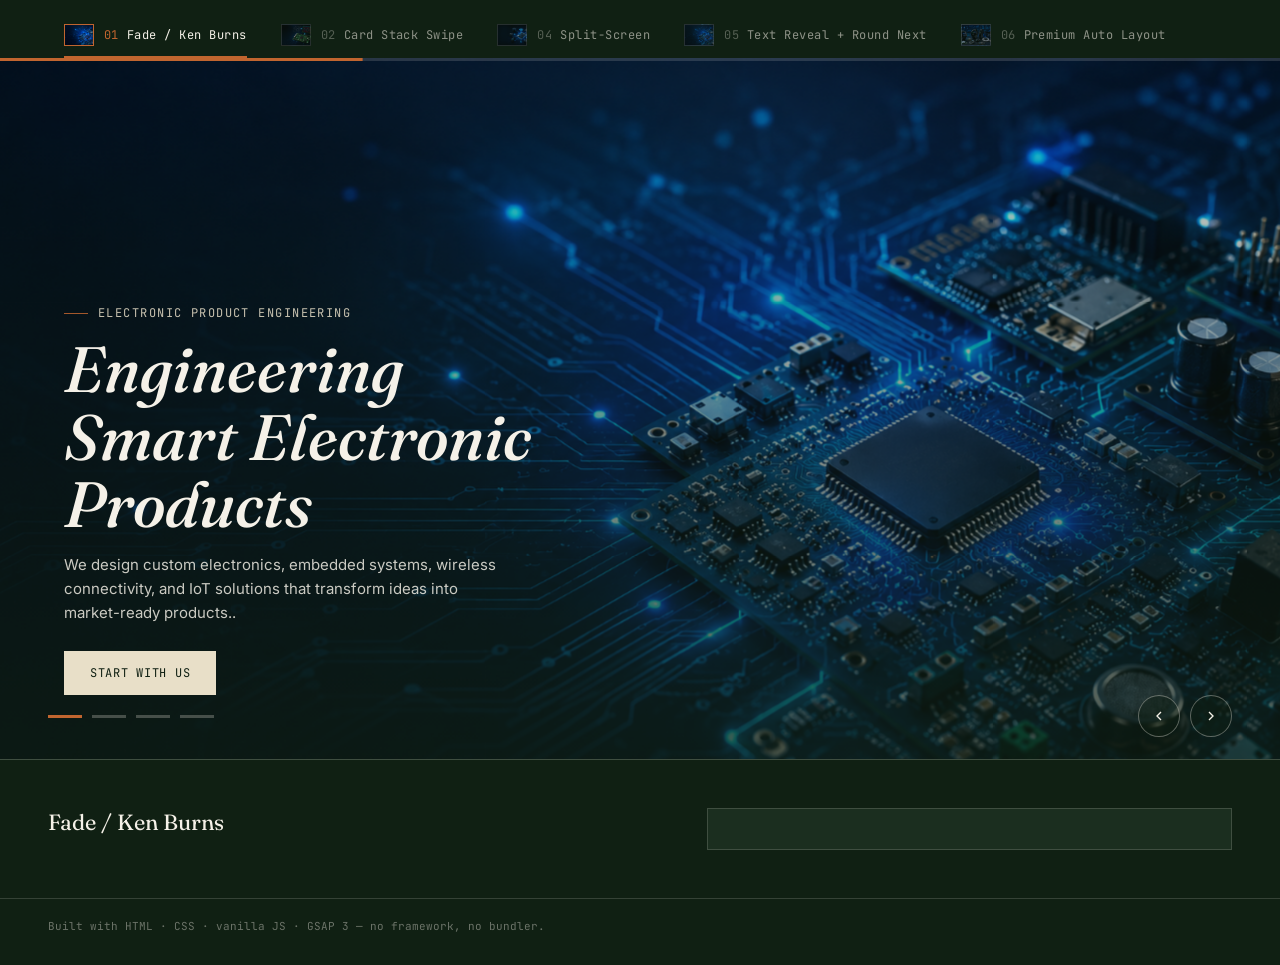
<file: sliders/index.html>
<!DOCTYPE html>
<html lang="en">
<head>
<meta charset="UTF-8">
<meta name="viewport" content="width=device-width, initial-scale=1.0">
<title>Trailhead — Hero Slider Lab</title>
<link rel="preconnect" href="https://fonts.googleapis.com">
<link href="https://fonts.googleapis.com/css2?family=Fraunces:ital,opsz,wght@0,9..144,400;0,9..144,600;1,9..144,500&family=Inter:wght@400;500;600&family=JetBrains+Mono:wght@400;500&display=swap" rel="stylesheet">
<script src="https://cdnjs.cloudflare.com/ajax/libs/gsap/3.12.5/gsap.min.js"></script>
<style>
  :root{
    --forest: #1B2E1F;
    --forest-deep: #102013;
    --sand: #E8DFC8;
    --sienna: #C1652F;
    --off-white: #F5F1E8;
    --charcoal: #232323;
    --line: rgba(245,241,232,0.16);
  }
  *{margin:0;padding:0;box-sizing:border-box;}
  html,body{background:var(--forest-deep);color:var(--off-white);font-family:'Inter',sans-serif;overflow-x:hidden;}
  ::selection{background:var(--sienna);color:var(--off-white);}

  .lab-header{
    display:flex;align-items:center;justify-content:space-between;
    padding:22px clamp(20px,4vw,48px);
    border-bottom:1px solid var(--line);
    background:var(--forest-deep);
    position:relative;z-index:20;
  }
  .brand{
    font-family:'Fraunces',serif;font-size:20px;letter-spacing:0.02em;
    display:flex;align-items:center;gap:10px;
  }
  .brand .mark{
    width:9px;height:9px;border-radius:50%;background:var(--sienna);
    box-shadow:0 0 0 4px rgba(193,101,47,0.18);
  }
  .lab-sub{
    font-family:'JetBrains Mono',monospace;font-size:11px;letter-spacing:0.08em;
    text-transform:uppercase;color:rgba(245,241,232,0.5);
  }

  .engine-tabs{
    display:flex;gap:2px;padding:14px clamp(20px,4vw,48px) 0;
    background:var(--forest-deep);position:relative;z-index:20;
    flex-wrap:wrap;
  }
  .engine-tab{
    font-family:'JetBrains Mono',monospace;font-size:12px;letter-spacing:0.04em;
    color:rgba(245,241,232,0.55);background:transparent;border:none;
    padding:10px 16px 12px;cursor:pointer;position:relative;
    transition:color .25s ease;
    display:flex;align-items:center;
  }
  .engine-tab:nth-child(3) {display:none}
  .tab-thumb{
    width:30px;height:22px;display:inline-block;background-size:cover;
    background-position:center;margin-right:10px;border:1px solid rgba(245,241,232,0.22);
    opacity:0.6;transition:opacity .25s ease, border-color .25s ease;flex-shrink:0;
  }
  .engine-tab.active .tab-thumb{opacity:1;border-color:var(--sienna);}
  .engine-tab .num{color:rgba(245,241,232,0.3);margin-right:8px;}
  .engine-tab:hover{color:var(--off-white);}
  .engine-tab.active{color:var(--off-white);}
  .engine-tab.active .num{color:var(--sienna);}
  .engine-tab::after{
    content:'';position:absolute;left:16px;right:16px;bottom:0;height:2px;
    background:var(--sienna);transform:scaleX(0);transform-origin:left;
    transition:transform .3s ease;
  }
  .engine-tab.active::after{transform:scaleX(1);}

  .stage{
    position:relative;width:100%;height:min(78vh,720px);min-height:460px;
    overflow:hidden;background:var(--forest);border-bottom:1px solid var(--line);
  }

  .progress-track{
    position:absolute;top:0;left:0;right:0;height:3px;
    background:rgba(245,241,232,0.15);z-index:8;
  }
  .progress-fill{
    height:100%;width:100%;background:var(--sienna);
    transform:scaleX(0);transform-origin:left;
  }
  .split-mode .progress-track{background:rgba(35,35,35,0.12);}

  .slide{
    position:absolute;inset:0;
    display:flex;align-items:flex-end;
    visibility:hidden;
  }
  .slide.is-visible{visibility:visible;}
  .slide-bg{
    position:absolute;inset:0;background-size:cover;background-position:center;
  }
  .slide-bg::after{
    content:'';position:absolute;inset:0;
    background:linear-gradient(180deg, rgba(16,32,19,0.15) 0%, rgba(16,32,19,0.75) 100%);
  }
  .slide-content{
    position:relative;z-index:2;padding:clamp(28px,5vw,64px);
    max-width:640px;
  }
  .slide-eyebrow{
    font-family:'JetBrains Mono',monospace;font-size:12px;letter-spacing:0.12em;
    text-transform:uppercase;color:var(--sand);opacity:0.85;margin-bottom:14px;
    display:flex;align-items:center;gap:10px;
  }
  .slide-eyebrow .dash{width:24px;height:1px;background:var(--sienna);}
  .slide-title{
    font-family:'Fraunces',serif;font-weight:500;font-style:italic;
    font-size:clamp(34px,5.5vw,64px);line-height:1.05;color:var(--off-white);
    margin-bottom:16px;
  }
  .slide-title .word-mask{overflow:hidden;display:inline-block;vertical-align:top;}
  .slide-title .word{display:inline-block;}
  .slide-title .letter{opacity:0;display:inline-block;}
  .slide-title .cursor{
    display:inline-block;width:3px;height:0.85em;background:var(--sienna);
    margin-left:4px;vertical-align:-0.08em;animation:blinkCursor 0.9s steps(1) infinite;
  }
  @keyframes blinkCursor{50%{opacity:0;}}
  .slide-desc{
    font-size:15px;line-height:1.6;color:rgba(245,241,232,0.82);
    max-width:440px;margin-bottom:26px;
  }
  .slide-cta{
    font-family:'JetBrains Mono',monospace;font-size:12px;letter-spacing:0.06em;
    text-transform:uppercase;color:var(--forest-deep);background:var(--sand);
    border:none;padding:14px 26px;cursor:pointer;
    transition:background .2s ease, transform .2s ease;
  }
  .slide-cta:hover{background:var(--off-white);transform:translateY(-2px);}

  .stage.split-mode{background:var(--off-white);}
  .split-track{position:absolute;inset:0;display:flex;}
  .split-half{position:relative;flex:1;overflow:hidden;}
  .split-half.text-side{
    background:var(--off-white);color:var(--charcoal);
    display:flex;align-items:center;padding:clamp(24px,4vw,56px);
  }
  .split-half.text-side .slide-title,.split-half.text-side .slide-desc{color:var(--charcoal);}
  .split-half.text-side .slide-eyebrow{color:var(--sienna);}
  .split-half.text-side .slide-cta{background:var(--charcoal);color:var(--off-white);}
  .split-half.image-side{background-size:cover;background-position:center;}

  .stage-controls{
    position:absolute;left:0;right:0;bottom:0;z-index:5;
    display:flex;align-items:center;justify-content:space-between;
    padding:0 clamp(20px,4vw,48px) 22px;
  }
  .trail{display:flex;align-items:center;gap:10px;}
  .trail-marker{
    position:relative;width:34px;height:3px;background:rgba(245,241,232,0.25);
    cursor:pointer;overflow:hidden;
  }
  .trail-marker .fill{
    position:absolute;inset:0;background:var(--sienna);transform:scaleX(0);
    transform-origin:left;
  }
  .trail-marker.active .fill{transform:scaleX(1);}

  .arrows{display:flex;gap:10px;align-items:center;}
  .arrow-btn{
    width:42px;height:42px;border-radius:50%;border:1px solid rgba(245,241,232,0.35);
    background:rgba(16,32,19,0.35);color:var(--off-white);
    display:flex;align-items:center;justify-content:center;cursor:pointer;
    transition:border-color .2s ease, background .2s ease;
  }
  .arrow-btn:hover{border-color:var(--sienna);background:rgba(193,101,47,0.25);}
  .arrow-btn svg{width:16px;height:16px;}
  .split-mode .arrow-btn{border-color:rgba(35,35,35,0.3);color:var(--charcoal);background:rgba(232,223,200,0.5);}
  .split-mode .trail-marker{background:rgba(35,35,35,0.18);}

  .next-round{
    width:74px;height:74px;border-radius:50%;border:2px solid var(--off-white);
    background-size:cover;background-position:center;position:relative;
    cursor:pointer;overflow:hidden;flex-shrink:0;
    box-shadow:0 6px 20px rgba(0,0,0,0.35);
    transition:transform .25s ease;
  }
  .next-round:hover{transform:scale(1.06);}
  .next-round .veil{
    position:absolute;inset:0;background:rgba(16,32,19,0.4);
    display:flex;align-items:center;justify-content:center;
    font-family:'JetBrains Mono',monospace;font-size:9.5px;letter-spacing:0.06em;
    text-transform:uppercase;color:var(--off-white);
    transition:background .25s ease;
  }
  .next-round:hover .veil{background:rgba(16,32,19,0.15);}
  .next-round-wrap{display:flex;align-items:center;gap:12px;}
  .next-round-label{
    font-family:'JetBrains Mono',monospace;font-size:11px;letter-spacing:0.06em;
    text-transform:uppercase;color:rgba(245,241,232,0.65);
  }

  /* ---------- Premium auto layout ---------- */
  .stage.auto-mode .stage-controls{display:none;}
  .auto-slide{position:absolute;inset:0;}
  .auto-slide .slide-bg{position:absolute;inset:0;background-size:cover;background-position:center;}
  .auto-slide .slide-bg::after{
    content:'';position:absolute;inset:0;
    background:
      linear-gradient(90deg, rgba(16,32,19,0.6) 0%, rgba(16,32,19,0.1) 32%, rgba(16,32,19,0.05) 68%, rgba(16,32,19,0.55) 100%),
      linear-gradient(180deg, rgba(16,32,19,0.05) 0%, rgba(16,32,19,0.45) 100%);
  }
  .auto-layout{position:relative;z-index:2;height:100%;display:flex;}
  .auto-left{
    width:clamp(220px,26%,340px);display:flex;flex-direction:column;justify-content:center;
    padding:0 clamp(20px,3vw,40px);gap:14px;flex-shrink:0;
  }
  .auto-spec{
    font-family:'JetBrains Mono',monospace;font-size:12px;letter-spacing:0.05em;
    color:var(--sand);opacity:0.85;
  }
  .auto-center{
    flex:1;display:flex;align-items:center;justify-content:center;
    position:relative;overflow:hidden;padding:0 16px;
  }
  .auto-title-wrap{position:relative;overflow:visible;text-align:center;}
  .auto-title{
    font-family:'Inter',sans-serif;font-weight:700;text-transform:uppercase;
    letter-spacing:0.06em;font-size:108px;line-height:0.95;
    color:var(--off-white);white-space:nowrap;
    will-change:clip-path;
  }
  .auto-right{
    width:clamp(90px,9%,130px);display:flex;flex-direction:column;justify-content:center;
    gap:14px;padding:24px 16px;border-left:1px solid rgba(245,241,232,0.12);flex-shrink:0;
  }
  .auto-thumb{
    position:relative;width:100%;aspect-ratio:4/3;background-size:cover;background-position:center;
    cursor:pointer;border:1px solid rgba(245,241,232,0.25);opacity:0.5;
    transition:opacity .25s ease, border-color .25s ease;
  }
  .auto-thumb:hover{opacity:0.85;}
  .auto-thumb.active{opacity:1;border-color:var(--sienna);}
  .auto-thumb-label{
    position:absolute;left:0;right:0;bottom:0;padding:4px 5px;
    font-family:'JetBrains Mono',monospace;font-size:8px;letter-spacing:0.03em;
    background:rgba(16,32,19,0.7);color:var(--off-white);text-transform:uppercase;
  }
  @media(max-width:760px){
    .auto-left{width:auto;position:absolute;left:16px;bottom:16px;top:auto;padding:0;}
    .auto-right{width:64px;}
    .auto-title{font-size:clamp(36px,14vw,80px);}
  }

  /* ---------- Card stack swipe ---------- */
  .stack-layout{position:absolute;inset:0;display:flex;align-items:center;justify-content:center;}
  .stack-hint{
    position:absolute;top:20px;right:clamp(20px,4vw,48px);z-index:9;
    font-family:'JetBrains Mono',monospace;font-size:11px;letter-spacing:0.05em;
    color:rgba(245,241,232,0.55);text-transform:uppercase;
    display:flex;align-items:center;gap:8px;pointer-events:none;
  }
  .stack-hint .dot{width:5px;height:5px;border-radius:50%;background:var(--sienna);}
  .stack-card{
    position:absolute;width:min(600px,74%);height:80%;border-radius:20px;overflow:hidden;
    box-shadow:0 30px 70px rgba(0,0,0,0.5);cursor:pointer;
    background-size:cover;background-position:center;
    display:flex;align-items:flex-end;
  }
  .stack-card::after{
    content:'';position:absolute;inset:0;
    background:linear-gradient(180deg, rgba(16,32,19,0.05) 0%, rgba(16,32,19,0.82) 100%);
  }
  .stack-card .slide-content{position:relative;z-index:2;padding:clamp(24px,4vw,44px);max-width:520px;}

  .notes{
    padding:clamp(24px,4vw,48px);border-bottom:1px solid var(--line);
    display:grid;grid-template-columns:1fr;gap:18px;
  }
  @media(min-width:800px){.notes{grid-template-columns:1.1fr 0.9fr;}}
  .notes h3{
    font-family:'Fraunces',serif;font-weight:400;font-size:22px;margin-bottom:10px;
  }
  .notes p{font-size:14px;line-height:1.7;color:rgba(245,241,232,0.75);max-width:560px;}
  .notes code{
    font-family:'JetBrains Mono',monospace;background:rgba(245,241,232,0.08);
    padding:2px 6px;border-radius:3px;font-size:12.5px;color:var(--sand);
  }
  .tag-row{display:flex;gap:8px;flex-wrap:wrap;margin-top:14px;}
  .tag{
    font-family:'JetBrains Mono',monospace;font-size:11px;letter-spacing:0.04em;
    padding:6px 10px;border:1px solid var(--line);color:rgba(245,241,232,0.7);
  }
  pre.snippet{
    background:var(--forest);border:1px solid var(--line);padding:16px 18px;
    font-family:'JetBrains Mono',monospace;font-size:12px;line-height:1.7;
    color:var(--sand);overflow-x:auto;white-space:pre;
  }
  footer{
    padding:20px clamp(20px,4vw,48px) 32px;
    font-family:'JetBrains Mono',monospace;font-size:11px;color:rgba(245,241,232,0.4);
  }
</style>
</head>
<body>
<nav class="engine-tabs" id="engineTabs"></nav>

<section class="stage" id="stage">
  <div class="progress-track"><div class="progress-fill" id="progressFill"></div></div>
  <div class="stage-controls">
    <div class="trail" id="trail"></div>
    <div class="arrows" id="controlsArea"></div>
  </div>
</section>

<section class="notes" id="notesPanel">
  <div>
    <h3 id="notesTitle">Fade / Ken Burns</h3>
    <p id="notesBody"></p>
    <div class="tag-row" id="notesTags"></div>
  </div>
  <pre class="snippet" id="notesSnippet"></pre>
</section>

<footer>Built with HTML · CSS · vanilla JS · GSAP 3 — no framework, no bundler.</footer>

<script>
const IMAGES = [
  "background-1.png",
  "background-02.png",
  "background-04.png",
  "background-03.png"
];

const KENBURNS_IMAGES = [
  "background-1.png",
  "background-02.png",
  "background-04.png",
  "background-03.png"
];

const CAR_IMAGES = [
  "smart-wearable.png",
  "smart-home.png",
  "smart-monitor.png",
  "smart-farm.png"
];

const CAR_CONTENT = [
  { eyebrow: "Smart Device", title: "WEARABLE", spec: "0–100 km/h in 3.4s", desc: "Carbon-shell coupe built for the mountain road, not the showroom floor.", cta: "Configure" },
  { eyebrow: "Smart Sensor", title: "SMARTHOME", spec: "612 hp · rear-wheel drive", desc: "Open-top, naturally aspirated, tuned for the sound as much as the speed.", cta: "Configure" },
  { eyebrow: "Connected Device", title: "MONITOR", spec: "Adaptive air suspension", desc: "Grand touring reworked — four seats, one purpose.", cta: "Configure" },
  { eyebrow: "Smart Agriculture", title: "SMARTFARM", spec: "480km range · silent launch", desc: "Electric performance without the performance theatre.", cta: "Configure" }
];

const CONTENT = [
  { eyebrow: "Electronic Product Engineering", title: "Engineering Smart Electronic Products", desc: "We design custom electronics, embedded systems, wireless connectivity, and IoT solutions that transform ideas into market-ready products..", cta: "START WITH US" },
  { eyebrow: "Connected Product Development", title: "Build Connected Electronic Products", desc: "From hardware design and embedded firmware to smart connectivity, we engineer reliable products for modern markets.", cta: "CONSULT WITH US" },
  { eyebrow: "CONCEPT REALIZATION", title: "Complete Product Design Services", desc: "Helping startups, OEMs, and enterprises develop intelligent electronic products with end-to-end engineering expertise.", cta: "Let's Build Together" },
  { eyebrow: "EMBEDDED SYSTEMS DESIGN", title: "Smarter and Secured wireless devices", desc: "Complete electronic product development including PCB design, embedded software, wireless communication, and manufacturing support.", cta: "SUCCESS TOGETHER" }
];

const ENGINES = [
  { key: "fade",       label: "Fade / Ken Burns" },
  { key: "stack",      label: "Card Stack Swipe" },
  { key: "kenburns",   label: "Ken Burns Only" },
  { key: "split",      label: "Split-Screen" },
  { key: "textreveal", label: "Text Reveal + Round Next" },
  { key: "auto",       label: "Premium Auto Layout" }
];

const ENGINE_NOTES = {
  fade: {
    title: "Fade / Ken Burns",
    body: `Slides crossfade using GSAP's <code>gsap.to(opacity)</code> tween while a slow background-scale animation runs underneath — the two effects are independent, which is why this reads as the "premium" combo on hospitality and agency sites.`,
    tags: ["GSAP timeline", "opacity crossfade", "6s scale(1→1.12)"],
    snippet: `gsap.to(currentSlide, { opacity: 0, duration: 0.9 });
gsap.to(nextSlide,    { opacity: 1, duration: 0.9 });
gsap.to(nextSlide.querySelector('.slide-bg'),
  { scale: 1.12, duration: 6, ease: 'none' });`
  },
  stack: {
    title: "Card Stack Swipe",
    body: `Instead of one background rotating, four cards sit fanned behind each other like a physical deck. Tap the front card (or use the arrows) and it flies off to the right while the rest of the stack shifts forward one position — the card that flew off reappears silently at the back, fully hidden, ready for its next turn. Nothing here is a "background slider" anymore; it's an object you're handling.`,
    tags: ["fanned depth stack", "fly-off + re-insert", "tap-front-card-to-advance"],
    snippet: `// card that was on top flies away, then jumps to the back
gsap.timeline()
  .to(frontCard, { x: 620, rotate: 20, opacity: 0, duration: 0.45 })
  .set(frontCard, { ...backOfStackTransform, opacity: 0 })
  .to(frontCard, { opacity: 0, duration: 0.4 });
// everyone else just steps forward one depth
gsap.to(otherCard, { ...nextDepthTransform, duration: 0.5 });`
  },
  kenburns: {
    title: "Ken Burns Only",
    body: `No transition trick — one slide is visible at a time and the background just slowly zooms and drifts. The title now types itself in letter by letter with a blinking cursor, rather than just fading as a block, which draws the eye before the zoom has time to feel slow.`,
    tags: ["single active slide", "scale + translate drift", "letter-stagger typewriter"],
    snippet: `gsap.fromTo(bg,
  { scale: 1, x: 0 },
  { scale: 1.15, x: -20, duration: 12, ease: 'sine.out' }
);
gsap.to(letters, { opacity: 1, duration: 0.04,
  stagger: 0.035, ease: 'none' }); // typed reveal`
  },
  split: {
    title: "Split-Screen",
    body: `The hero is divided into two panes — static text on the left, a rotating image on the right. Only the image side animates, which keeps the layout calm and is why this pattern is common on fashion and product sites.`,
    tags: ["2-column layout", "image-only rotation", "fade on image side"],
    snippet: `// text side never re-renders
gsap.to(imageSide.querySelector('.slide-bg'),
  { opacity: 0, duration: 0.5, onComplete: swapImage });`
  },
  textreveal: {
    title: "Text Reveal + Round Next Preview",
    body: `Each word is wrapped in an overflow-hidden mask and slides up on a stagger, instead of the whole block just fading in. Navigation drops the arrow icons entirely — the "next" control is a round thumbnail of the upcoming slide itself, so the person can see what they're about to click before they click it.`,
    tags: ["word-mask stagger", "no prev/next icons", "circular image preview"],
    snippet: `gsap.fromTo(words,
  { yPercent: 110 },
  { yPercent: 0, duration: 0.7, stagger: 0.05, ease: 'power3.out' }
);
nextRoundBtn.style.backgroundImage = \`url(\${IMAGES[nextIndex]})\`;`
  },
  auto: {
    title: "Premium Auto Layout",
    body: `The layout automotive brands use: a fixed 3-column frame — small spec block pinned left, a huge model name centered, a vertical thumbnail rail pinned right. The background snaps in with a scale-down on entry, then keeps a slow continuous drift the whole time it's on screen. The title itself is clip-path'd down to a thin horizontal sliver, then the clip expands outward to the full letterform — no overlay bars, no color to get wrong, the reveal is the text's own edge.`,
    tags: ["3-column fixed frame", "clip-path reveal", "image scale-in + drift", "click-through thumbnail rail"],
    snippet: `gsap.set(title, { clipPath: 'inset(50% 0% 50% 0%)' });
gsap.timeline()
  .to(bg,    { scale: 1, duration: 1.6, ease: 'power2.out' }, 0)
  .to(title, { clipPath: 'inset(0% 0% 0% 0%)',
               scale: 1, duration: 0.9, ease: 'power3.inOut' }, 0.15);`
  }
};

let currentEngine = "fade";
let currentIndex = 0;
let autoplayTimer = null;
const AUTOPLAY_MS = 5500;
const stage = document.getElementById("stage");
const trail = document.getElementById("trail");
const controlsArea = document.getElementById("controlsArea");
const progressFill = document.getElementById("progressFill");

function buildTabs(){
  const nav = document.getElementById("engineTabs");
  nav.innerHTML = ENGINES.map((e, i) => `
    <button class="engine-tab${e.key===currentEngine?' active':''}" data-engine="${e.key}">
      <span class="tab-thumb" style="background-image:url('${e.key === "auto" ? CAR_IMAGES[0] : IMAGES[i % IMAGES.length]}')"></span>
      <span class="num">0${i+1}</span>${e.label}
    </button>
  `).join("");
}

function buildTrail(){
  trail.innerHTML = "";
  CONTENT.forEach((_, i) => {
    const m = document.createElement("div");
    m.className = "trail-marker" + (i === currentIndex ? " active" : "");
    m.innerHTML = '<div class="fill"></div>';
    m.addEventListener("click", () => { goTo(i); resetAutoplay(); });
    trail.appendChild(m);
  });
}
function updateTrail(){
  [...trail.children].forEach((m, i) => m.classList.toggle("active", i === currentIndex));
}

function wrapWords(title){
  return title.split(" ").map(w => `<span class="word-mask"><span class="word">${w}&nbsp;</span></span>`).join("");
}

function wrapLetters(title){
  const letters = title.split("").map(ch => ch === " " ? " " : `<span class="letter">${ch}</span>`).join("");
  return letters + '<span class="cursor"></span>';
}

function renderControls(){
  if(currentEngine === "textreveal"){
    const nextIndex = (currentIndex + 1) % CONTENT.length;
    controlsArea.innerHTML = `
      <div class="next-round-wrap">
        <span class="next-round-label">Next stop</span>
        <div class="next-round" id="nextRoundBtn" style="background-image:url('${IMAGES[nextIndex]}')">
          <div class="veil">Next</div>
        </div>
      </div>
    `;
    document.getElementById("nextRoundBtn").addEventListener("click", () => { goTo(currentIndex + 1); resetAutoplay(); });
  } else {
    controlsArea.innerHTML = `
      <button class="arrow-btn" id="prevBtn" aria-label="Previous slide">
        <svg viewBox="0 0 24 24" fill="none" stroke="currentColor" stroke-width="2"><path d="M15 18l-6-6 6-6"/></svg>
      </button>
      <button class="arrow-btn" id="nextBtn" aria-label="Next slide">
        <svg viewBox="0 0 24 24" fill="none" stroke="currentColor" stroke-width="2"><path d="M9 18l6-6-6-6"/></svg>
      </button>
    `;
    document.getElementById("nextBtn").addEventListener("click", () => { goTo(currentIndex + 1); resetAutoplay(); });
    document.getElementById("prevBtn").addEventListener("click", () => { goTo(currentIndex - 1); resetAutoplay(); });
  }
}

function renderStage(){
  stage.classList.toggle("split-mode", currentEngine === "split");
  stage.classList.toggle("auto-mode", currentEngine === "auto");
  stage.querySelectorAll(".slide, .split-track, .auto-slide, .stack-layout, .stack-hint").forEach(el => el.remove());

  if(currentEngine === "auto"){
    const wrap = renderAutoSlide(currentIndex);
    stage.insertBefore(wrap, stage.querySelector(".stage-controls"));
    attachAutoRailEvents(wrap);
    playAutoReveal(wrap);
  } else if(currentEngine === "stack"){
    const hint = document.createElement("div");
    hint.className = "stack-hint";
    hint.innerHTML = '<span class="dot"></span>Tap the front card';
    stage.insertBefore(hint, stage.querySelector(".stage-controls"));
    const wrap = document.createElement("div");
    wrap.className = "stack-layout";
    CONTENT.forEach((c, i) => {
      const card = document.createElement("div");
      card.className = "stack-card";
      card.dataset.index = i;
      card.style.backgroundImage = `url('${IMAGES[i]}')`;
      card.innerHTML = `
        <div class="slide-content">
          <div class="slide-eyebrow"><span class="dash"></span>${c.eyebrow}</div>
          <div class="slide-title">${c.title}</div>
          <div class="slide-desc">${c.desc}</div>
          <button class="slide-cta">${c.cta}</button>
        </div>
      `;
      card.addEventListener("click", () => {
        if(parseInt(card.dataset.index, 10) === currentIndex){
          goTo(currentIndex + 1);
          resetAutoplay();
        }
      });
      wrap.appendChild(card);
    });
    stage.insertBefore(wrap, stage.querySelector(".stage-controls"));
    layoutStackCards(null);
  } else if(currentEngine === "split"){
    const track = document.createElement("div");
    track.className = "split-track";
    track.innerHTML = `
      <div class="split-half text-side" id="textSide"></div>
      <div class="split-half image-side" id="imageSide" style="background-image:url('${IMAGES[currentIndex]}')"></div>
    `;
    stage.insertBefore(track, stage.querySelector(".progress-track").nextSibling);
    renderTextSide();
  } else if(currentEngine === "textreveal"){
    CONTENT.forEach((c, i) => {
      const slide = document.createElement("div");
      slide.className = "slide" + (i === currentIndex ? " is-visible" : "");
      slide.style.opacity = i === currentIndex ? 1 : 0;
      slide.dataset.index = i;
      slide.innerHTML = `
        <div class="slide-bg" style="background-image:url('${IMAGES[i]}')"></div>
        <div class="slide-content">
          <div class="slide-eyebrow"><span class="dash"></span>${c.eyebrow}</div>
          <div class="slide-title">${wrapWords(c.title)}</div>
          <div class="slide-desc">${c.desc}</div>
          <button class="slide-cta">${c.cta}</button>
        </div>
      `;
      stage.appendChild(slide);
    });
    stage.insertBefore(stage.querySelector(`.slide[data-index="${currentIndex}"]`), stage.querySelector(".stage-controls"));
    playTextReveal(currentIndex);
  } else {
    CONTENT.forEach((c, i) => {
      const slide = document.createElement("div");
      slide.className = "slide" + (i === currentIndex ? " is-visible" : "");
      slide.style.opacity = i === currentIndex ? 1 : 0;
      slide.dataset.index = i;
      const imgSrc = currentEngine === "kenburns" ? KENBURNS_IMAGES[i % KENBURNS_IMAGES.length] : IMAGES[i];
      const titleMarkup = currentEngine === "kenburns" ? wrapLetters(c.title) : c.title;
      slide.innerHTML = `
        <div class="slide-bg" style="background-image:url('${imgSrc}')"></div>
        <div class="slide-content">
          <div class="slide-eyebrow"><span class="dash"></span>${c.eyebrow}</div>
          <div class="slide-title">${titleMarkup}</div>
          <div class="slide-desc">${c.desc}</div>
          <button class="slide-cta">${c.cta}</button>
        </div>
      `;
      stage.insertBefore(slide, stage.querySelector(".stage-controls"));
    });
    if(currentEngine === "fade" || currentEngine === "kenburns"){
      const bg = stage.querySelector(`.slide[data-index="${currentIndex}"] .slide-bg`);
      animateKenBurns(bg);
    }
    if(currentEngine === "kenburns"){
      playTypedTitle(currentIndex);
    }
  }
  buildTrail();
  renderControls();
 
  playProgress();
}

function renderTextSide(){
  const c = CONTENT[currentIndex];
  const textSide = document.getElementById("textSide");
  textSide.innerHTML = `
    <div class="slide-content" style="padding:0;max-width:420px;">
      <div class="slide-eyebrow"><span class="dash"></span>${c.eyebrow}</div>
      <div class="slide-title">${c.title}</div>
      <div class="slide-desc">${c.desc}</div>
      <button class="slide-cta">${c.cta}</button>
    </div>
  `;
  gsap.fromTo(textSide.querySelector(".slide-content"), {opacity:0, y:12}, {opacity:1, y:0, duration:0.5});
}

function animateKenBurns(bg){
  gsap.killTweensOf(bg);
  gsap.fromTo(bg, { scale: 1, x: 0 }, { scale: 1.15, x: -20, duration: 12, ease: "sine.out" });
}

function buildAutoRail(activeIndex){
  return CAR_CONTENT.map((c, i) => `
    <div class="auto-thumb${i===activeIndex?' active':''}" data-index="${i}" style="background-image:url('${CAR_IMAGES[i % CAR_IMAGES.length]}')">
      <span class="auto-thumb-label">${c.title}</span>
    </div>
  `).join("");
}

function renderAutoSlide(index){
  const c = CAR_CONTENT[index];
  const img = CAR_IMAGES[index % CAR_IMAGES.length];
  const wrap = document.createElement("div");
  wrap.className = "auto-slide";
  wrap.innerHTML = `
    <div class="slide-bg" id="autoBg" style="background-image:url('${img}')"></div>
    <div class="auto-layout">
      <div class="auto-left">
        <div class="slide-eyebrow"><span class="dash"></span>${c.eyebrow}</div>
        <div class="auto-spec">${c.spec}</div>
        <div class="slide-desc">${c.desc}</div>
        <button class="slide-cta">${c.cta}</button>
      </div>
      <div class="auto-center">
        <div class="auto-title-wrap">
          <div class="auto-title" id="autoTitle">${c.title}</div>
        </div>
      </div>
      <div class="auto-right" id="autoRail">${buildAutoRail(index)}</div>
    </div>
  `;
  return wrap;
}

function attachAutoRailEvents(wrap){
  wrap.querySelectorAll(".auto-thumb").forEach(el => {
    el.addEventListener("click", () => {
      goTo(parseInt(el.dataset.index, 10));
      resetAutoplay();
    });
  });
}

function playAutoReveal(wrap){
  const bg = wrap.querySelector("#autoBg");
  const title = wrap.querySelector("#autoTitle");
  gsap.set(bg, { scale: 1.18 });
  gsap.set(title, { clipPath: "inset(50% 0% 50% 0%)", scale: 1.04, opacity: 1 });
  gsap.timeline()
    .to(bg,    { scale: 1, duration: 1.6, ease: "power2.out" }, 0)
    .to(title, { clipPath: "inset(0% 0% 0% 0%)", scale: 1, duration: 0.9, ease: "power3.inOut" }, 0.15);
  gsap.to(bg, { scale: 1.08, duration: 10, delay: 1.6, ease: "sine.inOut" });
}

const STACK_DEPTH_STYLES = [
  { x: 0,  y: 0,   rotate: 0,   scale: 1,    opacity: 1,    z: 40, textOpacity: 1 },
  { x: 34, y: -22, rotate: -5,  scale: 0.94, opacity: 0.95, z: 30, textOpacity: 0 },
  { x: 60, y: -40, rotate: -9,  scale: 0.88, opacity: 0.85, z: 20, textOpacity: 0 },
  { x: 82, y: -56, rotate: -13, scale: 0.82, opacity: 0,    z: 10, textOpacity: 0 }
];

function layoutStackCards(prevIndex){
  const total = CONTENT.length;
  const cards = stage.querySelectorAll(".stack-card");
  cards.forEach(card => {
    const i = parseInt(card.dataset.index, 10);
    const depth = (i - currentIndex + total) % total;
    const s = STACK_DEPTH_STYLES[depth] || STACK_DEPTH_STYLES[STACK_DEPTH_STYLES.length - 1];
    const textEl = card.querySelector(".slide-content");
    if(prevIndex !== null && i === prevIndex){
      gsap.set(textEl, { opacity: 0 });
      gsap.timeline()
        .to(card, { x: 620, y: -60, rotate: 20, opacity: 0, zIndex: 50, duration: 0.45, ease: "power2.in" })
        .set(card, { x: s.x, y: s.y, rotate: s.rotate, scale: s.scale, zIndex: s.z })
        .to(card, { opacity: s.opacity, duration: 0.4, ease: "power2.out" });
    } else {
      gsap.to(card, { x: s.x, y: s.y, rotate: s.rotate, scale: s.scale, opacity: s.opacity, zIndex: s.z, duration: 0.5, ease: "power2.out" });
      gsap.to(textEl, { opacity: s.textOpacity, duration: 0.35, delay: prevIndex !== null ? 0.3 : 0 });
    }
  });
}

function playTypedTitle(index){
  const slide = stage.querySelector(`.slide[data-index="${index}"]`);
  if(!slide) return;
  const letters = slide.querySelectorAll(".letter");
  gsap.killTweensOf(letters);
  gsap.set(letters, { opacity: 0 });
  gsap.to(letters, { opacity: 1, duration: 0.04, stagger: 0.035, ease: "none" });
}

function playTextReveal(index){
  const slide = stage.querySelector(`.slide[data-index="${index}"]`);
  if(!slide) return;
  const words = slide.querySelectorAll(".word");
  gsap.killTweensOf(words);
  gsap.fromTo(words, { yPercent: 110 }, { yPercent: 0, duration: 0.7, stagger: 0.05, ease: "power3.out" });
  gsap.fromTo(slide.querySelector(".slide-desc"), {opacity:0, y:10}, {opacity:1, y:0, duration:0.6, delay:0.25});
  gsap.fromTo(slide.querySelector(".slide-cta"), {opacity:0, y:10}, {opacity:1, y:0, duration:0.6, delay:0.38});
  animateKenBurns(slide.querySelector(".slide-bg"));
}

function playProgress(){
  gsap.killTweensOf(progressFill);
  gsap.set(progressFill, { scaleX: 0 });
  gsap.to(progressFill, { scaleX: 1, duration: AUTOPLAY_MS/1000, ease: "none" });
}

function goTo(index){
  const prevIndex = currentIndex;
  currentIndex = (index + CONTENT.length) % CONTENT.length;
  if(currentIndex === prevIndex){ playProgress(); return; }

  if(currentEngine === "fade"){
    const slides = stage.querySelectorAll(".slide");
    const prev = slides[prevIndex], next = slides[currentIndex];
    next.classList.add("is-visible");
    gsap.to(prev, { opacity: 0, duration: 0.9 });
    gsap.to(next, { opacity: 1, duration: 0.9 });
    animateKenBurns(next.querySelector(".slide-bg"));
    setTimeout(() => prev.classList.remove("is-visible"), 900);
  } else if(currentEngine === "kenburns"){
    const slides = stage.querySelectorAll(".slide");
    const prev = slides[prevIndex], next = slides[currentIndex];
    next.classList.add("is-visible");
    gsap.to(prev, { opacity: 0, duration: 1.1 });
    gsap.to(next, { opacity: 1, duration: 1.1 });
    animateKenBurns(next.querySelector(".slide-bg"));
    playTypedTitle(currentIndex);
    setTimeout(() => prev.classList.remove("is-visible"), 1100);
  } else if(currentEngine === "slide"){
    const slides = stage.querySelectorAll(".slide");
    slides.forEach((s, i) => {
      gsap.to(s, { xPercent: (i - currentIndex) * 100, duration: 0.7, ease: "power2.inOut" });
    });
  } else if(currentEngine === "split"){
    const imageSide = document.getElementById("imageSide");
    const newBg = document.createElement("div");
    newBg.className = "split-half image-side";
    newBg.style.backgroundImage = `url('${IMAGES[currentIndex]}')`;
    newBg.style.position = "absolute";
    newBg.style.inset = "0";
    newBg.style.opacity = "0";
    imageSide.style.position = "relative";
    imageSide.appendChild(newBg);
    gsap.to(newBg, { opacity: 1, duration: 0.6, onComplete: () => {
      imageSide.style.backgroundImage = `url('${IMAGES[currentIndex]}')`;
      newBg.remove();
    }});
    renderTextSide();
  } else if(currentEngine === "textreveal"){
    const slides = stage.querySelectorAll(".slide");
    const prev = slides[prevIndex], next = slides[currentIndex];
    next.classList.add("is-visible");
    gsap.to(prev, { opacity: 0, duration: 0.5 });
    gsap.to(next, { opacity: 1, duration: 0.5 });
    playTextReveal(currentIndex);
    setTimeout(() => prev.classList.remove("is-visible"), 500);
  } else if(currentEngine === "auto"){
    const old = stage.querySelector(".auto-slide");
    if(old) old.remove();
    const wrap = renderAutoSlide(currentIndex);
    stage.insertBefore(wrap, stage.querySelector(".stage-controls"));
    attachAutoRailEvents(wrap);
    playAutoReveal(wrap);
  } else if(currentEngine === "stack"){
    layoutStackCards(prevIndex);
  }

  updateTrail();
  renderControls();
  playProgress();
}

function updateNotes(){
  const n = ENGINE_NOTES[currentEngine];
  document.getElementById("notesTitle").textContent = n.title;
  document.getElementById("notesBody").innerHTML = n.body;
  document.getElementById("notesSnippet").textContent = n.snippet;
  document.getElementById("notesTags").innerHTML = n.tags.map(t => `<span class="tag">${t}</span>`).join("");
}

function resetAutoplay(){
  clearInterval(autoplayTimer);
  autoplayTimer = setInterval(() => goTo(currentIndex + 1), AUTOPLAY_MS);
}

document.getElementById("engineTabs").addEventListener("click", (e) => {
  const btn = e.target.closest(".engine-tab");
  if(!btn) return;
  document.querySelectorAll(".engine-tab").forEach(t => t.classList.remove("active"));
  btn.classList.add("active");
  currentEngine = btn.dataset.engine;
  currentIndex = 0;
  renderStage();
  resetAutoplay();
});

buildTabs();
renderStage();
resetAutoplay();
</script>

</body>
</html>
</file>
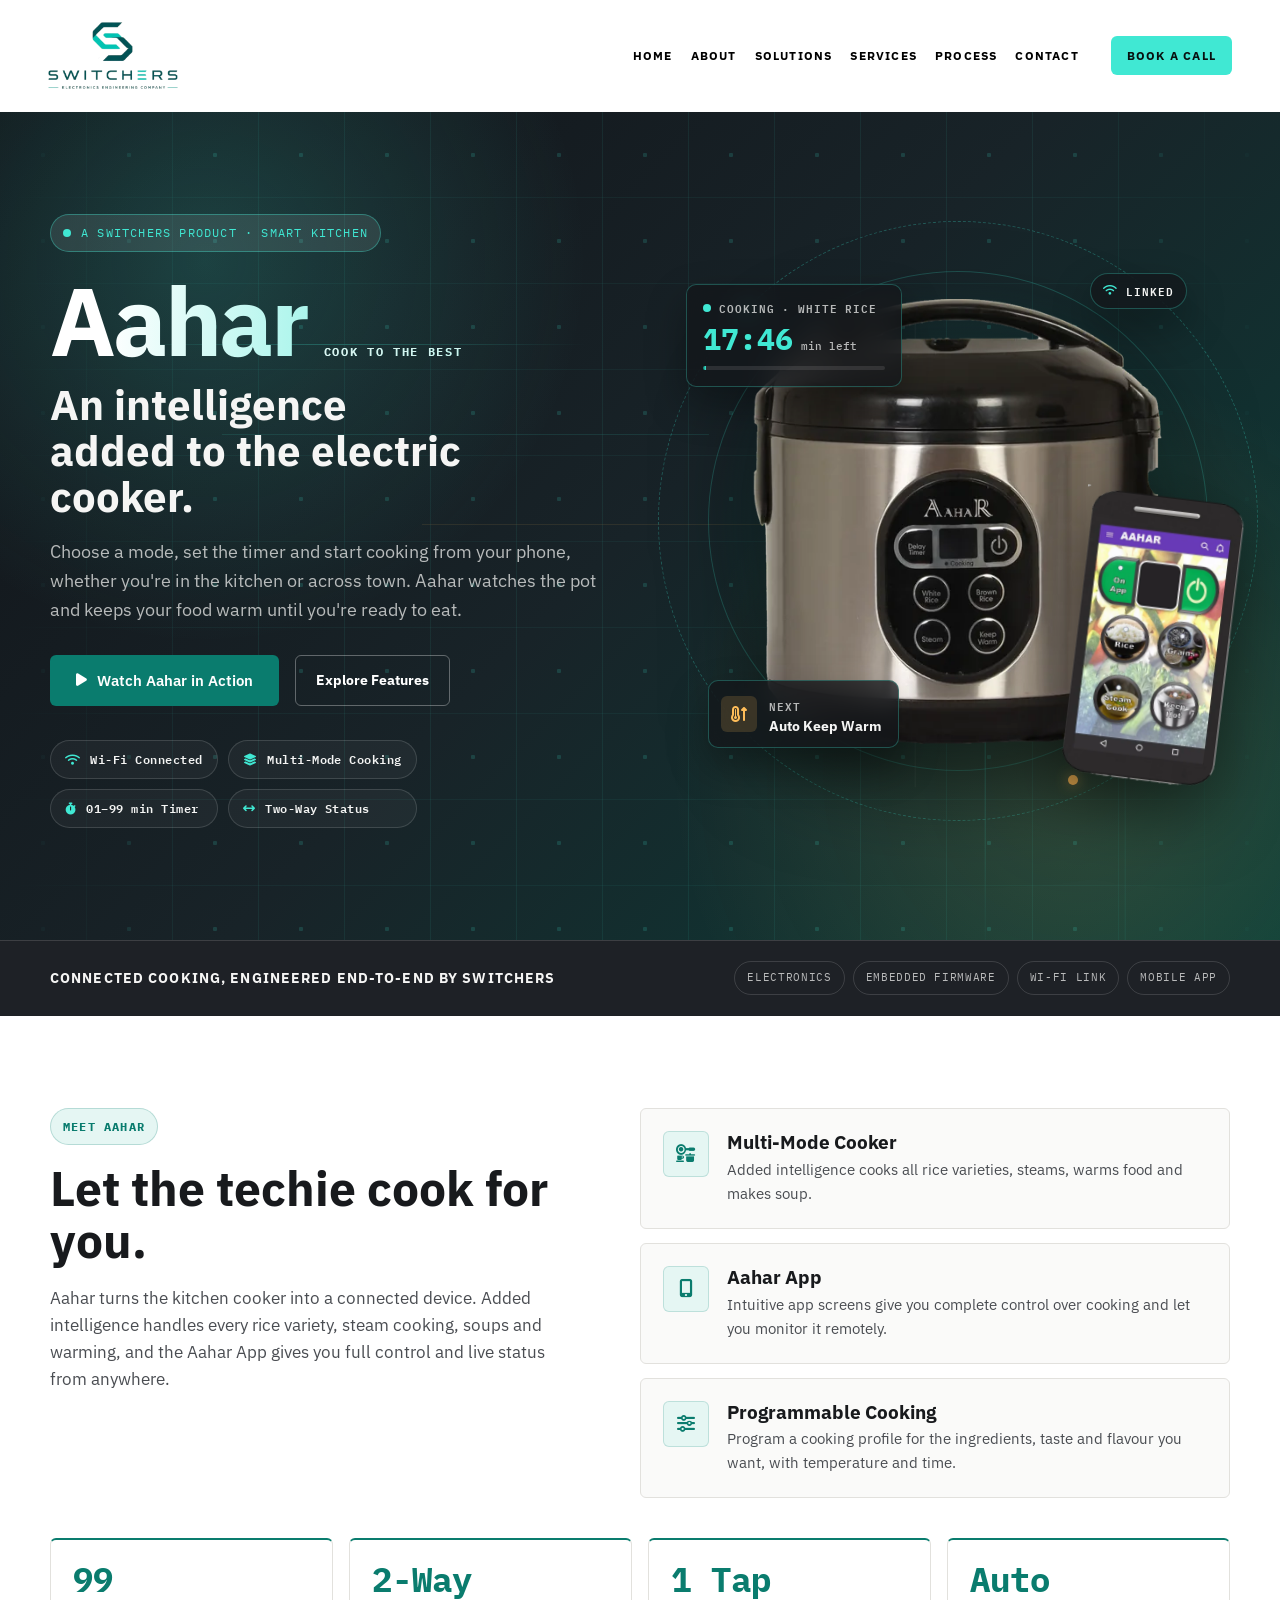
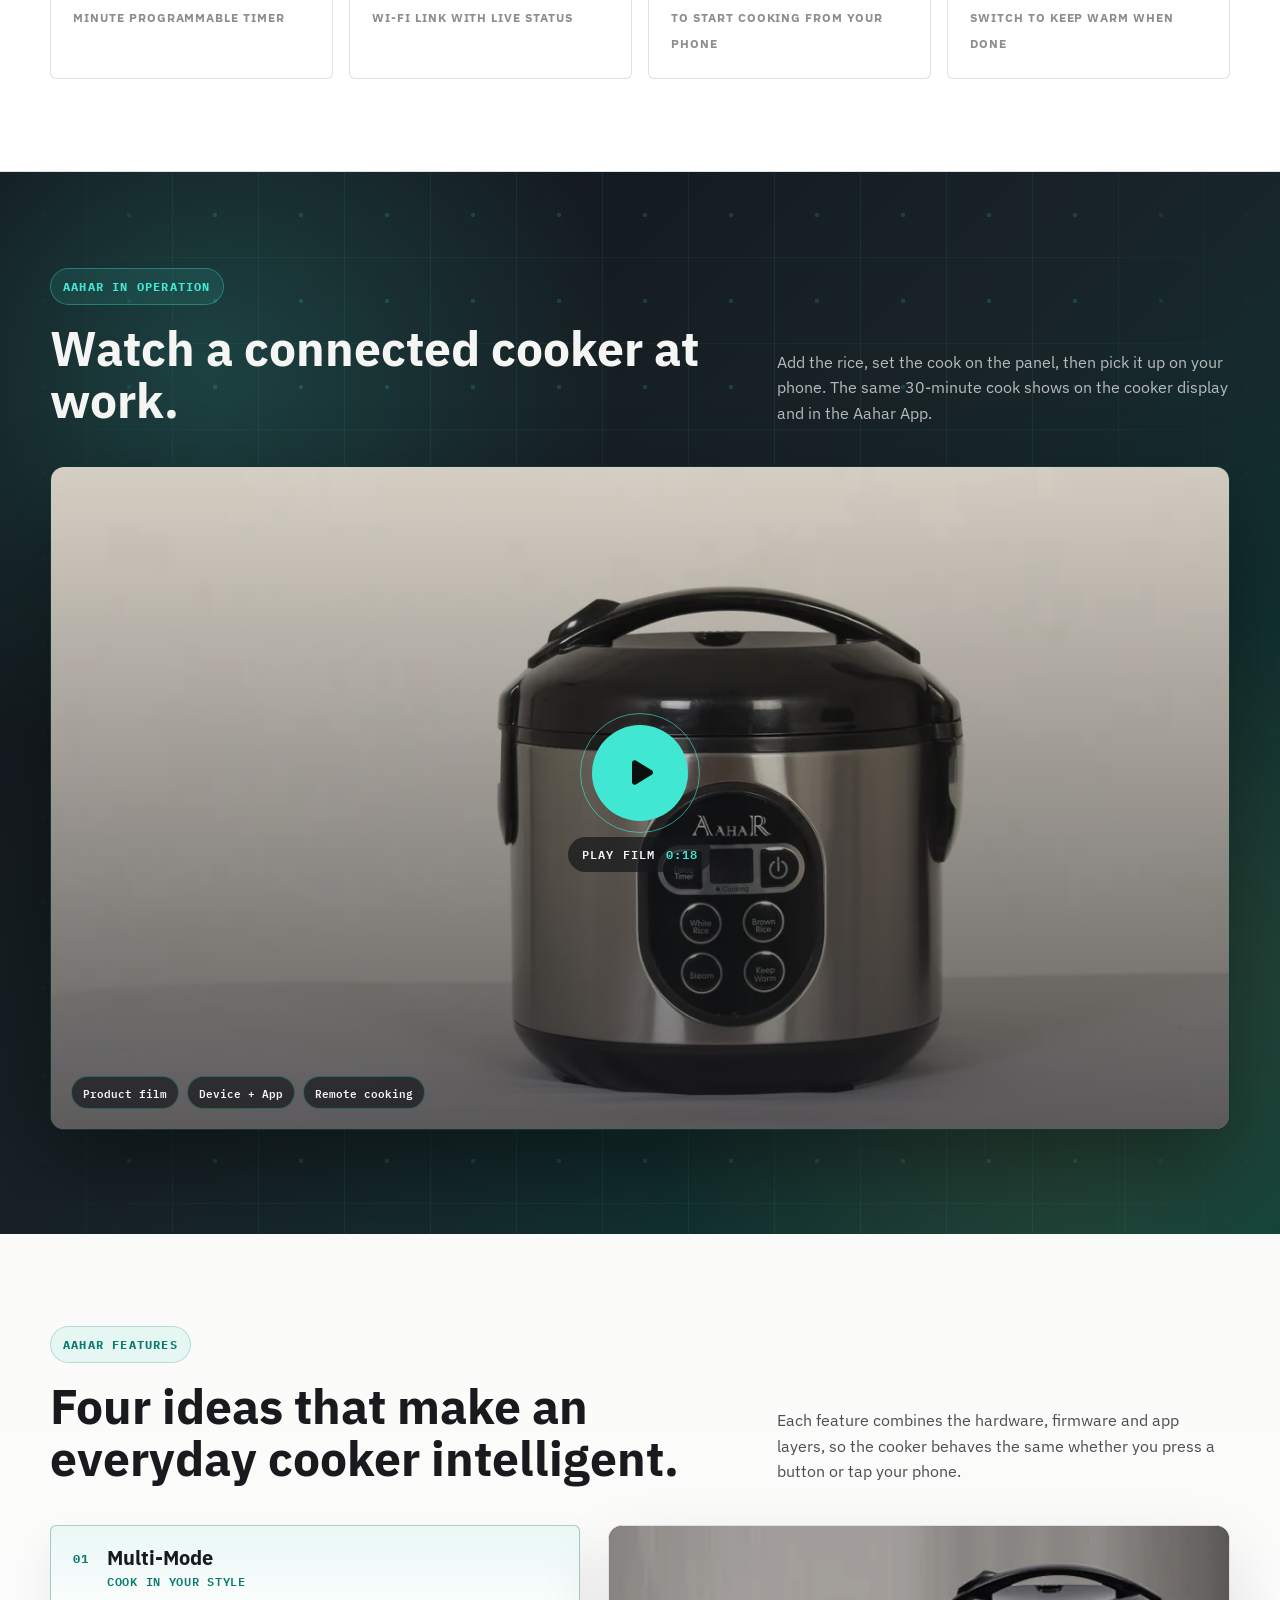
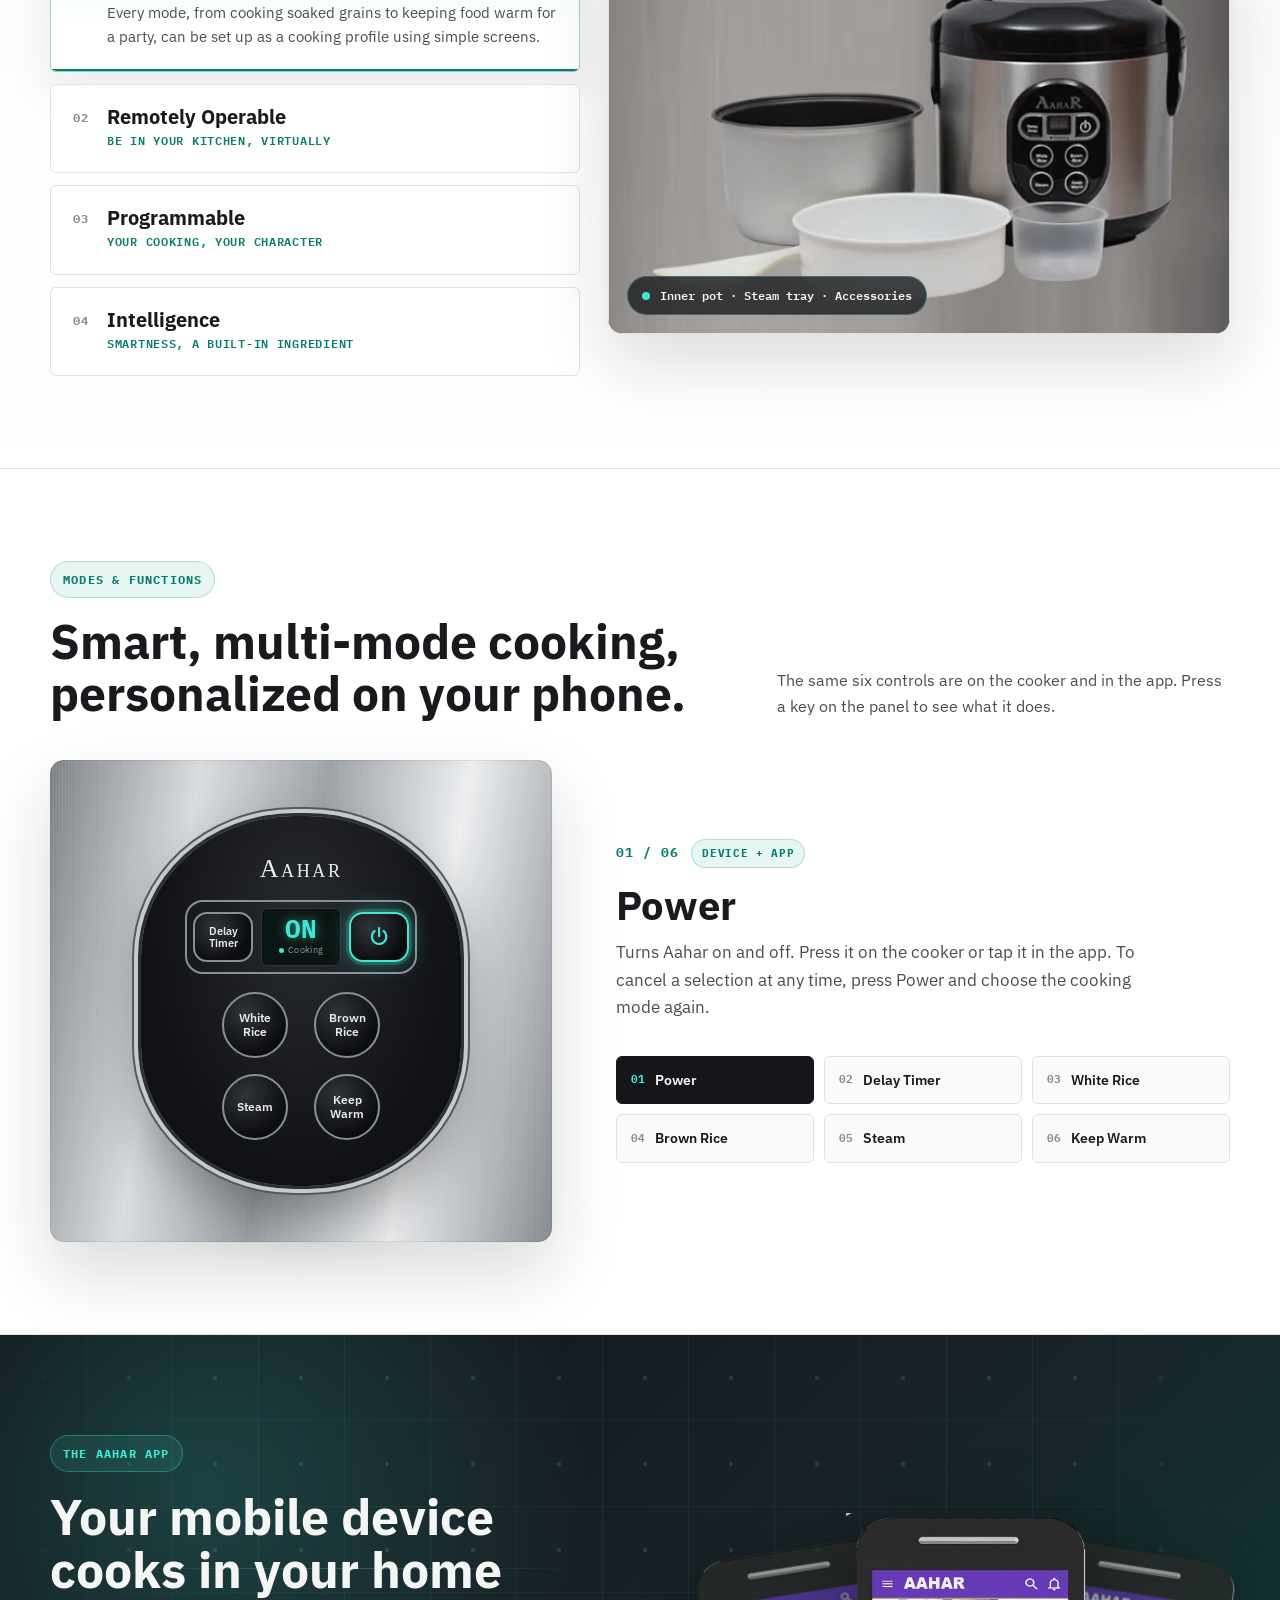
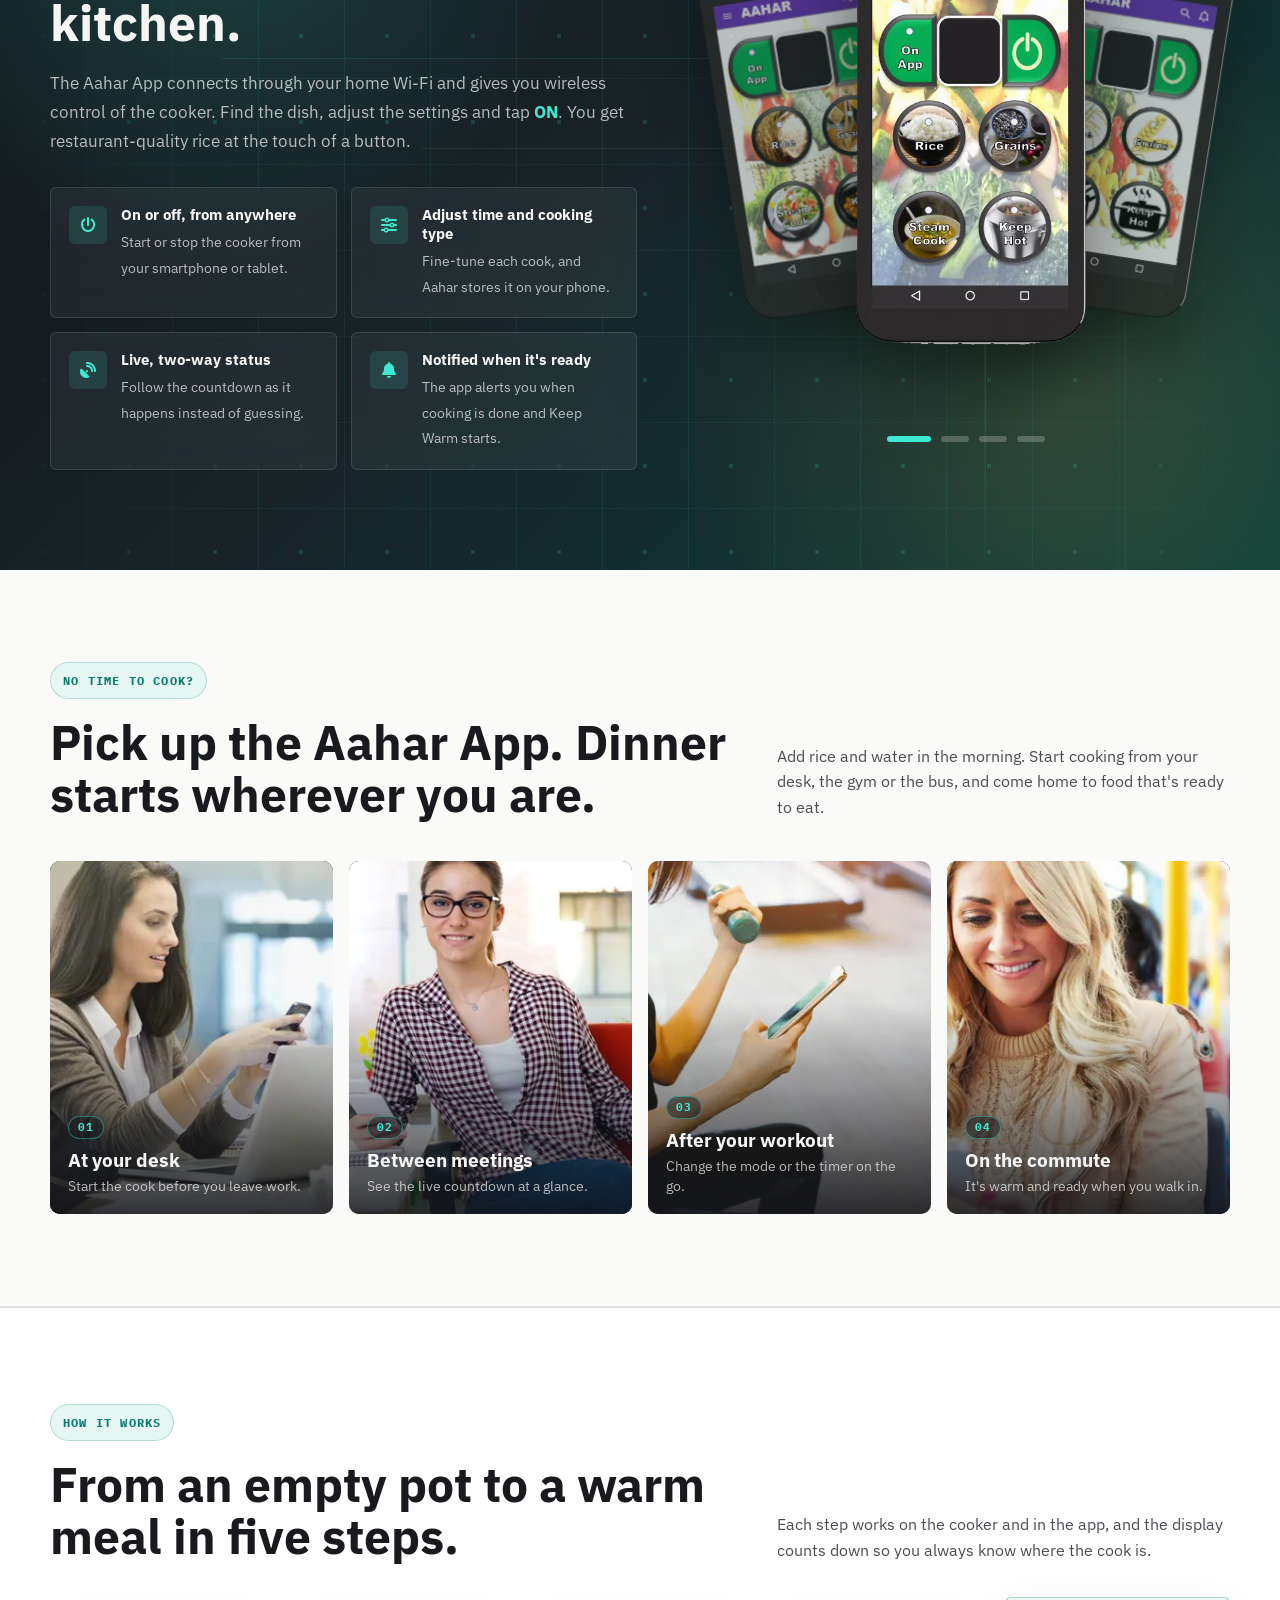
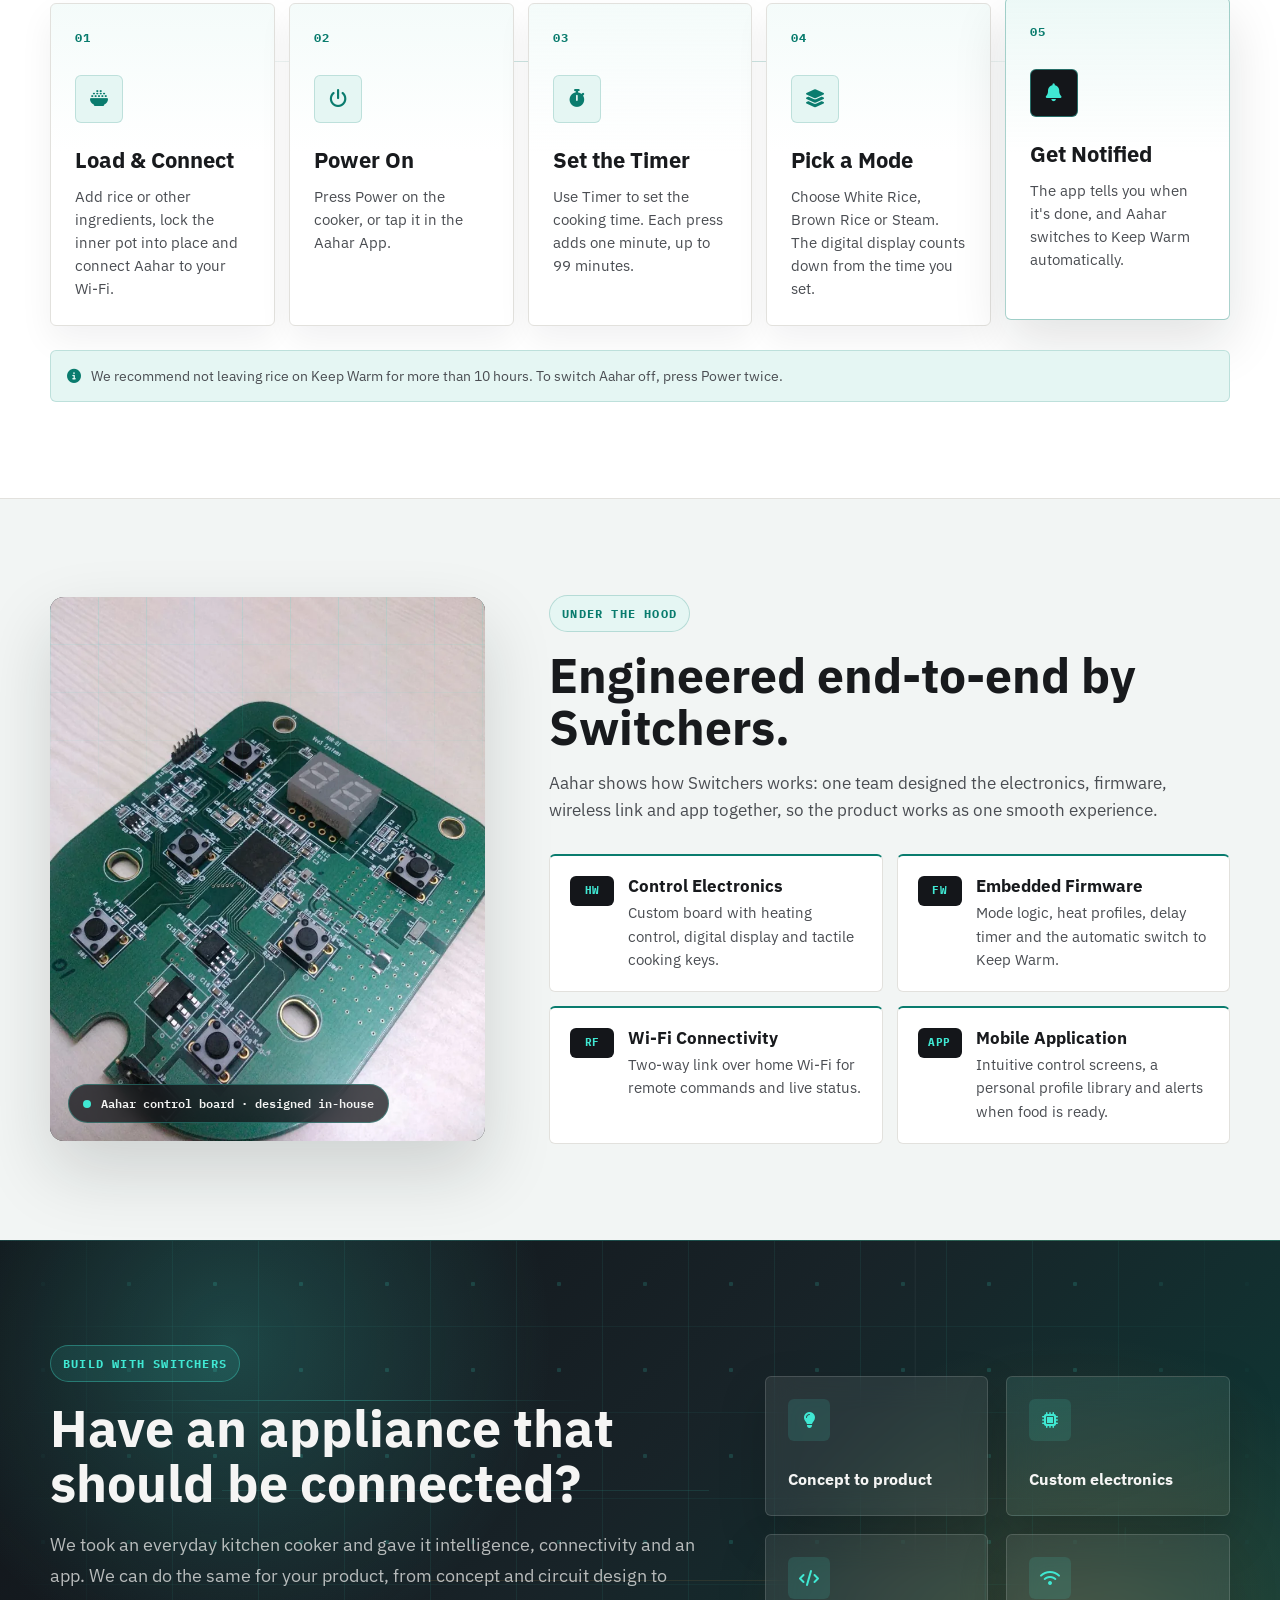
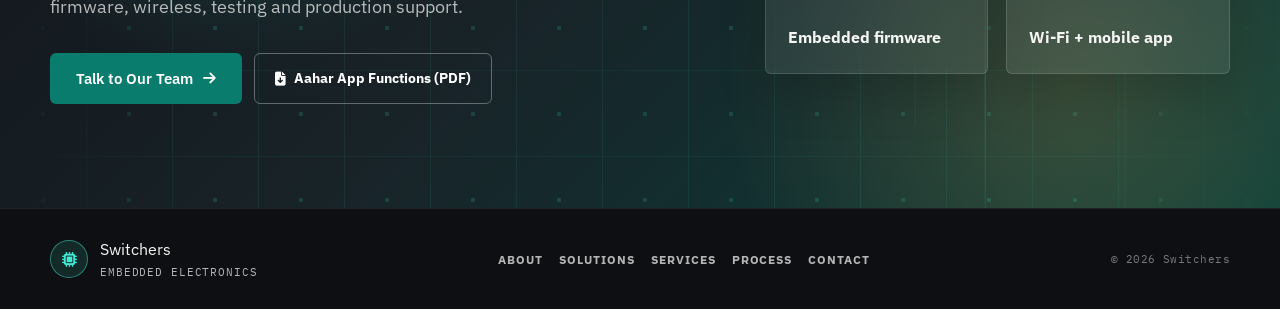
<file: aahar.html>
<!DOCTYPE html>
<html lang="en">
<head>
  <meta charset="UTF-8" />
  <meta name="viewport" content="width=device-width, initial-scale=1.0" />
  <!-- SEO:START -->
  <title>Aahar Smart Wi-Fi Cooker | A Switchers Product</title>
  <meta name="description" content="Aahar adds intelligence to the electric cooker: multi-mode, programmable cooking you start, monitor and control from your phone over Wi-Fi. Engineered by Switchers." />
  <meta name="robots" content="index, follow, max-image-preview:large, max-snippet:-1, max-video-preview:-1" />
  <link rel="canonical" href="https://switchers.us/aahar.html" />
  <meta name="author" content="Switchers" />
  <meta name="theme-color" content="#14161A" />

  <!-- Open Graph -->
  <meta property="og:type" content="product" />
  <meta property="og:site_name" content="Switchers" />
  <meta property="og:locale" content="en_US" />
  <meta property="og:title" content="Aahar Smart Wi-Fi Cooker | A Switchers Product" />
  <meta property="og:description" content="Multi-mode, programmable cooking you start, monitor and control from your phone. Engineered end-to-end by Switchers." />
  <meta property="og:url" content="https://switchers.us/aahar.html" />
  <meta property="og:image" content="https://switchers.us/img/og/og-aahar.jpg" />
  <meta property="og:image:type" content="image/jpeg" />
  <meta property="og:image:width" content="1200" />
  <meta property="og:image:height" content="630" />
  <meta property="og:image:alt" content="Aahar smart Wi-Fi rice cooker by Switchers" />

  <!-- Twitter / X -->
  <meta name="twitter:card" content="summary_large_image" />
  <meta name="twitter:title" content="Aahar Smart Wi-Fi Cooker | A Switchers Product" />
  <meta name="twitter:description" content="Multi-mode, programmable cooking you start, monitor and control from your phone. Engineered end-to-end by Switchers." />
  <meta name="twitter:image" content="https://switchers.us/img/og/og-aahar.jpg" />
  <meta name="twitter:image:alt" content="Aahar smart Wi-Fi rice cooker by Switchers" />

  <link rel="preload" as="image" href="img/aahar/aahar-cooker-sm.webp" media="(max-width: 760px)" fetchpriority="high" />
  <link rel="preload" as="image" href="img/aahar/aahar-cooker.webp" media="(min-width: 761px)" fetchpriority="high" />

  <script type="application/ld+json">
  {
    "@context": "https://schema.org",
    "@graph": [
      {
        "@type": "Product",
        "@id": "https://switchers.us/aahar.html#product",
        "name": "Aahar Smart Wi-Fi Cooker",
        "description": "A multi-mode electric cooker with added intelligence: programmable cooking profiles, a delay timer, and remote start, monitoring and control from the Aahar mobile app over home Wi-Fi.",
        "image": [
          "https://switchers.us/img/aahar/aahar-cooker.webp",
          "https://switchers.us/img/og/og-aahar.jpg"
        ],
        "brand": { "@type": "Brand", "name": "Aahar" },
        "manufacturer": { "@id": "https://switchers.us/#organization" },
        "category": "Smart kitchen appliance"
      },
      {
        "@type": "VideoObject",
        "name": "Aahar in operation",
        "description": "A short film of the Aahar smart Wi-Fi cooker in operation.",
        "thumbnailUrl": "https://switchers.us/img/aahar/aahar-video-poster.webp",
        "contentUrl": "https://switchers.us/video/aahar-in-operation.mp4",
        "duration": "PT18S",
        "uploadDate": "2026-11-15"
      },
      {
        "@type": "BreadcrumbList",
        "itemListElement": [
          { "@type": "ListItem", "position": 1, "name": "Home", "item": "https://switchers.us/" },
          { "@type": "ListItem", "position": 2, "name": "Aahar", "item": "https://switchers.us/aahar.html" }
        ]
      }
    ]
  }
  </script>
  <!-- SEO:END -->

  <link rel="icon" type="image/png" href="img/favicon.png" />
  <link rel="preconnect" href="https://fonts.googleapis.com" />
  <link rel="preconnect" href="https://fonts.gstatic.com" crossorigin />
  <link href="https://fonts.googleapis.com/css2?family=IBM+Plex+Sans:wght@400;500;600;700&family=IBM+Plex+Mono:wght@400;500;600;700&display=swap" rel="stylesheet" />
  <link rel="stylesheet" href="https://cdnjs.cloudflare.com/ajax/libs/font-awesome/6.5.1/css/all.min.css" />
  <link rel="stylesheet" href="style.css" />
  <link rel="stylesheet" href="aahar.css" />
</head>
<body>
  <header class="page-header">
    <div class="topbar">
      <a class="brand" href="index.html" aria-label="Switchers home">
        <img src="img/logo-switchers.png" width="130" height="67" alt="Switchers electronics engineering company logo" />
      </a>

      <button class="menu-toggle" type="button" aria-label="Open navigation menu" aria-expanded="false" aria-controls="primary-navigation">
        <span></span><span></span><span></span>
      </button>
      <div class="topbar-actions">
        <nav class="nav-links" id="primary-navigation" aria-label="Primary navigation">
          <a href="index.html#home">Home</a>
          <a href="aboutus.html">About</a>
          <a href="solutions.html">Solutions</a>
          <a href="services.html">Services</a>
          <a href="process.html">Process</a>
          <a href="contact.html">Contact</a>
        </nav>

        <div class="social-links" aria-label="Social media links">
          <a href="#" aria-label="LinkedIn"><i class="fa-brands fa-linkedin-in"></i></a>
          <a href="#" aria-label="Instagram"><i class="fa-brands fa-instagram"></i></a>
          <a href="#" aria-label="X"><i class="fa-brands fa-x-twitter"></i></a>
        </div>

        <a class="header-cta" href="contact.html">Book a Call</a>
      </div>
    </div>

    <!-- ============ HERO ============ -->
    <section class="ah-hero" aria-label="Aahar smart cooker">
      <div class="brand-circuit-pattern" aria-hidden="true"></div>
      <div class="wrap ah-hero-grid">
        <div class="ah-hero-copy">
          <div class="eyebrow"><span></span>A Switchers Product &middot; Smart Kitchen</div>
          <p class="ah-wordmark">Aahar<small>Cook to the best</small></p>
          <h1>An intelligence added to the electric cooker.</h1>
          <p class="ah-hero-lead">
            Choose a mode, set the timer and start cooking from your phone, whether you're in the kitchen or across town. Aahar watches the pot and keeps your food warm until you're ready to eat.
          </p>
          <div class="hero-actions">
            <a class="btn btn-primary" href="#film"><i class="fa-solid fa-play"></i> Watch Aahar in Action</a>
            <a class="btn btn-outline" href="#features">Explore Features</a>
          </div>
          <ul class="ah-hero-specs" aria-label="Key specifications">
            <li><i class="fa-solid fa-wifi"></i>Wi-Fi Connected</li>
            <li><i class="fa-solid fa-layer-group"></i>Multi-Mode Cooking</li>
            <li><i class="fa-solid fa-stopwatch"></i>01&ndash;99 min Timer</li>
            <li><i class="fa-solid fa-arrows-left-right"></i>Two-Way Status</li>
          </ul>
        </div>

        <div class="ah-hero-visual" aria-hidden="true">
          <div class="ah-orbit ah-orbit-1"></div>
          <div class="ah-orbit ah-orbit-2"></div>
          <picture>
            <source srcset="img/aahar/aahar-cooker-sm.webp" media="(max-width: 760px)" />
            <img class="ah-hero-cooker" src="img/aahar/aahar-cooker.webp" width="900" height="876" alt="" fetchpriority="high" />
          </picture>
          <img class="ah-hero-phone" src="img/aahar/aahar-app-screen-1.webp" width="400" height="720" alt="" />

          <div class="ah-float ah-float-status">
            <div class="ah-float-row">
              <span class="ah-live-dot"></span>
              <span class="ah-float-label">Cooking &middot; White Rice</span>
            </div>
            <div class="ah-float-value"><span data-countdown>18:00</span><small>min left</small></div>
            <div class="ah-float-bar"><span></span></div>
          </div>

          <div class="ah-float ah-float-warm">
            <i class="fa-solid fa-temperature-arrow-up"></i>
            <div>
              <span class="ah-float-label">Next</span>
              <strong>Auto Keep Warm</strong>
            </div>
          </div>

          <div class="ah-float ah-float-wifi">
            <i class="fa-solid fa-wifi"></i><span>Linked</span>
          </div>
        </div>
      </div>
    </section>
  </header>

  <main>
    <section class="trust-strip" aria-label="Engineering behind Aahar">
      <div class="wrap trust-strip-inner">
        <p>Connected cooking, engineered end-to-end by Switchers</p>
        <div class="trust-points">
          <span>Electronics</span>
          <span>Embedded Firmware</span>
          <span>Wi-Fi Link</span>
          <span>Mobile App</span>
        </div>
      </div>
    </section>

    <!-- ============ INTRO ============ -->
    <section class="ah-intro" id="overview">
      <div class="wrap ah-intro-grid">
        <div class="ah-intro-head reveal-on-scroll">
          <div class="section-kicker">Meet Aahar</div>
          <h2>Let the techie cook for you.</h2>
          <p>
            Aahar turns the kitchen cooker into a connected device. Added intelligence handles every rice variety, steam cooking, soups and warming, and the Aahar App gives you full control and live status from anywhere.
          </p>
        </div>

        <div class="ah-pillars reveal-on-scroll">
          <article class="ah-pillar">
            <span class="ah-pillar-icon"><i class="fa-solid fa-kitchen-set"></i></span>
            <div>
              <h3>Multi-Mode Cooker</h3>
              <p>Added intelligence cooks all rice varieties, steams, warms food and makes soup.</p>
            </div>
          </article>
          <article class="ah-pillar">
            <span class="ah-pillar-icon"><i class="fa-solid fa-mobile-screen-button"></i></span>
            <div>
              <h3>Aahar App</h3>
              <p>Intuitive app screens give you complete control over cooking and let you monitor it remotely.</p>
            </div>
          </article>
          <article class="ah-pillar">
            <span class="ah-pillar-icon"><i class="fa-solid fa-sliders"></i></span>
            <div>
              <h3>Programmable Cooking</h3>
              <p>Program a cooking profile for the ingredients, taste and flavour you want, with temperature and time.</p>
            </div>
          </article>
        </div>

        <div class="ah-proof reveal-on-scroll">
          <div class="proof-card">
            <span class="proof-value">99</span>
            <span class="proof-label">Minute programmable timer</span>
          </div>
          <div class="proof-card">
            <span class="proof-value">2-Way</span>
            <span class="proof-label">Wi-Fi link with live status</span>
          </div>
          <div class="proof-card">
            <span class="proof-value">1 Tap</span>
            <span class="proof-label">To start cooking from your phone</span>
          </div>
          <div class="proof-card">
            <span class="proof-value">Auto</span>
            <span class="proof-label">Switch to Keep Warm when done</span>
          </div>
        </div>
      </div>
    </section>

    <!-- ============ FILM ============ -->
    <section class="ah-film" id="film">
      <div class="brand-circuit-pattern" aria-hidden="true"></div>
      <div class="wrap">
        <div class="section-head reveal-on-scroll">
          <div class="section-kicker brand-kicker">Aahar in Operation</div>
          <div class="section-title-row">
            <h2>Watch a connected cooker at work.</h2>
            <p>
              Add the rice, set the cook on the panel, then pick it up on your phone. The same 30-minute cook shows on the cooker display and in the Aahar App.
            </p>
          </div>
        </div>

        <div class="ah-film-frame reveal-on-scroll">
          <video id="aahar-video" preload="none" playsinline controls poster="img/aahar/aahar-video-poster.webp" width="1280" height="720">
            <source src="video/aahar-in-operation.mp4" type="video/mp4" />
            Your browser does not support embedded video. <a href="video/aahar-in-operation.mp4">Download the Aahar video</a>.
          </video>
          <button class="ah-film-play" type="button" aria-label="Play the Aahar product video">
            <span class="ah-film-play-ring"><i class="fa-solid fa-play"></i></span>
            <span class="ah-film-play-text">Play film <small>0:18</small></span>
          </button>
          <div class="ah-film-tags" aria-hidden="true">
            <span>Product film</span>
            <span>Device + App</span>
            <span>Remote cooking</span>
          </div>
        </div>
      </div>
    </section>

    <!-- ============ FEATURES (TAB STAGE) ============ -->
    <section class="ah-features" id="features">
      <div class="wrap">
        <div class="section-head reveal-on-scroll">
          <div class="section-kicker">Aahar Features</div>
          <div class="section-title-row">
            <h2>Four ideas that make an everyday cooker intelligent.</h2>
            <p>
              Each feature combines the hardware, firmware and app layers, so the cooker behaves the same whether you press a button or tap your phone.
            </p>
          </div>
        </div>

        <div class="ah-feature-stage reveal-on-scroll">
          <div class="ah-feature-tabs" role="tablist" aria-label="Aahar features">
            <button class="ah-feature-tab is-active" type="button" role="tab" id="ah-tab-1" aria-selected="true" aria-controls="ah-panel-1" data-feature="0">
              <span class="ah-feature-index">01</span>
              <span class="ah-feature-body">
                <span class="ah-feature-title">Multi-Mode</span>
                <span class="ah-feature-tagline">Cook in your style</span>
                <span class="ah-feature-desc">Every mode, from cooking soaked grains to keeping food warm for a party, can be set up as a cooking profile using simple screens.</span>
              </span>
              <span class="ah-feature-progress"><span></span></span>
            </button>
            <button class="ah-feature-tab" type="button" role="tab" id="ah-tab-2" aria-selected="false" aria-controls="ah-panel-2" data-feature="1" tabindex="-1">
              <span class="ah-feature-index">02</span>
              <span class="ah-feature-body">
                <span class="ah-feature-title">Remotely Operable</span>
                <span class="ah-feature-tagline">Be in your kitchen, virtually</span>
                <span class="ah-feature-desc">Control the cooker remotely with easy touch-screen buttons. The two-way link lets you watch the cooking status as it happens.</span>
              </span>
              <span class="ah-feature-progress"><span></span></span>
            </button>
            <button class="ah-feature-tab" type="button" role="tab" id="ah-tab-3" aria-selected="false" aria-controls="ah-panel-3" data-feature="2" tabindex="-1">
              <span class="ah-feature-index">03</span>
              <span class="ah-feature-body">
                <span class="ah-feature-title">Programmable</span>
                <span class="ah-feature-tagline">Your cooking, your character</span>
                <span class="ah-feature-desc">Build a heat profile around your ingredients and taste. Set the heating cycle once and save it to your personal library to use again.</span>
              </span>
              <span class="ah-feature-progress"><span></span></span>
            </button>
            <button class="ah-feature-tab" type="button" role="tab" id="ah-tab-4" aria-selected="false" aria-controls="ah-panel-4" data-feature="3" tabindex="-1">
              <span class="ah-feature-index">04</span>
              <span class="ah-feature-body">
                <span class="ah-feature-title">Intelligence</span>
                <span class="ah-feature-tagline">Smartness, a built-in ingredient</span>
                <span class="ah-feature-desc">Aahar was designed with intelligence in mind, so every dish keeps its own character and comes out at its best.</span>
              </span>
              <span class="ah-feature-progress"><span></span></span>
            </button>
          </div>

          <div class="ah-feature-panels">
            <figure class="ah-feature-panel is-active" id="ah-panel-1" role="tabpanel" aria-labelledby="ah-tab-1">
              <img src="img/aahar/aahar-studio-parts.webp" width="570" height="375" loading="lazy" alt="Aahar cooker with inner pot, steaming tray, measuring cup and rice paddle" />
              <figcaption><span class="dot"></span>Inner pot &middot; Steam tray &middot; Accessories</figcaption>
            </figure>
            <figure class="ah-feature-panel" id="ah-panel-2" role="tabpanel" aria-labelledby="ah-tab-2" hidden>
              <img src="img/aahar/aahar-app-home.webp" width="570" height="375" loading="lazy" alt="Aahar app home screen showing the cooker and cooking options" />
              <figcaption><span class="dot"></span>Remote control &middot; Live status</figcaption>
            </figure>
            <figure class="ah-feature-panel" id="ah-panel-3" role="tabpanel" aria-labelledby="ah-tab-3" hidden>
              <img src="img/aahar/aahar-app-modes.webp" width="570" height="375" loading="lazy" alt="Aahar app screen for choosing a cooking profile" />
              <figcaption><span class="dot"></span>Cooking profiles &middot; Personal library</figcaption>
            </figure>
            <figure class="ah-feature-panel" id="ah-panel-4" role="tabpanel" aria-labelledby="ah-tab-4" hidden>
              <img src="img/aahar/aahar-board-studio.webp" width="570" height="375" loading="lazy" alt="Aahar control electronics board with display and touch keys" />
              <figcaption><span class="dot"></span>Custom control electronics</figcaption>
            </figure>
          </div>
        </div>
      </div>
    </section>

    <!-- ============ MODES & FUNCTIONS (INTERACTIVE PANEL) ============ -->
    <section class="ah-modes" id="modes">
      <div class="wrap">
        <div class="section-head reveal-on-scroll">
          <div class="section-kicker">Modes &amp; Functions</div>
          <div class="section-title-row">
            <h2>Smart, multi-mode cooking, personalized on your phone.</h2>
            <p>
              The same six controls are on the cooker and in the app. Press a key on the panel to see what it does.
            </p>
          </div>
        </div>

        <div class="ah-modes-grid reveal-on-scroll">
          <div class="ah-panel-shell">
            <div class="ah-panel" role="group" aria-label="Aahar control panel">
              <p class="ah-panel-brand">Aahar</p>
              <div class="ah-panel-top">
                <button class="ah-key ah-key-pill" type="button" data-mode="1" aria-pressed="false">Delay<br />Timer</button>
                <div class="ah-lcd" aria-hidden="true">
                  <span class="ah-lcd-value" data-lcd>ON</span>
                  <span class="ah-lcd-status"><i></i>Cooking</span>
                </div>
                <button class="ah-key ah-key-pill" type="button" data-mode="0" aria-pressed="true" aria-label="Power"><i class="fa-solid fa-power-off"></i></button>
              </div>
              <div class="ah-panel-keys">
                <button class="ah-key" type="button" data-mode="2" aria-pressed="false">White<br />Rice</button>
                <button class="ah-key" type="button" data-mode="3" aria-pressed="false">Brown<br />Rice</button>
                <button class="ah-key" type="button" data-mode="4" aria-pressed="false">Steam</button>
                <button class="ah-key" type="button" data-mode="5" aria-pressed="false">Keep<br />Warm</button>
              </div>
            </div>
          </div>

          <div class="ah-mode-detail" aria-live="polite">
            <div class="ah-mode-meta">
              <span class="ah-mode-index" data-mode-index>01 / 06</span>
              <span class="ah-mode-chip" data-mode-chip>Device + App</span>
            </div>
            <h3 data-mode-title>Power</h3>
            <p data-mode-desc>Turns Aahar on and off. Press it on the cooker or tap it in the app. To cancel a selection at any time, press Power and choose the cooking mode again.</p>

            <ol class="ah-mode-list">
              <li data-mode-link="0" class="is-active"><button type="button">Power</button></li>
              <li data-mode-link="1"><button type="button">Delay Timer</button></li>
              <li data-mode-link="2"><button type="button">White Rice</button></li>
              <li data-mode-link="3"><button type="button">Brown Rice</button></li>
              <li data-mode-link="4"><button type="button">Steam</button></li>
              <li data-mode-link="5"><button type="button">Keep Warm</button></li>
            </ol>
          </div>
        </div>
      </div>
    </section>

    <!-- ============ APP ============ -->
    <section class="ah-app" id="app">
      <div class="brand-circuit-pattern" aria-hidden="true"></div>
      <div class="wrap ah-app-grid">
        <div class="ah-app-copy reveal-on-scroll">
          <div class="section-kicker brand-kicker">The Aahar App</div>
          <h2>Your mobile device cooks in your home kitchen.</h2>
          <p>
            The Aahar App connects through your home Wi-Fi and gives you wireless control of the cooker. Find the dish, adjust the settings and tap <strong>ON</strong>. You get restaurant-quality rice at the touch of a button.
          </p>

          <ul class="ah-app-list">
            <li>
              <i class="fa-solid fa-power-off"></i>
              <div><strong>On or off, from anywhere</strong><span>Start or stop the cooker from your smartphone or tablet.</span></div>
            </li>
            <li>
              <i class="fa-solid fa-sliders"></i>
              <div><strong>Adjust time and cooking type</strong><span>Fine-tune each cook, and Aahar stores it on your phone.</span></div>
            </li>
            <li>
              <i class="fa-solid fa-satellite-dish"></i>
              <div><strong>Live, two-way status</strong><span>Follow the countdown as it happens instead of guessing.</span></div>
            </li>
            <li>
              <i class="fa-solid fa-bell"></i>
              <div><strong>Notified when it's ready</strong><span>The app alerts you when cooking is done and Keep Warm starts.</span></div>
            </li>
          </ul>
        </div>

        <div class="ah-phones reveal-on-scroll" aria-label="Aahar app screens">
          <img class="ah-phone" data-phone="0" src="img/aahar/aahar-app-screen-1.webp" width="400" height="720" loading="lazy" alt="Aahar app: power and rice, grains, steam cook and keep hot modes" />
          <img class="ah-phone" data-phone="1" src="img/aahar/aahar-app-screen-2.webp" width="387" height="729" loading="lazy" alt="Aahar app: alternate cooking mode selection screen" />
          <img class="ah-phone" data-phone="2" src="img/aahar/aahar-app-screen-3.webp" width="386" height="730" loading="lazy" alt="Aahar app: grains and recipes selection screen" />
          <img class="ah-phone" data-phone="3" src="img/aahar/aahar-app-screen-4.webp" width="386" height="730" loading="lazy" alt="Aahar app: cooking modes with food categories" />
          <div class="ah-phone-dots" role="group" aria-label="Choose app screen">
            <button type="button" aria-label="Show app screen 1" class="is-active"></button>
            <button type="button" aria-label="Show app screen 2"></button>
            <button type="button" aria-label="Show app screen 3"></button>
            <button type="button" aria-label="Show app screen 4"></button>
          </div>
        </div>
      </div>
    </section>

    <!-- ============ LIFESTYLE ============ -->
    <section class="ah-life" id="anywhere">
      <div class="wrap">
        <div class="section-head reveal-on-scroll">
          <div class="section-kicker">No Time to Cook?</div>
          <div class="section-title-row">
            <h2>Pick up the Aahar App. Dinner starts wherever you are.</h2>
            <p>
              Add rice and water in the morning. Start cooking from your desk, the gym or the bus, and come home to food that's ready to eat.
            </p>
          </div>
        </div>

        <div class="ah-life-grid reveal-on-scroll">
          <figure class="ah-life-card">
            <img src="img/aahar/aahar-life-desk.webp" width="570" height="375" loading="lazy" alt="Woman at her office desk starting a cook on her phone" />
            <figcaption><span>01</span>At your desk<small>Start the cook before you leave work.</small></figcaption>
          </figure>
          <figure class="ah-life-card">
            <img src="img/aahar/aahar-life-office.webp" width="570" height="375" loading="lazy" alt="Woman between meetings checking cooking status on her phone" />
            <figcaption><span>02</span>Between meetings<small>See the live countdown at a glance.</small></figcaption>
          </figure>
          <figure class="ah-life-card">
            <img src="img/aahar/aahar-life-gym.webp" width="570" height="375" loading="lazy" alt="Woman at the gym using her phone" />
            <figcaption><span>03</span>After your workout<small>Change the mode or the timer on the go.</small></figcaption>
          </figure>
          <figure class="ah-life-card">
            <img src="img/aahar/aahar-life-commute.webp" width="570" height="375" loading="lazy" alt="Woman on her commute smiling at her phone" />
            <figcaption><span>04</span>On the commute<small>It's warm and ready when you walk in.</small></figcaption>
          </figure>
        </div>
      </div>
    </section>

    <!-- ============ HOW IT WORKS ============ -->
    <section class="process-section ah-steps" id="how-it-works">
      <div class="wrap">
        <div class="section-head reveal-on-scroll">
          <div class="section-kicker">How It Works</div>
          <div class="section-title-row">
            <h2>From an empty pot to a warm meal in five steps.</h2>
            <p>
              Each step works on the cooker and in the app, and the display counts down so you always know where the cook is.
            </p>
          </div>
        </div>

        <div class="process-track reveal-on-scroll" aria-label="Aahar operating steps">
          <article class="process-step is-active">
            <span class="process-index">01</span>
            <div class="process-icon"><i class="fa-solid fa-bowl-rice"></i></div>
            <h3>Load &amp; Connect</h3>
            <p>Add rice or other ingredients, lock the inner pot into place and connect Aahar to your Wi-Fi.</p>
          </article>
          <article class="process-step">
            <span class="process-index">02</span>
            <div class="process-icon"><i class="fa-solid fa-power-off"></i></div>
            <h3>Power On</h3>
            <p>Press Power on the cooker, or tap it in the Aahar App.</p>
          </article>
          <article class="process-step">
            <span class="process-index">03</span>
            <div class="process-icon"><i class="fa-solid fa-stopwatch"></i></div>
            <h3>Set the Timer</h3>
            <p>Use Timer to set the cooking time. Each press adds one minute, up to 99 minutes.</p>
          </article>
          <article class="process-step">
            <span class="process-index">04</span>
            <div class="process-icon"><i class="fa-solid fa-layer-group"></i></div>
            <h3>Pick a Mode</h3>
            <p>Choose White Rice, Brown Rice or Steam. The digital display counts down from the time you set.</p>
          </article>
          <article class="process-step">
            <span class="process-index">05</span>
            <div class="process-icon"><i class="fa-solid fa-bell"></i></div>
            <h3>Get Notified</h3>
            <p>The app tells you when it's done, and Aahar switches to Keep Warm automatically.</p>
          </article>
        </div>

        <p class="ah-note reveal-on-scroll"><i class="fa-solid fa-circle-info"></i> We recommend not leaving rice on Keep Warm for more than 10 hours. To switch Aahar off, press Power twice.</p>
      </div>
    </section>

    <!-- ============ ENGINEERING ============ -->
    <section class="ah-engineering" id="engineering">
      <div class="wrap ah-eng-grid">
        <figure class="ah-eng-visual reveal-on-scroll">
          <img src="img/aahar/aahar-board.webp" width="756" height="1000" loading="lazy" alt="Aahar custom control board with seven-segment display, microcontroller and touch keys" />
          <figcaption>
            <span class="dot"></span>Aahar control board &middot; designed in-house
          </figcaption>
        </figure>

        <div class="ah-eng-copy reveal-on-scroll">
          <div class="section-kicker">Under the Hood</div>
          <h2>Engineered end-to-end by Switchers.</h2>
          <p>
            Aahar shows how Switchers works: one team designed the electronics, firmware, wireless link and app together, so the product works as one smooth experience.
          </p>

          <div class="ah-layers">
            <article class="ah-layer">
              <span class="ah-layer-index">HW</span>
              <div>
                <h3>Control Electronics</h3>
                <p>Custom board with heating control, digital display and tactile cooking keys.</p>
              </div>
            </article>
            <article class="ah-layer">
              <span class="ah-layer-index">FW</span>
              <div>
                <h3>Embedded Firmware</h3>
                <p>Mode logic, heat profiles, delay timer and the automatic switch to Keep Warm.</p>
              </div>
            </article>
            <article class="ah-layer">
              <span class="ah-layer-index">RF</span>
              <div>
                <h3>Wi-Fi Connectivity</h3>
                <p>Two-way link over home Wi-Fi for remote commands and live status.</p>
              </div>
            </article>
            <article class="ah-layer">
              <span class="ah-layer-index">APP</span>
              <div>
                <h3>Mobile Application</h3>
                <p>Intuitive control screens, a personal profile library and alerts when food is ready.</p>
              </div>
            </article>
          </div>
        </div>
      </div>
    </section>

    <!-- ============ CTA ============ -->
    <section class="brand-cta-section" id="contact" aria-label="Build a connected product with Switchers">
      <div class="brand-circuit-pattern" aria-hidden="true"></div>
      <div class="wrap brand-cta-wrap">
        <div class="brand-cta-copy reveal-on-scroll">
          <div class="section-kicker brand-kicker">Build With Switchers</div>
          <h2>Have an appliance that should be connected?</h2>
          <p>
            We took an everyday kitchen cooker and gave it intelligence, connectivity and an app. We can do the same for your product, from concept and circuit design to firmware, wireless, testing and production support.
          </p>
          <div class="brand-cta-actions">
            <a class="btn btn-primary" href="mailto:hello@switchers.us?subject=Aahar%20%2F%20Connected%20Product%20Enquiry">Talk to Our Team <i class="fa-solid fa-arrow-right"></i></a>
            <a class="btn btn-outline" href="docs/aahar-app-functions.pdf" target="_blank" rel="noopener"><i class="fa-solid fa-file-arrow-down"></i> Aahar App Functions (PDF)</a>
          </div>
        </div>

        <div class="brand-cta-proof reveal-on-scroll" aria-label="What we delivered for Aahar">
          <article class="brand-proof-card">
            <i class="fa-solid fa-lightbulb" aria-hidden="true"></i>
            <div><span class="brand-proof-label">Concept to product</span></div>
          </article>
          <article class="brand-proof-card brand-proof-main">
            <i class="fa-solid fa-microchip" aria-hidden="true"></i>
            <div><span class="brand-proof-label">Custom electronics</span></div>
          </article>
          <article class="brand-proof-card">
            <i class="fa-solid fa-code" aria-hidden="true"></i>
            <div><span class="brand-proof-label">Embedded firmware</span></div>
          </article>
          <article class="brand-proof-card">
            <i class="fa-solid fa-wifi" aria-hidden="true"></i>
            <div><span class="brand-proof-label">Wi-Fi + mobile app</span></div>
          </article>
        </div>
      </div>
    </section>
  </main>

  <footer class="site-footer">
    <div class="wrap footer-wrap">
      <div class="footer-brand">
        <div class="brand-mark"><i class="fa-solid fa-microchip"></i></div>
        <div class="brand-text">
          Switchers
          <small>Embedded Electronics</small>
        </div>
      </div>
      <nav class="footer-links" aria-label="Footer navigation">
        <a href="aboutus.html">About</a>
        <a href="solutions.html">Solutions</a>
        <a href="services.html">Services</a>
        <a href="process.html">Process</a>
        <a href="contact.html">Contact</a>
      </nav>
      <div class="footer-note">&copy; 2026 Switchers</div>
    </div>
  </footer>

  <script>
    /* ---------- Mobile navigation (same behaviour as other Switchers pages) ---------- */
    const menuToggle = document.querySelector('.menu-toggle');
    const pageTopbar = document.querySelector('.topbar');
    if (menuToggle && pageTopbar) {
      const closeMenu = () => {
        pageTopbar.classList.remove('menu-open');
        menuToggle.setAttribute('aria-expanded', 'false');
        menuToggle.setAttribute('aria-label', 'Open navigation menu');
      };
      menuToggle.addEventListener('click', () => {
        const isOpen = pageTopbar.classList.toggle('menu-open');
        menuToggle.setAttribute('aria-expanded', String(isOpen));
        menuToggle.setAttribute('aria-label', isOpen ? 'Close navigation menu' : 'Open navigation menu');
      });
      document.querySelectorAll('.nav-links a').forEach((link) => link.addEventListener('click', closeMenu));
      document.addEventListener('keydown', (event) => { if (event.key === 'Escape') closeMenu(); });
    }

    const reduceMotion = window.matchMedia('(prefers-reduced-motion: reduce)').matches;

    /* ---------- Hero countdown card ---------- */
    const countdownEl = document.querySelector('[data-countdown]');
    const countdownBar = document.querySelector('.ah-float-bar span');
    if (countdownEl && !reduceMotion) {
      const total = 18 * 60;
      let remaining = total;
      setInterval(() => {
        remaining = remaining <= 0 ? total : remaining - 7;
        const m = Math.max(0, Math.floor(remaining / 60));
        const s = Math.max(0, remaining % 60);
        countdownEl.textContent = `${String(m).padStart(2, '0')}:${String(s).padStart(2, '0')}`;
        countdownBar.style.width = `${100 - (remaining / total) * 100}%`;
      }, 1000);
    }

    /* ---------- Video: custom play overlay ---------- */
    const video = document.getElementById('aahar-video');
    const playButton = document.querySelector('.ah-film-play');
    const filmFrame = document.querySelector('.ah-film-frame');
    if (video && playButton) {
      // Native controls stay in the markup as a no-JS fallback; hide them behind the overlay until playback starts.
      video.controls = false;
      video.addEventListener('play', () => { video.controls = true; });
      playButton.addEventListener('click', () => {
        filmFrame.classList.add('is-playing');
        video.play();
      });
      video.addEventListener('play', () => filmFrame.classList.add('is-playing'));
      video.addEventListener('ended', () => filmFrame.classList.remove('is-playing'));
    }

    /* ---------- Feature tabs (auto-advance, Switchers service-tab pattern) ---------- */
    const featureTabs = [...document.querySelectorAll('.ah-feature-tab')];
    const featurePanels = [...document.querySelectorAll('.ah-feature-panel')];
    const featureStage = document.querySelector('.ah-feature-stage');
    const featureInterval = 6000;
    let activeFeature = 0;
    let featureTimer;

    function showFeature(index, focus = false) {
      activeFeature = (index + featureTabs.length) % featureTabs.length;
      featureTabs.forEach((tab, i) => {
        const on = i === activeFeature;
        tab.classList.toggle('is-active', on);
        tab.setAttribute('aria-selected', String(on));
        tab.tabIndex = on ? 0 : -1;
        const bar = tab.querySelector('.ah-feature-progress span');
        bar.style.animation = 'none';
        if (on && !reduceMotion) {
          bar.offsetHeight;
          bar.style.animation = `ahProgress ${featureInterval}ms linear forwards`;
        }
      });
      featurePanels.forEach((panel, i) => {
        const on = i === activeFeature;
        panel.hidden = !on;
        panel.classList.toggle('is-active', on);
      });
      if (focus) featureTabs[activeFeature].focus();
    }

    function startFeatureTimer() {
      clearInterval(featureTimer);
      if (reduceMotion) return;
      featureTimer = setInterval(() => showFeature(activeFeature + 1), featureInterval);
    }

    featureTabs.forEach((tab, i) => {
      tab.addEventListener('click', () => { showFeature(i); startFeatureTimer(); });
      tab.addEventListener('keydown', (event) => {
        const keys = { ArrowDown: 1, ArrowRight: 1, ArrowUp: -1, ArrowLeft: -1 };
        if (keys[event.key]) {
          event.preventDefault();
          showFeature(activeFeature + keys[event.key], true);
          startFeatureTimer();
        }
      });
    });
    if (featureStage) {
      featureStage.addEventListener('mouseenter', () => clearInterval(featureTimer));
      featureStage.addEventListener('mouseleave', startFeatureTimer);
    }
    showFeature(0);
    startFeatureTimer();

    /* ---------- Modes & functions control panel ---------- */
    const modes = [
      { title: 'Power', lcd: 'ON', chip: 'Device + App',
        desc: 'Turns Aahar on and off. Press it on the cooker or tap it in the app. To cancel a selection at any time, press Power and choose the cooking mode again.' },
      { title: 'Delay Timer', lcd: '15', chip: '01 – 99 min',
        desc: 'Have rice ready exactly when you need it. Add rice and water, set the minutes, and start the cook from anywhere. You come home to fresh, ready-to-eat rice.' },
      { title: 'White Rice', lcd: 'Wr', chip: 'Automatic',
        desc: 'Cooks restaurant-quality white rice automatically, with the heat profile handled for you from start to finish.' },
      { title: 'Brown Rice', lcd: 'br', chip: 'Whole grains',
        desc: 'Made for brown rice and other tough whole grains. A longer, gentler cycle cooks them through.' },
      { title: 'Steam', lcd: 'St', chip: 'Healthy cooking',
        desc: 'For healthy sides and main courses. Set the steaming time and Aahar starts counting down once the water boils, then switches off when time is up.' },
      { title: 'Keep Warm', lcd: 'HH', chip: 'Auto switch-over',
        desc: 'Keeps food warm and ready to serve. Aahar switches to Keep Warm on its own when cooking finishes. We recommend no more than 10 hours.' }
    ];
    const modeKeys = [...document.querySelectorAll('.ah-key[data-mode]')];
    const modeLinks = [...document.querySelectorAll('[data-mode-link]')];
    const lcd = document.querySelector('[data-lcd]');
    const modeTitle = document.querySelector('[data-mode-title]');
    const modeDesc = document.querySelector('[data-mode-desc]');
    const modeChip = document.querySelector('[data-mode-chip]');
    const modeIndex = document.querySelector('[data-mode-index]');
    const modeDetail = document.querySelector('.ah-mode-detail');

    function showMode(i) {
      const m = modes[i];
      modeKeys.forEach((key) => {
        const on = Number(key.dataset.mode) === i;
        key.classList.toggle('is-active', on);
        key.setAttribute('aria-pressed', String(on));
      });
      modeLinks.forEach((li) => li.classList.toggle('is-active', Number(li.dataset.modeLink) === i));
      lcd.textContent = m.lcd;
      modeTitle.textContent = m.title;
      modeDesc.textContent = m.desc;
      modeChip.textContent = m.chip;
      modeIndex.textContent = `${String(i + 1).padStart(2, '0')} / 06`;
      modeDetail.classList.remove('is-swapping');
      modeDetail.offsetHeight;
      modeDetail.classList.add('is-swapping');
    }
    modeKeys.forEach((key) => key.addEventListener('click', () => showMode(Number(key.dataset.mode))));
    modeLinks.forEach((li) => li.querySelector('button').addEventListener('click', () => showMode(Number(li.dataset.modeLink))));
    showMode(0);

    /* ---------- App phone fan ---------- */
    const phones = [...document.querySelectorAll('.ah-phone')];
    const phoneDots = [...document.querySelectorAll('.ah-phone-dots button')];
    let activePhone = 0;
    let phoneTimer;
    function showPhone(index) {
      activePhone = (index + phones.length) % phones.length;
      phones.forEach((phone, i) => {
        const offset = (i - activePhone + phones.length) % phones.length;
        phone.dataset.pos = String(offset);
      });
      phoneDots.forEach((dot, i) => {
        dot.classList.toggle('is-active', i === activePhone);
        dot.setAttribute('aria-pressed', String(i === activePhone));
      });
    }
    function startPhoneTimer() {
      clearInterval(phoneTimer);
      if (reduceMotion) return;
      phoneTimer = setInterval(() => showPhone(activePhone + 1), 3800);
    }
    phoneDots.forEach((dot, i) => dot.addEventListener('click', () => { showPhone(i); startPhoneTimer(); }));
    phones.forEach((phone) => phone.addEventListener('click', () => { showPhone(Number(phone.dataset.phone)); startPhoneTimer(); }));
    showPhone(0);
    startPhoneTimer();

    /* ---------- Process steps highlight on scroll ---------- */
    const processSteps = [...document.querySelectorAll('.process-step')];
    if ('IntersectionObserver' in window && processSteps.length) {
      const stepObserver = new IntersectionObserver((entries) => {
        entries.forEach((entry) => {
          if (entry.isIntersecting) {
            processSteps.forEach((step) => step.classList.remove('is-active'));
            entry.target.classList.add('is-active');
          }
        });
      }, { rootMargin: '-45% 0px -45% 0px' });
      processSteps.forEach((step) => stepObserver.observe(step));
      processSteps.forEach((step) => step.addEventListener('mouseenter', () => {
        processSteps.forEach((s) => s.classList.remove('is-active'));
        step.classList.add('is-active');
      }));
    }

    /* ---------- Reveal on scroll ---------- */
    const revealItems = [...document.querySelectorAll('.reveal-on-scroll')];
    if ('IntersectionObserver' in window) {
      const revealObserver = new IntersectionObserver((entries) => {
        entries.forEach((entry) => {
          if (entry.isIntersecting) {
            entry.target.classList.add('is-visible');
            revealObserver.unobserve(entry.target);
          }
        });
      }, { threshold: 0.12 });
      revealItems.forEach((item, index) => {
        item.style.setProperty('--reveal-delay', `${Math.min((index % 3) * 90, 180)}ms`);
        revealObserver.observe(item);
      });
    } else {
      revealItems.forEach((item) => item.classList.add('is-visible'));
    }
  </script>
</body>
</html>
</file>
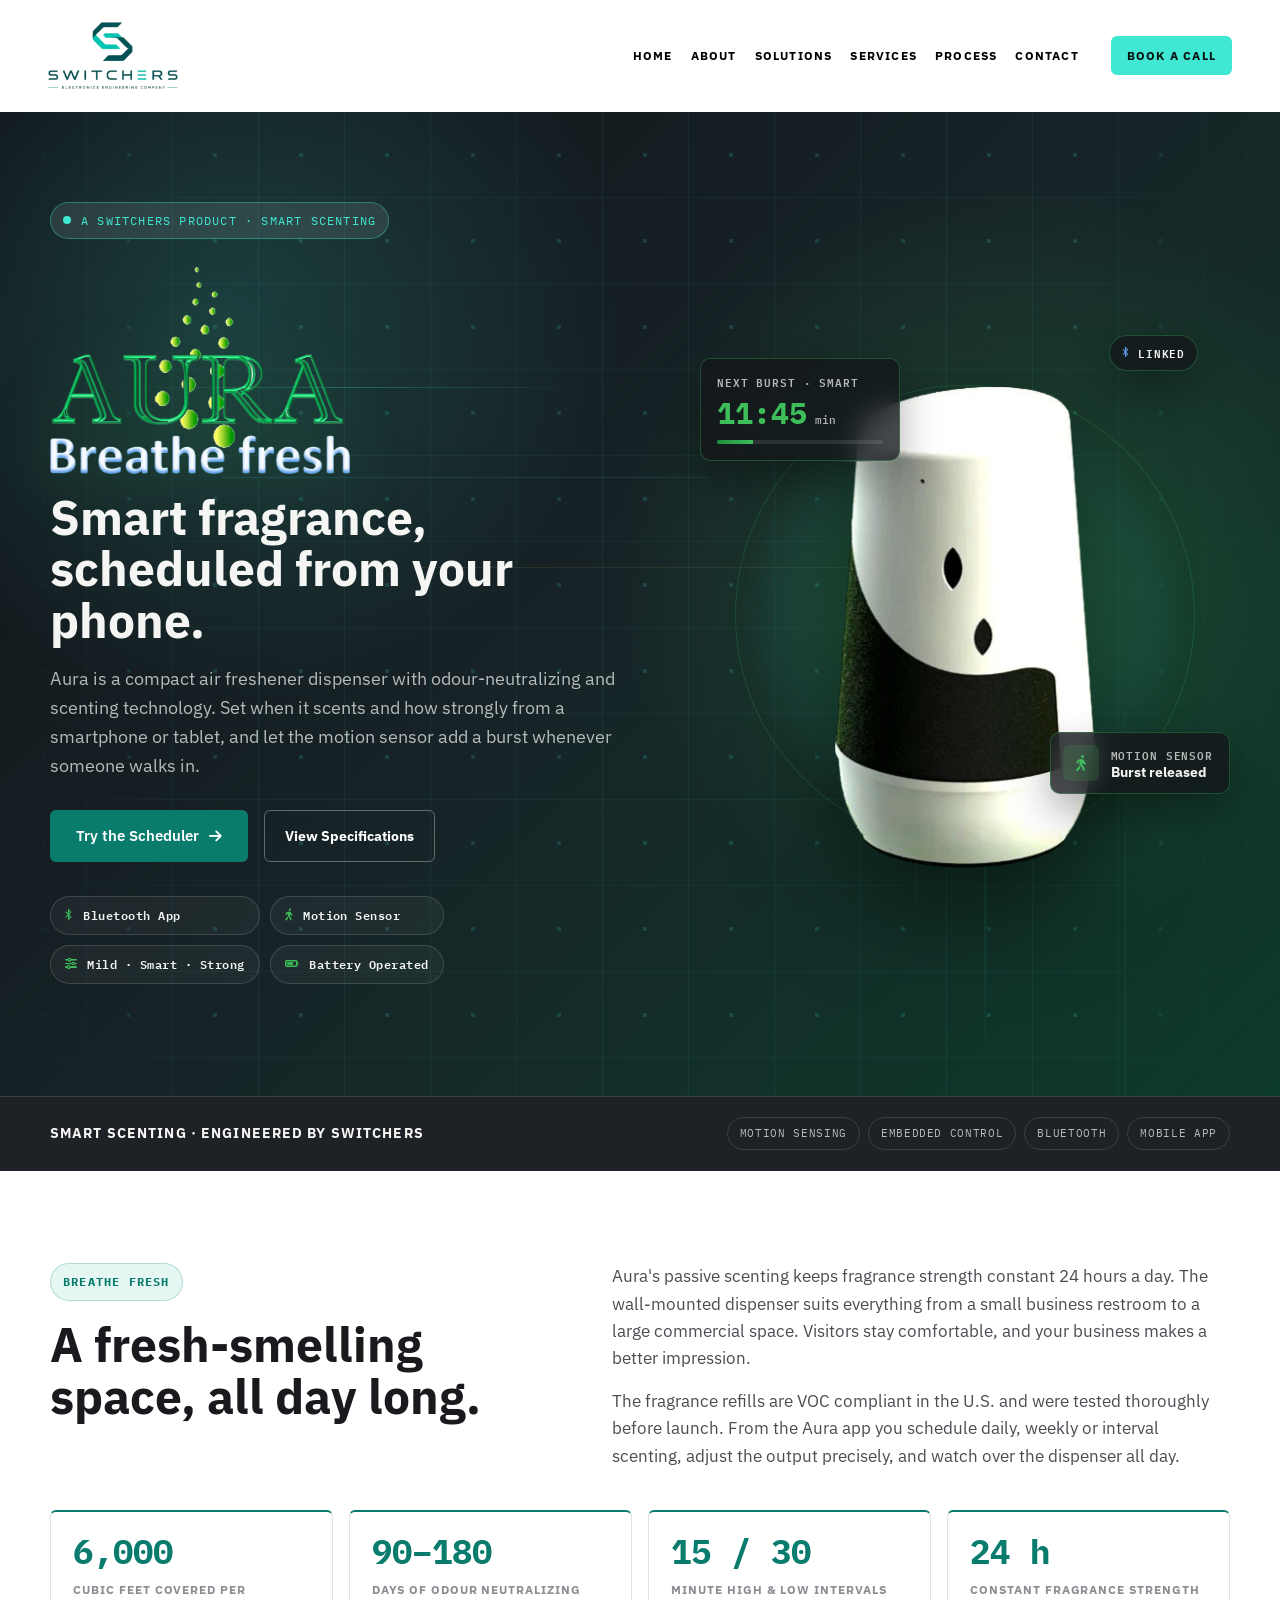
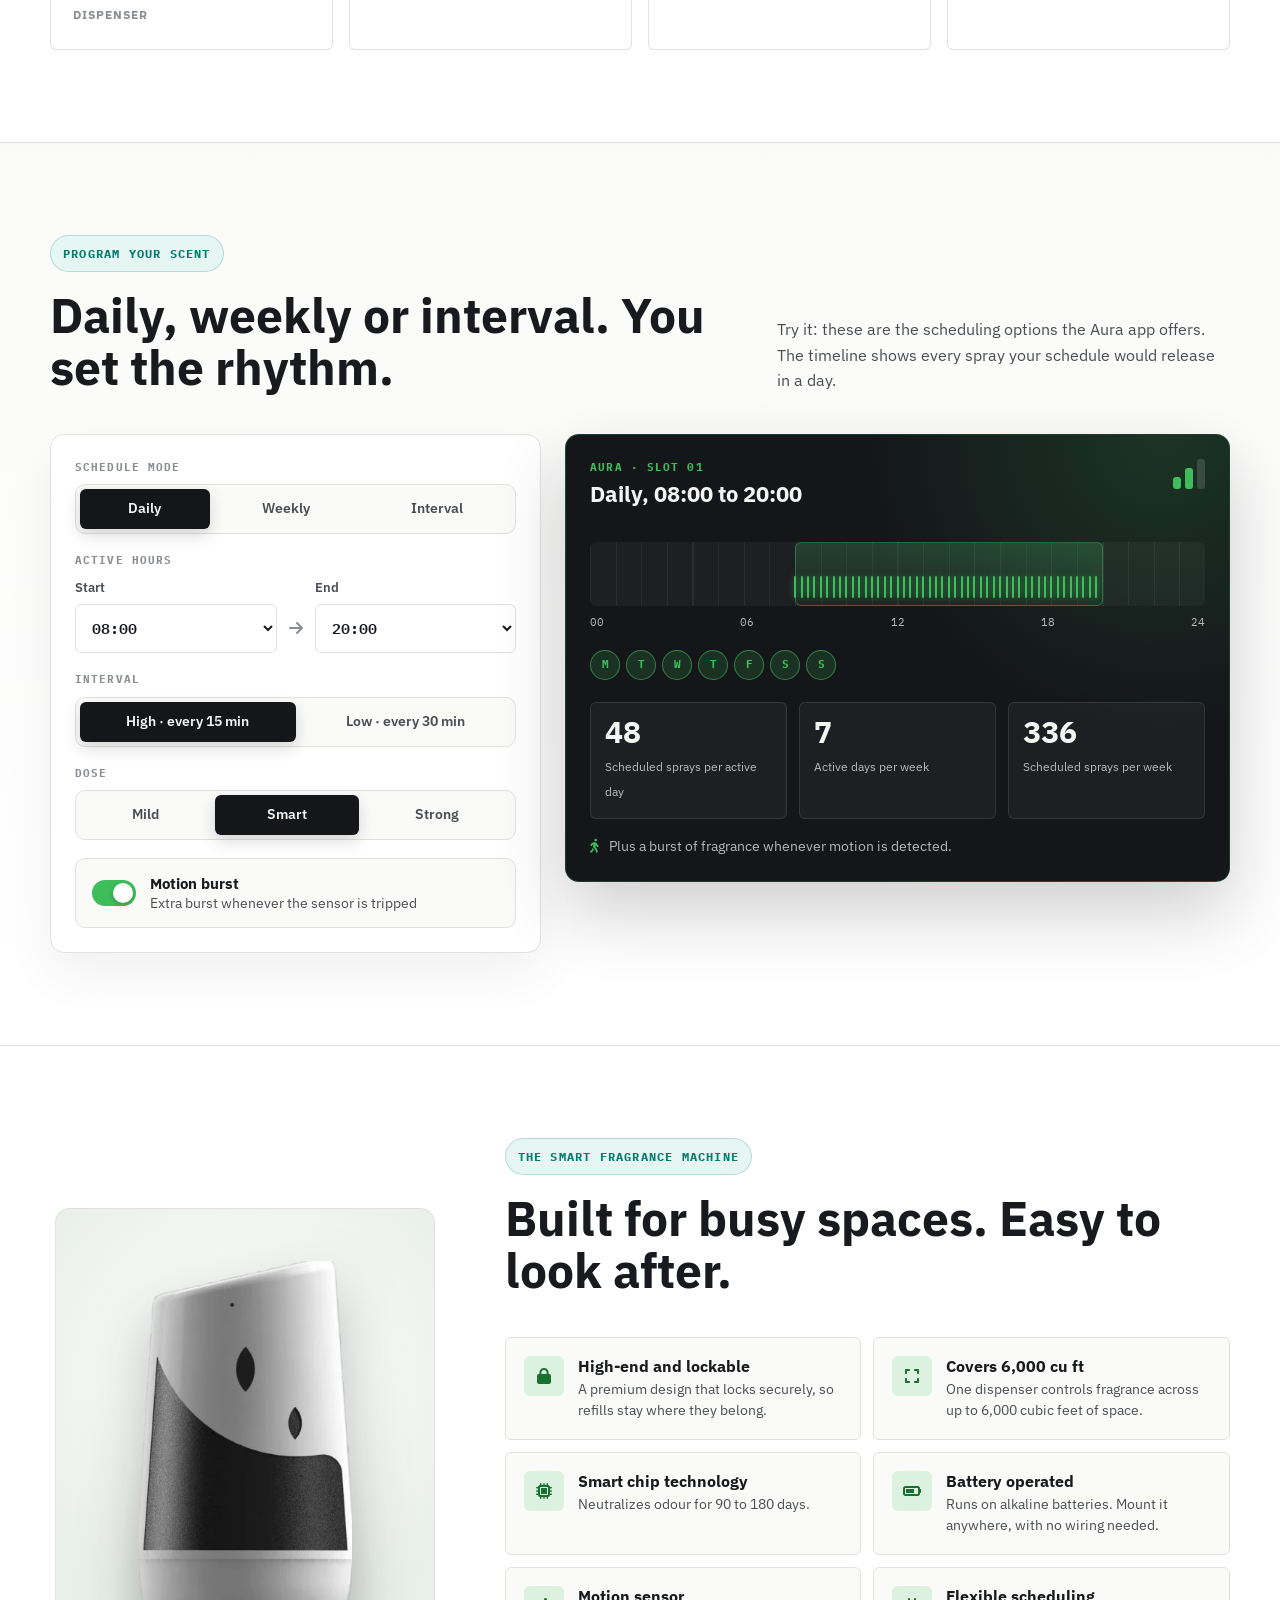
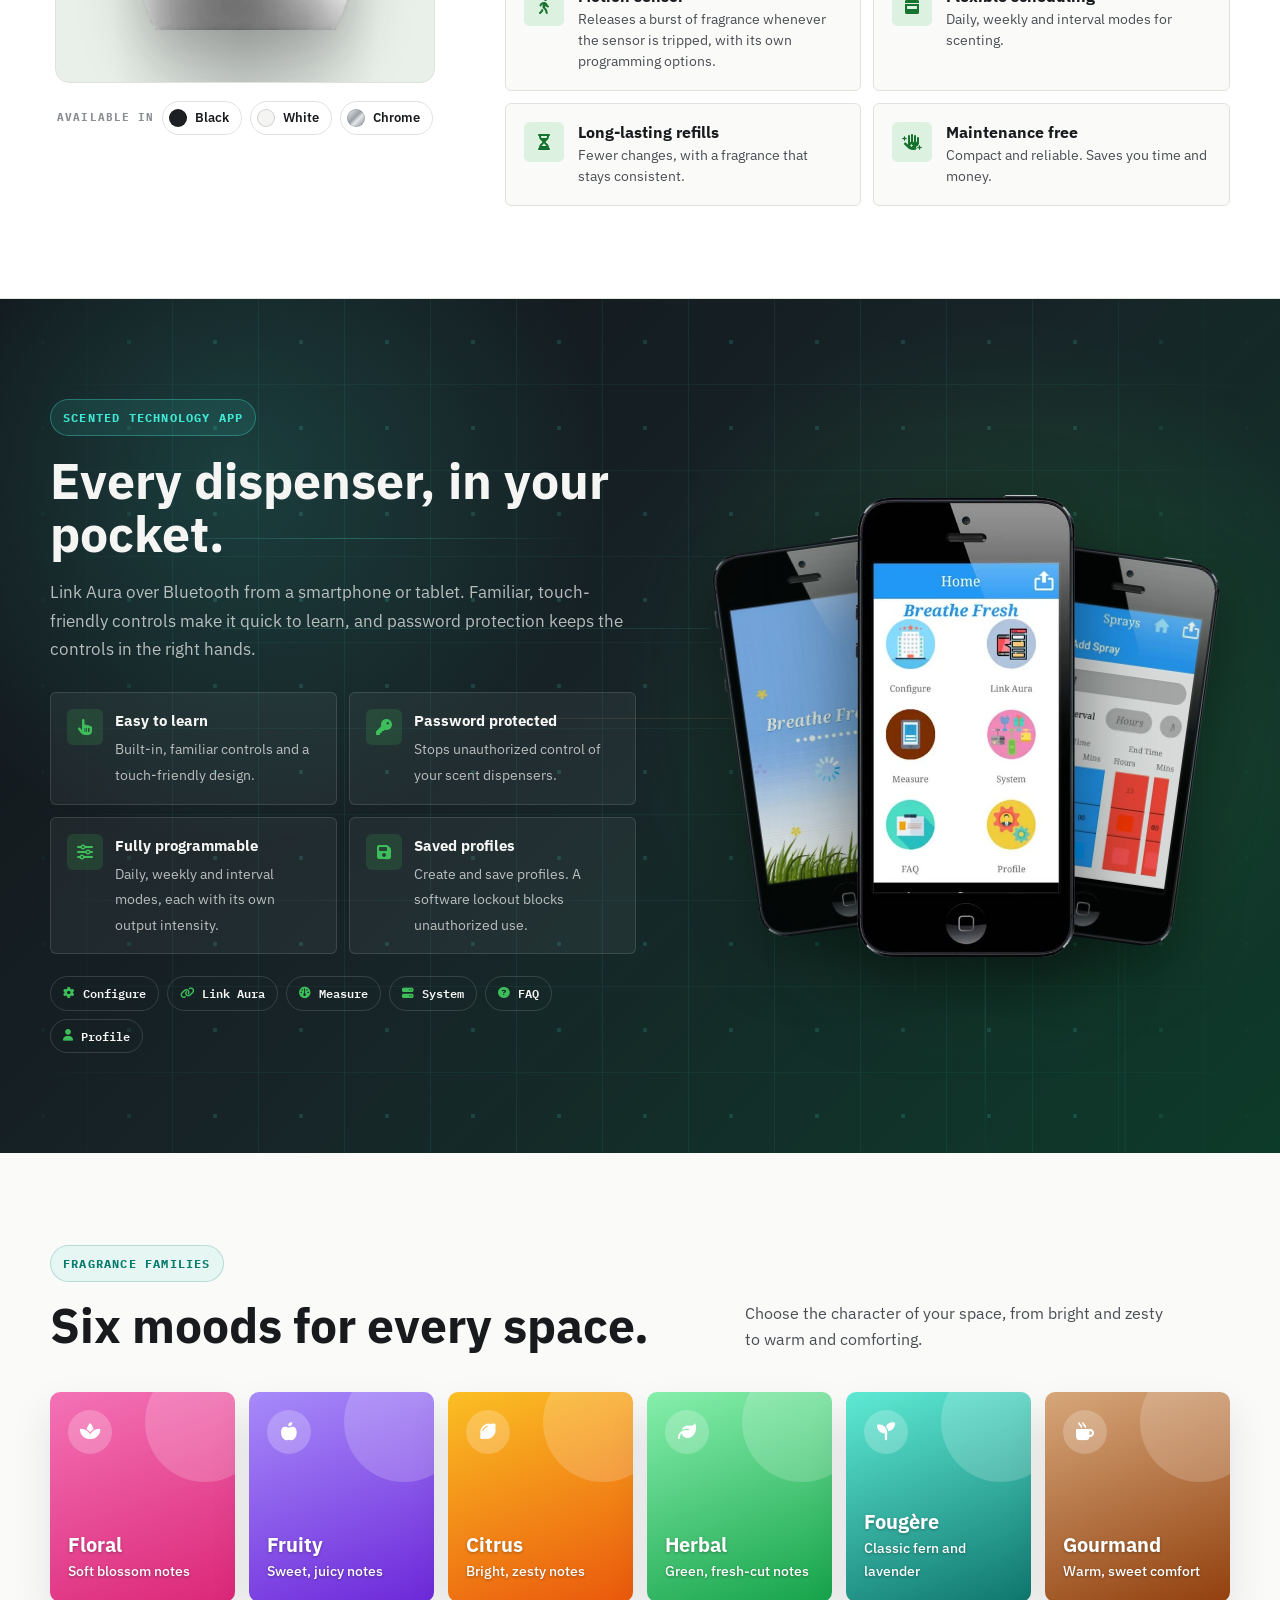
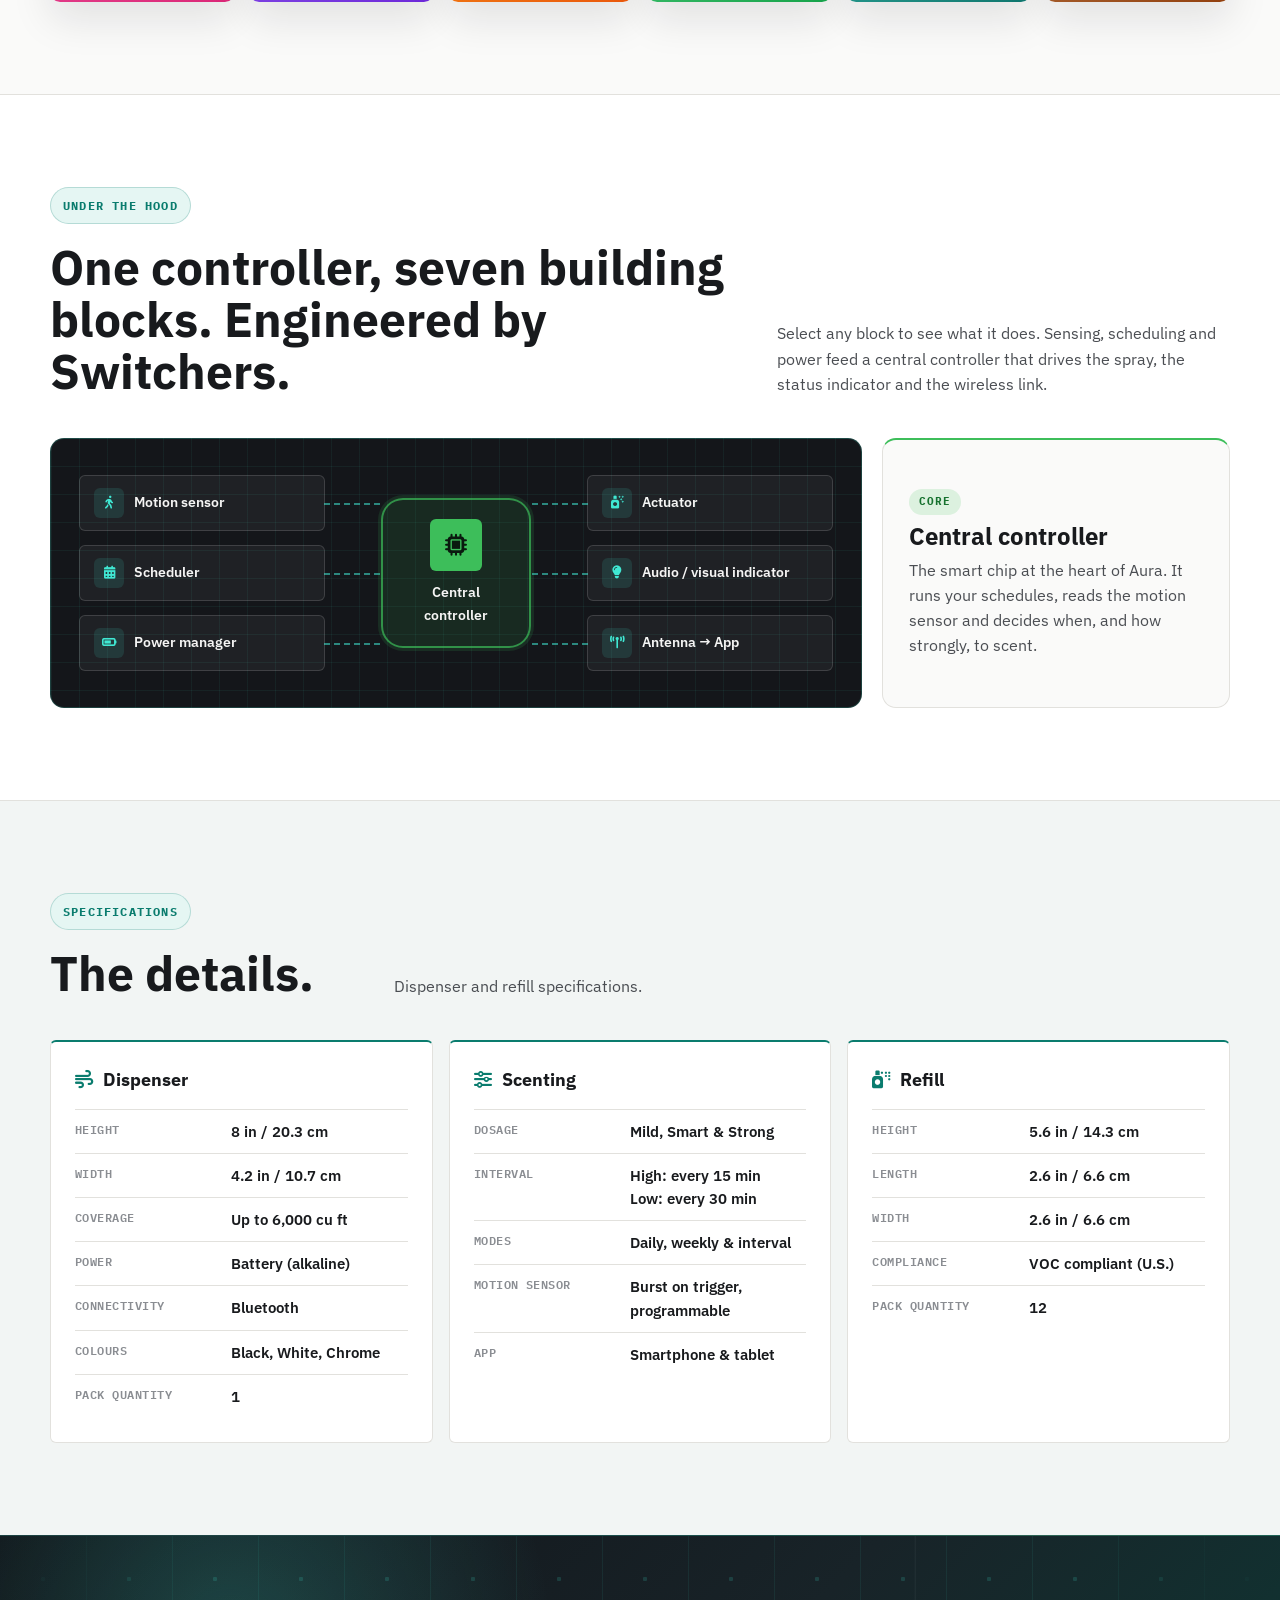
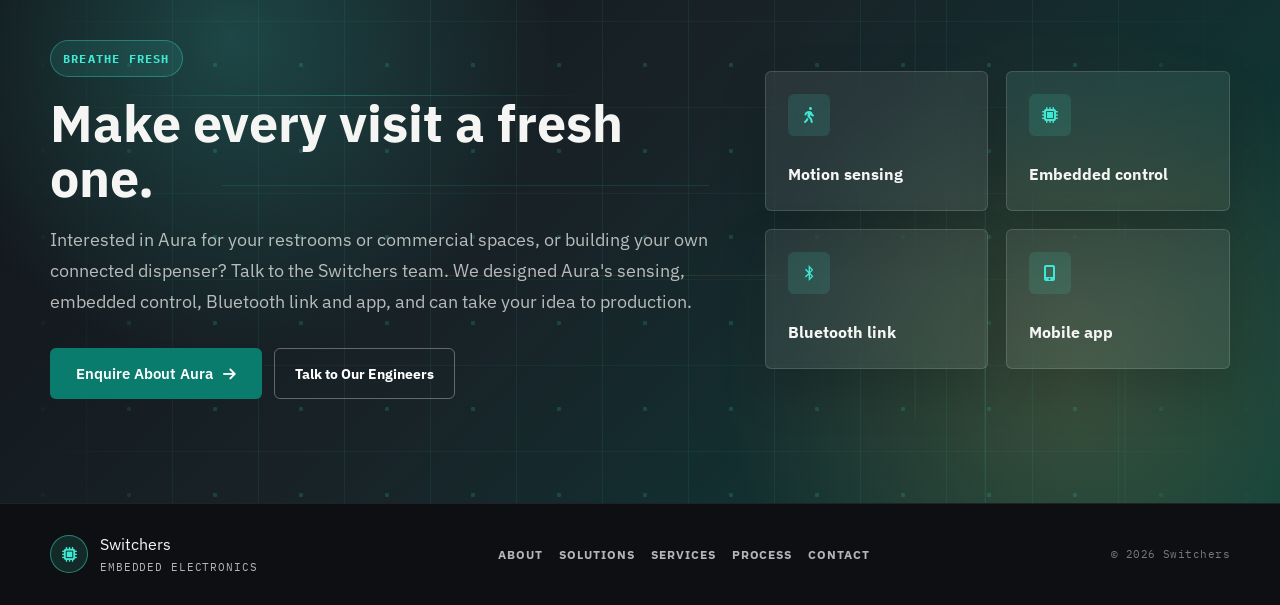
<file: aura.html>
<!DOCTYPE html>
<html lang="en">
<head>
  <meta charset="UTF-8" />
  <meta name="viewport" content="width=device-width, initial-scale=1.0" />
  <!-- SEO:START -->
  <title>Aura Smart Fragrance Dispenser | A Switchers Product</title>
  <meta name="description" content="Aura is a smart, battery-powered air freshener dispenser with a motion sensor and a Bluetooth app for scheduling daily, weekly and interval scenting. Engineered by Switchers." />
  <meta name="robots" content="index, follow, max-image-preview:large, max-snippet:-1, max-video-preview:-1" />
  <link rel="canonical" href="https://switchers.us/aura.html" />
  <meta name="author" content="Switchers" />
  <meta name="theme-color" content="#14161A" />

  <!-- Open Graph -->
  <meta property="og:type" content="product" />
  <meta property="og:site_name" content="Switchers" />
  <meta property="og:locale" content="en_US" />
  <meta property="og:title" content="Aura Smart Fragrance Dispenser | A Switchers Product" />
  <meta property="og:description" content="Schedule scent by the day, the week or the minute from your phone. Motion-triggered bursts, three dose levels, battery powered." />
  <meta property="og:url" content="https://switchers.us/aura.html" />
  <meta property="og:image" content="https://switchers.us/img/og/og-aura.jpg" />
  <meta property="og:image:type" content="image/jpeg" />
  <meta property="og:image:width" content="1200" />
  <meta property="og:image:height" content="630" />
  <meta property="og:image:alt" content="Aura smart fragrance dispenser, Breathe fresh" />

  <!-- Twitter / X -->
  <meta name="twitter:card" content="summary_large_image" />
  <meta name="twitter:title" content="Aura Smart Fragrance Dispenser | A Switchers Product" />
  <meta name="twitter:description" content="Schedule scent by the day, the week or the minute from your phone. Motion-triggered bursts, three dose levels, battery powered." />
  <meta name="twitter:image" content="https://switchers.us/img/og/og-aura.jpg" />
  <meta name="twitter:image:alt" content="Aura smart fragrance dispenser, Breathe fresh" />

  <link rel="preload" as="image" href="img/aura/aura-device.webp" fetchpriority="high" />

  <script type="application/ld+json">
  {
    "@context": "https://schema.org",
    "@graph": [
      {
        "@type": "Product",
        "@id": "https://switchers.us/aura.html#product",
        "name": "Aura Smart Fragrance Dispenser",
        "description": "A smart, battery-powered air freshener dispenser with odour-neutralizing and scenting technology, a motion sensor, Mild, Smart and Strong dose options, and a Bluetooth app for daily, weekly and interval scheduling.",
        "image": [
          "https://switchers.us/img/aura/aura-device.webp",
          "https://switchers.us/img/og/og-aura.jpg"
        ],
        "brand": { "@type": "Brand", "name": "Aura" },
        "manufacturer": { "@id": "https://switchers.us/#organization" },
        "category": "Smart air freshener dispenser",
        "color": "Black, White, Chrome",
        "height": { "@type": "QuantitativeValue", "value": 20.3, "unitCode": "CMT" },
        "width": { "@type": "QuantitativeValue", "value": 10.7, "unitCode": "CMT" }
      },
      {
        "@type": "BreadcrumbList",
        "itemListElement": [
          { "@type": "ListItem", "position": 1, "name": "Home", "item": "https://switchers.us/" },
          { "@type": "ListItem", "position": 2, "name": "Aura", "item": "https://switchers.us/aura.html" }
        ]
      }
    ]
  }
  </script>
  <!-- SEO:END -->

  <link rel="icon" type="image/png" href="img/favicon.png" />
  <link rel="preconnect" href="https://fonts.googleapis.com" />
  <link rel="preconnect" href="https://fonts.gstatic.com" crossorigin />
  <link href="https://fonts.googleapis.com/css2?family=IBM+Plex+Sans:wght@400;500;600;700&family=IBM+Plex+Mono:wght@400;500;600;700&display=swap" rel="stylesheet" />
  <link rel="stylesheet" href="https://cdnjs.cloudflare.com/ajax/libs/font-awesome/6.5.1/css/all.min.css" />
  <link rel="stylesheet" href="style.css" />
  <link rel="stylesheet" href="aura.css" />
</head>
<body>
  <header class="page-header">
    <div class="topbar">
      <a class="brand" href="index.html" aria-label="Switchers home">
        <img src="img/logo-switchers.png" width="130" height="67" alt="Switchers electronics engineering company logo" />
      </a>

      <button class="menu-toggle" type="button" aria-label="Open navigation menu" aria-expanded="false" aria-controls="primary-navigation">
        <span></span><span></span><span></span>
      </button>
      <div class="topbar-actions">
        <nav class="nav-links" id="primary-navigation" aria-label="Primary navigation">
          <a href="index.html#home">Home</a>
          <a href="aboutus.html">About</a>
          <a href="solutions.html">Solutions</a>
          <a href="services.html">Services</a>
          <a href="process.html">Process</a>
          <a href="contact.html">Contact</a>
        </nav>

        <div class="social-links" aria-label="Social media links">
          <a href="#" aria-label="LinkedIn"><i class="fa-brands fa-linkedin-in"></i></a>
          <a href="#" aria-label="Instagram"><i class="fa-brands fa-instagram"></i></a>
          <a href="#" aria-label="X"><i class="fa-brands fa-x-twitter"></i></a>
        </div>

        <a class="header-cta" href="contact.html">Book a Call</a>
      </div>
    </div>

    <!-- ============ HERO ============ -->
    <section class="au-hero" aria-label="Aura smart fragrance dispenser">
      <div class="brand-circuit-pattern" aria-hidden="true"></div>
      <div class="wrap au-hero-grid">
        <div class="au-hero-copy">
          <div class="eyebrow"><span></span>A Switchers Product &middot; Smart Scenting</div>
          <img class="au-logo" src="img/aura/aura-logo.webp" width="712" height="491" alt="Aura, Breathe fresh" />
          <h1>Smart fragrance, scheduled from your phone.</h1>
          <p class="au-hero-lead">
            Aura is a compact air freshener dispenser with odour-neutralizing and scenting technology. Set when it scents and how strongly from a smartphone or tablet, and let the motion sensor add a burst whenever someone walks in.
          </p>
          <div class="hero-actions">
            <a class="btn btn-primary" href="#scheduler">Try the Scheduler <i class="fa-solid fa-arrow-right"></i></a>
            <a class="btn btn-outline" href="#specs">View Specifications</a>
          </div>
          <ul class="au-hero-specs" aria-label="Key specifications">
            <li><i class="fa-brands fa-bluetooth-b"></i>Bluetooth App</li>
            <li><i class="fa-solid fa-person-walking"></i>Motion Sensor</li>
            <li><i class="fa-solid fa-sliders"></i>Mild &middot; Smart &middot; Strong</li>
            <li><i class="fa-solid fa-battery-three-quarters"></i>Battery Operated</li>
          </ul>
        </div>

        <div class="au-hero-visual" aria-hidden="true">
          <div class="au-halo"></div>
          <div class="au-plume">
            <span></span><span></span><span></span><span></span><span></span><span></span><span></span><span></span>
          </div>
          <img class="au-hero-device" src="img/aura/aura-device.webp" width="268" height="496" alt="" fetchpriority="high" />

          <div class="au-float au-float-next">
            <span class="au-float-label">Next burst &middot; Smart</span>
            <span class="au-float-value"><span data-next-burst>12:00</span><small>min</small></span>
            <span class="au-float-bar"><span></span></span>
          </div>
          <div class="au-float au-float-motion">
            <i class="fa-solid fa-person-walking"></i>
            <div>
              <span class="au-float-label">Motion sensor</span>
              <strong>Burst released</strong>
            </div>
          </div>
          <div class="au-float au-float-bt">
            <i class="fa-brands fa-bluetooth-b"></i><span>Linked</span>
          </div>
        </div>
      </div>
    </section>
  </header>

  <main>
    <section class="trust-strip" aria-label="Engineering behind Aura">
      <div class="wrap trust-strip-inner">
        <p>Smart scenting &middot; engineered by Switchers</p>
        <div class="trust-points">
          <span>Motion Sensing</span>
          <span>Embedded Control</span>
          <span>Bluetooth</span>
          <span>Mobile App</span>
        </div>
      </div>
    </section>

    <!-- ============ INTRO ============ -->
    <section class="au-intro" id="overview">
      <div class="wrap au-intro-grid">
        <div class="au-intro-head reveal-on-scroll">
          <div class="section-kicker">Breathe Fresh</div>
          <h2>A fresh-smelling space, all day long.</h2>
        </div>
        <div class="au-intro-copy reveal-on-scroll">
          <p>
            Aura's passive scenting keeps fragrance strength constant 24 hours a day. The wall-mounted dispenser suits everything from a small business restroom to a large commercial space. Visitors stay comfortable, and your business makes a better impression.
          </p>
          <p>
            The fragrance refills are VOC compliant in the U.S. and were tested thoroughly before launch. From the Aura app you schedule daily, weekly or interval scenting, adjust the output precisely, and watch over the dispenser all day.
          </p>
        </div>

        <div class="au-proof reveal-on-scroll">
          <div class="proof-card">
            <span class="proof-value">6,000</span>
            <span class="proof-label">Cubic feet covered per dispenser</span>
          </div>
          <div class="proof-card">
            <span class="proof-value">90&ndash;180</span>
            <span class="proof-label">Days of odour neutralizing</span>
          </div>
          <div class="proof-card">
            <span class="proof-value">15 / 30</span>
            <span class="proof-label">Minute high &amp; low intervals</span>
          </div>
          <div class="proof-card">
            <span class="proof-value">24 h</span>
            <span class="proof-label">Constant fragrance strength</span>
          </div>
        </div>
      </div>
    </section>

    <!-- ============ SCHEDULER (INTERACTIVE) ============ -->
    <section class="au-sched" id="scheduler">
      <div class="wrap">
        <div class="section-head reveal-on-scroll">
          <div class="section-kicker">Program Your Scent</div>
          <div class="section-title-row">
            <h2>Daily, weekly or interval. You set the rhythm.</h2>
            <p>
              Try it: these are the scheduling options the Aura app offers. The timeline shows every spray your schedule would release in a day.
            </p>
          </div>
        </div>

        <div class="au-sched-grid reveal-on-scroll">
          <form class="au-controls" aria-label="Scent schedule" onsubmit="return false">
            <fieldset class="au-field">
              <legend>Schedule mode</legend>
              <div class="au-seg" role="radiogroup" aria-label="Schedule mode">
                <button type="button" role="radio" aria-checked="true" data-mode="daily" class="is-active">Daily</button>
                <button type="button" role="radio" aria-checked="false" data-mode="weekly">Weekly</button>
                <button type="button" role="radio" aria-checked="false" data-mode="interval">Interval</button>
              </div>
            </fieldset>

            <fieldset class="au-field" data-days-field>
              <legend>Active days</legend>
              <div class="au-days" data-days>
                <button type="button" aria-pressed="true" data-day="0">Mon</button>
                <button type="button" aria-pressed="true" data-day="1">Tue</button>
                <button type="button" aria-pressed="true" data-day="2">Wed</button>
                <button type="button" aria-pressed="true" data-day="3">Thu</button>
                <button type="button" aria-pressed="true" data-day="4">Fri</button>
                <button type="button" aria-pressed="false" data-day="5">Sat</button>
                <button type="button" aria-pressed="false" data-day="6">Sun</button>
              </div>
            </fieldset>

            <fieldset class="au-field" data-hours-field>
              <legend>Active hours</legend>
              <div class="au-hours">
                <label>Start
                  <select data-start></select>
                </label>
                <span class="au-hours-sep" aria-hidden="true"><i class="fa-solid fa-arrow-right"></i></span>
                <label>End
                  <select data-end></select>
                </label>
              </div>
            </fieldset>

            <fieldset class="au-field">
              <legend>Interval</legend>
              <div class="au-seg" role="radiogroup" aria-label="Spray interval">
                <button type="button" role="radio" aria-checked="true" data-interval="15" class="is-active">High &middot; every 15 min</button>
                <button type="button" role="radio" aria-checked="false" data-interval="30">Low &middot; every 30 min</button>
              </div>
            </fieldset>

            <fieldset class="au-field">
              <legend>Dose</legend>
              <div class="au-seg" role="radiogroup" aria-label="Dose">
                <button type="button" role="radio" aria-checked="false" data-dose="1">Mild</button>
                <button type="button" role="radio" aria-checked="true" data-dose="2" class="is-active">Smart</button>
                <button type="button" role="radio" aria-checked="false" data-dose="3">Strong</button>
              </div>
            </fieldset>

            <label class="au-switch">
              <input type="checkbox" data-motion checked />
              <span class="au-switch-track" aria-hidden="true"><span></span></span>
              <span class="au-switch-text"><strong>Motion burst</strong>Extra burst whenever the sensor is tripped</span>
            </label>
          </form>

          <div class="au-output" aria-live="polite">
            <div class="au-output-head">
              <div>
                <span class="au-output-tag">Aura &middot; Slot 01</span>
                <strong class="au-output-title" data-summary>Daily, 08:00 to 20:00</strong>
              </div>
              <div class="au-dose-meter" data-dose-meter aria-hidden="true"><span></span><span></span><span></span></div>
            </div>

            <div class="au-timeline" aria-hidden="true">
              <div class="au-timeline-window" data-window></div>
              <div class="au-timeline-ticks" data-ticks></div>
              <div class="au-timeline-axis">
                <span>00</span><span>06</span><span>12</span><span>18</span><span>24</span>
              </div>
            </div>

            <div class="au-week" data-week aria-hidden="true"></div>

            <div class="au-stats">
              <div><span class="au-stat-value" data-per-day>48</span><span class="au-stat-label">Scheduled sprays per active day</span></div>
              <div><span class="au-stat-value" data-days-count>7</span><span class="au-stat-label">Active days per week</span></div>
              <div><span class="au-stat-value" data-per-week>336</span><span class="au-stat-label">Scheduled sprays per week</span></div>
            </div>

            <p class="au-output-note" data-motion-note><i class="fa-solid fa-person-walking"></i> Plus a burst of fragrance whenever motion is detected.</p>
          </div>
        </div>
      </div>
    </section>

    <!-- ============ MACHINE FEATURES ============ -->
    <section class="au-features" id="features">
      <div class="wrap au-features-grid">
        <div class="au-features-visual reveal-on-scroll" aria-hidden="true">
          <div class="au-pedestal">
            <img src="img/aura/aura-device-front.webp" width="284" height="493" alt="" loading="lazy" />
          </div>
          <div class="au-colours">
            <span class="au-colours-label">Available in</span>
            <span class="au-colour" style="--c:#1d1f22">Black</span>
            <span class="au-colour" style="--c:#f4f4f2">White</span>
            <span class="au-colour au-colour-chrome">Chrome</span>
          </div>
        </div>

        <div class="au-features-copy">
          <div class="section-head reveal-on-scroll">
            <div class="section-kicker">The Smart Fragrance Machine</div>
            <h2 class="au-h2">Built for busy spaces. Easy to look after.</h2>
          </div>
          <div class="au-feature-list reveal-on-scroll">
            <article><i class="fa-solid fa-lock"></i><div><h3>High-end and lockable</h3><p>A premium design that locks securely, so refills stay where they belong.</p></div></article>
            <article><i class="fa-solid fa-expand"></i><div><h3>Covers 6,000 cu ft</h3><p>One dispenser controls fragrance across up to 6,000 cubic feet of space.</p></div></article>
            <article><i class="fa-solid fa-microchip"></i><div><h3>Smart chip technology</h3><p>Neutralizes odour for 90 to 180 days.</p></div></article>
            <article><i class="fa-solid fa-battery-three-quarters"></i><div><h3>Battery operated</h3><p>Runs on alkaline batteries. Mount it anywhere, with no wiring needed.</p></div></article>
            <article><i class="fa-solid fa-person-walking"></i><div><h3>Motion sensor</h3><p>Releases a burst of fragrance whenever the sensor is tripped, with its own programming options.</p></div></article>
            <article><i class="fa-solid fa-calendar-week"></i><div><h3>Flexible scheduling</h3><p>Daily, weekly and interval modes for scenting.</p></div></article>
            <article><i class="fa-solid fa-hourglass-half"></i><div><h3>Long-lasting refills</h3><p>Fewer changes, with a fragrance that stays consistent.</p></div></article>
            <article><i class="fa-solid fa-hand-sparkles"></i><div><h3>Maintenance free</h3><p>Compact and reliable. Saves you time and money.</p></div></article>
          </div>
        </div>
      </div>
    </section>

    <!-- ============ APP ============ -->
    <section class="au-app" id="app">
      <div class="brand-circuit-pattern" aria-hidden="true"></div>
      <div class="wrap au-app-grid">
        <div class="au-app-copy reveal-on-scroll">
          <div class="section-kicker brand-kicker">Scented Technology App</div>
          <h2>Every dispenser, in your pocket.</h2>
          <p>
            Link Aura over Bluetooth from a smartphone or tablet. Familiar, touch-friendly controls make it quick to learn, and password protection keeps the controls in the right hands.
          </p>
          <ul class="au-app-list">
            <li><i class="fa-solid fa-hand-pointer"></i><div><strong>Easy to learn</strong><span>Built-in, familiar controls and a touch-friendly design.</span></div></li>
            <li><i class="fa-solid fa-key"></i><div><strong>Password protected</strong><span>Stops unauthorized control of your scent dispensers.</span></div></li>
            <li><i class="fa-solid fa-sliders"></i><div><strong>Fully programmable</strong><span>Daily, weekly and interval modes, each with its own output intensity.</span></div></li>
            <li><i class="fa-solid fa-floppy-disk"></i><div><strong>Saved profiles</strong><span>Create and save profiles. A software lockout blocks unauthorized use.</span></div></li>
          </ul>
          <div class="au-app-menu" aria-label="App sections">
            <span><i class="fa-solid fa-gear"></i>Configure</span>
            <span><i class="fa-solid fa-link"></i>Link Aura</span>
            <span><i class="fa-solid fa-gauge"></i>Measure</span>
            <span><i class="fa-solid fa-server"></i>System</span>
            <span><i class="fa-solid fa-circle-question"></i>FAQ</span>
            <span><i class="fa-solid fa-user"></i>Profile</span>
          </div>
        </div>

        <div class="au-phones reveal-on-scroll" aria-label="Aura app screens">
          <img class="au-phone au-phone-back" src="img/aura/aura-app-splash.webp" width="363" height="762" loading="lazy" alt="Aura app splash screen reading Breathe Fresh" />
          <img class="au-phone au-phone-front" src="img/aura/aura-app-home.webp" width="363" height="762" loading="lazy" alt="Aura app home screen with Configure, Link Aura, Measure, System, FAQ and Profile" />
          <img class="au-phone au-phone-side" src="img/aura/aura-app-sprays.webp" width="363" height="762" loading="lazy" alt="Aura app Add Spray screen with spray interval, start time and end time" />
        </div>
      </div>
    </section>

    <!-- ============ FRAGRANCES ============ -->
    <section class="au-scents" id="fragrances">
      <div class="wrap">
        <div class="section-head reveal-on-scroll">
          <div class="section-kicker">Fragrance Families</div>
          <div class="section-title-row">
            <h2>Six moods for every space.</h2>
            <p>
              Choose the character of your space, from bright and zesty to warm and comforting.
            </p>
          </div>
        </div>
        <div class="au-scent-grid reveal-on-scroll">
          <article class="au-scent" style="--s1:#f472b6;--s2:#db2777"><i class="fa-solid fa-spa"></i><h3>Floral</h3><p>Soft blossom notes</p></article>
          <article class="au-scent" style="--s1:#a78bfa;--s2:#6d28d9"><i class="fa-solid fa-apple-whole"></i><h3>Fruity</h3><p>Sweet, juicy notes</p></article>
          <article class="au-scent" style="--s1:#fbbf24;--s2:#ea580c"><i class="fa-solid fa-lemon"></i><h3>Citrus</h3><p>Bright, zesty notes</p></article>
          <article class="au-scent" style="--s1:#86efac;--s2:#16a34a"><i class="fa-solid fa-leaf"></i><h3>Herbal</h3><p>Green, fresh-cut notes</p></article>
          <article class="au-scent" style="--s1:#5eead4;--s2:#0f766e"><i class="fa-solid fa-seedling"></i><h3>Foug&egrave;re</h3><p>Classic fern and lavender</p></article>
          <article class="au-scent" style="--s1:#d6a77a;--s2:#92400e"><i class="fa-solid fa-mug-hot"></i><h3>Gourmand</h3><p>Warm, sweet comfort</p></article>
        </div>
      </div>
    </section>

    <!-- ============ SYSTEM DIAGRAM ============ -->
    <section class="au-system" id="engineering">
      <div class="wrap">
        <div class="section-head reveal-on-scroll">
          <div class="section-kicker">Under the Hood</div>
          <div class="section-title-row">
            <h2>One controller, seven building blocks. Engineered by Switchers.</h2>
            <p>
              Select any block to see what it does. Sensing, scheduling and power feed a central controller that drives the spray, the status indicator and the wireless link.
            </p>
          </div>
        </div>

        <div class="au-diagram reveal-on-scroll">
          <div class="au-diagram-board">
            <div class="au-diagram-col au-diagram-in">
              <button type="button" class="au-node" data-node="motion"><i class="fa-solid fa-person-walking"></i>Motion sensor</button>
              <button type="button" class="au-node" data-node="scheduler"><i class="fa-solid fa-calendar-days"></i>Scheduler</button>
              <button type="button" class="au-node" data-node="power"><i class="fa-solid fa-battery-three-quarters"></i>Power manager</button>
            </div>
            <div class="au-diagram-core">
              <button type="button" class="au-node au-node-core is-active" data-node="controller"><i class="fa-solid fa-microchip"></i>Central controller</button>
            </div>
            <div class="au-diagram-col au-diagram-out">
              <button type="button" class="au-node" data-node="actuator"><i class="fa-solid fa-spray-can-sparkles"></i>Actuator</button>
              <button type="button" class="au-node" data-node="indicator"><i class="fa-solid fa-lightbulb"></i>Audio / visual indicator</button>
              <button type="button" class="au-node" data-node="antenna"><i class="fa-solid fa-tower-broadcast"></i>Antenna &rarr; App</button>
            </div>
          </div>
          <div class="au-diagram-info" aria-live="polite">
            <span class="au-diagram-kind" data-node-kind>Core</span>
            <h3 data-node-title>Central controller</h3>
            <p data-node-desc>The smart chip at the heart of Aura. It runs your schedules, reads the motion sensor and decides when, and how strongly, to scent.</p>
          </div>
        </div>
      </div>
    </section>

    <!-- ============ SPECS ============ -->
    <section class="au-specs" id="specs">
      <div class="wrap">
        <div class="section-head reveal-on-scroll">
          <div class="section-kicker">Specifications</div>
          <div class="section-title-row">
            <h2>The details.</h2>
            <p>Dispenser and refill specifications.</p>
          </div>
        </div>

        <div class="au-spec-grid reveal-on-scroll">
          <div class="au-spec-card">
            <h3><i class="fa-solid fa-wind"></i>Dispenser</h3>
            <dl>
              <div><dt>Height</dt><dd>8 in / 20.3 cm</dd></div>
              <div><dt>Width</dt><dd>4.2 in / 10.7 cm</dd></div>
              <div><dt>Coverage</dt><dd>Up to 6,000 cu ft</dd></div>
              <div><dt>Power</dt><dd>Battery (alkaline)</dd></div>
              <div><dt>Connectivity</dt><dd>Bluetooth</dd></div>
              <div><dt>Colours</dt><dd>Black, White, Chrome</dd></div>
              <div><dt>Pack quantity</dt><dd>1</dd></div>
            </dl>
          </div>
          <div class="au-spec-card">
            <h3><i class="fa-solid fa-sliders"></i>Scenting</h3>
            <dl>
              <div><dt>Dosage</dt><dd>Mild, Smart &amp; Strong</dd></div>
              <div><dt>Interval</dt><dd>High: every 15 min<br />Low: every 30 min</dd></div>
              <div><dt>Modes</dt><dd>Daily, weekly &amp; interval</dd></div>
              <div><dt>Motion sensor</dt><dd>Burst on trigger, programmable</dd></div>
              <div><dt>App</dt><dd>Smartphone &amp; tablet</dd></div>
            </dl>
          </div>
          <div class="au-spec-card">
            <h3><i class="fa-solid fa-spray-can"></i>Refill</h3>
            <dl>
              <div><dt>Height</dt><dd>5.6 in / 14.3 cm</dd></div>
              <div><dt>Length</dt><dd>2.6 in / 6.6 cm</dd></div>
              <div><dt>Width</dt><dd>2.6 in / 6.6 cm</dd></div>
              <div><dt>Compliance</dt><dd>VOC compliant (U.S.)</dd></div>
              <div><dt>Pack quantity</dt><dd>12</dd></div>
            </dl>
          </div>
        </div>
      </div>
    </section>

    <!-- ============ CTA ============ -->
    <section class="brand-cta-section" id="contact" aria-label="Enquire about Aura">
      <div class="brand-circuit-pattern" aria-hidden="true"></div>
      <div class="wrap brand-cta-wrap">
        <div class="brand-cta-copy reveal-on-scroll">
          <div class="section-kicker brand-kicker">Breathe Fresh</div>
          <h2>Make every visit a fresh one.</h2>
          <p>
            Interested in Aura for your restrooms or commercial spaces, or building your own connected dispenser? Talk to the Switchers team. We designed Aura's sensing, embedded control, Bluetooth link and app, and can take your idea to production.
          </p>
          <div class="brand-cta-actions">
            <a class="btn btn-primary" href="mailto:hello@switchers.us?subject=Aura%20Enquiry">Enquire About Aura <i class="fa-solid fa-arrow-right"></i></a>
            <a class="btn btn-outline" href="contact.html">Talk to Our Engineers</a>
          </div>
        </div>

        <div class="brand-cta-proof reveal-on-scroll" aria-label="What goes into Aura">
          <article class="brand-proof-card">
            <i class="fa-solid fa-person-walking" aria-hidden="true"></i>
            <div><span class="brand-proof-label">Motion sensing</span></div>
          </article>
          <article class="brand-proof-card brand-proof-main">
            <i class="fa-solid fa-microchip" aria-hidden="true"></i>
            <div><span class="brand-proof-label">Embedded control</span></div>
          </article>
          <article class="brand-proof-card">
            <i class="fa-brands fa-bluetooth-b" aria-hidden="true"></i>
            <div><span class="brand-proof-label">Bluetooth link</span></div>
          </article>
          <article class="brand-proof-card">
            <i class="fa-solid fa-mobile-screen-button" aria-hidden="true"></i>
            <div><span class="brand-proof-label">Mobile app</span></div>
          </article>
        </div>
      </div>
    </section>
  </main>

  <footer class="site-footer">
    <div class="wrap footer-wrap">
      <div class="footer-brand">
        <div class="brand-mark"><i class="fa-solid fa-microchip"></i></div>
        <div class="brand-text">
          Switchers
          <small>Embedded Electronics</small>
        </div>
      </div>
      <nav class="footer-links" aria-label="Footer navigation">
        <a href="aboutus.html">About</a>
        <a href="solutions.html">Solutions</a>
        <a href="services.html">Services</a>
        <a href="process.html">Process</a>
        <a href="contact.html">Contact</a>
      </nav>
      <div class="footer-note">&copy; 2026 Switchers</div>
    </div>
  </footer>

  <script>
    /* ---------- Mobile navigation (same behaviour as other Switchers pages) ---------- */
    const menuToggle = document.querySelector('.menu-toggle');
    const pageTopbar = document.querySelector('.topbar');
    if (menuToggle && pageTopbar) {
      const closeMenu = () => {
        pageTopbar.classList.remove('menu-open');
        menuToggle.setAttribute('aria-expanded', 'false');
        menuToggle.setAttribute('aria-label', 'Open navigation menu');
      };
      menuToggle.addEventListener('click', () => {
        const isOpen = pageTopbar.classList.toggle('menu-open');
        menuToggle.setAttribute('aria-expanded', String(isOpen));
        menuToggle.setAttribute('aria-label', isOpen ? 'Close navigation menu' : 'Open navigation menu');
      });
      document.querySelectorAll('.nav-links a').forEach((link) => link.addEventListener('click', closeMenu));
      document.addEventListener('keydown', (event) => { if (event.key === 'Escape') closeMenu(); });
    }

    const reduceMotion = window.matchMedia('(prefers-reduced-motion: reduce)').matches;
    const pad = (n) => String(n).padStart(2, '0');

    /* ---------- Hero "next burst" countdown ---------- */
    const nextEl = document.querySelector('[data-next-burst]');
    const nextBar = document.querySelector('.au-float-bar span');
    if (nextEl && !reduceMotion) {
      const total = 15 * 60;
      let left = 12 * 60;
      setInterval(() => {
        left = left <= 0 ? total : left - 5;
        nextEl.textContent = `${pad(Math.floor(left / 60))}:${pad(left % 60)}`;
        nextBar.style.width = `${100 - (left / total) * 100}%`;
      }, 1000);
    }

    /* ---------- Scent scheduler ---------- */
    const state = { mode: 'daily', days: [true, true, true, true, true, false, false], start: 8, end: 20, interval: 15, dose: 2, motion: true };
    const startSel = document.querySelector('[data-start]');
    const endSel = document.querySelector('[data-end]');
    for (let h = 0; h < 24; h += 1) {
      startSel.add(new Option(`${pad(h)}:00`, h, h === state.start, h === state.start));
      endSel.add(new Option(`${pad(h)}:00`, h, h === state.end, h === state.end));
    }
    const dayNames = ['Mon', 'Tue', 'Wed', 'Thu', 'Fri', 'Sat', 'Sun'];
    const daysField = document.querySelector('[data-days-field]');
    const hoursField = document.querySelector('[data-hours-field]');
    const ticks = document.querySelector('[data-ticks]');
    const windowEl = document.querySelector('[data-window]');
    const weekEl = document.querySelector('[data-week]');

    function activeHours() {
      if (state.mode === 'interval') return { from: 0, span: 24 };
      const span = state.end > state.start ? state.end - state.start : 24 - state.start + state.end;
      return { from: state.start, span };
    }

    function renderSchedule() {
      const { from, span } = activeHours();
      const perDay = Math.floor((span * 60) / state.interval);
      const daysCount = state.mode === 'weekly' ? state.days.filter(Boolean).length : 7;

      daysField.hidden = state.mode !== 'weekly';
      hoursField.hidden = state.mode === 'interval';

      // active window (may wrap past midnight)
      windowEl.innerHTML = '';
      const segs = from + span <= 24 ? [[from, span]] : [[from, 24 - from], [0, from + span - 24]];
      segs.forEach(([s, l]) => {
        const seg = document.createElement('span');
        seg.style.left = `${(s / 24) * 100}%`;
        seg.style.width = `${(l / 24) * 100}%`;
        windowEl.append(seg);
      });

      // one tick per scheduled spray
      ticks.innerHTML = '';
      ticks.dataset.dose = String(state.dose);
      for (let i = 0; i < perDay; i += 1) {
        const t = (from + (i * state.interval) / 60) % 24;
        const tick = document.createElement('span');
        tick.style.left = `${(t / 24) * 100}%`;
        tick.style.animationDelay = `${Math.min(i * 8, 600)}ms`;
        ticks.append(tick);
      }

      weekEl.innerHTML = '';
      dayNames.forEach((d, i) => {
        const on = state.mode !== 'weekly' || state.days[i];
        const el = document.createElement('span');
        el.className = on ? 'is-on' : '';
        el.textContent = d.charAt(0);
        weekEl.append(el);
      });

      document.querySelector('[data-per-day]').textContent = perDay;
      document.querySelector('[data-days-count]').textContent = daysCount;
      document.querySelector('[data-per-week]').textContent = (perDay * daysCount).toLocaleString('en-US');
      document.querySelector('[data-motion-note]').hidden = !state.motion;
      document.querySelectorAll('[data-dose-meter] span').forEach((s, i) => s.classList.toggle('is-on', i < state.dose));

      const modeName = { daily: 'Daily', weekly: 'Weekly', interval: 'Interval' }[state.mode];
      const hoursText = state.mode === 'interval' ? 'around the clock' : `${pad(state.start)}:00 to ${pad(state.end)}:00`;
      const daysText = state.mode === 'weekly' ? ` · ${state.days.map((on, i) => (on ? dayNames[i] : null)).filter(Boolean).join(', ') || 'no days'}` : '';
      document.querySelector('[data-summary]').textContent = `${modeName}, ${hoursText}${daysText}`;
    }

    function bindSeg(attr, key, parse) {
      const buttons = [...document.querySelectorAll(`[data-${attr}]`)];
      buttons.forEach((b) => b.addEventListener('click', () => {
        state[key] = parse(b.dataset[attr]);
        buttons.forEach((x) => {
          const on = x === b;
          x.classList.toggle('is-active', on);
          x.setAttribute('aria-checked', String(on));
        });
        renderSchedule();
      }));
    }
    bindSeg('mode', 'mode', (v) => v);
    bindSeg('interval', 'interval', Number);
    bindSeg('dose', 'dose', Number);
    document.querySelectorAll('[data-day]').forEach((b) => b.addEventListener('click', () => {
      const i = Number(b.dataset.day);
      state.days[i] = !state.days[i];
      b.setAttribute('aria-pressed', String(state.days[i]));
      renderSchedule();
    }));
    startSel.addEventListener('change', () => { state.start = Number(startSel.value); renderSchedule(); });
    endSel.addEventListener('change', () => { state.end = Number(endSel.value); renderSchedule(); });
    document.querySelector('[data-motion]').addEventListener('change', (e) => { state.motion = e.target.checked; renderSchedule(); });
    renderSchedule();

    /* ---------- System diagram ---------- */
    const nodes = {
      motion: ['Input', 'Motion sensor', 'Detects people entering the space and releases a burst of fragrance whenever it is tripped, with its own programming options.'],
      scheduler: ['Input', 'Scheduler', 'Holds the daily, weekly and interval programs you set in the app, including the output intensity for each one.'],
      power: ['Input', 'Power manager', 'Runs Aura on alkaline batteries and keeps power use low, so the dispenser can be mounted anywhere without wiring.'],
      controller: ['Core', 'Central controller', 'The smart chip at the heart of Aura. It runs your schedules, reads the motion sensor and decides when, and how strongly, to scent.'],
      actuator: ['Output', 'Actuator', 'Releases the aerosol at the selected dose (Mild, Smart or Strong) at each scheduled interval or motion trigger.'],
      indicator: ['Output', 'Audio / visual indicator', 'Shows the dispenser’s status at a glance, right on the unit.'],
      antenna: ['Output', 'Antenna → App', 'The Bluetooth link to the Aura app on a smartphone or tablet, used to configure, monitor and protect each dispenser.']
    };
    const nodeButtons = [...document.querySelectorAll('.au-node')];
    const diagram = document.querySelector('.au-diagram');
    function showNode(key) {
      const [kind, title, desc] = nodes[key];
      nodeButtons.forEach((b) => {
        const on = b.dataset.node === key;
        b.classList.toggle('is-active', on);
        b.setAttribute('aria-pressed', String(on));
      });
      diagram.dataset.focus = kind.toLowerCase();
      document.querySelector('[data-node-kind]').textContent = kind;
      document.querySelector('[data-node-title]').textContent = title;
      document.querySelector('[data-node-desc]').textContent = desc;
    }
    nodeButtons.forEach((b) => {
      b.addEventListener('click', () => showNode(b.dataset.node));
      b.addEventListener('mouseenter', () => showNode(b.dataset.node));
    });
    showNode('controller');

    /* ---------- Reveal on scroll ---------- */
    const revealItems = [...document.querySelectorAll('.reveal-on-scroll')];
    if ('IntersectionObserver' in window) {
      const revealObserver = new IntersectionObserver((entries) => {
        entries.forEach((entry) => {
          if (entry.isIntersecting) {
            entry.target.classList.add('is-visible');
            revealObserver.unobserve(entry.target);
          }
        });
      }, { threshold: 0.12 });
      revealItems.forEach((item, index) => {
        item.style.setProperty('--reveal-delay', `${Math.min((index % 3) * 90, 180)}ms`);
        revealObserver.observe(item);
      });
    } else {
      revealItems.forEach((item) => item.classList.add('is-visible'));
    }
  </script>
</body>
</html>
</file>
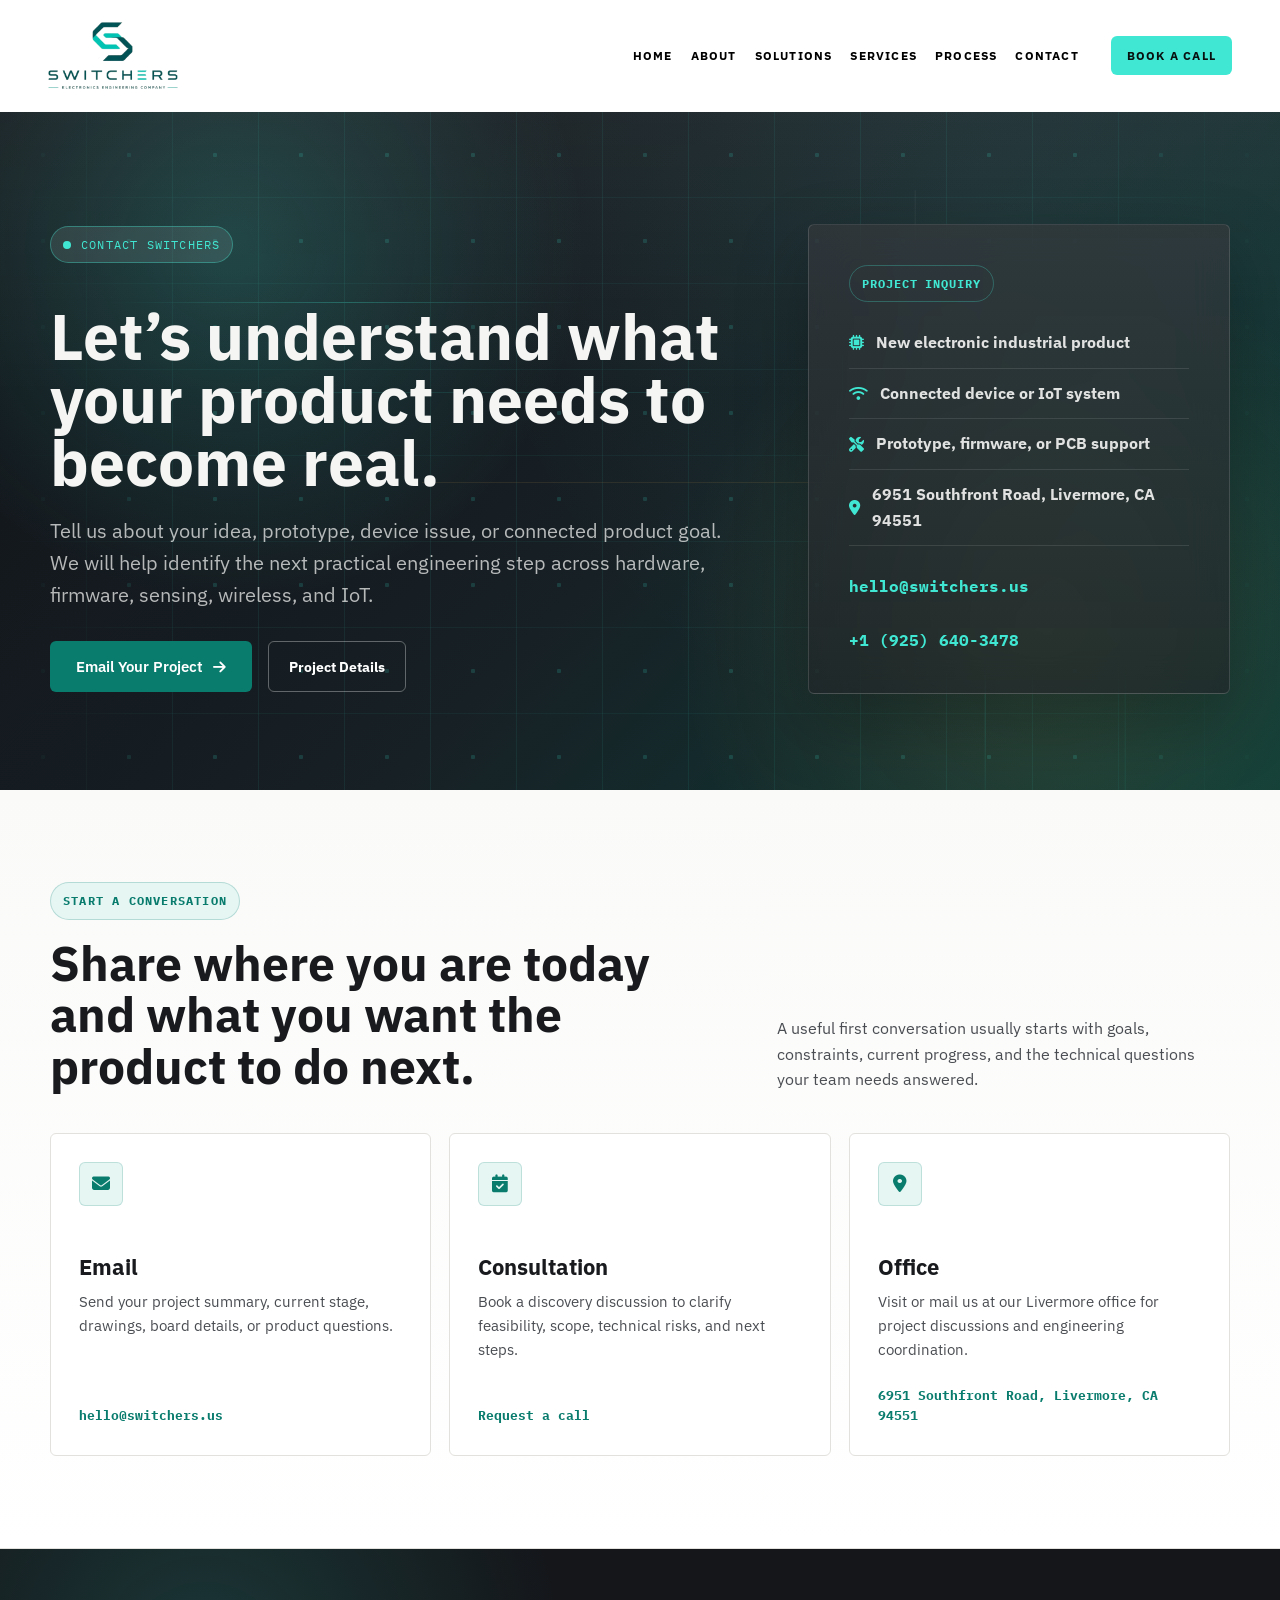
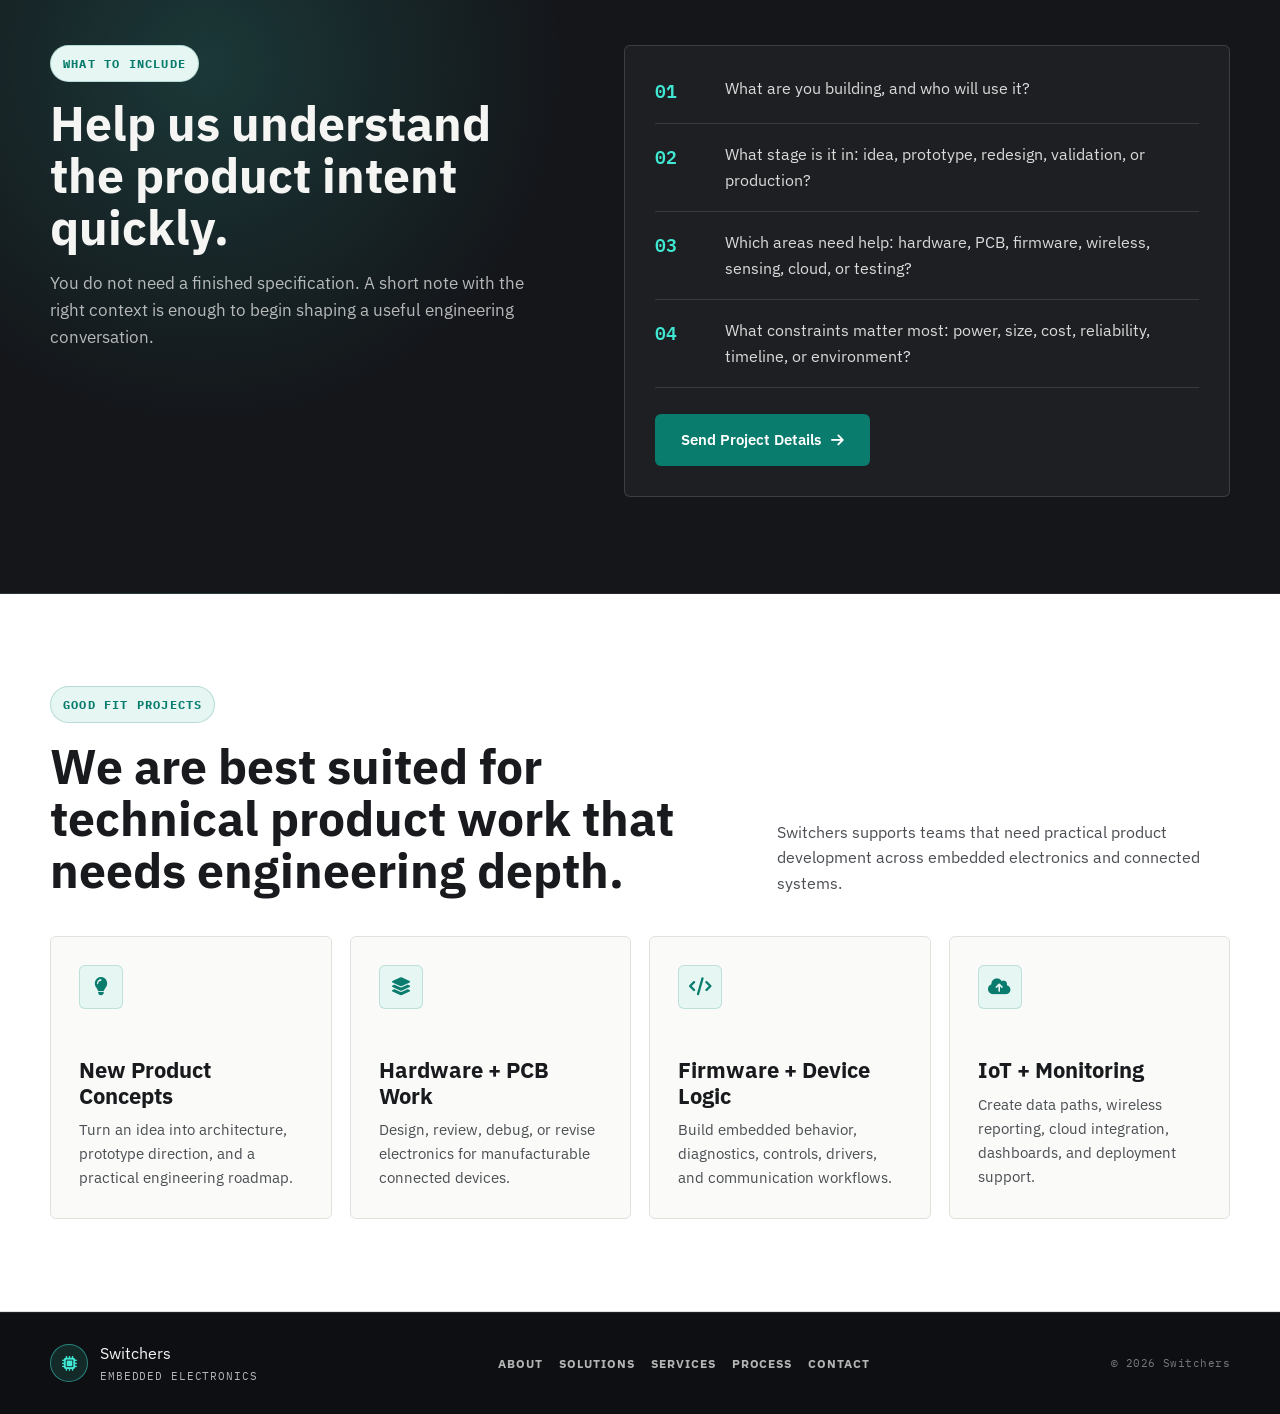
<file: contact.html>
<!DOCTYPE html>
<html lang="en">
<head>
  <meta charset="UTF-8" />
  <meta name="viewport" content="width=device-width, initial-scale=1.0" />
  <!-- SEO:START -->
  <title>Contact Switchers | Electronic Product Design, Livermore CA</title>
  <meta name="description" content="Talk to Switchers about your electronic product, prototype or IoT device. Email hello@switchers.us or call +1 (925) 640-3478. Livermore, CA." />
  <meta name="robots" content="index, follow, max-image-preview:large, max-snippet:-1, max-video-preview:-1" />
  <link rel="canonical" href="https://switchers.us/contact.html" />
  <meta name="author" content="Switchers" />
  <meta name="theme-color" content="#14161A" />
  <meta name="geo.region" content="US-CA" />
  <meta name="geo.placename" content="Livermore, California" />

  <!-- Open Graph -->
  <meta property="og:type" content="website" />
  <meta property="og:site_name" content="Switchers" />
  <meta property="og:locale" content="en_US" />
  <meta property="og:title" content="Contact Switchers | Electronic Product Design, Livermore CA" />
  <meta property="og:description" content="Talk to Switchers about your electronic product, prototype or IoT device. Email hello@switchers.us or call +1 (925) 640-3478. Livermore, CA." />
  <meta property="og:url" content="https://switchers.us/contact.html" />
  <meta property="og:image" content="https://switchers.us/img/og/og-contact.jpg" />
  <meta property="og:image:type" content="image/jpeg" />
  <meta property="og:image:width" content="1200" />
  <meta property="og:image:height" content="630" />
  <meta property="og:image:alt" content="Contact Switchers – hello@switchers.us, +1 (925) 640-3478" />

  <!-- Twitter / X -->
  <meta name="twitter:card" content="summary_large_image" />
  <meta name="twitter:title" content="Contact Switchers | Electronic Product Design, Livermore CA" />
  <meta name="twitter:description" content="Talk to Switchers about your electronic product, prototype or IoT device. Email hello@switchers.us or call +1 (925) 640-3478. Livermore, CA." />
  <meta name="twitter:image" content="https://switchers.us/img/og/og-contact.jpg" />
  <meta name="twitter:image:alt" content="Contact Switchers – hello@switchers.us, +1 (925) 640-3478" />

  <!-- Structured data -->
  <script type="application/ld+json">
  {
    "@context": "https://schema.org",
    "@graph": [
      {
        "@type": "ProfessionalService",
        "@id": "https://switchers.us/#organization",
        "name": "Switchers",
        "url": "https://switchers.us/",
        "logo": {
          "@type": "ImageObject",
          "url": "https://switchers.us/img/logo-switchers.png",
          "width": 220,
          "height": 113
        },
        "image": "https://switchers.us/img/og/og-home.jpg",
        "description": "California-based engineering company specializing in intelligent electronic product development: electronics engineering, PCB design, embedded systems, wireless connectivity, smart sensing and IoT solutions.",
        "slogan": "Engineering smart electronic products.",
        "foundingDate": "2014",
        "founder": {
          "@type": "Person",
          "@id": "https://switchers.us/aboutus.html#founder",
          "name": "Ram Ragavelu"
        },
        "telephone": "+1-925-640-3478",
        "email": "hello@switchers.us",
        "address": {
          "@type": "PostalAddress",
          "streetAddress": "6951 Southfront Road",
          "addressLocality": "Livermore",
          "addressRegion": "CA",
          "postalCode": "94551",
          "addressCountry": "US"
        },
        "contactPoint": [
          {
            "@type": "ContactPoint",
            "contactType": "sales",
            "telephone": "+1-925-640-3478",
            "email": "hello@switchers.us",
            "availableLanguage": [
              "English"
            ]
          }
        ],
        "hasMap": "https://www.google.com/maps/search/?api=1&query=6951%20Southfront%20Road%2C%20Livermore%2C%20CA%2094551",
        "knowsAbout": [
          "Electronics engineering",
          "PCB design",
          "Embedded systems",
          "Embedded firmware",
          "Embedded Linux",
          "RTOS",
          "Bluetooth Low Energy",
          "Wi-Fi",
          "LoRa",
          "GPS",
          "MQTT",
          "Sensor integration",
          "Internet of Things",
          "Product development"
        ]
      },
      {
        "@type": "WebSite",
        "@id": "https://switchers.us/#website",
        "url": "https://switchers.us/",
        "name": "Switchers",
        "description": "Electronic product design and embedded systems engineering.",
        "publisher": {
          "@id": "https://switchers.us/#organization"
        },
        "inLanguage": "en-US"
      },
      {
        "@type": "ContactPage",
        "@id": "https://switchers.us/contact.html#webpage",
        "url": "https://switchers.us/contact.html",
        "name": "Contact Switchers | Electronic Product Design, Livermore CA",
        "description": "Talk to Switchers about your electronic product, prototype or IoT device. Email hello@switchers.us or call +1 (925) 640-3478. Livermore, CA.",
        "isPartOf": {
          "@id": "https://switchers.us/#website"
        },
        "about": {
          "@id": "https://switchers.us/#organization"
        },
        "publisher": {
          "@id": "https://switchers.us/#organization"
        },
        "primaryImageOfPage": {
          "@type": "ImageObject",
          "url": "https://switchers.us/img/og/og-contact.jpg",
          "width": 1200,
          "height": 630
        },
        "inLanguage": "en-US",
        "mainEntity": {
          "@id": "https://switchers.us/#organization"
        },
        "breadcrumb": {
          "@id": "https://switchers.us/contact.html#breadcrumb"
        }
      },
      {
        "@type": "BreadcrumbList",
        "@id": "https://switchers.us/contact.html#breadcrumb",
        "itemListElement": [
          {
            "@type": "ListItem",
            "position": 1,
            "name": "Home",
            "item": "https://switchers.us/"
          },
          {
            "@type": "ListItem",
            "position": 2,
            "name": "Contact",
            "item": "https://switchers.us/contact.html"
          }
        ]
      }
    ]
  }
  </script>
  <!-- SEO:END -->
  <link rel="preconnect" href="https://fonts.googleapis.com" />
  <link rel="preconnect" href="https://fonts.gstatic.com" crossorigin />
  <link href="https://fonts.googleapis.com/css2?family=IBM+Plex+Sans:wght@400;500;600;700&family=IBM+Plex+Mono:wght@400;500;600;700&display=swap" rel="stylesheet" />
  <link rel="stylesheet" href="https://cdnjs.cloudflare.com/ajax/libs/font-awesome/6.5.1/css/all.min.css" />
   <link rel="icon" href="img/favicon.png" type="image/png" />
  <link rel="stylesheet" href="style.css" />
</head>
<body>
  <header class="page-header">
    <div class="topbar">
      <a class="brand" href="index.html" aria-label="Switchers home">
      
          <img src="img/logo-switchers.png" width="130" height="67" alt="Switchers electronics engineering company logo" />
       
      </a>

      <button class="menu-toggle" type="button" aria-label="Open navigation menu" aria-expanded="false" aria-controls="primary-navigation">
        <span></span><span></span><span></span>
      </button>
      <div class="topbar-actions">
        <nav class="nav-links" id="primary-navigation" aria-label="Primary navigation">
          <a href="index.html#home">Home</a>
          <a href="aboutus.html">About</a>
          <a href="solutions.html">Solutions</a>
          <a href="services.html">Services</a>
          <a href="process.html">Process</a>
          <a href="contact.html" aria-current="page">Contact</a>
        </nav>

        <div class="social-links" aria-label="Social media links">
          <a href="#" aria-label="LinkedIn"><i class="fa-brands fa-linkedin-in"></i></a>
          <a href="#" aria-label="Instagram"><i class="fa-brands fa-instagram"></i></a>
          <a href="#" aria-label="X"><i class="fa-brands fa-x-twitter"></i></a>
        </div>

        <a class="header-cta" href="contact.html">Book a Call</a>
      </div>
    </div>

    <section class="contact-page-hero" aria-label="Contact Switchers">
      <div class="brand-circuit-pattern" aria-hidden="true"></div>
      <div class="wrap contact-page-hero-grid">
        <div class="contact-page-copy reveal-on-scroll">
          <div class="eyebrow"><span></span>Contact Switchers</div>
          <h1>Let’s understand what your product needs to become real.</h1>
          <p>
            Tell us about your idea, prototype, device issue, or connected product goal. We will help identify the next practical engineering step across hardware, firmware, sensing, wireless, and IoT.
          </p>
          <div class="hero-actions">
            <a class="btn btn-primary" href="mailto:hello@switchers.us?subject=Project%20Consultation">Email Your Project <i class="fa-solid fa-arrow-right"></i></a>
            <a class="btn btn-outline" href="#project-inquiry">Project Details</a>
          </div>
        </div>

        <div class="contact-hero-panel reveal-on-scroll" aria-label="Contact highlights">
          <div class="contact-hero-chip">Project Inquiry</div>
          <div class="contact-hero-list">
            <span><i class="fa-solid fa-microchip"></i> New electronic industrial product</span>
            <span><i class="fa-solid fa-wifi"></i> Connected device or IoT system</span>
            <span><i class="fa-solid fa-screwdriver-wrench"></i> Prototype, firmware, or PCB support</span>
            <span><i class="fa-solid fa-location-dot"></i> 6951 Southfront Road, Livermore, CA 94551</span>
          </div>
          <a href="mailto:hello@switchers.us">hello@switchers.us</a>
          <a href="tel:19256403478">+1 (925) 640-3478</a>
        </div>
      </div>
    </section>
  </header>

  <main>
    <section class="contact-options-section">
      <div class="wrap">
        <div class="section-head reveal-on-scroll">
          <div class="section-kicker">Start A Conversation</div>
          <div class="section-title-row">
            <h2>Share where you are today and what you want the product to do next.</h2>
            <p>
              A useful first conversation usually starts with goals, constraints, current progress, and the technical questions your team needs answered.
            </p>
          </div>
        </div>

        <div class="contact-options-grid reveal-on-scroll">
          <article class="contact-option-card">
            <i class="fa-solid fa-envelope"></i>
            <h3>Email</h3>
            <p>Send your project summary, current stage, drawings, board details, or product questions.</p>
            <a href="mailto:hello@switchers.us?subject=Project%20Consultation">hello@switchers.us</a>
          </article>
          <article class="contact-option-card">
            <i class="fa-solid fa-calendar-check"></i>
            <h3>Consultation</h3>
            <p>Book a discovery discussion to clarify feasibility, scope, technical risks, and next steps.</p>
            <a href="tel:19256403478">Request a call</a>
          </article>
          <article class="contact-option-card">
            <i class="fa-solid fa-location-dot"></i>
            <h3>Office</h3>
            <p>Visit or mail us at our Livermore office for project discussions and engineering coordination.</p>
            <a href="https://www.google.com/maps/search/?api=1&query=6951%20Southfront%20Road%2C%20Livermore%2C%20CA%2094551" target="_blank" rel="noopener">6951 Southfront Road, Livermore, CA 94551</a>
          </article>
        </div>
      </div>
    </section>

    <section class="contact-inquiry-section" id="project-inquiry">
      <div class="wrap contact-inquiry-grid">
        <div class="contact-inquiry-copy reveal-on-scroll">
          <div class="section-kicker">What To Include</div>
          <h2>Help us understand the product intent quickly.</h2>
          <p>
            You do not need a finished specification. A short note with the right context is enough to begin shaping a useful engineering conversation.
          </p>
        </div>

        <div class="contact-inquiry-panel reveal-on-scroll">
          <div class="inquiry-row"><span>01</span><p>What are you building, and who will use it?</p></div>
          <div class="inquiry-row"><span>02</span><p>What stage is it in: idea, prototype, redesign, validation, or production?</p></div>
          <div class="inquiry-row"><span>03</span><p>Which areas need help: hardware, PCB, firmware, wireless, sensing, cloud, or testing?</p></div>
          <div class="inquiry-row"><span>04</span><p>What constraints matter most: power, size, cost, reliability, timeline, or environment?</p></div>
          <a class="btn btn-primary" href="mailto:hello@switchers.us?subject=Project%20Details">Send Project Details <i class="fa-solid fa-arrow-right"></i></a>
        </div>
      </div>
    </section>

    <section class="contact-fit-section">
      <div class="wrap">
        <div class="section-head reveal-on-scroll">
          <div class="section-kicker">Good Fit Projects</div>
          <div class="section-title-row">
            <h2>We are best suited for technical product work that needs engineering depth.</h2>
            <p>
              Switchers supports teams that need practical product development across embedded electronics and connected systems.
            </p>
          </div>
        </div>

        <div class="contact-fit-grid reveal-on-scroll">
          <article><i class="fa-solid fa-lightbulb"></i><h3>New Product Concepts</h3><p>Turn an idea into architecture, prototype direction, and a practical engineering roadmap.</p></article>
          <article><i class="fa-solid fa-layer-group"></i><h3>Hardware + PCB Work</h3><p>Design, review, debug, or revise electronics for manufacturable connected devices.</p></article>
          <article><i class="fa-solid fa-code"></i><h3>Firmware + Device Logic</h3><p>Build embedded behavior, diagnostics, controls, drivers, and communication workflows.</p></article>
          <article><i class="fa-solid fa-cloud-arrow-up"></i><h3>IoT + Monitoring</h3><p>Create data paths, wireless reporting, cloud integration, dashboards, and deployment support.</p></article>
        </div>
      </div>
    </section>
  </main>

  <footer class="site-footer">
    <div class="wrap footer-wrap">
      <a class="footer-brand" href="index.html#home" aria-label="Switchers home">
        <div class="brand-mark"><i class="fa-solid fa-microchip"></i></div>
        <div class="brand-text">
          Switchers
          <small>Embedded Electronics</small>
        </div>
      </a>
      <nav class="footer-links" aria-label="Footer navigation">
        <a href="aboutus.html">About</a>
        <a href="solutions.html">Solutions</a>
        <a href="services.html">Services</a>
        <a href="process.html">Process</a>
        <a href="contact.html">Contact</a>
      </nav>
      <div class="footer-note">&copy; 2026 Switchers</div>
    </div>
  </footer>

  <script>
    const menuToggle = document.querySelector('.menu-toggle');
    const pageTopbar = document.querySelector('.topbar');
    if (menuToggle && pageTopbar) {
      menuToggle.addEventListener('click', () => {
        const isOpen = pageTopbar.classList.toggle('menu-open');
        menuToggle.setAttribute('aria-expanded', String(isOpen));
        menuToggle.setAttribute('aria-label', isOpen ? 'Close navigation menu' : 'Open navigation menu');
      });
      document.querySelectorAll('.nav-links a').forEach((link) => link.addEventListener('click', () => {
        pageTopbar.classList.remove('menu-open');
        menuToggle.setAttribute('aria-expanded', 'false');
        menuToggle.setAttribute('aria-label', 'Open navigation menu');
      }));
      document.addEventListener('keydown', (event) => {
        if (event.key === 'Escape') {
          pageTopbar.classList.remove('menu-open');
          menuToggle.setAttribute('aria-expanded', 'false');
          menuToggle.setAttribute('aria-label', 'Open navigation menu');
        }
      });
    }
  </script>
  <script>
    const revealItems = [...document.querySelectorAll('.reveal-on-scroll')];

    if ('IntersectionObserver' in window) {
      const revealObserver = new IntersectionObserver((entries) => {
        entries.forEach((entry) => {
          if (entry.isIntersecting) {
            entry.target.classList.add('is-visible');
            revealObserver.unobserve(entry.target);
          }
        });
      }, { threshold: 0.18 });

      revealItems.forEach((item, index) => {
        item.style.setProperty('--reveal-delay', `${Math.min(index * 80, 420)}ms`);
        revealObserver.observe(item);
      });
    } else {
      revealItems.forEach((item) => item.classList.add('is-visible'));
    }
  </script>
</body>
</html>
</file>
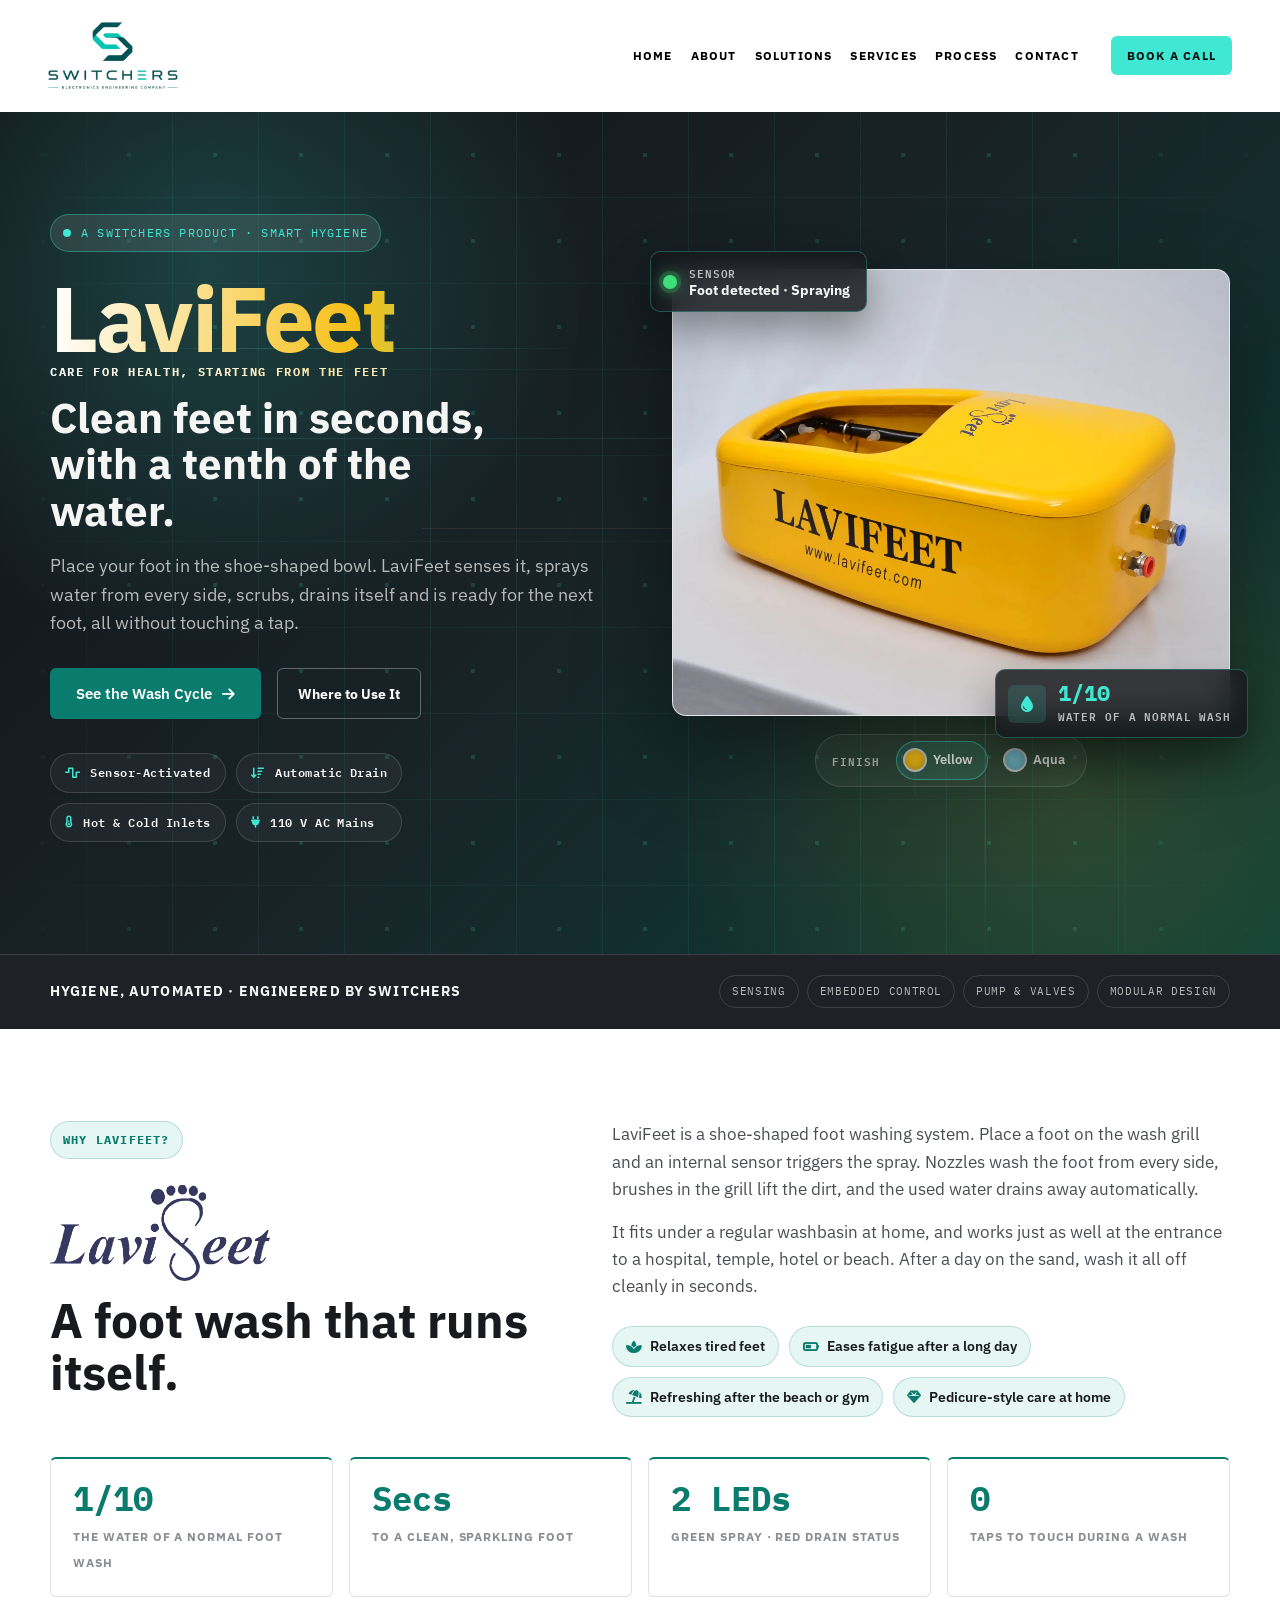
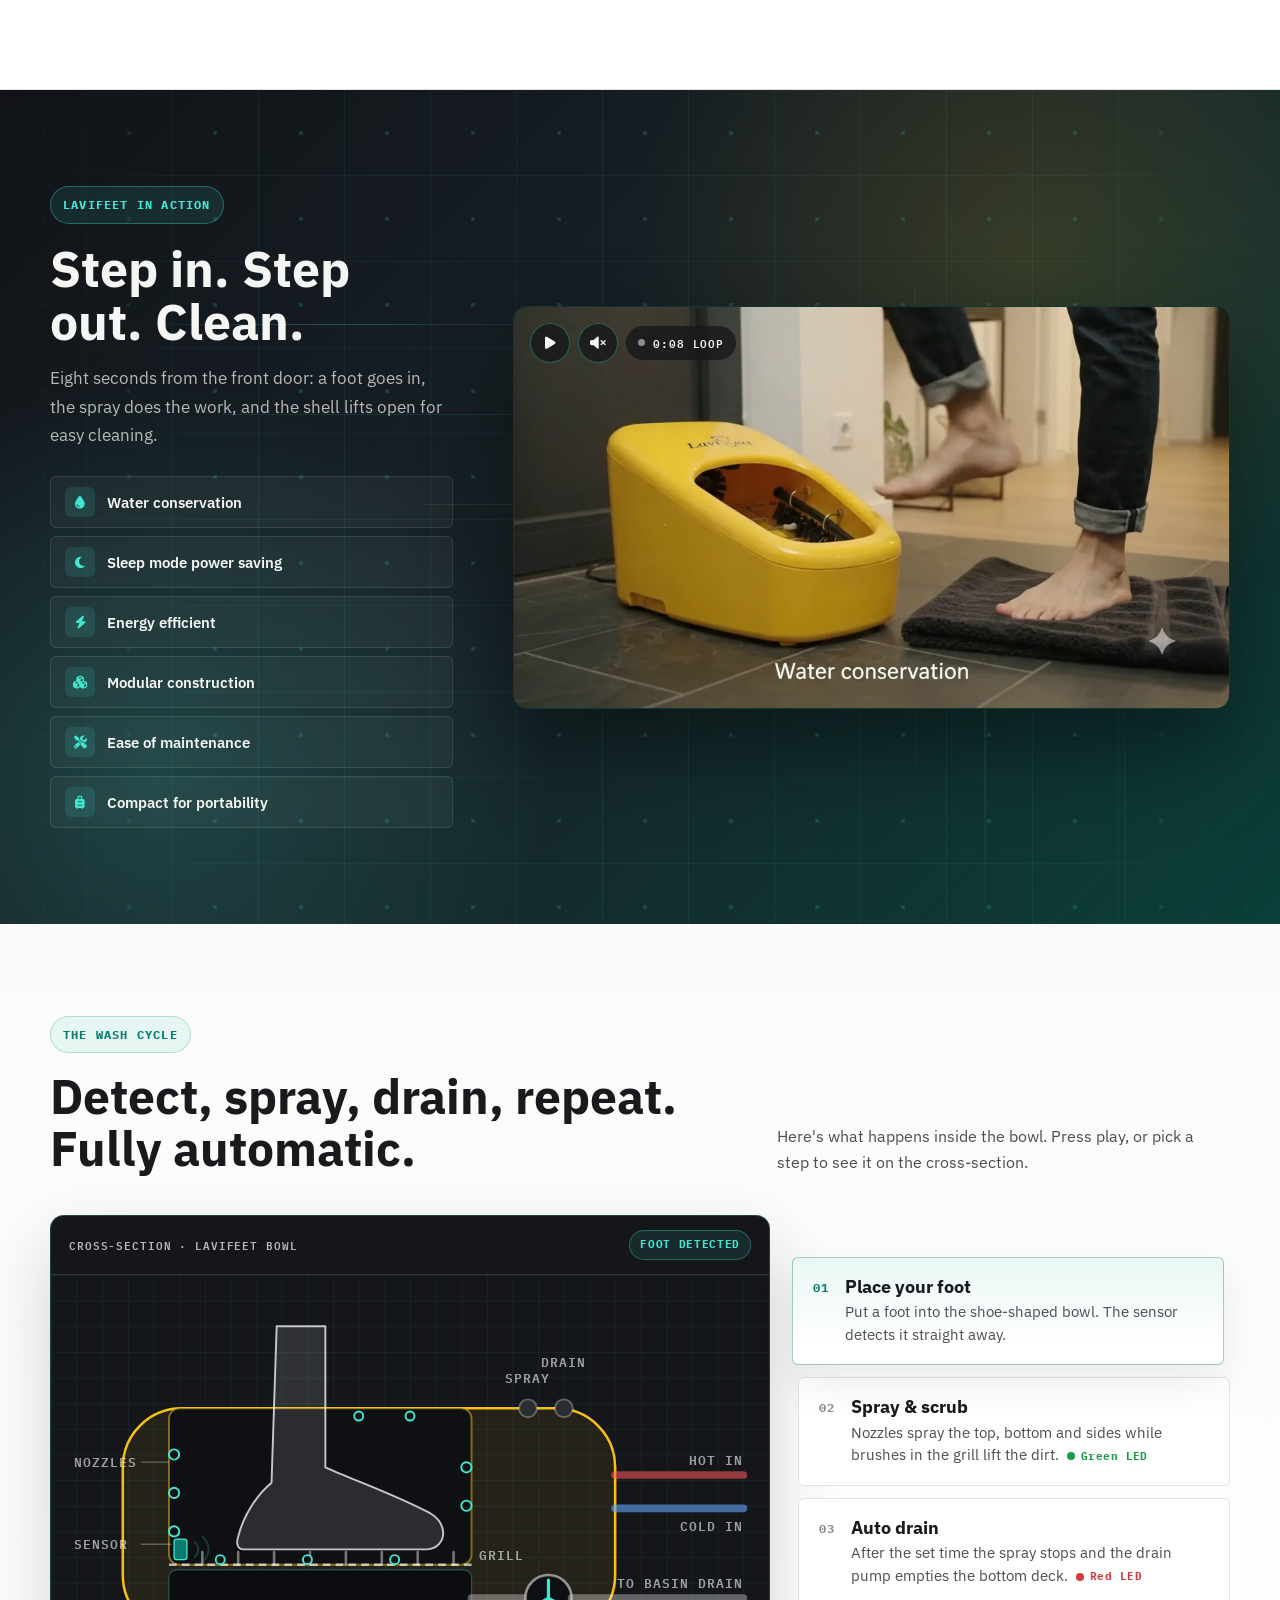
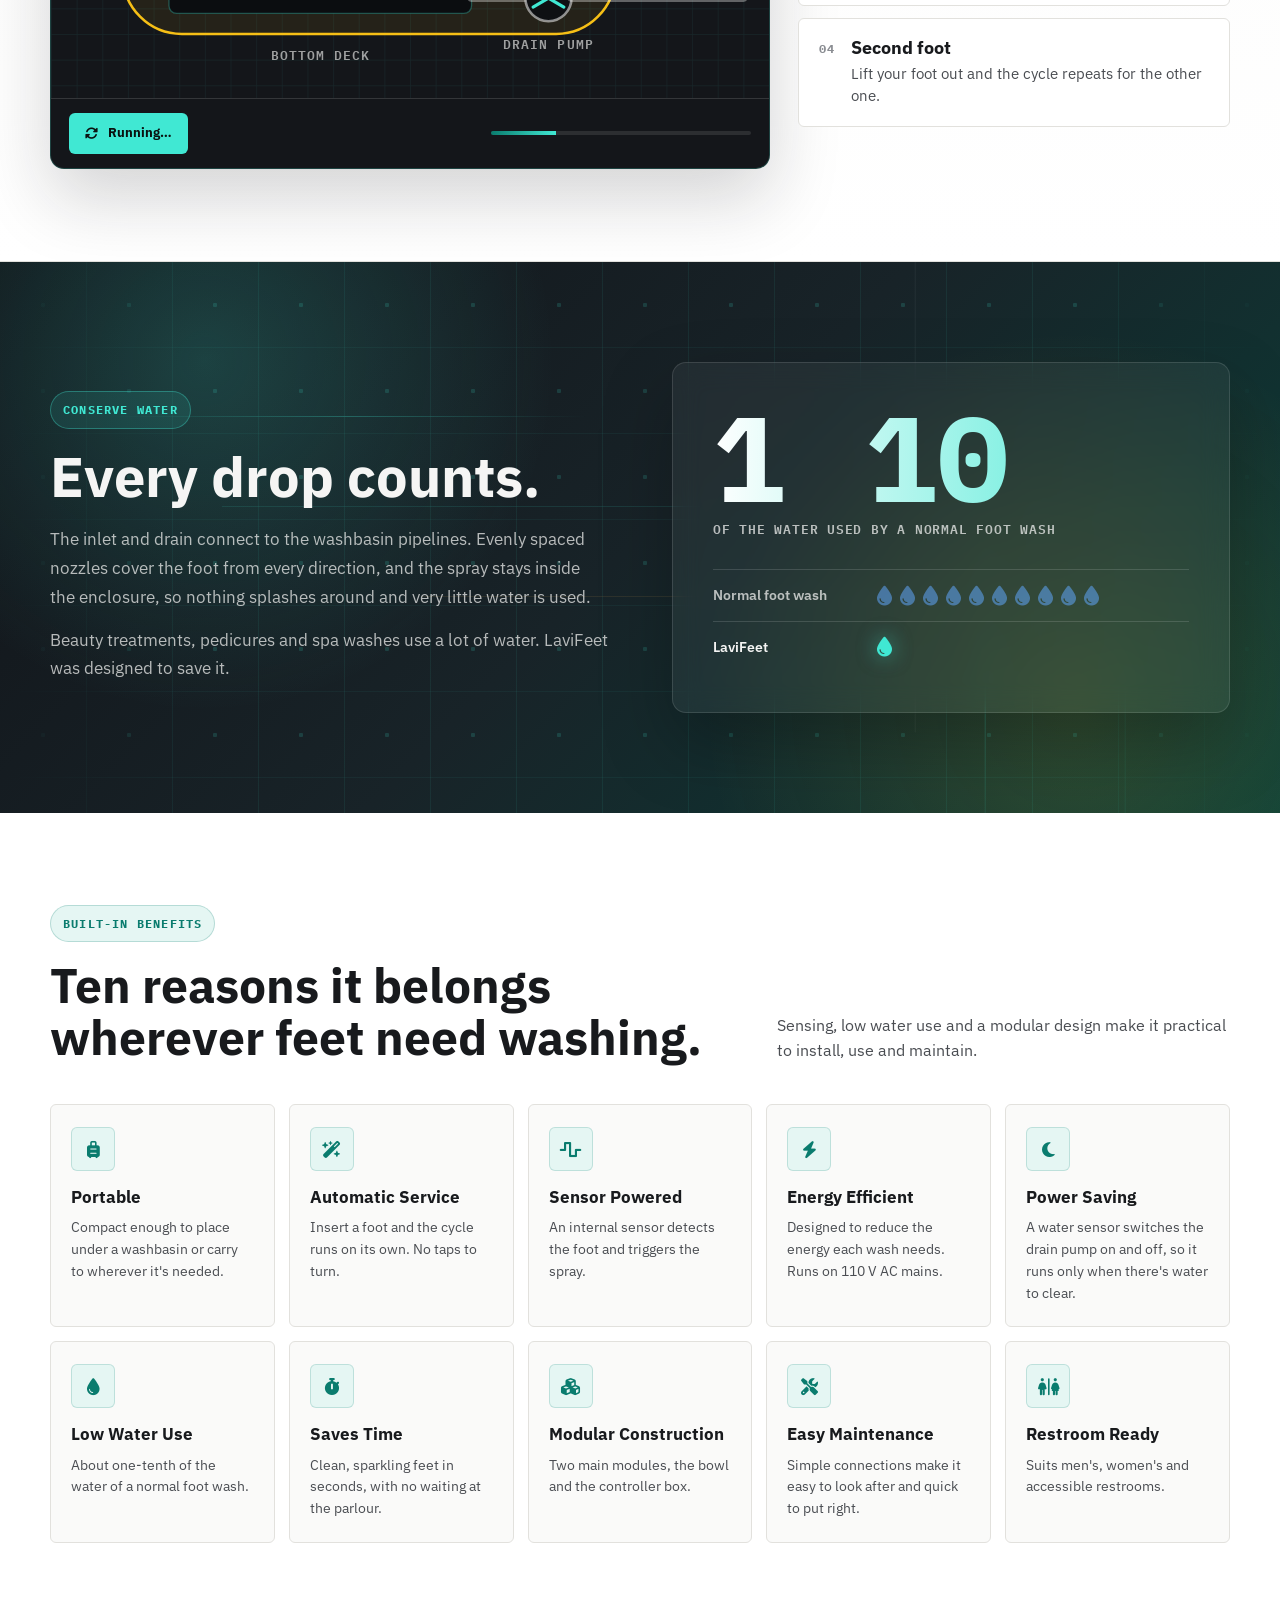
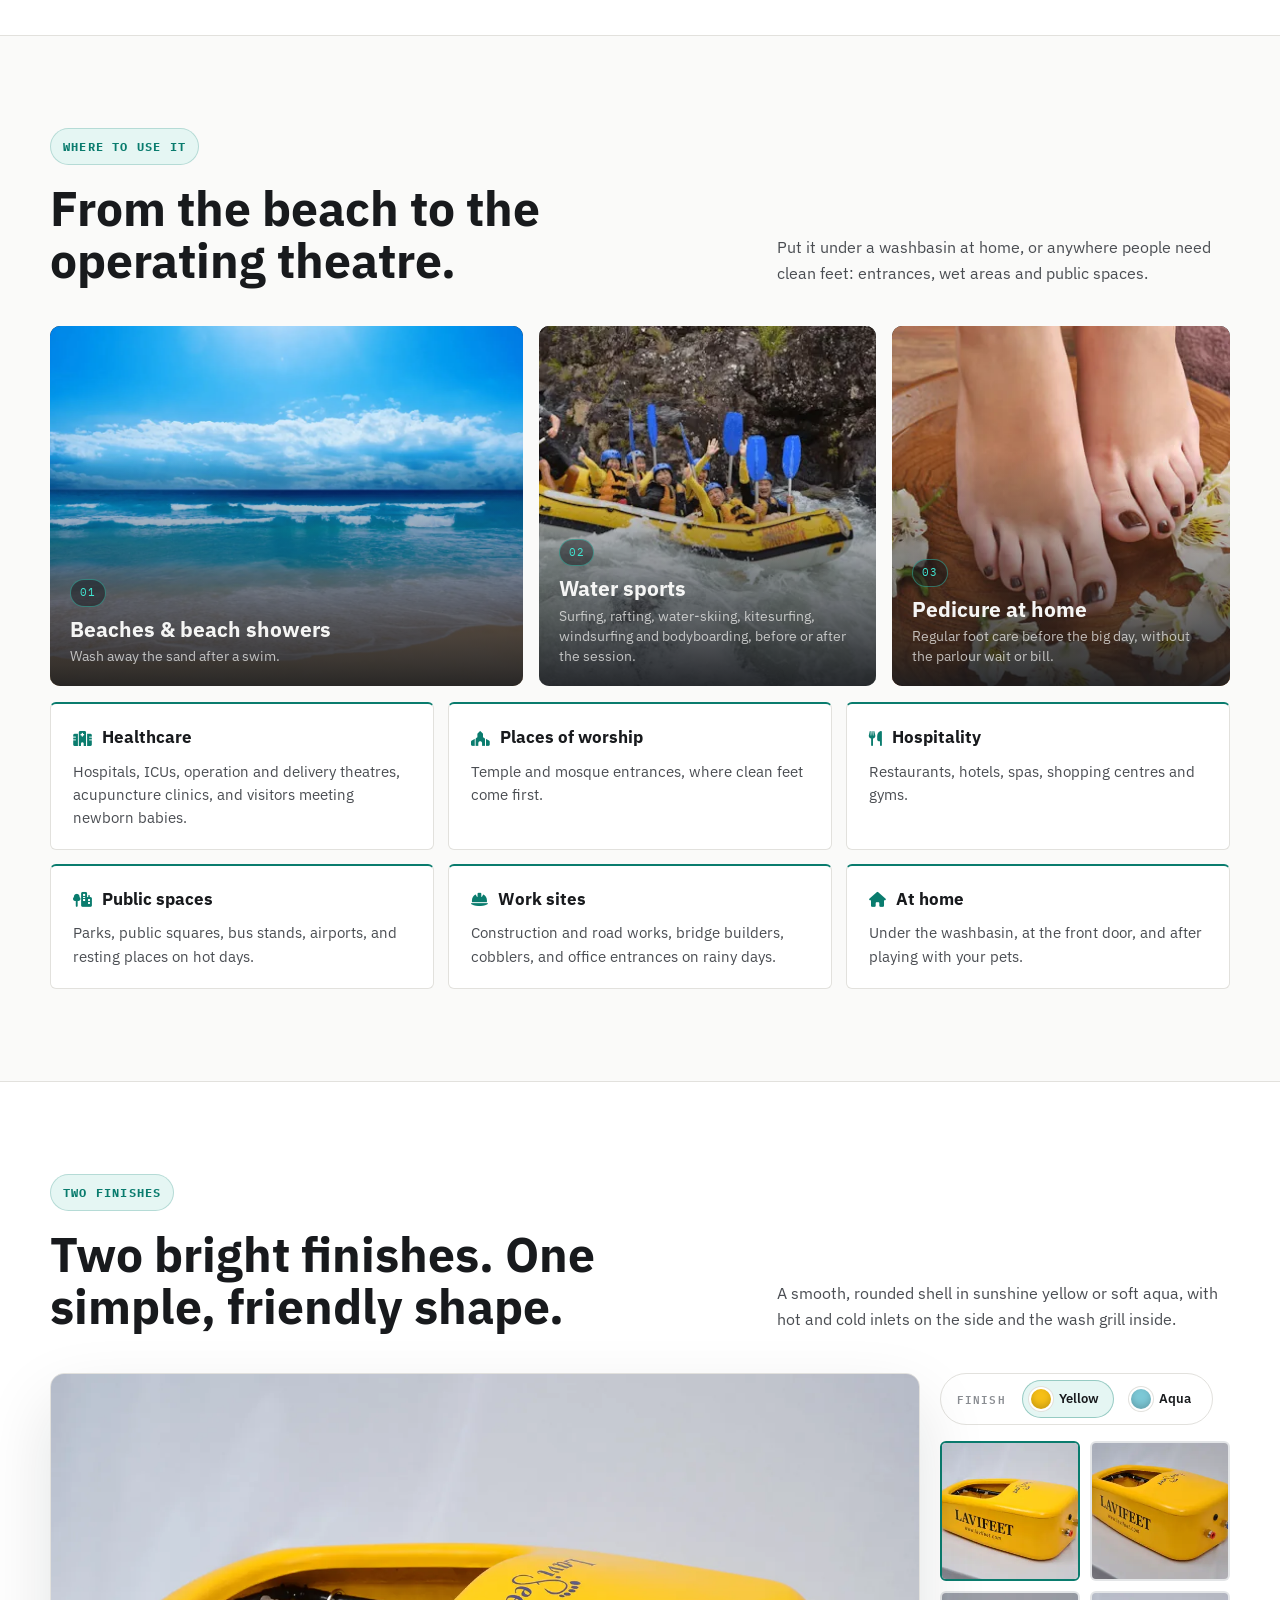
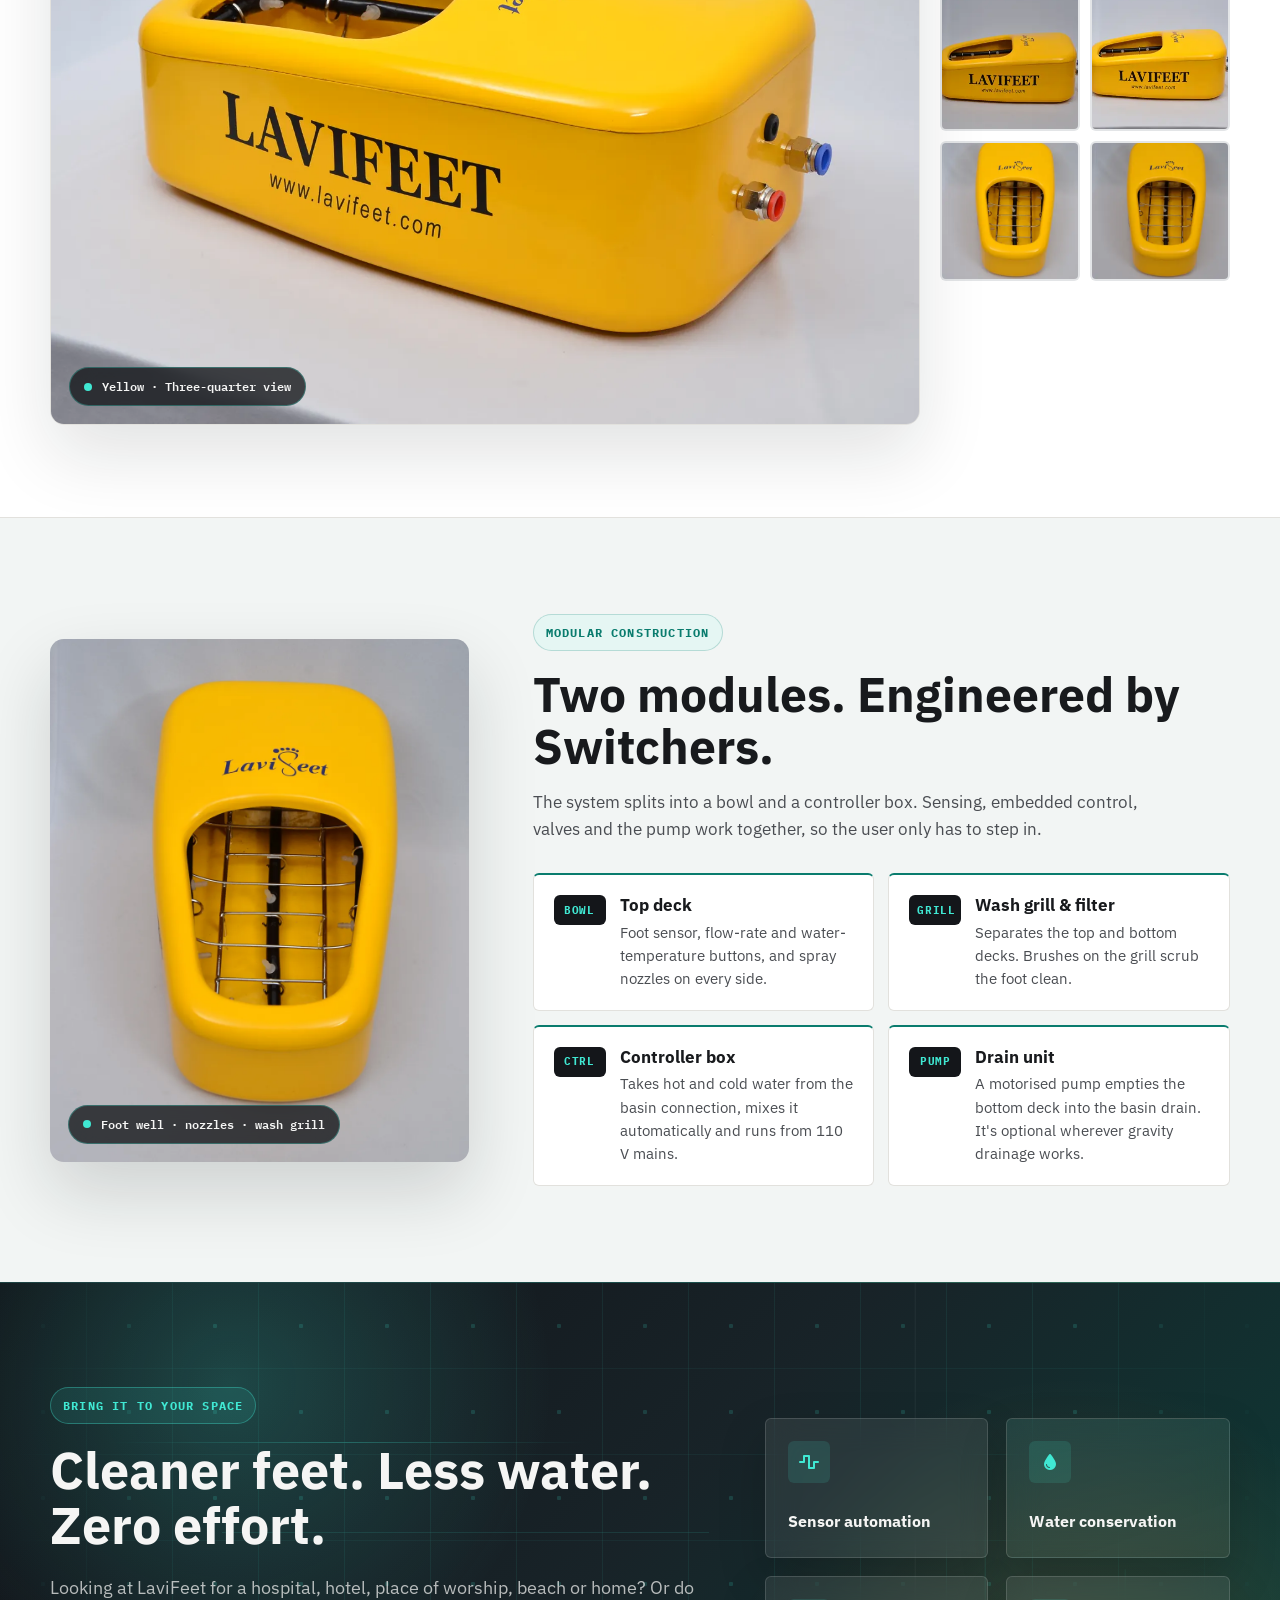
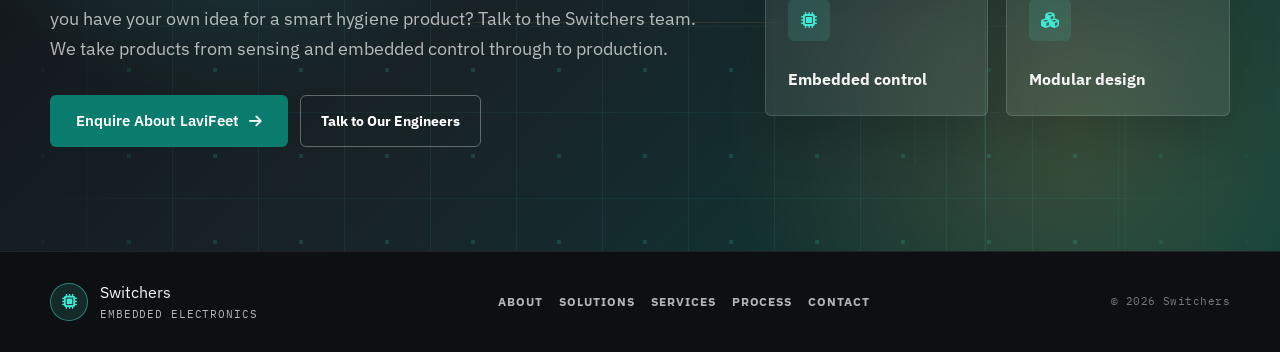
<file: lavifeet.html>
<!DOCTYPE html>
<html lang="en">
<head>
  <meta charset="UTF-8" />
  <meta name="viewport" content="width=device-width, initial-scale=1.0" />
  <!-- SEO:START -->
  <title>LaviFeet Automatic Foot Wash System | A Switchers Product</title>
  <meta name="description" content="LaviFeet is a sensor-activated foot wash system that sprays, scrubs and drains automatically, using about one-tenth of the water of a normal foot wash. Engineered by Switchers." />
  <meta name="robots" content="index, follow, max-image-preview:large, max-snippet:-1, max-video-preview:-1" />
  <link rel="canonical" href="https://switchers.us/lavifeet.html" />
  <meta name="author" content="Switchers" />
  <meta name="theme-color" content="#14161A" />

  <!-- Open Graph -->
  <meta property="og:type" content="product" />
  <meta property="og:site_name" content="Switchers" />
  <meta property="og:locale" content="en_US" />
  <meta property="og:title" content="LaviFeet Automatic Foot Wash System | A Switchers Product" />
  <meta property="og:description" content="Sensor-activated foot washing that sprays, scrubs and drains on its own, with about a tenth of the water." />
  <meta property="og:url" content="https://switchers.us/lavifeet.html" />
  <meta property="og:image" content="https://switchers.us/img/og/og-lavifeet.jpg" />
  <meta property="og:image:type" content="image/jpeg" />
  <meta property="og:image:width" content="1200" />
  <meta property="og:image:height" content="630" />
  <meta property="og:image:alt" content="LaviFeet automatic foot wash system in yellow" />

  <!-- Twitter / X -->
  <meta name="twitter:card" content="summary_large_image" />
  <meta name="twitter:title" content="LaviFeet Automatic Foot Wash System | A Switchers Product" />
  <meta name="twitter:description" content="Sensor-activated foot washing that sprays, scrubs and drains on its own, with about a tenth of the water." />
  <meta name="twitter:image" content="https://switchers.us/img/og/og-lavifeet.jpg" />
  <meta name="twitter:image:alt" content="LaviFeet automatic foot wash system in yellow" />

  <link rel="preload" as="image" href="img/lavifeet/lavifeet-hero-yellow-sm.webp" media="(max-width: 760px)" fetchpriority="high" />
  <link rel="preload" as="image" href="img/lavifeet/lavifeet-hero-yellow.webp" media="(min-width: 761px)" fetchpriority="high" />

  <script type="application/ld+json">
  {
    "@context": "https://schema.org",
    "@graph": [
      {
        "@type": "Product",
        "@id": "https://switchers.us/lavifeet.html#product",
        "name": "LaviFeet Automatic Foot Wash System",
        "description": "A shoe-shaped, sensor-activated foot wash system. It detects the foot, sprays water from every side, scrubs with brushes in the wash grill and drains automatically, using about one-tenth of the water of a normal foot wash.",
        "image": [
          "https://switchers.us/img/lavifeet/lavifeet-yellow-angle.webp",
          "https://switchers.us/img/lavifeet/lavifeet-aqua-angle-2.webp",
          "https://switchers.us/img/og/og-lavifeet.jpg"
        ],
        "brand": { "@type": "Brand", "name": "LaviFeet" },
        "manufacturer": { "@id": "https://switchers.us/#organization" },
        "category": "Hygiene appliance",
        "color": "Yellow, Aqua"
      },
      {
        "@type": "VideoObject",
        "name": "LaviFeet in action",
        "description": "A short film of the LaviFeet foot wash system: water conservation, sleep mode power saving, modular construction, ease of maintenance and portability.",
        "thumbnailUrl": "https://switchers.us/img/lavifeet/lavifeet-video-poster.webp",
        "contentUrl": "https://switchers.us/video/lavifeet-video.mp4",
        "duration": "PT8S",
        "uploadDate": "2026-11-16"
      },
      {
        "@type": "BreadcrumbList",
        "itemListElement": [
          { "@type": "ListItem", "position": 1, "name": "Home", "item": "https://switchers.us/" },
          { "@type": "ListItem", "position": 2, "name": "LaviFeet", "item": "https://switchers.us/lavifeet.html" }
        ]
      }
    ]
  }
  </script>
  <!-- SEO:END -->

  <link rel="icon" type="image/png" href="img/favicon.png" />
  <link rel="preconnect" href="https://fonts.googleapis.com" />
  <link rel="preconnect" href="https://fonts.gstatic.com" crossorigin />
  <link href="https://fonts.googleapis.com/css2?family=IBM+Plex+Sans:wght@400;500;600;700&family=IBM+Plex+Mono:wght@400;500;600;700&display=swap" rel="stylesheet" />
  <link rel="stylesheet" href="https://cdnjs.cloudflare.com/ajax/libs/font-awesome/6.5.1/css/all.min.css" />
  <link rel="stylesheet" href="style.css" />
  <link rel="stylesheet" href="lavifeet.css" />
</head>
<body>
  <header class="page-header">
    <div class="topbar">
      <a class="brand" href="index.html" aria-label="Switchers home">
        <img src="img/logo-switchers.png" width="130" height="67" alt="Switchers electronics engineering company logo" />
      </a>

      <button class="menu-toggle" type="button" aria-label="Open navigation menu" aria-expanded="false" aria-controls="primary-navigation">
        <span></span><span></span><span></span>
      </button>
      <div class="topbar-actions">
        <nav class="nav-links" id="primary-navigation" aria-label="Primary navigation">
          <a href="index.html#home">Home</a>
          <a href="aboutus.html">About</a>
          <a href="solutions.html">Solutions</a>
          <a href="services.html">Services</a>
          <a href="process.html">Process</a>
          <a href="contact.html">Contact</a>
        </nav>

        <div class="social-links" aria-label="Social media links">
          <a href="#" aria-label="LinkedIn"><i class="fa-brands fa-linkedin-in"></i></a>
          <a href="#" aria-label="Instagram"><i class="fa-brands fa-instagram"></i></a>
          <a href="#" aria-label="X"><i class="fa-brands fa-x-twitter"></i></a>
        </div>

        <a class="header-cta" href="contact.html">Book a Call</a>
      </div>
    </div>

    <!-- ============ HERO ============ -->
    <section class="lf-hero" aria-label="LaviFeet foot wash system">
      <div class="brand-circuit-pattern" aria-hidden="true"></div>
      <div class="wrap lf-hero-grid">
        <div class="lf-hero-copy">
          <div class="eyebrow"><span></span>A Switchers Product &middot; Smart Hygiene</div>
          <p class="lf-wordmark">LaviFeet<small>Care for health, starting from the feet</small></p>
          <h1>Clean feet in seconds, with a tenth of the water.</h1>
          <p class="lf-hero-lead">
            Place your foot in the shoe-shaped bowl. LaviFeet senses it, sprays water from every side, scrubs, drains itself and is ready for the next foot, all without touching a tap.
          </p>
          <div class="hero-actions">
            <a class="btn btn-primary" href="#cycle">See the Wash Cycle <i class="fa-solid fa-arrow-right"></i></a>
            <a class="btn btn-outline" href="#applications">Where to Use It</a>
          </div>
          <ul class="lf-hero-specs" aria-label="Key specifications">
            <li><i class="fa-solid fa-wave-square"></i>Sensor-Activated</li>
            <li><i class="fa-solid fa-arrow-down-wide-short"></i>Automatic Drain</li>
            <li><i class="fa-solid fa-temperature-half"></i>Hot &amp; Cold Inlets</li>
            <li><i class="fa-solid fa-plug"></i>110 V AC Mains</li>
          </ul>
        </div>

        <div class="lf-hero-visual">
          <div class="lf-studio">
            <picture>
              <source data-finish-src-sm srcset="img/lavifeet/lavifeet-hero-yellow-sm.webp" media="(max-width: 760px)" />
              <img class="lf-studio-img" data-finish-src src="img/lavifeet/lavifeet-hero-yellow.webp" width="1100" height="880" alt="LaviFeet foot wash system in yellow, with hot and cold water inlets on the side" fetchpriority="high" />
            </picture>

            <div class="lf-float lf-float-detect" aria-hidden="true">
              <span class="lf-led lf-led-green"></span>
              <div>
                <span class="lf-float-label">Sensor</span>
                <strong>Foot detected &middot; Spraying</strong>
              </div>
            </div>
            <div class="lf-float lf-float-water" aria-hidden="true">
              <i class="fa-solid fa-droplet"></i>
              <div>
                <span class="lf-float-value">1/10</span>
                <span class="lf-float-label">Water of a normal wash</span>
              </div>
            </div>
          </div>

          <div class="lf-finish" role="group" aria-label="Choose a finish">
            <span class="lf-finish-label">Finish</span>
            <button type="button" class="lf-swatch is-active" data-finish="yellow" aria-pressed="true">
              <span class="lf-swatch-dot" style="--swatch:#F6BF16"></span>Yellow
            </button>
            <button type="button" class="lf-swatch" data-finish="aqua" aria-pressed="false">
              <span class="lf-swatch-dot" style="--swatch:#7CC8D6"></span>Aqua
            </button>
          </div>
        </div>
      </div>
    </section>
  </header>

  <main>
    <section class="trust-strip" aria-label="Engineering behind LaviFeet">
      <div class="wrap trust-strip-inner">
        <p>Hygiene, automated &middot; engineered by Switchers</p>
        <div class="trust-points">
          <span>Sensing</span>
          <span>Embedded Control</span>
          <span>Pump &amp; Valves</span>
          <span>Modular Design</span>
        </div>
      </div>
    </section>

    <!-- ============ WHY ============ -->
    <section class="lf-why" id="overview">
      <div class="wrap lf-why-grid">
        <div class="lf-why-head reveal-on-scroll">
          <div class="section-kicker">Why LaviFeet?</div>
          <img class="lf-logo" src="img/lavifeet/lavifeet-logo.webp" width="437" height="191" alt="LaviFeet logo" loading="lazy" />
          <h2>A foot wash that runs itself.</h2>
        </div>

        <div class="lf-why-copy reveal-on-scroll">
          <p>
            LaviFeet is a shoe-shaped foot washing system. Place a foot on the wash grill and an internal sensor triggers the spray. Nozzles wash the foot from every side, brushes in the grill lift the dirt, and the used water drains away automatically.
          </p>
          <p>
            It fits under a regular washbasin at home, and works just as well at the entrance to a hospital, temple, hotel or beach. After a day on the sand, wash it all off cleanly in seconds.
          </p>
          <ul class="lf-feel" aria-label="How it feels">
            <li><i class="fa-solid fa-spa"></i>Relaxes tired feet</li>
            <li><i class="fa-solid fa-battery-half"></i>Eases fatigue after a long day</li>
            <li><i class="fa-solid fa-umbrella-beach"></i>Refreshing after the beach or gym</li>
            <li><i class="fa-solid fa-gem"></i>Pedicure-style care at home</li>
          </ul>
        </div>

        <div class="lf-proof reveal-on-scroll">
          <div class="proof-card">
            <span class="proof-value">1/10</span>
            <span class="proof-label">The water of a normal foot wash</span>
          </div>
          <div class="proof-card">
            <span class="proof-value">Secs</span>
            <span class="proof-label">To a clean, sparkling foot</span>
          </div>
          <div class="proof-card">
            <span class="proof-value">2 LEDs</span>
            <span class="proof-label">Green spray &middot; red drain status</span>
          </div>
          <div class="proof-card">
            <span class="proof-value">0</span>
            <span class="proof-label">Taps to touch during a wash</span>
          </div>
        </div>
      </div>
    </section>

    <!-- ============ FILM ============ -->
    <section class="lf-film" id="film">
      <div class="brand-circuit-pattern" aria-hidden="true"></div>
      <div class="wrap lf-film-grid">
        <div class="lf-film-copy reveal-on-scroll">
          <div class="section-kicker brand-kicker">LaviFeet in Action</div>
          <h2>Step in. Step out. Clean.</h2>
          <p>
            Eight seconds from the front door: a foot goes in, the spray does the work, and the shell lifts open for easy cleaning.
          </p>
          <ul class="lf-film-chapters" aria-label="What the film shows">
            <li><i class="fa-solid fa-droplet"></i>Water conservation</li>
            <li><i class="fa-solid fa-moon"></i>Sleep mode power saving</li>
            <li><i class="fa-solid fa-bolt"></i>Energy efficient</li>
            <li><i class="fa-solid fa-cubes"></i>Modular construction</li>
            <li><i class="fa-solid fa-screwdriver-wrench"></i>Ease of maintenance</li>
            <li><i class="fa-solid fa-suitcase-rolling"></i>Compact for portability</li>
          </ul>
        </div>

        <div class="lf-film-frame reveal-on-scroll">
          <video id="lf-video" muted loop playsinline preload="none" poster="img/lavifeet/lavifeet-video-poster.webp" width="1280" height="720" aria-label="LaviFeet product film: a foot is washed, then the shell opens for maintenance">
            <source src="video/lavifeet-video.mp4" type="video/mp4" />
            Your browser does not support embedded video. <a href="video/lavifeet-video.mp4">Download the LaviFeet video</a>.
          </video>
          <div class="lf-film-controls">
            <button type="button" class="lf-film-btn" data-video-toggle aria-label="Play video">
              <i class="fa-solid fa-play"></i>
            </button>
            <button type="button" class="lf-film-btn" data-video-sound aria-label="Turn sound on">
              <i class="fa-solid fa-volume-xmark"></i>
            </button>
            <span class="lf-film-time"><span class="lf-film-live"></span>0:08 loop</span>
          </div>
        </div>
      </div>
    </section>

    <!-- ============ WASH CYCLE (INTERACTIVE BLUEPRINT) ============ -->
    <section class="lf-cycle" id="cycle">
      <div class="wrap">
        <div class="section-head reveal-on-scroll">
          <div class="section-kicker">The Wash Cycle</div>
          <div class="section-title-row">
            <h2>Detect, spray, drain, repeat. Fully automatic.</h2>
            <p>
              Here's what happens inside the bowl. Press play, or pick a step to see it on the cross-section.
            </p>
          </div>
        </div>

        <div class="lf-cycle-grid reveal-on-scroll">
          <div class="lf-blueprint" data-state="0">
            <div class="lf-blueprint-bar">
              <span class="lf-blueprint-tag">Cross-section &middot; LaviFeet bowl</span>
              <span class="lf-blueprint-status" aria-live="polite" data-cycle-status>Standby</span>
            </div>

            <svg class="lf-svg" viewBox="0 0 560 330" role="img" aria-labelledby="lf-svg-title">
              <title id="lf-svg-title">Cross-section of the LaviFeet bowl showing the foot sensor, spray nozzles, wash grill, bottom deck, drain pump and hot and cold water inlets</title>
              <defs>
                <pattern id="lf-grid" width="20" height="20" patternUnits="userSpaceOnUse">
                  <path d="M20 0H0V20" fill="none" stroke="rgba(64,232,211,0.08)" stroke-width="1" />
                </pattern>
                <linearGradient id="lf-water-grad" x1="0" y1="0" x2="0" y2="1">
                  <stop offset="0" stop-color="#40E8D3" stop-opacity="0.75" />
                  <stop offset="1" stop-color="#0A7C6E" stop-opacity="0.9" />
                </linearGradient>
              </defs>
              <rect width="560" height="330" fill="url(#lf-grid)" />

              <!-- body -->
              <rect class="lf-body" x="56" y="104" width="384" height="176" rx="46" />
              <!-- foot well -->
              <rect class="lf-well" x="92" y="104" width="236" height="122" rx="8" />
              <!-- bottom deck + water -->
              <rect class="lf-deck" x="92" y="230" width="236" height="34" rx="6" />
              <clipPath id="lf-deck-clip"><rect x="92" y="230" width="236" height="34" rx="6" /></clipPath>
              <g clip-path="url(#lf-deck-clip)">
                <rect class="lf-water" x="92" y="264" width="236" height="34" fill="url(#lf-water-grad)" />
              </g>

              <!-- foot -->
              <g class="lf-foot">
                <path d="M150 214 C146 214 144 210 146 204 C150 188 160 172 172 162 L176 40 L214 40 L214 150 C236 160 270 172 296 186 C310 194 309 212 294 214 Z" />
              </g>

              <!-- grill with brushes -->
              <line class="lf-grill" x1="92" y1="226" x2="328" y2="226" />
              <g class="lf-brushes">
                <line x1="118" y1="226" x2="118" y2="216" /><line x1="146" y1="226" x2="146" y2="216" />
                <line x1="174" y1="226" x2="174" y2="216" /><line x1="202" y1="226" x2="202" y2="216" />
                <line x1="230" y1="226" x2="230" y2="216" /><line x1="258" y1="226" x2="258" y2="216" />
                <line x1="286" y1="226" x2="286" y2="216" /><line x1="314" y1="226" x2="314" y2="216" />
              </g>

              <!-- sprays -->
              <g class="lf-sprays">
                <path d="M96 140 L140 152" /><path d="M96 170 L140 176" /><path d="M96 200 L140 200" />
                <path d="M324 150 L292 168" /><path d="M324 180 L298 190" />
                <path d="M132 222 L148 206" /><path d="M200 222 L206 206" /><path d="M268 222 L262 200" />
                <path d="M240 110 L236 142" /><path d="M280 110 L268 160" />
              </g>
              <!-- nozzles -->
              <g class="lf-nozzles">
                <circle cx="96" cy="140" r="4" /><circle cx="96" cy="170" r="4" /><circle cx="96" cy="200" r="4" />
                <circle cx="324" cy="150" r="4" /><circle cx="324" cy="180" r="4" />
                <circle cx="132" cy="222" r="3.5" /><circle cx="200" cy="222" r="3.5" /><circle cx="268" cy="222" r="3.5" />
                <circle cx="240" cy="110" r="3.5" /><circle cx="280" cy="110" r="3.5" />
              </g>

              <!-- foot sensor -->
              <g class="lf-sensor">
                <rect x="96" y="206" width="10" height="16" rx="2" />
                <path class="lf-sensor-wave" d="M112 208 Q118 214 112 220" />
                <path class="lf-sensor-wave lf-sensor-wave-2" d="M118 204 Q128 214 118 224" />
              </g>

              <!-- LEDs -->
              <circle class="lf-led-svg lf-led-svg-green" cx="372" cy="104" r="7" />
              <circle class="lf-led-svg lf-led-svg-red" cx="400" cy="104" r="7" />

              <!-- drain pump -->
              <path class="lf-pipe" d="M328 252 H370" />
              <circle class="lf-pump" cx="388" cy="252" r="18" />
              <g class="lf-fan" transform-origin="388 252">
                <path d="M388 252 L388 238 M388 252 L400 259 M388 252 L376 259" />
              </g>
              <path class="lf-pipe" d="M406 252 H540" />
              <path class="lf-drain-flow" d="M406 252 H540" />

              <!-- inlets -->
              <path class="lf-pipe lf-pipe-hot" d="M440 156 H540" />
              <path class="lf-pipe lf-pipe-cold" d="M440 182 H540" />

              <!-- labels -->
              <g class="lf-labels">
                <text x="372" y="84" text-anchor="middle">SPRAY</text>
                <text x="400" y="72" text-anchor="middle">DRAIN</text>
                <text x="540" y="148" text-anchor="end">HOT IN</text>
                <text x="540" y="200" text-anchor="end">COLD IN</text>
                <text x="540" y="244" text-anchor="end">TO BASIN DRAIN</text>
                <text x="388" y="292" text-anchor="middle">DRAIN PUMP</text>
                <text x="210" y="300" text-anchor="middle">BOTTOM DECK</text>
                <text x="18" y="214">SENSOR</text>
                <text x="18" y="150">NOZZLES</text>
                <text x="334" y="222">GRILL</text>
              </g>
              <path class="lf-leader" d="M70 210 H94 M70 146 H92" />
            </svg>

            <div class="lf-blueprint-foot">
              <button class="lf-play" type="button" data-cycle-play>
                <i class="fa-solid fa-play"></i><span>Run wash cycle</span>
              </button>
              <div class="lf-cycle-progress" aria-hidden="true"><span></span></div>
            </div>
          </div>

          <ol class="lf-steps">
            <li class="lf-step" data-step="1">
              <button type="button">
                <span class="lf-step-index">01</span>
                <span class="lf-step-body">
                  <strong>Place your foot</strong>
                  <span>Put a foot into the shoe-shaped bowl. The sensor detects it straight away.</span>
                </span>
              </button>
            </li>
            <li class="lf-step" data-step="2">
              <button type="button">
                <span class="lf-step-index">02</span>
                <span class="lf-step-body">
                  <strong>Spray &amp; scrub</strong>
                  <span>Nozzles spray the top, bottom and sides while brushes in the grill lift the dirt. <em class="lf-tag-green">Green LED</em></span>
                </span>
              </button>
            </li>
            <li class="lf-step" data-step="3">
              <button type="button">
                <span class="lf-step-index">03</span>
                <span class="lf-step-body">
                  <strong>Auto drain</strong>
                  <span>After the set time the spray stops and the drain pump empties the bottom deck. <em class="lf-tag-red">Red LED</em></span>
                </span>
              </button>
            </li>
            <li class="lf-step" data-step="4">
              <button type="button">
                <span class="lf-step-index">04</span>
                <span class="lf-step-body">
                  <strong>Second foot</strong>
                  <span>Lift your foot out and the cycle repeats for the other one.</span>
                </span>
              </button>
            </li>
          </ol>
        </div>
      </div>
    </section>

    <!-- ============ WATER ============ -->
    <section class="lf-water-section" id="water">
      <div class="brand-circuit-pattern" aria-hidden="true"></div>
      <div class="wrap lf-water-grid">
        <div class="lf-water-copy reveal-on-scroll">
          <div class="section-kicker brand-kicker">Conserve Water</div>
          <h2>Every drop counts.</h2>
          <p>
            The inlet and drain connect to the washbasin pipelines. Evenly spaced nozzles cover the foot from every direction, and the spray stays inside the enclosure, so nothing splashes around and very little water is used.
          </p>
          <p>
            Beauty treatments, pedicures and spa washes use a lot of water. LaviFeet was designed to save it.
          </p>
        </div>

        <div class="lf-water-viz reveal-on-scroll" aria-label="Water use compared with a normal foot wash">
          <div class="lf-water-big">
            <span class="lf-water-fraction">1<span>/</span>10</span>
            <span class="lf-water-caption">of the water used by a normal foot wash</span>
          </div>

          <div class="lf-drops-row">
            <span class="lf-drops-label">Normal foot wash</span>
            <div class="lf-drops" aria-hidden="true">
              <i class="fa-solid fa-droplet"></i><i class="fa-solid fa-droplet"></i><i class="fa-solid fa-droplet"></i><i class="fa-solid fa-droplet"></i><i class="fa-solid fa-droplet"></i>
              <i class="fa-solid fa-droplet"></i><i class="fa-solid fa-droplet"></i><i class="fa-solid fa-droplet"></i><i class="fa-solid fa-droplet"></i><i class="fa-solid fa-droplet"></i>
            </div>
          </div>
          <div class="lf-drops-row lf-drops-row-lavi">
            <span class="lf-drops-label">LaviFeet</span>
            <div class="lf-drops" aria-hidden="true">
              <i class="fa-solid fa-droplet"></i>
            </div>
          </div>
        </div>
      </div>
    </section>

    <!-- ============ BENEFITS ============ -->
    <section class="lf-benefits" id="benefits">
      <div class="wrap">
        <div class="section-head reveal-on-scroll">
          <div class="section-kicker">Built-In Benefits</div>
          <div class="section-title-row">
            <h2>Ten reasons it belongs wherever feet need washing.</h2>
            <p>
              Sensing, low water use and a modular design make it practical to install, use and maintain.
            </p>
          </div>
        </div>

        <div class="lf-benefit-grid reveal-on-scroll">
          <article class="lf-benefit">
            <i class="fa-solid fa-suitcase-rolling"></i>
            <h3>Portable</h3>
            <p>Compact enough to place under a washbasin or carry to wherever it's needed.</p>
          </article>
          <article class="lf-benefit">
            <i class="fa-solid fa-wand-magic-sparkles"></i>
            <h3>Automatic Service</h3>
            <p>Insert a foot and the cycle runs on its own. No taps to turn.</p>
          </article>
          <article class="lf-benefit">
            <i class="fa-solid fa-wave-square"></i>
            <h3>Sensor Powered</h3>
            <p>An internal sensor detects the foot and triggers the spray.</p>
          </article>
          <article class="lf-benefit">
            <i class="fa-solid fa-bolt"></i>
            <h3>Energy Efficient</h3>
            <p>Designed to reduce the energy each wash needs. Runs on 110 V AC mains.</p>
          </article>
          <article class="lf-benefit">
            <i class="fa-solid fa-moon"></i>
            <h3>Power Saving</h3>
            <p>A water sensor switches the drain pump on and off, so it runs only when there's water to clear.</p>
          </article>
          <article class="lf-benefit">
            <i class="fa-solid fa-droplet"></i>
            <h3>Low Water Use</h3>
            <p>About one-tenth of the water of a normal foot wash.</p>
          </article>
          <article class="lf-benefit">
            <i class="fa-solid fa-stopwatch"></i>
            <h3>Saves Time</h3>
            <p>Clean, sparkling feet in seconds, with no waiting at the parlour.</p>
          </article>
          <article class="lf-benefit">
            <i class="fa-solid fa-cubes"></i>
            <h3>Modular Construction</h3>
            <p>Two main modules, the bowl and the controller box.</p>
          </article>
          <article class="lf-benefit">
            <i class="fa-solid fa-screwdriver-wrench"></i>
            <h3>Easy Maintenance</h3>
            <p>Simple connections make it easy to look after and quick to put right.</p>
          </article>
          <article class="lf-benefit">
            <i class="fa-solid fa-restroom"></i>
            <h3>Restroom Ready</h3>
            <p>Suits men's, women's and accessible restrooms.</p>
          </article>
        </div>
      </div>
    </section>

    <!-- ============ APPLICATIONS ============ -->
    <section class="lf-apps" id="applications">
      <div class="wrap">
        <div class="section-head reveal-on-scroll">
          <div class="section-kicker">Where to Use It</div>
          <div class="section-title-row">
            <h2>From the beach to the operating theatre.</h2>
            <p>
              Put it under a washbasin at home, or anywhere people need clean feet: entrances, wet areas and public spaces.
            </p>
          </div>
        </div>

        <div class="lf-app-tiles reveal-on-scroll">
          <figure class="lf-app-tile lf-app-tile-wide">
            <img src="img/lavifeet/lavifeet-use-beach.webp" width="1400" height="788" loading="lazy" alt="Sunny beach with waves on the sand" />
            <figcaption>
              <span>01</span>
              <strong>Beaches &amp; beach showers</strong>
              <small>Wash away the sand after a swim.</small>
            </figcaption>
          </figure>
          <figure class="lf-app-tile">
            <img src="img/lavifeet/lavifeet-use-watersports.webp" width="540" height="356" loading="lazy" alt="Group white-water rafting through rapids" />
            <figcaption>
              <span>02</span>
              <strong>Water sports</strong>
              <small>Surfing, rafting, water-skiing, kitesurfing, windsurfing and bodyboarding, before or after the session.</small>
            </figcaption>
          </figure>
          <figure class="lf-app-tile">
            <img src="img/lavifeet/lavifeet-use-pedicure.webp" width="750" height="400" loading="lazy" alt="Feet resting in a bowl with flowers for a pedicure" />
            <figcaption>
              <span>03</span>
              <strong>Pedicure at home</strong>
              <small>Regular foot care before the big day, without the parlour wait or bill.</small>
            </figcaption>
          </figure>
        </div>

        <div class="lf-app-cats reveal-on-scroll">
          <article class="lf-app-cat">
            <h3><i class="fa-solid fa-hospital"></i>Healthcare</h3>
            <p>Hospitals, ICUs, operation and delivery theatres, acupuncture clinics, and visitors meeting newborn babies.</p>
          </article>
          <article class="lf-app-cat">
            <h3><i class="fa-solid fa-place-of-worship"></i>Places of worship</h3>
            <p>Temple and mosque entrances, where clean feet come first.</p>
          </article>
          <article class="lf-app-cat">
            <h3><i class="fa-solid fa-utensils"></i>Hospitality</h3>
            <p>Restaurants, hotels, spas, shopping centres and gyms.</p>
          </article>
          <article class="lf-app-cat">
            <h3><i class="fa-solid fa-tree-city"></i>Public spaces</h3>
            <p>Parks, public squares, bus stands, airports, and resting places on hot days.</p>
          </article>
          <article class="lf-app-cat">
            <h3><i class="fa-solid fa-helmet-safety"></i>Work sites</h3>
            <p>Construction and road works, bridge builders, cobblers, and office entrances on rainy days.</p>
          </article>
          <article class="lf-app-cat">
            <h3><i class="fa-solid fa-house"></i>At home</h3>
            <p>Under the washbasin, at the front door, and after playing with your pets.</p>
          </article>
        </div>
      </div>
    </section>

    <!-- ============ GALLERY ============ -->
    <section class="lf-gallery" id="gallery">
      <div class="wrap">
        <div class="section-head reveal-on-scroll">
          <div class="section-kicker">Two Finishes</div>
          <div class="section-title-row">
            <h2>Two bright finishes. One simple, friendly shape.</h2>
            <p>
              A smooth, rounded shell in sunshine yellow or soft aqua, with hot and cold inlets on the side and the wash grill inside.
            </p>
          </div>
        </div>

        <div class="lf-gallery-stage reveal-on-scroll">
          <figure class="lf-gallery-main">
            <img data-gallery-main src="img/lavifeet/lavifeet-yellow-angle.webp" width="1400" height="1050" alt="LaviFeet in yellow, three-quarter view" loading="lazy" />
            <figcaption><span class="dot"></span><span data-gallery-caption>Yellow &middot; three-quarter view</span></figcaption>
          </figure>

          <div class="lf-gallery-side">
            <div class="lf-finish lf-finish-light" role="group" aria-label="Choose a finish for the gallery">
              <span class="lf-finish-label">Finish</span>
              <button type="button" class="lf-swatch is-active" data-finish="yellow" aria-pressed="true">
                <span class="lf-swatch-dot" style="--swatch:#F6BF16"></span>Yellow
              </button>
              <button type="button" class="lf-swatch" data-finish="aqua" aria-pressed="false">
                <span class="lf-swatch-dot" style="--swatch:#7CC8D6"></span>Aqua
              </button>
            </div>
            <div class="lf-thumbs" data-gallery-thumbs aria-label="Product photos"></div>
          </div>
        </div>
      </div>
    </section>

    <!-- ============ UNDER THE HOOD ============ -->
    <section class="lf-hood" id="engineering">
      <div class="wrap lf-hood-grid">
        <figure class="lf-hood-visual reveal-on-scroll">
          <img src="img/lavifeet/lavifeet-yellow-top.webp" width="1000" height="1250" loading="lazy" alt="Top view of LaviFeet showing the foot well, spray nozzles and stainless wash grill" />
          <figcaption><span class="dot"></span>Foot well &middot; nozzles &middot; wash grill</figcaption>
        </figure>

        <div class="lf-hood-copy reveal-on-scroll">
          <div class="section-kicker">Modular Construction</div>
          <h2>Two modules. Engineered by Switchers.</h2>
          <p>
            The system splits into a bowl and a controller box. Sensing, embedded control, valves and the pump work together, so the user only has to step in.
          </p>

          <div class="lf-modules">
            <article class="lf-module">
              <span class="lf-module-index">BOWL</span>
              <div>
                <h3>Top deck</h3>
                <p>Foot sensor, flow-rate and water-temperature buttons, and spray nozzles on every side.</p>
              </div>
            </article>
            <article class="lf-module">
              <span class="lf-module-index">GRILL</span>
              <div>
                <h3>Wash grill &amp; filter</h3>
                <p>Separates the top and bottom decks. Brushes on the grill scrub the foot clean.</p>
              </div>
            </article>
            <article class="lf-module">
              <span class="lf-module-index">CTRL</span>
              <div>
                <h3>Controller box</h3>
                <p>Takes hot and cold water from the basin connection, mixes it automatically and runs from 110 V mains.</p>
              </div>
            </article>
            <article class="lf-module">
              <span class="lf-module-index">PUMP</span>
              <div>
                <h3>Drain unit</h3>
                <p>A motorised pump empties the bottom deck into the basin drain. It's optional wherever gravity drainage works.</p>
              </div>
            </article>
          </div>
        </div>
      </div>
    </section>

    <!-- ============ CTA ============ -->
    <section class="brand-cta-section" id="contact" aria-label="Enquire about LaviFeet">
      <div class="brand-circuit-pattern" aria-hidden="true"></div>
      <div class="wrap brand-cta-wrap">
        <div class="brand-cta-copy reveal-on-scroll">
          <div class="section-kicker brand-kicker">Bring It to Your Space</div>
          <h2>Cleaner feet. Less water. Zero effort.</h2>
          <p>
            Looking at LaviFeet for a hospital, hotel, place of worship, beach or home? Or do you have your own idea for a smart hygiene product? Talk to the Switchers team. We take products from sensing and embedded control through to production.
          </p>
          <div class="brand-cta-actions">
            <a class="btn btn-primary" href="mailto:hello@switchers.us?subject=LaviFeet%20Enquiry">Enquire About LaviFeet <i class="fa-solid fa-arrow-right"></i></a>
            <a class="btn btn-outline" href="contact.html">Talk to Our Engineers</a>
          </div>
        </div>

        <div class="brand-cta-proof reveal-on-scroll" aria-label="What goes into LaviFeet">
          <article class="brand-proof-card">
            <i class="fa-solid fa-wave-square" aria-hidden="true"></i>
            <div><span class="brand-proof-label">Sensor automation</span></div>
          </article>
          <article class="brand-proof-card brand-proof-main">
            <i class="fa-solid fa-droplet" aria-hidden="true"></i>
            <div><span class="brand-proof-label">Water conservation</span></div>
          </article>
          <article class="brand-proof-card">
            <i class="fa-solid fa-microchip" aria-hidden="true"></i>
            <div><span class="brand-proof-label">Embedded control</span></div>
          </article>
          <article class="brand-proof-card">
            <i class="fa-solid fa-cubes" aria-hidden="true"></i>
            <div><span class="brand-proof-label">Modular design</span></div>
          </article>
        </div>
      </div>
    </section>
  </main>

  <footer class="site-footer">
    <div class="wrap footer-wrap">
      <div class="footer-brand">
        <div class="brand-mark"><i class="fa-solid fa-microchip"></i></div>
        <div class="brand-text">
          Switchers
          <small>Embedded Electronics</small>
        </div>
      </div>
      <nav class="footer-links" aria-label="Footer navigation">
        <a href="aboutus.html">About</a>
        <a href="solutions.html">Solutions</a>
        <a href="services.html">Services</a>
        <a href="process.html">Process</a>
        <a href="contact.html">Contact</a>
      </nav>
      <div class="footer-note">&copy; 2026 Switchers</div>
    </div>
  </footer>

  <script>
    /* ---------- Mobile navigation (same behaviour as other Switchers pages) ---------- */
    const menuToggle = document.querySelector('.menu-toggle');
    const pageTopbar = document.querySelector('.topbar');
    if (menuToggle && pageTopbar) {
      const closeMenu = () => {
        pageTopbar.classList.remove('menu-open');
        menuToggle.setAttribute('aria-expanded', 'false');
        menuToggle.setAttribute('aria-label', 'Open navigation menu');
      };
      menuToggle.addEventListener('click', () => {
        const isOpen = pageTopbar.classList.toggle('menu-open');
        menuToggle.setAttribute('aria-expanded', String(isOpen));
        menuToggle.setAttribute('aria-label', isOpen ? 'Close navigation menu' : 'Open navigation menu');
      });
      document.querySelectorAll('.nav-links a').forEach((link) => link.addEventListener('click', closeMenu));
      document.addEventListener('keydown', (event) => { if (event.key === 'Escape') closeMenu(); });
    }

    const reduceMotion = window.matchMedia('(prefers-reduced-motion: reduce)').matches;
    const IMG = 'img/lavifeet/';

    /* ---------- Finishes + gallery ---------- */
    const finishes = {
      yellow: {
        hero: 'lavifeet-hero-yellow', heroAlt: 'LaviFeet foot wash system in yellow, with hot and cold water inlets on the side',
        photos: [
          ['yellow-angle', 'Three-quarter view'], ['yellow-angle-2', 'Inlet side'], ['yellow-side', 'Side profile'],
          ['yellow-side-2', 'Side, front-on'], ['yellow-top', 'Foot well from above'], ['yellow-top-2', 'Wash grill detail']
        ]
      },
      aqua: {
        hero: 'lavifeet-hero-aqua', heroAlt: 'LaviFeet foot wash system in aqua, with hot and cold water inlets on the side',
        photos: [
          ['aqua-angle-2', 'Three-quarter view'], ['aqua-angle', 'Foot well angle'], ['aqua-side', 'Side profile'],
          ['aqua-side-2', 'Side, front-on'], ['aqua-top', 'Foot well from above']
        ]
      }
    };
    const portrait = (key) => key.includes('-top');
    const heroImg = document.querySelector('[data-finish-src]');
    const heroSm = document.querySelector('[data-finish-src-sm]');
    const galleryMain = document.querySelector('[data-gallery-main]');
    const galleryCaption = document.querySelector('[data-gallery-caption]');
    const thumbs = document.querySelector('[data-gallery-thumbs]');
    const finishName = (f) => f.charAt(0).toUpperCase() + f.slice(1);

    function showPhoto(finish, index) {
      const [key, label] = finishes[finish].photos[index];
      galleryMain.src = `${IMG}lavifeet-${key}.webp`;
      galleryMain.width = portrait(key) ? 1000 : 1400;
      galleryMain.height = portrait(key) ? 1250 : 1050;
      galleryMain.alt = `LaviFeet in ${finish}, ${label.toLowerCase()}`;
      galleryMain.parentElement.classList.toggle('is-portrait', portrait(key));
      galleryCaption.textContent = `${finishName(finish)} · ${label}`;
      thumbs.querySelectorAll('button').forEach((b, i) => {
        b.classList.toggle('is-active', i === index);
        b.setAttribute('aria-pressed', String(i === index));
      });
    }

    function setFinish(finish) {
      const f = finishes[finish];
      heroImg.src = `${IMG}${f.hero}.webp`;
      heroSm.srcset = `${IMG}${f.hero}-sm.webp`;
      heroImg.alt = f.heroAlt;
      document.querySelectorAll('.lf-swatch').forEach((s) => {
        const on = s.dataset.finish === finish;
        s.classList.toggle('is-active', on);
        s.setAttribute('aria-pressed', String(on));
      });
      thumbs.innerHTML = '';
      f.photos.forEach(([key, label], i) => {
        const b = document.createElement('button');
        b.type = 'button';
        b.className = 'lf-thumb' + (portrait(key) ? ' is-portrait' : '');
        b.setAttribute('aria-label', `Show ${label.toLowerCase()}`);
        b.innerHTML = `<img src="${IMG}lavifeet-${key}-thumb.webp" alt="" loading="lazy" width="360" height="${portrait(key) ? 450 : 270}" />`;
        b.addEventListener('click', () => showPhoto(finish, i));
        thumbs.append(b);
      });
      showPhoto(finish, 0);
    }
    document.querySelectorAll('.lf-swatch').forEach((s) => s.addEventListener('click', () => setFinish(s.dataset.finish)));
    setFinish('yellow');

    /* ---------- Product film: muted loop that starts when scrolled into view ---------- */
    const lfVideo = document.getElementById('lf-video');
    const videoToggle = document.querySelector('[data-video-toggle]');
    const videoSound = document.querySelector('[data-video-sound]');
    const filmFrame = document.querySelector('.lf-film-frame');
    let userPaused = false;

    function syncVideoUi() {
      const playing = !lfVideo.paused;
      videoToggle.querySelector('i').className = playing ? 'fa-solid fa-pause' : 'fa-solid fa-play';
      videoToggle.setAttribute('aria-label', playing ? 'Pause video' : 'Play video');
      videoSound.querySelector('i').className = lfVideo.muted ? 'fa-solid fa-volume-xmark' : 'fa-solid fa-volume-high';
      videoSound.setAttribute('aria-label', lfVideo.muted ? 'Turn sound on' : 'Turn sound off');
      filmFrame.classList.toggle('is-playing', playing);
    }
    const tryPlay = () => { const p = lfVideo.play(); if (p) p.catch(() => {}); };

    videoToggle.addEventListener('click', () => {
      if (lfVideo.paused) { userPaused = false; tryPlay(); } else { userPaused = true; lfVideo.pause(); }
    });
    videoSound.addEventListener('click', () => {
      lfVideo.muted = !lfVideo.muted;
      if (!lfVideo.muted && lfVideo.paused) { userPaused = false; tryPlay(); }
      syncVideoUi();
    });
    ['play', 'pause', 'volumechange'].forEach((e) => lfVideo.addEventListener(e, syncVideoUi));

    if ('IntersectionObserver' in window && !reduceMotion) {
      new IntersectionObserver((entries) => {
        entries.forEach((entry) => {
          if (entry.isIntersecting && !userPaused) tryPlay();
          else if (!entry.isIntersecting && !lfVideo.paused) lfVideo.pause();
        });
      }, { threshold: 0.4 }).observe(lfVideo);
    }

    /* ---------- Wash cycle blueprint ---------- */
    const blueprint = document.querySelector('.lf-blueprint');
    const cycleStatus = document.querySelector('[data-cycle-status]');
    const playBtn = document.querySelector('[data-cycle-play]');
    const progress = document.querySelector('.lf-cycle-progress span');
    const steps = [...document.querySelectorAll('.lf-step')];
    const statusText = ['Standby', 'Foot detected', 'Spraying · green LED', 'Draining · red LED', 'Ready for next foot'];
    const stepMs = 2800;
    let cycleTimer = null;
    let currentStep = 0;

    function setStep(n) {
      currentStep = n;
      blueprint.dataset.state = String(n);
      cycleStatus.textContent = statusText[n];
      steps.forEach((li) => li.classList.toggle('is-active', Number(li.dataset.step) === n));
      progress.style.width = `${(n / 4) * 100}%`;
    }

    function stopCycle() {
      clearTimeout(cycleTimer);
      cycleTimer = null;
      playBtn.classList.remove('is-running');
      playBtn.querySelector('span').textContent = 'Run wash cycle';
      playBtn.querySelector('i').className = 'fa-solid fa-play';
    }

    function runCycle() {
      stopCycle();
      playBtn.classList.add('is-running');
      playBtn.querySelector('span').textContent = 'Running…';
      playBtn.querySelector('i').className = 'fa-solid fa-rotate';
      let n = 1;
      const tick = () => {
        setStep(n);
        if (n < 4) {
          n += 1;
          cycleTimer = setTimeout(tick, stepMs);
        } else {
          cycleTimer = setTimeout(() => { stopCycle(); playBtn.querySelector('span').textContent = 'Run again'; }, stepMs);
        }
      };
      tick();
    }

    playBtn.addEventListener('click', () => (cycleTimer ? (stopCycle(), setStep(0)) : runCycle()));
    steps.forEach((li) => li.querySelector('button').addEventListener('click', () => { stopCycle(); setStep(Number(li.dataset.step)); }));

    if ('IntersectionObserver' in window && !reduceMotion) {
      const autoRun = new IntersectionObserver((entries) => {
        entries.forEach((entry) => {
          if (entry.isIntersecting && currentStep === 0 && !cycleTimer) {
            runCycle();
            autoRun.disconnect();
          }
        });
      }, { threshold: 0.5 });
      autoRun.observe(blueprint);
    }

    /* ---------- Reveal on scroll ---------- */
    const revealItems = [...document.querySelectorAll('.reveal-on-scroll')];
    if ('IntersectionObserver' in window) {
      const revealObserver = new IntersectionObserver((entries) => {
        entries.forEach((entry) => {
          if (entry.isIntersecting) {
            entry.target.classList.add('is-visible');
            revealObserver.unobserve(entry.target);
          }
        });
      }, { threshold: 0.12 });
      revealItems.forEach((item, index) => {
        item.style.setProperty('--reveal-delay', `${Math.min((index % 3) * 90, 180)}ms`);
        revealObserver.observe(item);
      });
    } else {
      revealItems.forEach((item) => item.classList.add('is-visible'));
    }
  </script>
</body>
</html>
</file>
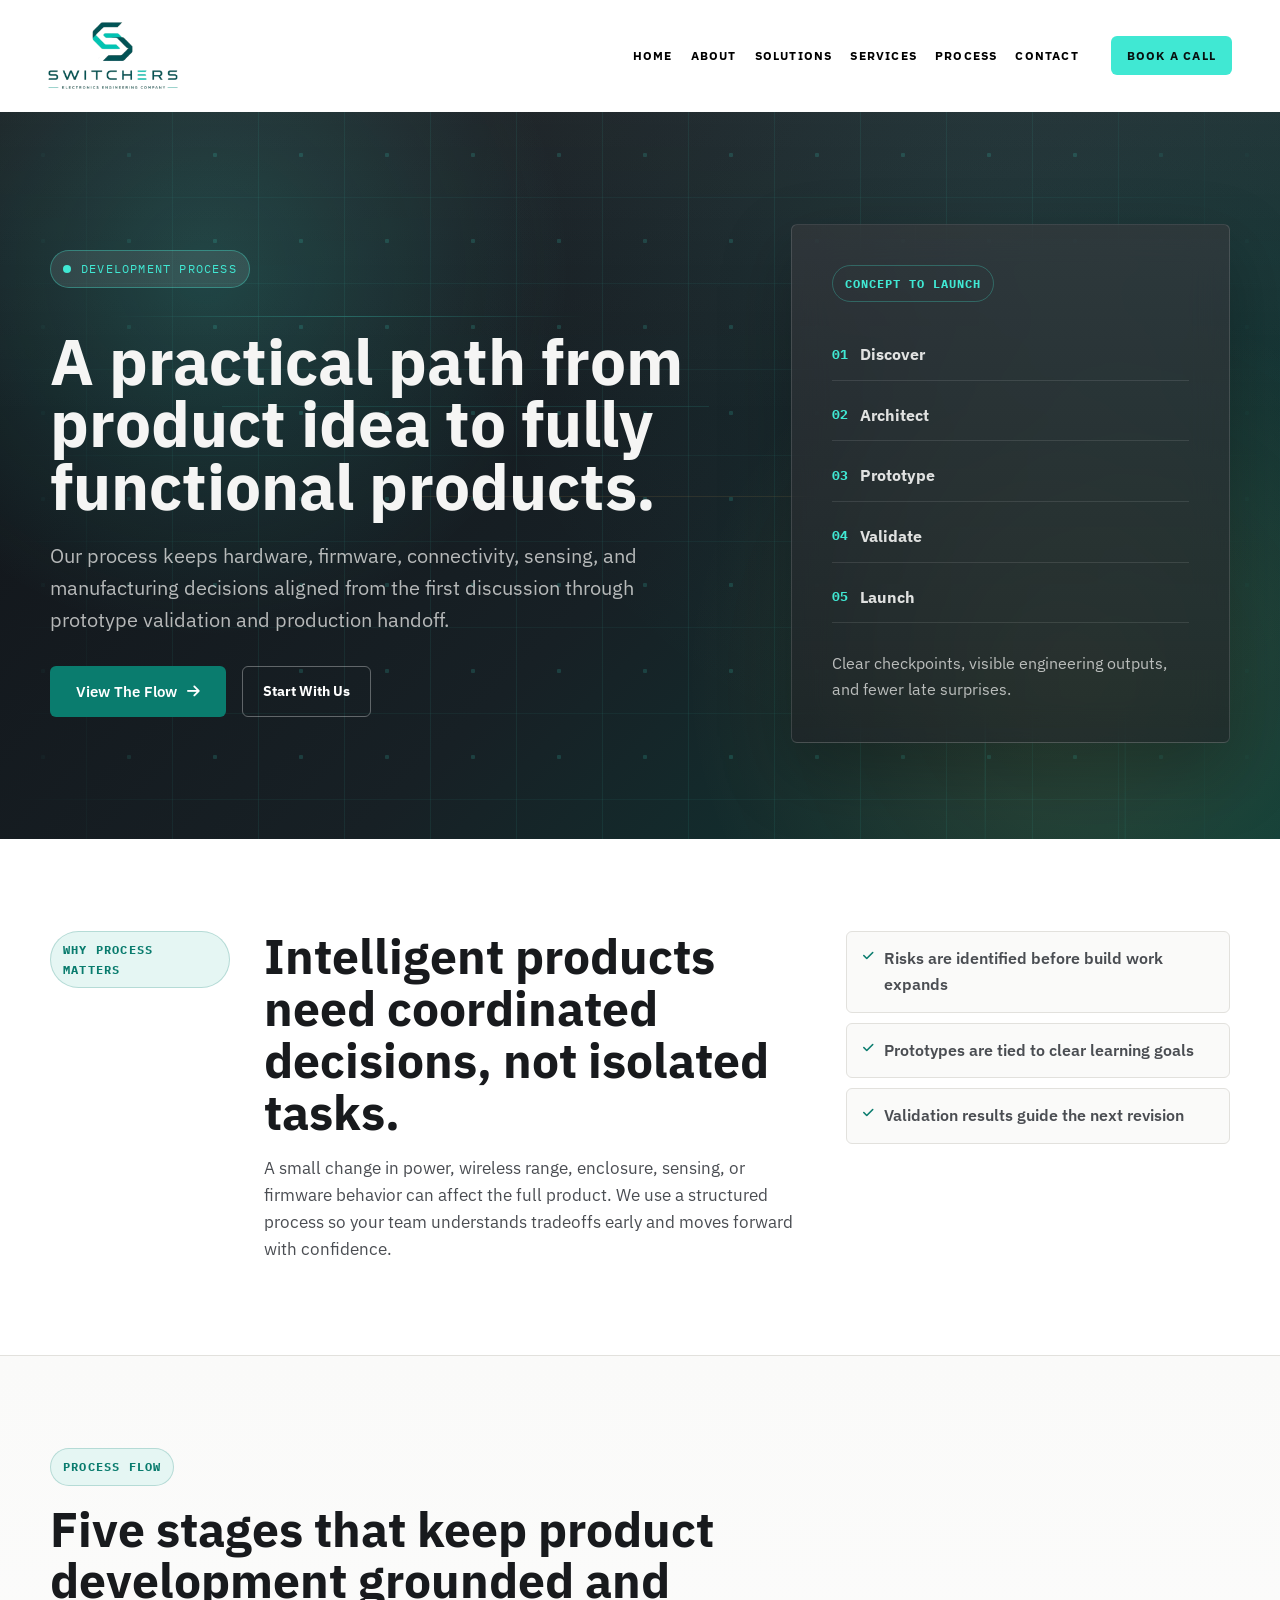
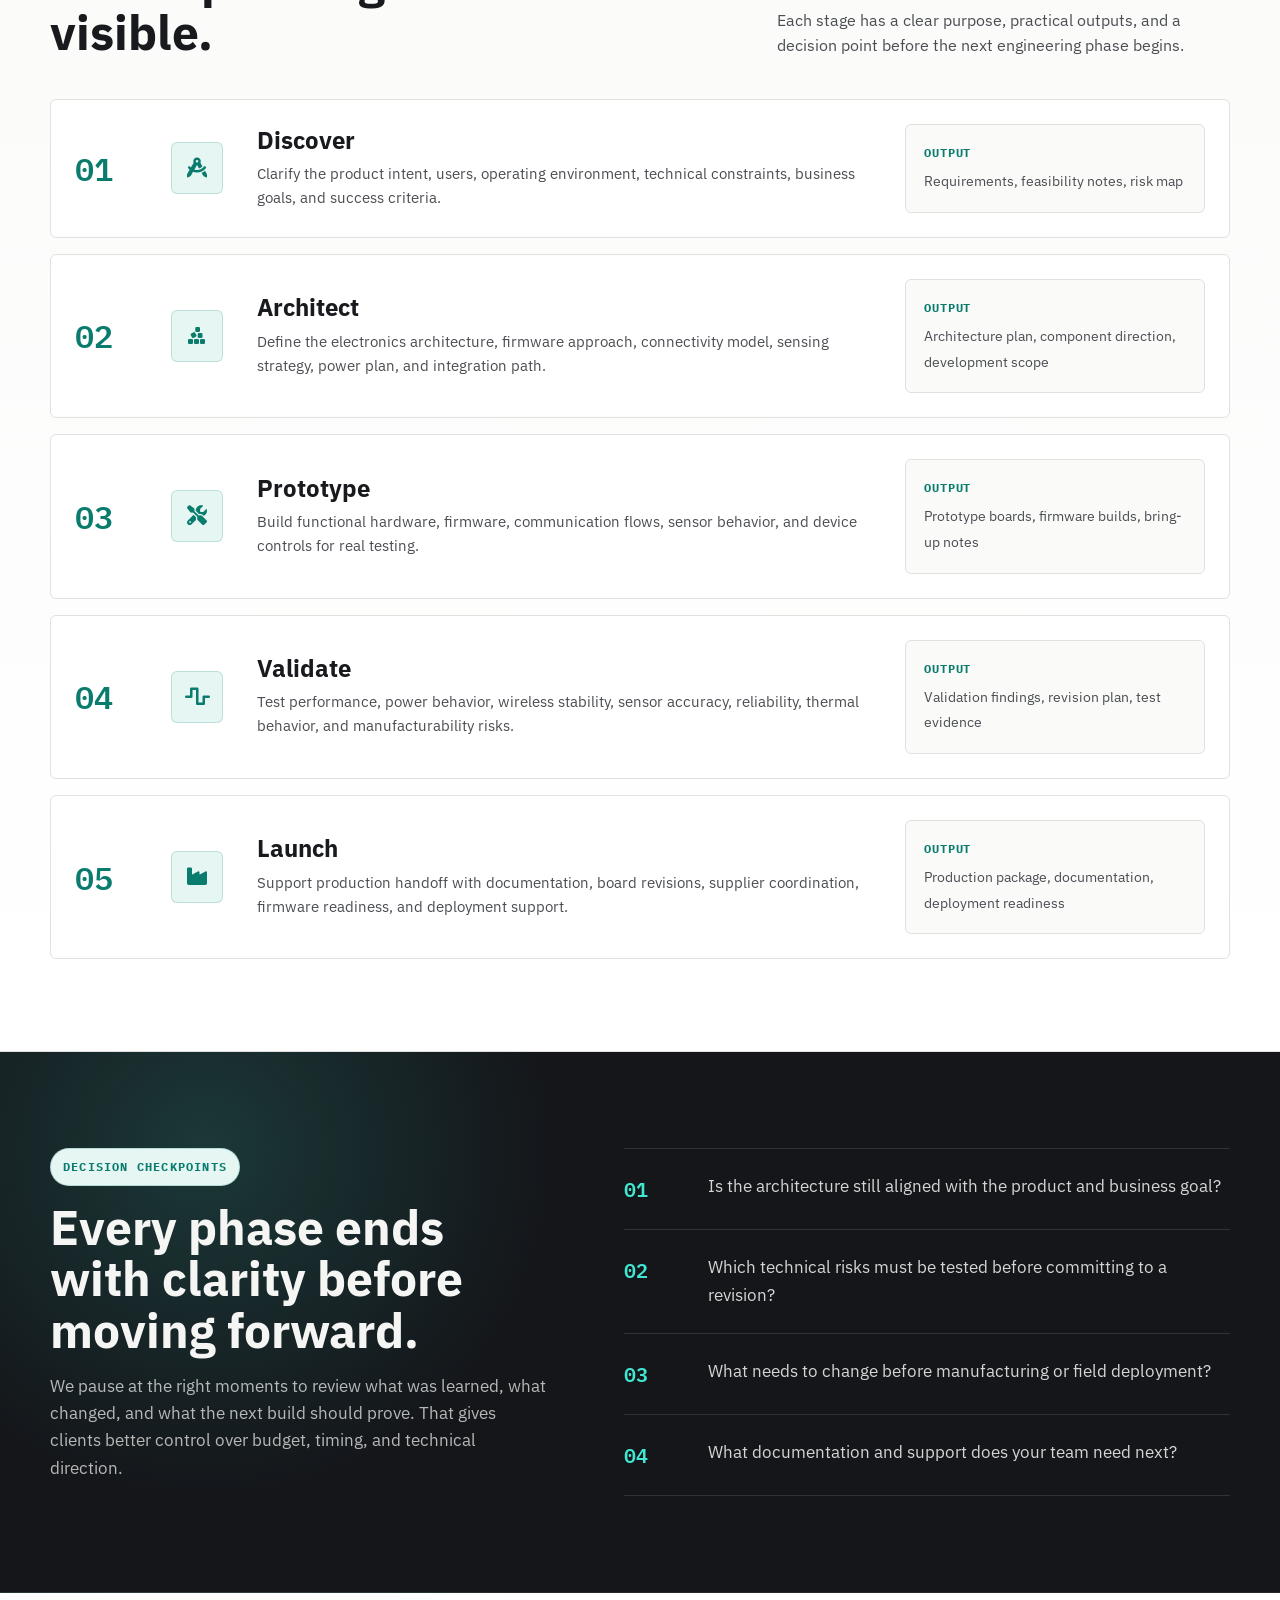
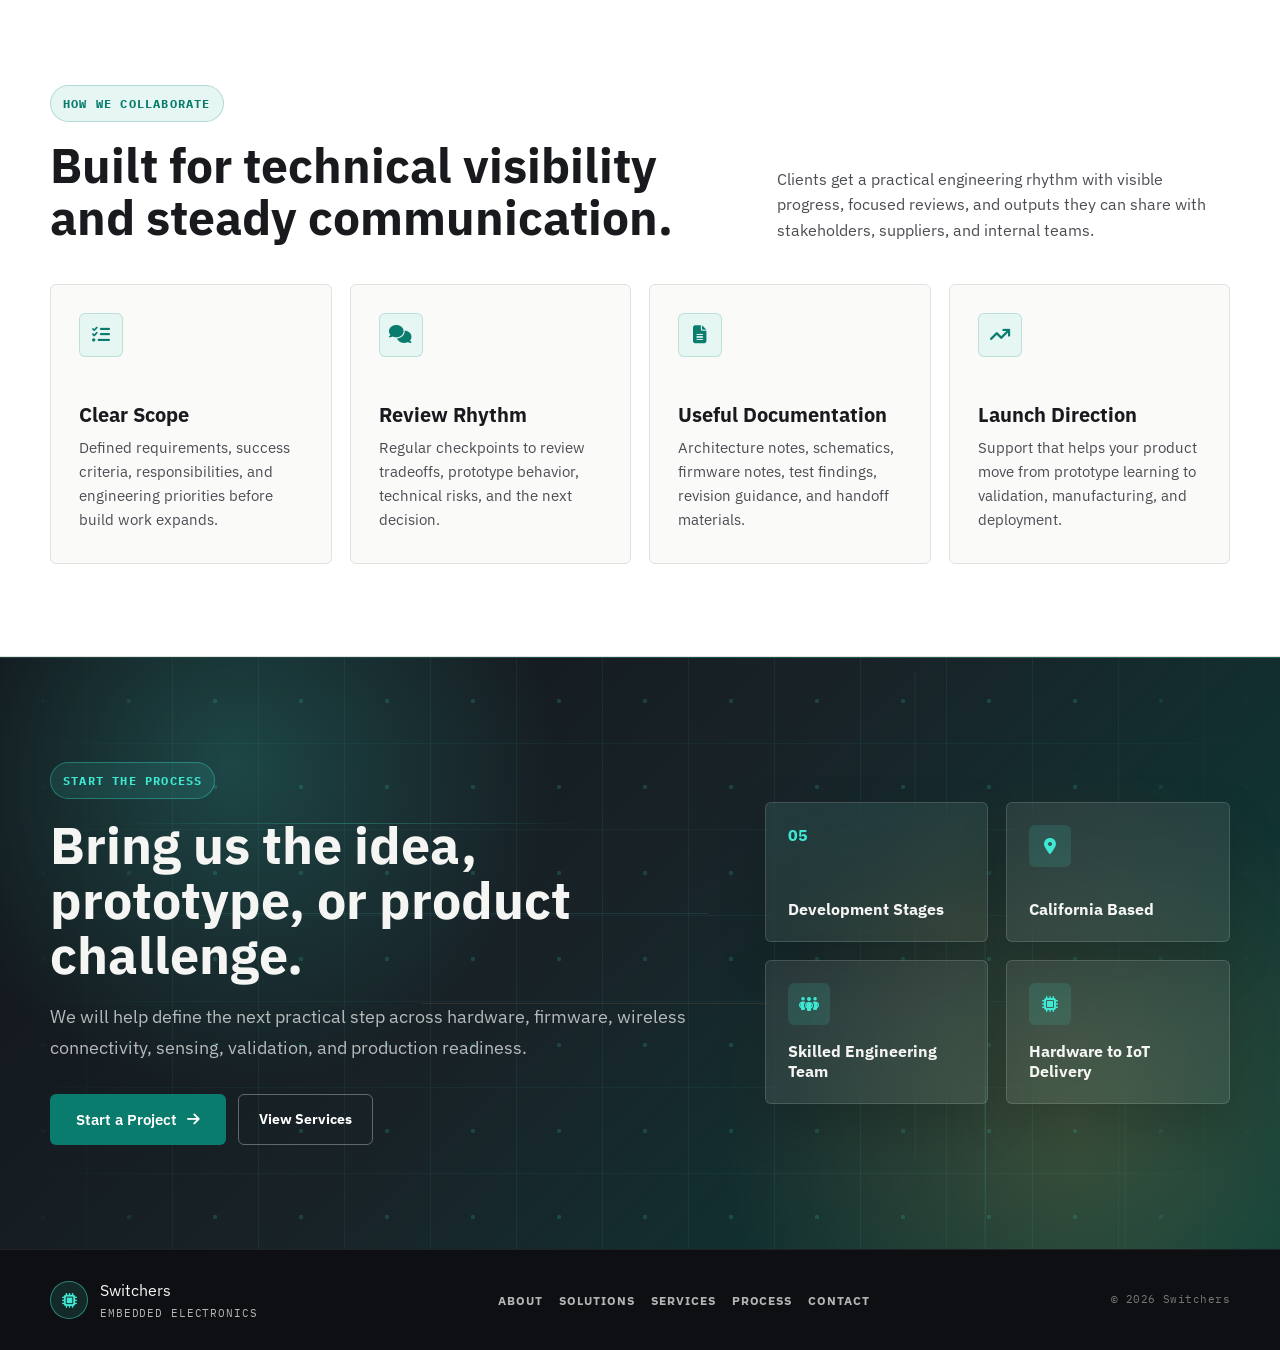
<file: process.html>
<!DOCTYPE html>
<html lang="en">
<head>
  <meta charset="UTF-8" />
  <meta name="viewport" content="width=device-width, initial-scale=1.0" />
  <!-- SEO:START -->
  <title>Product Development Process: Concept to Launch | Switchers</title>
  <meta name="description" content="Our five-stage electronic product development process (discover, architect, prototype, validate, launch) keeps hardware, firmware and production aligned." />
  <meta name="robots" content="index, follow, max-image-preview:large, max-snippet:-1, max-video-preview:-1" />
  <link rel="canonical" href="https://switchers.us/process.html" />
  <meta name="author" content="Switchers" />
  <meta name="theme-color" content="#14161A" />
  <meta name="geo.region" content="US-CA" />
  <meta name="geo.placename" content="Livermore, California" />

  <!-- Open Graph -->
  <meta property="og:type" content="website" />
  <meta property="og:site_name" content="Switchers" />
  <meta property="og:locale" content="en_US" />
  <meta property="og:title" content="Product Development Process: Concept to Launch | Switchers" />
  <meta property="og:description" content="Our five-stage electronic product development process (discover, architect, prototype, validate, launch) keeps hardware, firmware and production aligned." />
  <meta property="og:url" content="https://switchers.us/process.html" />
  <meta property="og:image" content="https://switchers.us/img/og/og-process.jpg" />
  <meta property="og:image:type" content="image/jpeg" />
  <meta property="og:image:width" content="1200" />
  <meta property="og:image:height" content="630" />
  <meta property="og:image:alt" content="Switchers five-stage product development process" />

  <!-- Twitter / X -->
  <meta name="twitter:card" content="summary_large_image" />
  <meta name="twitter:title" content="Product Development Process: Concept to Launch | Switchers" />
  <meta name="twitter:description" content="Our five-stage electronic product development process (discover, architect, prototype, validate, launch) keeps hardware, firmware and production aligned." />
  <meta name="twitter:image" content="https://switchers.us/img/og/og-process.jpg" />
  <meta name="twitter:image:alt" content="Switchers five-stage product development process" />

  <!-- Structured data -->
  <script type="application/ld+json">
  {
    "@context": "https://schema.org",
    "@graph": [
      {
        "@type": "ProfessionalService",
        "@id": "https://switchers.us/#organization",
        "name": "Switchers",
        "url": "https://switchers.us/",
        "logo": {
          "@type": "ImageObject",
          "url": "https://switchers.us/img/logo-switchers.png",
          "width": 220,
          "height": 113
        },
        "image": "https://switchers.us/img/og/og-home.jpg",
        "description": "California-based engineering company specializing in intelligent electronic product development: electronics engineering, PCB design, embedded systems, wireless connectivity, smart sensing and IoT solutions.",
        "slogan": "Engineering smart electronic products.",
        "foundingDate": "2014",
        "founder": {
          "@type": "Person",
          "@id": "https://switchers.us/aboutus.html#founder",
          "name": "Ram Ragavelu"
        },
        "telephone": "+1-925-640-3478",
        "email": "hello@switchers.us",
        "address": {
          "@type": "PostalAddress",
          "streetAddress": "6951 Southfront Road",
          "addressLocality": "Livermore",
          "addressRegion": "CA",
          "postalCode": "94551",
          "addressCountry": "US"
        },
        "contactPoint": [
          {
            "@type": "ContactPoint",
            "contactType": "sales",
            "telephone": "+1-925-640-3478",
            "email": "hello@switchers.us",
            "availableLanguage": [
              "English"
            ]
          }
        ],
        "hasMap": "https://www.google.com/maps/search/?api=1&query=6951%20Southfront%20Road%2C%20Livermore%2C%20CA%2094551",
        "knowsAbout": [
          "Electronics engineering",
          "PCB design",
          "Embedded systems",
          "Embedded firmware",
          "Embedded Linux",
          "RTOS",
          "Bluetooth Low Energy",
          "Wi-Fi",
          "LoRa",
          "GPS",
          "MQTT",
          "Sensor integration",
          "Internet of Things",
          "Product development"
        ]
      },
      {
        "@type": "WebSite",
        "@id": "https://switchers.us/#website",
        "url": "https://switchers.us/",
        "name": "Switchers",
        "description": "Electronic product design and embedded systems engineering.",
        "publisher": {
          "@id": "https://switchers.us/#organization"
        },
        "inLanguage": "en-US"
      },
      {
        "@type": "WebPage",
        "@id": "https://switchers.us/process.html#webpage",
        "url": "https://switchers.us/process.html",
        "name": "Product Development Process: Concept to Launch | Switchers",
        "description": "Our five-stage electronic product development process (discover, architect, prototype, validate, launch) keeps hardware, firmware and production aligned.",
        "isPartOf": {
          "@id": "https://switchers.us/#website"
        },
        "about": {
          "@id": "https://switchers.us/#organization"
        },
        "publisher": {
          "@id": "https://switchers.us/#organization"
        },
        "primaryImageOfPage": {
          "@type": "ImageObject",
          "url": "https://switchers.us/img/og/og-process.jpg",
          "width": 1200,
          "height": 630
        },
        "inLanguage": "en-US",
        "mainEntity": {
          "@id": "https://switchers.us/process.html#process"
        },
        "breadcrumb": {
          "@id": "https://switchers.us/process.html#breadcrumb"
        }
      },
      {
        "@type": "BreadcrumbList",
        "@id": "https://switchers.us/process.html#breadcrumb",
        "itemListElement": [
          {
            "@type": "ListItem",
            "position": 1,
            "name": "Home",
            "item": "https://switchers.us/"
          },
          {
            "@type": "ListItem",
            "position": 2,
            "name": "Process",
            "item": "https://switchers.us/process.html"
          }
        ]
      },
      {
        "@type": "ItemList",
        "@id": "https://switchers.us/process.html#process",
        "name": "Electronic product development process",
        "itemListOrder": "https://schema.org/ItemListOrderAscending",
        "numberOfItems": 5,
        "itemListElement": [
          {
            "@type": "ListItem",
            "position": 1,
            "name": "Discover",
            "description": "Clarify the product intent, users, operating environment, technical constraints, business goals, and success criteria."
          },
          {
            "@type": "ListItem",
            "position": 2,
            "name": "Architect",
            "description": "Define the electronics architecture, firmware approach, connectivity model, sensing strategy, power plan, and integration path."
          },
          {
            "@type": "ListItem",
            "position": 3,
            "name": "Prototype",
            "description": "Build functional hardware, firmware, communication flows, sensor behavior, and device controls for real testing."
          },
          {
            "@type": "ListItem",
            "position": 4,
            "name": "Validate",
            "description": "Test performance, power behavior, wireless stability, sensor accuracy, reliability, thermal behavior, and manufacturability risks."
          },
          {
            "@type": "ListItem",
            "position": 5,
            "name": "Launch",
            "description": "Support production handoff with documentation, board revisions, supplier coordination, firmware readiness, and deployment support."
          }
        ]
      }
    ]
  }
  </script>
  <!-- SEO:END -->
  <link rel="preconnect" href="https://fonts.googleapis.com" />
  <link rel="preconnect" href="https://fonts.gstatic.com" crossorigin />
  <link href="https://fonts.googleapis.com/css2?family=IBM+Plex+Sans:wght@400;500;600;700&family=IBM+Plex+Mono:wght@400;500;600;700&display=swap" rel="stylesheet" />
  <link rel="stylesheet" href="https://cdnjs.cloudflare.com/ajax/libs/font-awesome/6.5.1/css/all.min.css" />
  <link rel="icon" href="img/favicon.png" type="image/png" />
  <link rel="stylesheet" href="style.css" />
</head>
<body>
  <header class="page-header">
    <div class="topbar">
     <a class="brand" href="index.html" aria-label="Switchers home">
      
          <img src="img/logo-switchers.png" width="130" height="67" alt="Switchers electronics engineering company logo" />
       
      </a>

      <button class="menu-toggle" type="button" aria-label="Open navigation menu" aria-expanded="false" aria-controls="primary-navigation">
        <span></span><span></span><span></span>
      </button>
      <div class="topbar-actions">
        <nav class="nav-links" id="primary-navigation" aria-label="Primary navigation">
          <a href="index.html#home">Home</a>
          <a href="aboutus.html">About</a>
          <a href="solutions.html">Solutions</a>
          <a href="services.html">Services</a>
          <a href="process.html" aria-current="page">Process</a>
          <a href="contact.html">Contact</a>
        </nav>

        <div class="social-links" aria-label="Social media links">
          <a href="#" aria-label="LinkedIn"><i class="fa-brands fa-linkedin-in"></i></a>
          <a href="#" aria-label="Instagram"><i class="fa-brands fa-instagram"></i></a>
          <a href="#" aria-label="X"><i class="fa-brands fa-x-twitter"></i></a>
        </div>

        <a class="header-cta" href="contact.html">Book a Call</a>
      </div>
    </div>

    <section class="process-page-hero" aria-label="Process overview">
      <div class="brand-circuit-pattern" aria-hidden="true"></div>
      <div class="wrap process-page-hero-grid">
        <div class="process-page-copy reveal-on-scroll">
          <div class="eyebrow"><span></span>Development Process</div>
          <h1>A practical path from product idea to fully functional products.</h1>
          <p>
            Our process keeps hardware, firmware, connectivity, sensing, and manufacturing decisions aligned from the first discussion through prototype validation and production handoff.
          </p>
          <div class="hero-actions">
            <a class="btn btn-primary" href="#process-flow">View The Flow <i class="fa-solid fa-arrow-right"></i></a>
            <a class="btn btn-outline" href="contact.html">Start With Us</a>
          </div>
        </div>

        <div class="process-hero-panel reveal-on-scroll" aria-label="Process highlights">
          <div class="process-hero-chip">Concept to Launch</div>
          <div class="process-hero-steps">
            <span>Discover</span>
            <span>Architect</span>
            <span>Prototype</span>
            <span>Validate</span>
            <span>Launch</span>
          </div>
          <p>Clear checkpoints, visible engineering outputs, and fewer late surprises.</p>
        </div>
      </div>
    </section>
  </header>

  <main>
    <section class="process-intent-section">
      <div class="wrap process-intent-grid">
        <div class="section-kicker">Why Process Matters</div>
        <div class="process-intent-copy reveal-on-scroll">
          <h2>Intelligent products need coordinated decisions, not isolated tasks.</h2>
          <p>
            A small change in power, wireless range, enclosure, sensing, or firmware behavior can affect the full product. We use a structured process so your team understands tradeoffs early and moves forward with confidence.
          </p>
        </div>
        <div class="process-intent-list reveal-on-scroll">
          <span><i class="fa-solid fa-check"></i> Risks are identified before build work expands</span>
          <span><i class="fa-solid fa-check"></i> Prototypes are tied to clear learning goals</span>
          <span><i class="fa-solid fa-check"></i> Validation results guide the next revision</span>
        </div>
      </div>
    </section>

    <section class="process-flow-section" id="process-flow">
      <div class="wrap">
        <div class="section-head reveal-on-scroll">
          <div class="section-kicker">Process Flow</div>
          <div class="section-title-row">
            <h2>Five stages that keep product development grounded and visible.</h2>
            <p>
              Each stage has a clear purpose, practical outputs, and a decision point before the next engineering phase begins.
            </p>
          </div>
        </div>

        <div class="process-flow-list">
          <article class="process-flow-card reveal-on-scroll">
            <span class="process-flow-index">01</span>
            <div class="process-flow-icon"><i class="fa-solid fa-compass-drafting"></i></div>
            <div class="process-flow-copy">
              <h3>Discover</h3>
              <p>Clarify the product intent, users, operating environment, technical constraints, business goals, and success criteria.</p>
            </div>
            <div class="process-flow-output">
              <strong>Output</strong>
              <span>Requirements, feasibility notes, risk map</span>
            </div>
          </article>

          <article class="process-flow-card reveal-on-scroll">
            <span class="process-flow-index">02</span>
            <div class="process-flow-icon"><i class="fa-solid fa-cubes-stacked"></i></div>
            <div class="process-flow-copy">
              <h3>Architect</h3>
              <p>Define the electronics architecture, firmware approach, connectivity model, sensing strategy, power plan, and integration path.</p>
            </div>
            <div class="process-flow-output">
              <strong>Output</strong>
              <span>Architecture plan, component direction, development scope</span>
            </div>
          </article>

          <article class="process-flow-card reveal-on-scroll">
            <span class="process-flow-index">03</span>
            <div class="process-flow-icon"><i class="fa-solid fa-screwdriver-wrench"></i></div>
            <div class="process-flow-copy">
              <h3>Prototype</h3>
              <p>Build functional hardware, firmware, communication flows, sensor behavior, and device controls for real testing.</p>
            </div>
            <div class="process-flow-output">
              <strong>Output</strong>
              <span>Prototype boards, firmware builds, bring-up notes</span>
            </div>
          </article>

          <article class="process-flow-card reveal-on-scroll">
            <span class="process-flow-index">04</span>
            <div class="process-flow-icon"><i class="fa-solid fa-wave-square"></i></div>
            <div class="process-flow-copy">
              <h3>Validate</h3>
              <p>Test performance, power behavior, wireless stability, sensor accuracy, reliability, thermal behavior, and manufacturability risks.</p>
            </div>
            <div class="process-flow-output">
              <strong>Output</strong>
              <span>Validation findings, revision plan, test evidence</span>
            </div>
          </article>

          <article class="process-flow-card reveal-on-scroll">
            <span class="process-flow-index">05</span>
            <div class="process-flow-icon"><i class="fa-solid fa-industry"></i></div>
            <div class="process-flow-copy">
              <h3>Launch</h3>
              <p>Support production handoff with documentation, board revisions, supplier coordination, firmware readiness, and deployment support.</p>
            </div>
            <div class="process-flow-output">
              <strong>Output</strong>
              <span>Production package, documentation, deployment readiness</span>
            </div>
          </article>
        </div>
      </div>
    </section>

    <section class="process-checkpoint-section">
      <div class="wrap process-checkpoint-grid">
        <div class="process-checkpoint-copy reveal-on-scroll">
          <div class="section-kicker">Decision Checkpoints</div>
          <h2>Every phase ends with clarity before moving forward.</h2>
          <p>
            We pause at the right moments to review what was learned, what changed, and what the next build should prove. That gives clients better control over budget, timing, and technical direction.
          </p>
        </div>

        <div class="process-checkpoint-list reveal-on-scroll">
          <div class="process-checkpoint-row"><span>01</span><p>Is the architecture still aligned with the product and business goal?</p></div>
          <div class="process-checkpoint-row"><span>02</span><p>Which technical risks must be tested before committing to a revision?</p></div>
          <div class="process-checkpoint-row"><span>03</span><p>What needs to change before manufacturing or field deployment?</p></div>
          <div class="process-checkpoint-row"><span>04</span><p>What documentation and support does your team need next?</p></div>
        </div>
      </div>
    </section>

    <section class="process-collab-section">
      <div class="wrap">
        <div class="section-head reveal-on-scroll">
          <div class="section-kicker">How We Collaborate</div>
          <div class="section-title-row">
            <h2>Built for technical visibility and steady communication.</h2>
            <p>
              Clients get a practical engineering rhythm with visible progress, focused reviews, and outputs they can share with stakeholders, suppliers, and internal teams.
            </p>
          </div>
        </div>

        <div class="process-collab-grid reveal-on-scroll">
          <article><i class="fa-solid fa-list-check"></i><h3>Clear Scope</h3><p>Defined requirements, success criteria, responsibilities, and engineering priorities before build work expands.</p></article>
          <article><i class="fa-solid fa-comments"></i><h3>Review Rhythm</h3><p>Regular checkpoints to review tradeoffs, prototype behavior, technical risks, and the next decision.</p></article>
          <article><i class="fa-solid fa-file-lines"></i><h3>Useful Documentation</h3><p>Architecture notes, schematics, firmware notes, test findings, revision guidance, and handoff materials.</p></article>
          <article><i class="fa-solid fa-arrow-trend-up"></i><h3>Launch Direction</h3><p>Support that helps your product move from prototype learning to validation, manufacturing, and deployment.</p></article>
        </div>
      </div>
    </section>

    <section class="brand-cta-section" id="contact" aria-label="Switchers process call to action">
      <div class="brand-circuit-pattern" aria-hidden="true"></div>
      <div class="wrap brand-cta-wrap">
        <div class="brand-cta-copy reveal-on-scroll">
          <div class="section-kicker brand-kicker">Start The Process</div>
          <h2>Bring us the idea, prototype, or product challenge.</h2>
          <p>
            We will help define the next practical step across hardware, firmware, wireless connectivity, sensing, validation, and production readiness.
          </p>
          <div class="brand-cta-actions">
            <a class="btn btn-primary" href="mailto:hello@switchers.us?subject=Process%20Consultation">Start a Project <i class="fa-solid fa-arrow-right"></i></a>
            <a class="btn btn-outline" href="services.html">View Services</a>
          </div>
        </div>

        <div class="brand-cta-proof reveal-on-scroll" aria-label="Company highlights">
          <article class="brand-proof-card brand-proof-main">
            <span class="brand-proof-value">05</span>
            <span class="brand-proof-label">Development Stages</span>
          </article>
          <article class="brand-proof-card">
            <i class="fa-solid fa-location-dot"></i>
            <span>California Based</span>
          </article>
          <article class="brand-proof-card">
            <i class="fa-solid fa-people-group"></i>
            <span>Skilled Engineering Team</span>
          </article>
          <article class="brand-proof-card">
            <i class="fa-solid fa-microchip"></i>
            <span>Hardware to IoT Delivery</span>
          </article>
        </div>
      </div>
    </section>
  </main>

  <footer class="site-footer">
    <div class="wrap footer-wrap">
      <a class="footer-brand" href="index.html#home" aria-label="Switchers home">
        <div class="brand-mark"><i class="fa-solid fa-microchip"></i></div>
        <div class="brand-text">
          Switchers
          <small>Embedded Electronics</small>
        </div>
      </a>
      <nav class="footer-links" aria-label="Footer navigation">
        <a href="aboutus.html">About</a>
        <a href="solutions.html">Solutions</a>
        <a href="services.html">Services</a>
        <a href="process.html">Process</a>
        <a href="contact.html">Contact</a>
      </nav>
      <div class="footer-note">&copy; 2026 Switchers</div>
    </div>
  </footer>

  <script>
    const menuToggle = document.querySelector('.menu-toggle');
    const pageTopbar = document.querySelector('.topbar');
    if (menuToggle && pageTopbar) {
      menuToggle.addEventListener('click', () => {
        const isOpen = pageTopbar.classList.toggle('menu-open');
        menuToggle.setAttribute('aria-expanded', String(isOpen));
        menuToggle.setAttribute('aria-label', isOpen ? 'Close navigation menu' : 'Open navigation menu');
      });
      document.querySelectorAll('.nav-links a').forEach((link) => link.addEventListener('click', () => {
        pageTopbar.classList.remove('menu-open');
        menuToggle.setAttribute('aria-expanded', 'false');
        menuToggle.setAttribute('aria-label', 'Open navigation menu');
      }));
      document.addEventListener('keydown', (event) => {
        if (event.key === 'Escape') {
          pageTopbar.classList.remove('menu-open');
          menuToggle.setAttribute('aria-expanded', 'false');
          menuToggle.setAttribute('aria-label', 'Open navigation menu');
        }
      });
    }
  </script>
  <script>
    const revealItems = [...document.querySelectorAll('.reveal-on-scroll')];

    if ('IntersectionObserver' in window) {
      const revealObserver = new IntersectionObserver((entries) => {
        entries.forEach((entry) => {
          if (entry.isIntersecting) {
            entry.target.classList.add('is-visible');
            revealObserver.unobserve(entry.target);
          }
        });
      }, { threshold: 0.18 });

      revealItems.forEach((item, index) => {
        item.style.setProperty('--reveal-delay', `${Math.min(index * 80, 420)}ms`);
        revealObserver.observe(item);
      });
    } else {
      revealItems.forEach((item) => item.classList.add('is-visible'));
    }
  </script>
</body>
</html>
</file>
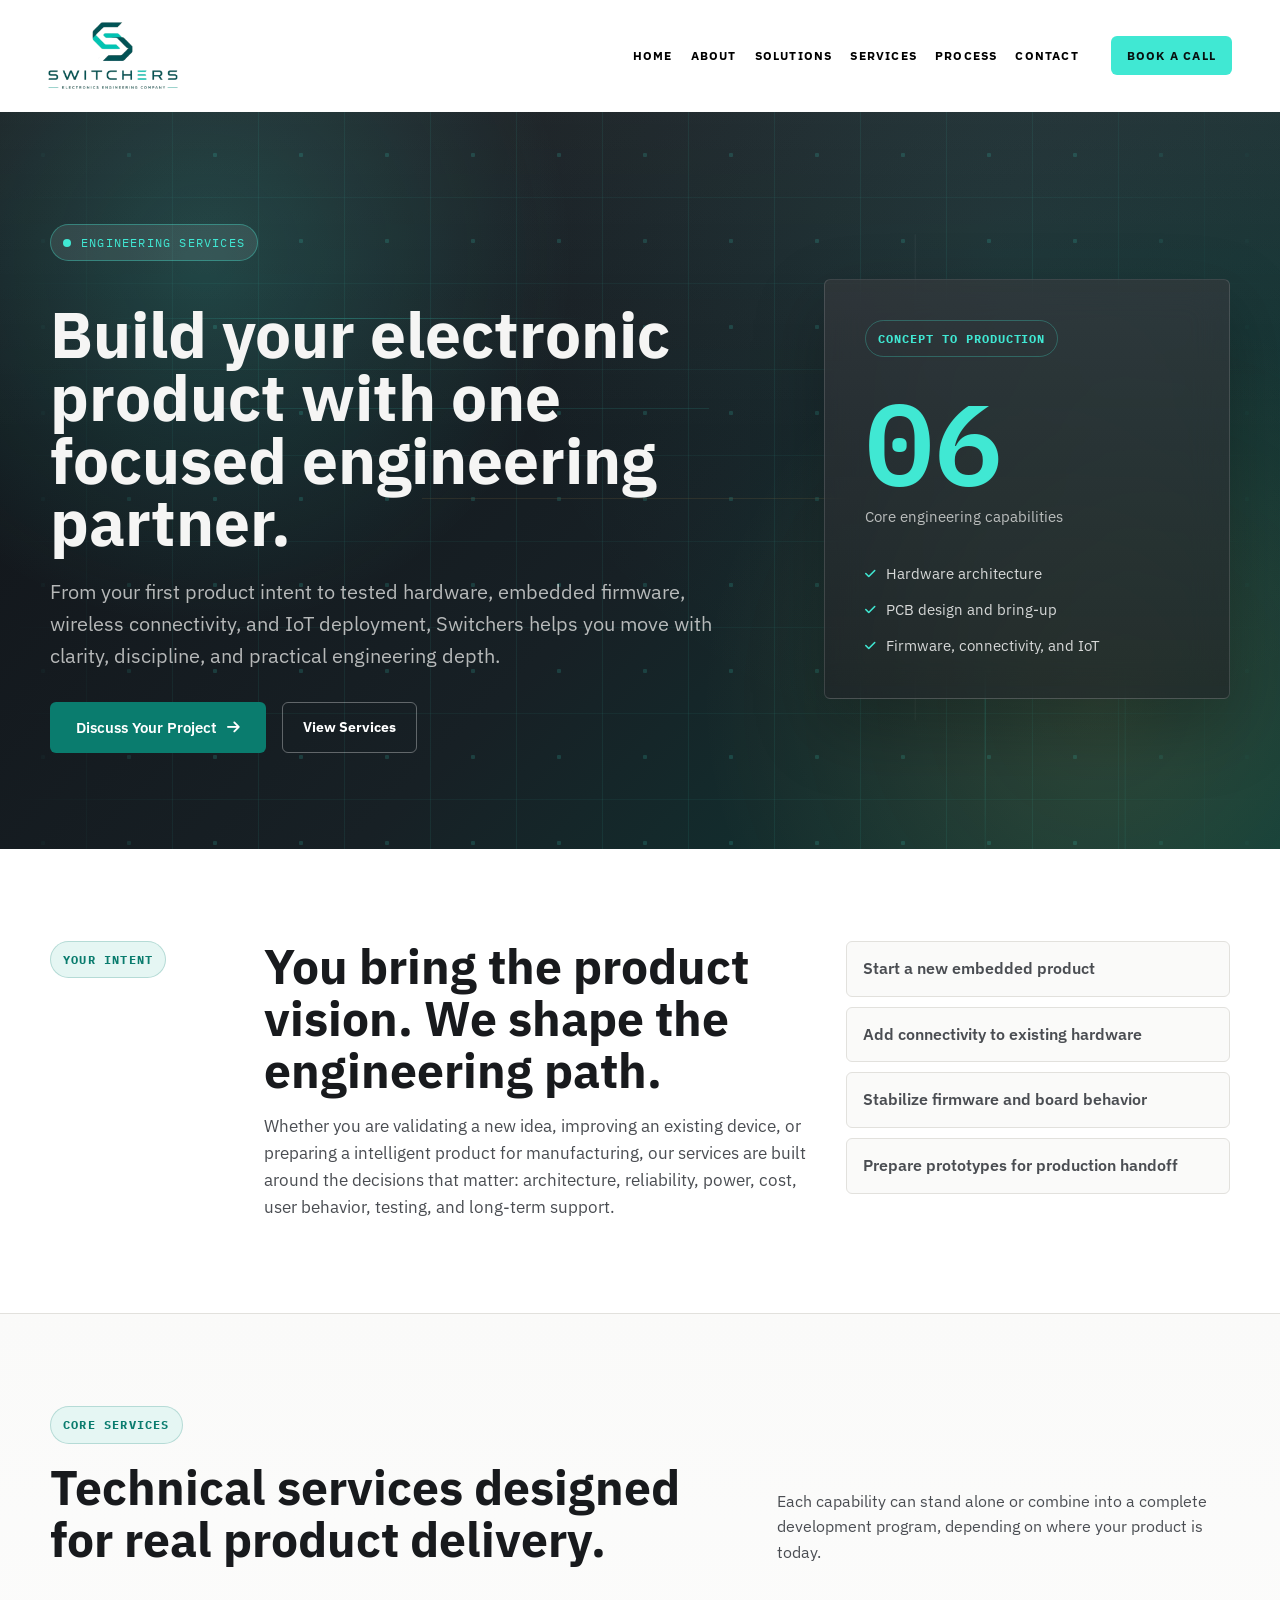
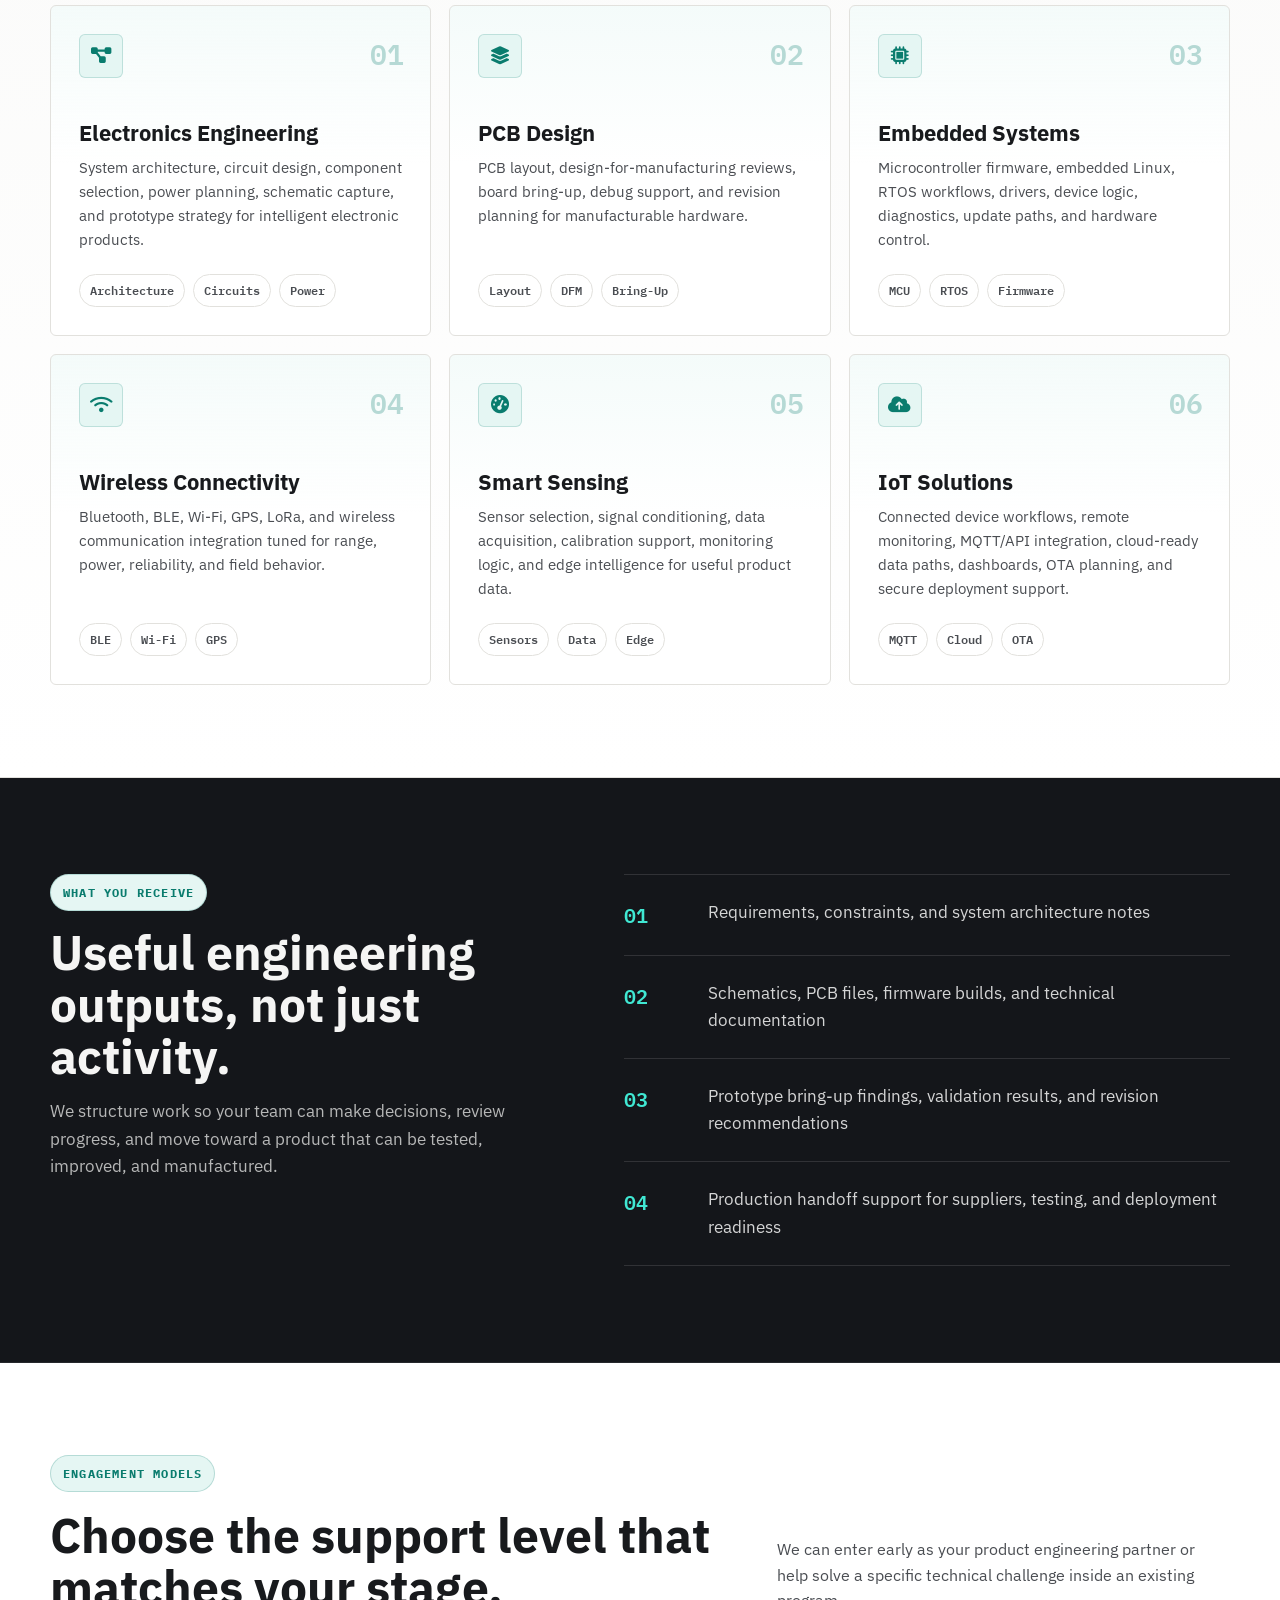
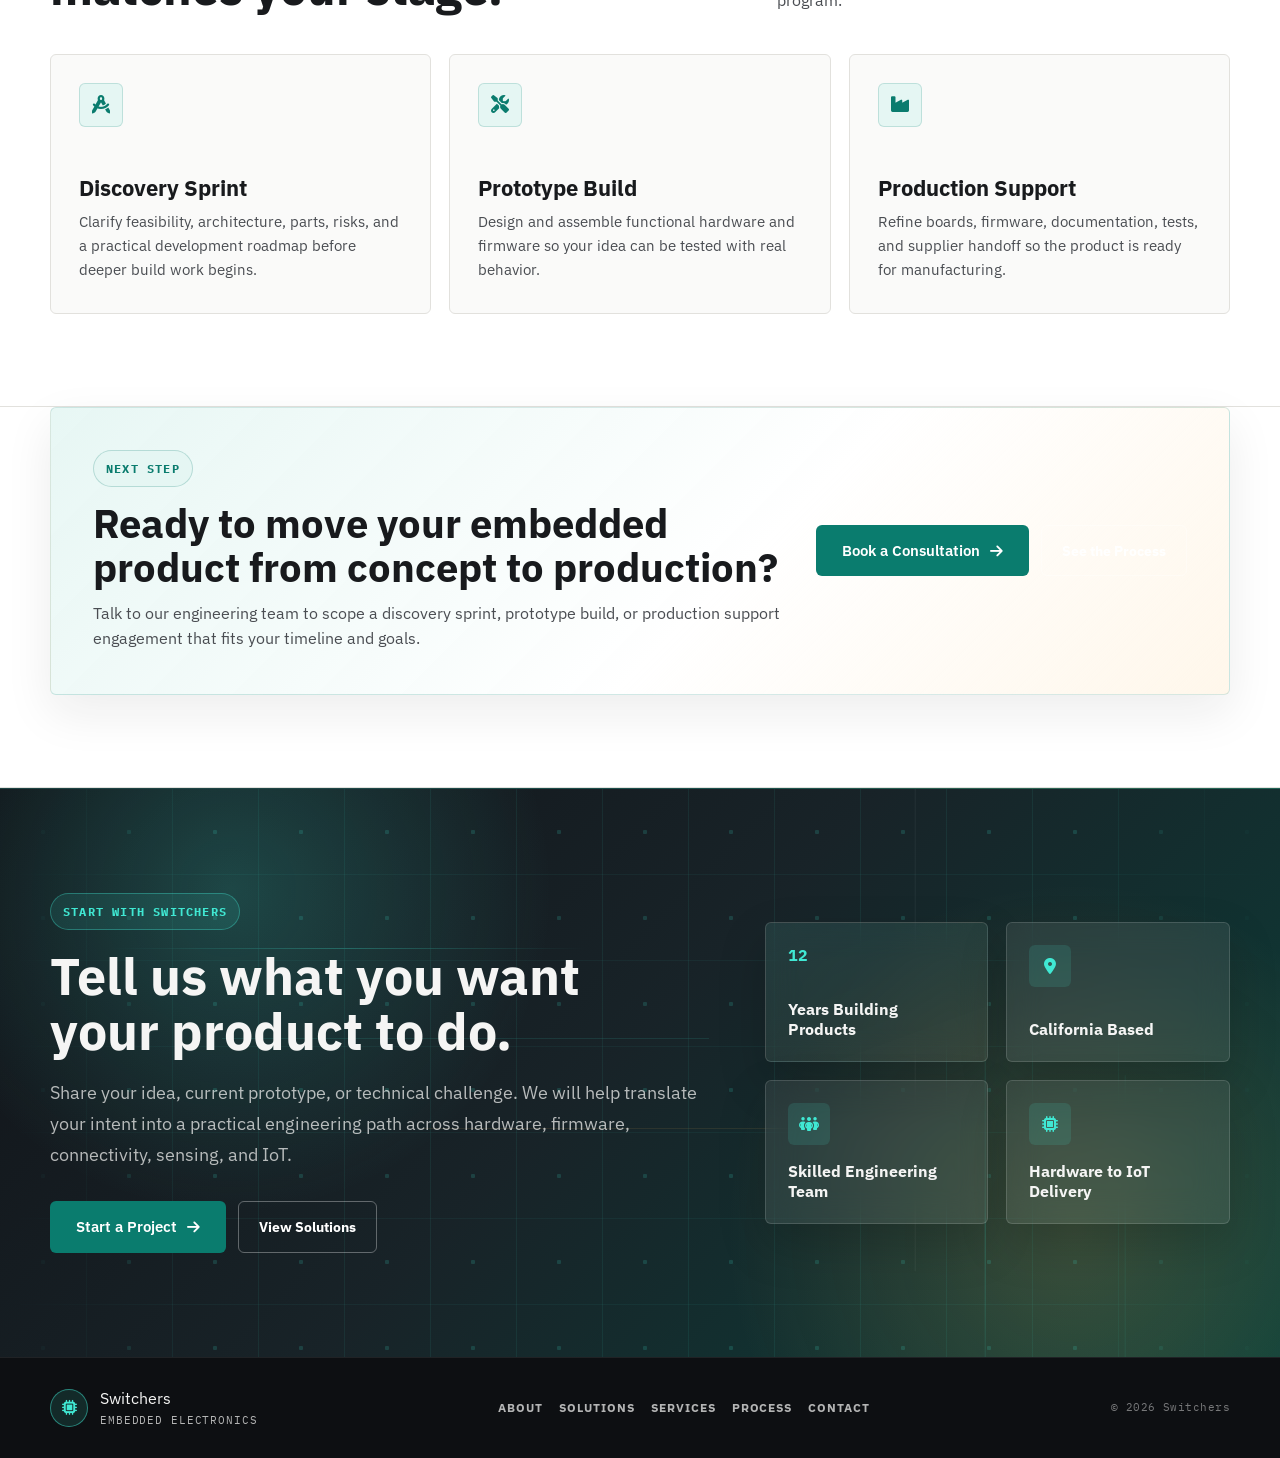
<file: services.html>
<!DOCTYPE html>
<html lang="en">
<head>
  <meta charset="UTF-8" />
  <meta name="viewport" content="width=device-width, initial-scale=1.0" />
  <!-- SEO:START -->
  <title>PCB Design, Embedded Firmware &amp; IoT Services | Switchers</title>
  <meta name="description" content="Electronics engineering, PCB design, embedded systems, BLE/Wi-Fi connectivity, smart sensing and IoT solutions: one partner from concept to production." />
  <meta name="robots" content="index, follow, max-image-preview:large, max-snippet:-1, max-video-preview:-1" />
  <link rel="canonical" href="https://switchers.us/services.html" />
  <meta name="author" content="Switchers" />
  <meta name="theme-color" content="#14161A" />
  <meta name="geo.region" content="US-CA" />
  <meta name="geo.placename" content="Livermore, California" />

  <!-- Open Graph -->
  <meta property="og:type" content="website" />
  <meta property="og:site_name" content="Switchers" />
  <meta property="og:locale" content="en_US" />
  <meta property="og:title" content="PCB Design, Embedded Firmware &amp; IoT Services | Switchers" />
  <meta property="og:description" content="Electronics engineering, PCB design, embedded systems, BLE/Wi-Fi connectivity, smart sensing and IoT solutions: one partner from concept to production." />
  <meta property="og:url" content="https://switchers.us/services.html" />
  <meta property="og:image" content="https://switchers.us/img/og/og-services.jpg" />
  <meta property="og:image:type" content="image/jpeg" />
  <meta property="og:image:width" content="1200" />
  <meta property="og:image:height" content="630" />
  <meta property="og:image:alt" content="Switchers electronics, PCB, firmware and IoT engineering services" />

  <!-- Twitter / X -->
  <meta name="twitter:card" content="summary_large_image" />
  <meta name="twitter:title" content="PCB Design, Embedded Firmware &amp; IoT Services | Switchers" />
  <meta name="twitter:description" content="Electronics engineering, PCB design, embedded systems, BLE/Wi-Fi connectivity, smart sensing and IoT solutions: one partner from concept to production." />
  <meta name="twitter:image" content="https://switchers.us/img/og/og-services.jpg" />
  <meta name="twitter:image:alt" content="Switchers electronics, PCB, firmware and IoT engineering services" />

  <!-- Structured data -->
  <script type="application/ld+json">
  {
    "@context": "https://schema.org",
    "@graph": [
      {
        "@type": "ProfessionalService",
        "@id": "https://switchers.us/#organization",
        "name": "Switchers",
        "url": "https://switchers.us/",
        "logo": {
          "@type": "ImageObject",
          "url": "https://switchers.us/img/logo-switchers.png",
          "width": 220,
          "height": 113
        },
        "image": "https://switchers.us/img/og/og-home.jpg",
        "description": "California-based engineering company specializing in intelligent electronic product development: electronics engineering, PCB design, embedded systems, wireless connectivity, smart sensing and IoT solutions.",
        "slogan": "Engineering smart electronic products.",
        "foundingDate": "2014",
        "founder": {
          "@type": "Person",
          "@id": "https://switchers.us/aboutus.html#founder",
          "name": "Ram Ragavelu"
        },
        "telephone": "+1-925-640-3478",
        "email": "hello@switchers.us",
        "address": {
          "@type": "PostalAddress",
          "streetAddress": "6951 Southfront Road",
          "addressLocality": "Livermore",
          "addressRegion": "CA",
          "postalCode": "94551",
          "addressCountry": "US"
        },
        "contactPoint": [
          {
            "@type": "ContactPoint",
            "contactType": "sales",
            "telephone": "+1-925-640-3478",
            "email": "hello@switchers.us",
            "availableLanguage": [
              "English"
            ]
          }
        ],
        "hasMap": "https://www.google.com/maps/search/?api=1&query=6951%20Southfront%20Road%2C%20Livermore%2C%20CA%2094551",
        "knowsAbout": [
          "Electronics engineering",
          "PCB design",
          "Embedded systems",
          "Embedded firmware",
          "Embedded Linux",
          "RTOS",
          "Bluetooth Low Energy",
          "Wi-Fi",
          "LoRa",
          "GPS",
          "MQTT",
          "Sensor integration",
          "Internet of Things",
          "Product development"
        ]
      },
      {
        "@type": "WebSite",
        "@id": "https://switchers.us/#website",
        "url": "https://switchers.us/",
        "name": "Switchers",
        "description": "Electronic product design and embedded systems engineering.",
        "publisher": {
          "@id": "https://switchers.us/#organization"
        },
        "inLanguage": "en-US"
      },
      {
        "@type": "WebPage",
        "@id": "https://switchers.us/services.html#webpage",
        "url": "https://switchers.us/services.html",
        "name": "PCB Design, Embedded Firmware & IoT Services | Switchers",
        "description": "Electronics engineering, PCB design, embedded systems, BLE/Wi-Fi connectivity, smart sensing and IoT solutions: one partner from concept to production.",
        "isPartOf": {
          "@id": "https://switchers.us/#website"
        },
        "about": {
          "@id": "https://switchers.us/#organization"
        },
        "publisher": {
          "@id": "https://switchers.us/#organization"
        },
        "primaryImageOfPage": {
          "@type": "ImageObject",
          "url": "https://switchers.us/img/og/og-services.jpg",
          "width": 1200,
          "height": 630
        },
        "inLanguage": "en-US",
        "mainEntity": {
          "@id": "https://switchers.us/services.html#services"
        },
        "breadcrumb": {
          "@id": "https://switchers.us/services.html#breadcrumb"
        }
      },
      {
        "@type": "BreadcrumbList",
        "@id": "https://switchers.us/services.html#breadcrumb",
        "itemListElement": [
          {
            "@type": "ListItem",
            "position": 1,
            "name": "Home",
            "item": "https://switchers.us/"
          },
          {
            "@type": "ListItem",
            "position": 2,
            "name": "Services",
            "item": "https://switchers.us/services.html"
          }
        ]
      },
      {
        "@type": "ItemList",
        "@id": "https://switchers.us/services.html#services",
        "name": "Core engineering services",
        "numberOfItems": 6,
        "itemListElement": [
          {
            "@type": "ListItem",
            "position": 1,
            "item": {
              "@type": "Service",
              "name": "Electronics Engineering",
              "description": "System architecture, circuit design, component selection, power planning, schematic capture, and prototype strategy for intelligent electronic products.",
              "provider": {
                "@id": "https://switchers.us/#organization"
              },
              "serviceType": "Electronics Engineering"
            }
          },
          {
            "@type": "ListItem",
            "position": 2,
            "item": {
              "@type": "Service",
              "name": "PCB Design",
              "description": "PCB layout, design-for-manufacturing reviews, board bring-up, debug support, and revision planning for manufacturable hardware.",
              "provider": {
                "@id": "https://switchers.us/#organization"
              },
              "serviceType": "PCB Design"
            }
          },
          {
            "@type": "ListItem",
            "position": 3,
            "item": {
              "@type": "Service",
              "name": "Embedded Systems",
              "description": "Microcontroller firmware, embedded Linux, RTOS workflows, drivers, device logic, diagnostics, update paths, and hardware control.",
              "provider": {
                "@id": "https://switchers.us/#organization"
              },
              "serviceType": "Embedded Systems"
            }
          },
          {
            "@type": "ListItem",
            "position": 4,
            "item": {
              "@type": "Service",
              "name": "Wireless Connectivity",
              "description": "Bluetooth, BLE, Wi-Fi, GPS, LoRa, and wireless communication integration tuned for range, power, reliability, and field behavior.",
              "provider": {
                "@id": "https://switchers.us/#organization"
              },
              "serviceType": "Wireless Connectivity"
            }
          },
          {
            "@type": "ListItem",
            "position": 5,
            "item": {
              "@type": "Service",
              "name": "Smart Sensing",
              "description": "Sensor selection, signal conditioning, data acquisition, calibration support, monitoring logic, and edge intelligence for useful product data.",
              "provider": {
                "@id": "https://switchers.us/#organization"
              },
              "serviceType": "Smart Sensing"
            }
          },
          {
            "@type": "ListItem",
            "position": 6,
            "item": {
              "@type": "Service",
              "name": "IoT Solutions",
              "description": "Connected device workflows, remote monitoring, MQTT/API integration, cloud-ready data paths, dashboards, OTA planning, and secure deployment support.",
              "provider": {
                "@id": "https://switchers.us/#organization"
              },
              "serviceType": "IoT Solutions"
            }
          }
        ]
      }
    ]
  }
  </script>
  <!-- SEO:END -->
  <link rel="preconnect" href="https://fonts.googleapis.com" />
  <link rel="preconnect" href="https://fonts.gstatic.com" crossorigin />
  <link href="https://fonts.googleapis.com/css2?family=IBM+Plex+Sans:wght@400;500;600;700&family=IBM+Plex+Mono:wght@400;500;600;700&display=swap" rel="stylesheet" />
  <link rel="stylesheet" href="https://cdnjs.cloudflare.com/ajax/libs/font-awesome/6.5.1/css/all.min.css" />
  <link rel="icon" href="img/favicon.png" type="image/png" />
  <link rel="stylesheet" href="style.css" />
</head>
<body>
  <header class="page-header">
    <div class="topbar">
      <a class="brand" href="index.html" aria-label="Switchers home">
      
          <img src="img/logo-switchers.png" width="130" height="67" alt="Switchers electronics engineering company logo" />
       
      </a>

      <button class="menu-toggle" type="button" aria-label="Open navigation menu" aria-expanded="false" aria-controls="primary-navigation">
        <span></span><span></span><span></span>
      </button>
      <div class="topbar-actions">
        <nav class="nav-links" id="primary-navigation" aria-label="Primary navigation">
          <a href="index.html#home">Home</a>
          <a href="aboutus.html">About</a>
          <a href="solutions.html">Solutions</a>
          <a href="services.html" aria-current="page">Services</a>
          <a href="process.html">Process</a>
          <a href="contact.html">Contact</a>
        </nav>

        <div class="social-links" aria-label="Social media links">
          <a href="#" aria-label="LinkedIn"><i class="fa-brands fa-linkedin-in"></i></a>
          <a href="#" aria-label="Instagram"><i class="fa-brands fa-instagram"></i></a>
          <a href="#" aria-label="X"><i class="fa-brands fa-x-twitter"></i></a>
        </div>

        <a class="header-cta" href="contact.html">Book a Call</a>
      </div>
    </div>

    <section class="service-page-hero" aria-label="Services overview">
      <div class="brand-circuit-pattern" aria-hidden="true"></div>
      <div class="wrap service-page-hero-grid">
        <div class="service-page-copy reveal-on-scroll">
          <div class="eyebrow"><span></span>Engineering Services</div>
          <h1>Build your electronic product with one focused engineering partner.</h1>
          <p>
            From your first product intent to tested hardware, embedded firmware, wireless connectivity, and IoT deployment, Switchers helps you move with clarity, discipline, and practical engineering depth.
          </p>
          <div class="hero-actions">
            <a class="btn btn-primary" href="contact.html">Discuss Your Project <i class="fa-solid fa-arrow-right"></i></a>
            <a class="btn btn-outline" href="#service-details">View Services</a>
          </div>
        </div>

        <div class="service-hero-panel reveal-on-scroll" aria-label="Service highlights">
          <div class="service-hero-chip">Concept to Production</div>
          <div class="service-hero-metric">
            <span>06</span>
            <small>Core engineering capabilities</small>
          </div>
          <div class="service-hero-list">
            <span><i class="fa-solid fa-check"></i> Hardware architecture</span>
            <span><i class="fa-solid fa-check"></i> PCB design and bring-up</span>
            <span><i class="fa-solid fa-check"></i> Firmware, connectivity, and IoT</span>
          </div>
        </div>
      </div>
    </section>
  </header>

  <main>
    <section class="service-intent-section">
      <div class="wrap service-intent-grid">
        <div class="section-kicker">Your Intent</div>
        <div class="service-intent-copy reveal-on-scroll">
          <h2>You bring the product vision. We shape the engineering path.</h2>
          <p>
            Whether you are validating a new idea, improving an existing device, or preparing a intelligent product for manufacturing, our services are built around the decisions that matter: architecture, reliability, power, cost, user behavior, testing, and long-term support.
          </p>
        </div>
        <div class="service-intent-points reveal-on-scroll">
          <span>Start a new embedded product</span>
          <span>Add connectivity to existing hardware</span>
          <span>Stabilize firmware and board behavior</span>
          <span>Prepare prototypes for production handoff</span>
        </div>
      </div>
    </section>

    <section class="service-detail-section" id="service-details">
      <div class="wrap">
        <div class="section-head reveal-on-scroll">
          <div class="section-kicker">Core Services</div>
          <div class="section-title-row">
            <h2>Technical services designed for real product delivery.</h2>
            <p>
              Each capability can stand alone or combine into a complete development program, depending on where your product is today.
            </p>
          </div>
        </div>

        <div class="service-detail-grid">
          <article class="service-detail-card reveal-on-scroll">
            <i class="fa-solid fa-diagram-project"></i>
            <span class="service-detail-index">01</span>
            <h3>Electronics Engineering</h3>
            <p>System architecture, circuit design, component selection, power planning, schematic capture, and prototype strategy for intelligent electronic products.</p>
            <div class="service-detail-tags"><span>Architecture</span><span>Circuits</span><span>Power</span></div>
          </article>

          <article class="service-detail-card reveal-on-scroll">
            <i class="fa-solid fa-layer-group"></i>
            <span class="service-detail-index">02</span>
            <h3>PCB Design</h3>
            <p>PCB layout, design-for-manufacturing reviews, board bring-up, debug support, and revision planning for manufacturable hardware.</p>
            <div class="service-detail-tags"><span>Layout</span><span>DFM</span><span>Bring-Up</span></div>
          </article>

          <article class="service-detail-card reveal-on-scroll">
            <i class="fa-solid fa-microchip"></i>
            <span class="service-detail-index">03</span>
            <h3>Embedded Systems</h3>
            <p>Microcontroller firmware, embedded Linux, RTOS workflows, drivers, device logic, diagnostics, update paths, and hardware control.</p>
            <div class="service-detail-tags"><span>MCU</span><span>RTOS</span><span>Firmware</span></div>
          </article>

          <article class="service-detail-card reveal-on-scroll">
            <i class="fa-solid fa-wifi"></i>
            <span class="service-detail-index">04</span>
            <h3>Wireless Connectivity</h3>
            <p>Bluetooth, BLE, Wi-Fi, GPS, LoRa, and wireless communication integration tuned for range, power, reliability, and field behavior.</p>
            <div class="service-detail-tags"><span>BLE</span><span>Wi-Fi</span><span>GPS</span></div>
          </article>

          <article class="service-detail-card reveal-on-scroll">
            <i class="fa-solid fa-gauge-high"></i>
            <span class="service-detail-index">05</span>
            <h3>Smart Sensing</h3>
            <p>Sensor selection, signal conditioning, data acquisition, calibration support, monitoring logic, and edge intelligence for useful product data.</p>
            <div class="service-detail-tags"><span>Sensors</span><span>Data</span><span>Edge</span></div>
          </article>

          <article class="service-detail-card reveal-on-scroll">
            <i class="fa-solid fa-cloud-arrow-up"></i>
            <span class="service-detail-index">06</span>
            <h3>IoT Solutions</h3>
            <p>Connected device workflows, remote monitoring, MQTT/API integration, cloud-ready data paths, dashboards, OTA planning, and secure deployment support.</p>
            <div class="service-detail-tags"><span>MQTT</span><span>Cloud</span><span>OTA</span></div>
          </article>
        </div>
      </div>
    </section>

    <section class="service-deliverables-section">
      <div class="wrap service-deliverables-grid">
        <div class="service-deliverables-copy reveal-on-scroll">
          <div class="section-kicker">What You Receive</div>
          <h2>Useful engineering outputs, not just activity.</h2>
          <p>
            We structure work so your team can make decisions, review progress, and move toward a product that can be tested, improved, and manufactured.
          </p>
        </div>

        <div class="deliverable-list reveal-on-scroll">
          <div class="deliverable-row"><span>01</span><p>Requirements, constraints, and system architecture notes</p></div>
          <div class="deliverable-row"><span>02</span><p>Schematics, PCB files, firmware builds, and technical documentation</p></div>
          <div class="deliverable-row"><span>03</span><p>Prototype bring-up findings, validation results, and revision recommendations</p></div>
          <div class="deliverable-row"><span>04</span><p>Production handoff support for suppliers, testing, and deployment readiness</p></div>
        </div>
      </div>
    </section>

    <section class="service-engagement-section">
      <div class="wrap">
        <div class="section-head reveal-on-scroll">
          <div class="section-kicker">Engagement Models</div>
          <div class="section-title-row">
            <h2>Choose the support level that matches your stage.</h2>
            <p>
              We can enter early as your product engineering partner or help solve a specific technical challenge inside an existing program.
            </p>
          </div>
        </div>

        <div class="engagement-grid reveal-on-scroll">
          <article class="engagement-card">
            <i class="fa-solid fa-compass-drafting"></i>
            <h3>Discovery Sprint</h3>
            <p>Clarify feasibility, architecture, parts, risks, and a practical development roadmap before deeper build work begins.</p>
          </article>
          <article class="engagement-card">
            <i class="fa-solid fa-screwdriver-wrench"></i>
            <h3>Prototype Build</h3>
            <p>Design and assemble functional hardware and firmware so your idea can be tested with real behavior.</p>
          </article>
          <article class="engagement-card">
            <i class="fa-solid fa-industry"></i>
            <h3>Production Support</h3>
            <p>Refine boards, firmware, documentation, tests, and supplier handoff so the product is ready for manufacturing.</p>
          </article>
        </div>
      </div>
    </section>

    <section class="solution-path-cta-section" aria-label="Quick service call to action">
      <div class="wrap solution-path-cta reveal-on-scroll">
        <div class="solution-path-cta-copy">
          <div class="section-kicker">Next step</div>
          <h2>Ready to move your embedded product from concept to production?</h2>
          <p>Talk to our engineering team to scope a discovery sprint, prototype build, or production support engagement that fits your timeline and goals.</p>
        </div>

        <div class="solution-path-cta-actions">
          <a class="btn btn-primary" href="contact.html">Book a Consultation <i class="fa-solid fa-arrow-right"></i></a>
          <a class="btn btn-outline" href="process.html">See the Process</a>
        </div>
      </div>
    </section>

    <section class="brand-cta-section" id="contact" aria-label="Switchers services call to action">
      <div class="brand-circuit-pattern" aria-hidden="true"></div>
      <div class="wrap brand-cta-wrap">
        <div class="brand-cta-copy reveal-on-scroll">
          <div class="section-kicker brand-kicker">Start With Switchers</div>
          <h2>Tell us what you want your product to do.</h2>
          <p>
            Share your idea, current prototype, or technical challenge. We will help translate your intent into a practical engineering path across hardware, firmware, connectivity, sensing, and IoT.
          </p>
          <div class="brand-cta-actions">
            <a class="btn btn-primary" href="mailto:hello@switchers.us?subject=Services%20Consultation">Start a Project <i class="fa-solid fa-arrow-right"></i></a>
            <a class="btn btn-outline" href="solutions.html">View Solutions</a>
          </div>
        </div>

        <div class="brand-cta-proof reveal-on-scroll" aria-label="Company highlights">
          <article class="brand-proof-card brand-proof-main">
            <span class="brand-proof-value">12</span>
            <span class="brand-proof-label">Years Building Products</span>
          </article>
          <article class="brand-proof-card">
            <i class="fa-solid fa-location-dot"></i>
            <span>California Based</span>
          </article>
          <article class="brand-proof-card">
            <i class="fa-solid fa-people-group"></i>
            <span>Skilled Engineering Team</span>
          </article>
          <article class="brand-proof-card">
            <i class="fa-solid fa-microchip"></i>
            <span>Hardware to IoT Delivery</span>
          </article>
        </div>
      </div>
    </section>
  </main>

  <footer class="site-footer">
    <div class="wrap footer-wrap">
      <a class="footer-brand" href="index.html#home" aria-label="Switchers home">
        <div class="brand-mark"><i class="fa-solid fa-microchip"></i></div>
        <div class="brand-text">
          Switchers
          <small>Embedded Electronics</small>
        </div>
      </a>
      <nav class="footer-links" aria-label="Footer navigation">
        <a href="aboutus.html">About</a>
        <a href="solutions.html">Solutions</a>
        <a href="services.html">Services</a>
        <a href="process.html">Process</a>
        <a href="contact.html">Contact</a>
      </nav>
      <div class="footer-note">&copy; 2026 Switchers</div>
    </div>
  </footer>

  <div class="floating-contact-actions" aria-label="Quick contact actions">
    <a class="floating-contact-btn whatsapp" href="https://wa.me/19256403478?text=Hello%20Switchers" target="_blank" rel="noopener noreferrer" aria-label="Chat with Switchers on WhatsApp">
      <i class="fa-brands fa-whatsapp"></i>
    </a>
    <a class="floating-contact-btn phone" href="tel:19256403478" aria-label="Call Switchers at (925) 640-3478">
      <i class="fa-solid fa-phone"></i>
    </a>
  </div>

  <script>
    const menuToggle = document.querySelector('.menu-toggle');
    const pageTopbar = document.querySelector('.topbar');
    if (menuToggle && pageTopbar) {
      menuToggle.addEventListener('click', () => {
        const isOpen = pageTopbar.classList.toggle('menu-open');
        menuToggle.setAttribute('aria-expanded', String(isOpen));
        menuToggle.setAttribute('aria-label', isOpen ? 'Close navigation menu' : 'Open navigation menu');
      });
      document.querySelectorAll('.nav-links a').forEach((link) => link.addEventListener('click', () => {
        pageTopbar.classList.remove('menu-open');
        menuToggle.setAttribute('aria-expanded', 'false');
        menuToggle.setAttribute('aria-label', 'Open navigation menu');
      }));
      document.addEventListener('keydown', (event) => {
        if (event.key === 'Escape') {
          pageTopbar.classList.remove('menu-open');
          menuToggle.setAttribute('aria-expanded', 'false');
          menuToggle.setAttribute('aria-label', 'Open navigation menu');
        }
      });
    }
  </script>
  <script>
    const revealItems = [...document.querySelectorAll('.reveal-on-scroll')];

    if ('IntersectionObserver' in window) {
      const revealObserver = new IntersectionObserver((entries) => {
        entries.forEach((entry) => {
          if (entry.isIntersecting) {
            entry.target.classList.add('is-visible');
            revealObserver.unobserve(entry.target);
          }
        });
      }, { threshold: 0.18 });

      revealItems.forEach((item, index) => {
        item.style.setProperty('--reveal-delay', `${Math.min(index * 80, 420)}ms`);
        revealObserver.observe(item);
      });
    } else {
      revealItems.forEach((item) => item.classList.add('is-visible'));
    }

    const floatingContactActions = document.querySelector('.floating-contact-actions');
    const updateFloatingContactVisibility = () => {
      if (!floatingContactActions) return;
      if (window.scrollY > 240) {
        floatingContactActions.classList.add('is-visible');
      } else {
        floatingContactActions.classList.remove('is-visible');
      }
    };

    updateFloatingContactVisibility();
    window.addEventListener('scroll', updateFloatingContactVisibility, { passive: true });
  </script>
</body>
</html>
</file>
<file: style.css>
:root {
  --primary: #40E8D3;
  --primary-dark: #0A7C6E;
  --primary-pale: #E5F6F3;
  --primary-pressed: #085D53;
  --canvas: #FAFAF9;
  --surface-dark: #14161A;
  --surface-dark-elevated: #1E2126;
  --hairline: #E2E1DD;
  --ink: #181A1D;
  --body: #4A4D52;
  --mute: #8A8D92;
  --on-dark: #F5F5F4;
  --on-dark-mute: rgba(245,245,244,0.72);
  --line-dark: rgba(245,245,244,0.14);
  --r-sm: 6px;
  --r-md: 10px;
  --r-lg: 14px;
  --r-full: 9999px;
  --canvas-alt: #F2F5F4;
  --surface-card: #fff;
  --hairline-dark: rgba(245,245,244,0.12);
}

* {
  box-sizing: border-box;
  margin: 0;
  padding: 0;
}

html {
  scroll-behavior: smooth;
}

body {
  font-family: 'IBM Plex Sans', sans-serif;
  background: var(--canvas);
  color: var(--ink);
  line-height: 1.6;
  overflow-x: hidden;
}

a {
  color: inherit;
  text-decoration: none;
}

button {
  font: inherit;
}

.wrap {
  width: min(100% - 40px, 1180px);
  margin: 0 auto;
}

.hero-shell {
  position: relative;
  min-height: 100vh;
  overflow: hidden;
  background: var(--surface-dark);
  color: var(--on-dark);
}

.topbar {
  position: relative;
  z-index: 20;
  display: flex;
  align-items: center;
  justify-content: space-between;
  gap: 20px;
  padding: 22px clamp(20px, 4vw, 48px);
  border-bottom: 1px solid var(--line-dark);
  background: rgba(255,255,255,1);
  backdrop-filter: blur(16px);
}

.topbar-actions {
  display: flex;
  align-items: center;
  gap: 14px;
  flex-wrap: wrap;
  justify-content: flex-end;
}

.brand {
  display: flex;
  align-items: center;
  gap: 12px;
  color: var(--on-dark);
  font-weight: 700;
}

.brand-mark {
  width: 38px;
  height: 38px;
  border-radius: 50%;
  display: grid;
  place-items: center;
  background: rgba(64,232,211,0.12);
  border: 1px solid rgba(64,232,211,0.48);
  color: var(--primary);
  font-size: 15px;
}

.brand-text small {
  display: block;
  color: var(--on-dark-mute);
  font-family: 'IBM Plex Mono', monospace;
  font-size: 11px;
  letter-spacing: 0.08em;
  text-transform: uppercase;
  margin-top: 1px;
}

.nav-links {
  display: flex;
  align-items: center;
  gap: 18px;
  color:#000;
  font-size: 12px;
  text-transform: uppercase;
  letter-spacing: 0.1em;
  font-weight: 700;
  margin-right: 18px;
}
@media all and (max-width: 760px) {
  .nav-links {
    margin-right: 0;
  }
}
.nav-links a {
  transition: color 0.2s ease;
}

.nav-links a:hover {
  color: #222;
}

.social-links {
  display: none;
  align-items: center;
  gap: 8px;
  margin: 0 8px;
}

.social-links a {
  display: grid;
  place-items: center;
  border-radius: 50%;
  transition: 0.2s ease;
}

.social-links a {
  width: 32px;
  height: 32px;
  border: 1px solid rgba(255,255,255,0.14);
  background: rgba(255,255,255,0.04);
  color: var(--on-dark);
  font-size: 13px;
}

.social-links a:hover {
  background: rgba(64,232,211,0.12);
  border-color: rgba(64,232,211,0.5);
  color: var(--primary);
}

.header-cta {
  padding: 10px 16px;
  border-radius: var(--r-sm);
  background: var(--primary);
  color: #081110;
  font-size: 12px;
  text-transform: uppercase;
  letter-spacing: 0.1em;
  font-weight: 700;
}

.header-cta:hover {
  background: #75f4e3;
}

.hero-stage {
  position: relative;
  height: calc(100vh - 83px);
  min-height: 620px;
  overflow: hidden;
  background: var(--surface-dark);
}

.hero-progress {
  position: absolute;
  top: 0;
  left: 0;
  right: 0;
  z-index: 12;
  height: 3px;
  background: rgba(245,245,244,0.32);
  display:none;
}

.hero-progress-fill {
  width: 100%;
  height: 100%;
  background: rgba(64,232,211,0.96);
  box-shadow: 0 0 18px rgba(64,232,211,0.46);
  transform: scaleX(0);
  transform-origin: left;
}

@keyframes heroProgress {
  from { transform: scaleX(0); }
  to { transform: scaleX(1); }
}

.hero-slide {
  position: absolute;
  inset: 0;
  display: flex;
  align-items: flex-end;
  opacity: 0;
  visibility: visible;
  pointer-events: none;
  z-index: 1;
  transition: opacity 1.25s ease;
}

.hero-slide.is-active {
  opacity: 1;
  pointer-events: auto;
  z-index: 3;
}

.hero-slide.is-leaving {
  opacity: 0;
  z-index: 2;
}

.hero-bg {
  position: absolute;
  inset: 0;
  background-image: var(--bg);
  background-size: cover;
  background-position: center;
  transform: scale(1);
  filter: saturate(0.94) contrast(1.04);
  transition: filter 1.25s ease;
}

.hero-slide.is-active .hero-bg {
  animation: kenBurns 8s ease-out forwards;
}

@keyframes kenBurns {
  from { transform: scale(1) translateX(0); }
  to { transform: scale(1.12) translateX(-18px); }
}

.hero-bg::after {
  content: '';
  position: absolute;
  inset: 0;
  background:
    linear-gradient(90deg, rgba(20,22,26,0.94) 0%, rgba(20,22,26,0.7) 42%, rgba(20,22,26,0.18) 100%),
    linear-gradient(180deg, rgba(20,22,26,0.12) 0%, rgba(20,22,26,0.72) 100%);
}

.hero-content {
  position: relative;
  z-index: 3;
  max-width: 1000px;
  padding: clamp(38px, 6vw, 78px) clamp(20px, 4vw, 48px) 116px;
}

.eyebrow {
  display: inline-flex;
  align-items: center;
  gap: 10px;
  font-family: 'IBM Plex Mono', monospace;
  font-size: 12px;
  color: var(--primary);
  text-transform: uppercase;
  letter-spacing: 0.1em;
  margin-bottom: 24px;
  padding: 8px 12px;
  border: 1px solid rgba(64,232,211,0.36);
  border-radius: var(--r-full);
  background: rgba(229,246,243,0.1);
}

.eyebrow span {
  width: 8px;
  height: 8px;
  flex: 0 0 8px;
  border-radius: 50%;
  background: var(--primary);
  box-shadow: 0 0 0 0 rgba(64,232,211,0.46);
  animation: pulseDot 1.8s ease-out infinite;
}

@keyframes pulseDot {
  0% {
    box-shadow: 0 0 0 0 rgba(64,232,211,0.46);
  }
  70% {
    box-shadow: 0 0 0 8px rgba(64,232,211,0);
  }
  100% {
    box-shadow: 0 0 0 0 rgba(64,232,211,0);
  }
}

.hero-content .hero-title {
  font-size: clamp(38px, 5.6vw, 66px);
  line-height: 1.06;
  color: var(--on-dark);
  max-width: 20ch;
  margin-bottom: 26px;
}

.hero-content p {
  max-width: 610px;
  color: var(--on-dark-mute);
  font-size: clamp(16px, 1.8vw, 19px);
  margin-bottom: 34px;
}

.hero-actions {
  display: flex;
  flex-wrap: wrap;
  gap: 16px;
  margin-top:30px;
}

.hero-content .eyebrow,
.hero-content .hero-title,
.hero-content p,
.hero-content .hero-actions {
  opacity: 0;
  transform: translateY(26px);
  transition:
    opacity 0.72s ease,
    transform 0.72s cubic-bezier(.2,.72,.18,1);
}

.hero-slide.is-active .hero-content .eyebrow {
  opacity: 1;
  transform: translateY(0);
  transition-delay: 0.2s;
}

.hero-slide.is-active .hero-content .hero-title {
  opacity: 1;
  transform: translateY(0);
  transition-delay: 0.32s;
}

.hero-slide.is-active .hero-content p {
  opacity: 1;
  transform: translateY(0);
  transition-delay: 0.44s;
}

.hero-slide.is-active .hero-content .hero-actions {
  opacity: 1;
  transform: translateY(0);
  transition-delay: 0.56s;
}

.hero-slide.is-leaving .hero-content .eyebrow,
.hero-slide.is-leaving .hero-content .hero-title,
.hero-slide.is-leaving .hero-content p,
.hero-slide.is-leaving .hero-content .hero-actions {
  opacity: 0;
  transform: translateY(-14px);
  transition-delay: 0s;
  transition-duration: 0.42s;
}

.btn {
  display: inline-flex;
  align-items: center;
  justify-content: center;
  gap: 8px;
  border: none;
  cursor: pointer;
  border-radius: var(--r-sm);
  padding: 13px 20px;
  font-size: 14px;
  font-weight: 700;
  transition: 0.2s ease;
}

.btn-primary {
  background: var(--primary);
  color: #0A1210;
}

.btn-primary:hover {
  background: #6ff3df;
  transform: translateY(-2px);
}

.btn-outline {
  background: transparent;
  color: #fff;
  border: 1px solid rgba(255,255,255,0.32);
}

.btn-outline:hover {
  background: rgba(255,255,255,0.08);
}

.hero-micro {
  position: absolute;
  left: clamp(20px, 4vw, 48px);
  right: 260px;
  bottom: 34px;
  z-index: 6;
  display: flex;
  flex-wrap: wrap;
  gap: 10px;
}

.micro-chip {
  display: inline-flex;
  align-items: center;
  gap: 8px;
  padding: 8px 12px;
  border-radius: var(--r-full);
  background: rgba(255,255,255,0.07);
  border: 1px solid rgba(255,255,255,0.1);
  color: var(--on-dark);
  font-family: 'IBM Plex Mono', monospace;
  font-size: 12px;
}

.hero-controls {
  position: absolute;
  right: clamp(20px, 4vw, 48px);
  bottom: 24px;
  z-index: 8;
  display: flex;
  align-items: center;
  justify-content: flex-end;
}

.arrow-controls {
  display: flex;
  align-items: center;
  gap: 12px;
}

.thumb-nav {
  position: relative;
  width: 96px;
  height: 58px;
  overflow: hidden;
  border: 1px solid rgba(245,245,244,0.36);
  border-radius: var(--r-sm);
  background: rgba(20,22,26,0.48);
  color: var(--on-dark);
  cursor: pointer;
  box-shadow: 0 12px 32px rgba(0,0,0,0.28);
  transition: border-color 0.2s ease, transform 0.2s ease;
}

.thumb-nav:hover {
  border-color: var(--primary);
  transform: translateY(-2px);
}

.thumb-nav-image {
  position: absolute;
  inset: 0;
  background-size: cover;
  background-position: center;
  transform: scale(1.04);
  transition: transform 0.35s ease;
}

.thumb-nav:hover .thumb-nav-image {
  transform: scale(1.12);
}

.thumb-nav-veil {
  position: absolute;
  inset: 0;
  display: flex;
  align-items: center;
  justify-content: center;
  gap: 6px;
  background: rgba(20,22,26,0.56);
  color: var(--on-dark);
  font-family: 'IBM Plex Mono', monospace;
  font-size: 10px;
  font-weight: 700;
  letter-spacing: 0.08em;
  text-transform: uppercase;
  transition: background 0.2s ease, color 0.2s ease;
}

.thumb-nav:hover .thumb-nav-veil {
  background: rgba(20,22,26,0.34);
  color: var(--primary);
}

.trust-strip {
  background: var(--surface-dark-elevated);
  color: var(--on-dark);
  border-top: 1px solid var(--line-dark);
  border-bottom: 1px solid rgba(20,22,26,0.08);
}

.trust-strip-inner {
  display: flex;
  align-items: center;
  justify-content: space-between;
  gap: 24px;
  padding: 20px 0;
}

.trust-strip p {
  font-size: 14px;
  font-weight: 700;
  text-transform: uppercase;
  letter-spacing: 0.08em;
}

.trust-points {
  display: flex;
  align-items: center;
  justify-content: flex-end;
  flex-wrap: wrap;
  gap: 8px;
}

.trust-points span {
  padding: 7px 12px;
  border: 1px solid rgba(245,245,244,0.14);
  border-radius: var(--r-full);
  color: var(--on-dark-mute);
  font-family: 'IBM Plex Mono', monospace;
  font-size: 11px;
  text-transform: uppercase;
  letter-spacing: 0.06em;
}

.about-section {
  background: var(--canvas);
  padding: 92px 0;
}

.about-grid {
  display: grid;
  grid-template-columns: 0.34fr 0.9fr 1fr;
  gap: 36px;
  align-items: start;
}

.section-kicker {
  display: inline-flex;
  width: fit-content;
  align-items: center;
  color: var(--primary-dark);
  font-family: 'IBM Plex Mono', monospace;
  font-size: 12px;
  font-weight: 700;
  letter-spacing: 0.1em;
  text-transform: uppercase;
  padding: 8px 12px;
  border: 1px solid rgba(10,124,110,0.22);
  border-radius: var(--r-full);
  background: var(--primary-pale);
}

.about-heading h2 {
  color: var(--ink);
  font-size: clamp(30px, 4vw, 48px);
  line-height: 1.08;
  max-width: 520px;
}

.about-copy {
  display: grid;
  gap: 18px;
  color: var(--body);
  font-size: 17px;
}

.about-proof {
  grid-column: 2 / 4;
  display: grid;
  grid-template-columns: repeat(3, 1fr);
  gap: 16px;
  margin-top: 14px;
}

.proof-card {
  border: 1px solid var(--hairline);
  border-top: 2px solid var(--primary-dark);
  background: #fff;
  border-radius: var(--r-sm);
  padding: 22px;
}

.proof-value {
  display: block;
  color: var(--primary-dark);
  font-family: 'IBM Plex Mono', monospace;
  font-size: 34px;
  font-weight: 700;
  line-height: 1;
  margin-bottom: 8px;
}

.proof-label {
  color: var(--mute);
  font-size: 12px;
  font-weight: 700;
  letter-spacing: 0.08em;
  text-transform: uppercase;
}

.capabilities-section {
  padding: 92px 0;
  background: #fff;
  border-top: 1px solid var(--hairline);
}

.solutions-section {
  padding: 92px 0 120px;
  background:
    linear-gradient(180deg, #fff 0%, var(--canvas) 45%, #fff 100%);
  border-top: 1px solid var(--hairline);
}

.section-head {
  display: flex;
  flex-direction: column;
  align-items: flex-start;
  gap: 18px;
  margin-bottom: 40px;
}

.section-title-row {
  display: grid;
  grid-template-columns: minmax(0, 1.1fr) minmax(280px, 0.72fr);
  gap: 36px;
  align-items: end;
}

.section-title-row h2 {
  color: var(--ink);
  font-size: clamp(30px, 4vw, 48px);
  line-height: 1.08;
  max-width: 760px;
}

.section-title-row p {
  color: var(--body);
  font-size: 16px;
}

.solutions-section .section-head {
  align-items: center;
  text-align: center;
  margin-inline: auto;
  margin-bottom: 46px;
}

.solutions-section .section-title-row {
  display: flex;
  flex-direction: column;
  align-items: center;
  gap: 16px;
}

.solutions-section .section-title-row h2 {
  max-width: 820px;
}

.solutions-section .section-title-row p {
  max-width: 650px;
}

.capability-grid {
  display: grid;
  grid-template-columns: repeat(3, 1fr);
  gap: 16px;
  align-items: stretch;
}

.solution-stack-shell {
  position: relative;
  width: min(100%, 900px);
  min-height: 155vh;
  display: flex;
  flex-direction: column;
  align-items: center;
  gap: 24px;
  margin: 0 auto;
}

.solution-stack-controls {
  position: sticky;
  top: 92px;
  z-index: 20;
  display: flex;
  align-items: center;
  justify-content: center;
  gap: 12px;
  padding: 10px;
  border: 1px solid rgba(10,124,110,0.12);
  border-radius: var(--r-sm);
  background: rgba(255,255,255,0.84);
  box-shadow: 0 18px 38px rgba(20,22,26,0.08);
  backdrop-filter: blur(16px);
}

.solution-nav {
  width: 46px;
  height: 46px;
  display: grid;
  place-items: center;
  border: 1px solid rgba(10,124,110,0.2);
  border-radius: var(--r-sm);
  background: #fff;
  color: var(--primary-dark);
  cursor: pointer;
  box-shadow: 0 12px 28px rgba(20,22,26,0.08);
  transition: background 0.2s ease, border-color 0.2s ease, color 0.2s ease, transform 0.2s ease;
}

.solution-nav:hover {
  background: var(--surface-dark);
  border-color: var(--surface-dark);
  color: var(--primary);
  transform: translateY(-2px);
}

.solution-count {
  min-width: 76px;
  display: inline-flex;
  justify-content: center;
  gap: 6px;
  color: var(--mute);
  font-family: 'IBM Plex Mono', monospace;
  font-size: 12px;
  font-weight: 700;
  letter-spacing: 0.08em;
}

.solution-count-current {
  color: var(--ink);
}

.solution-stack {
  position: sticky;
  top: 174px;
  width: min(100%, 780px);
  height: clamp(430px, 54vw, 540px);
  perspective: 1200px;
}

.capability-card,
.solution-card {
  min-height: 292px;
  display: flex;
  flex-direction: column;
  align-items: flex-start;
  border: 1px solid var(--hairline);
  border-radius: var(--r-sm);
  background:
    linear-gradient(180deg, rgba(229,246,243,0.34), rgba(255,255,255,0) 48%),
    #fff;
  padding: 26px;
  transition:
    background 0.35s ease,
    border-color 0.35s ease,
    color 0.35s ease,
    transform 0.35s ease,
    box-shadow 0.35s ease;
}

.solution-stack-card {
  position: absolute;
  inset: 0;
  min-height: 0;
  padding: 0;
  overflow: hidden;
  opacity: 0;
  pointer-events: none;
  border-color: rgba(255,255,255,0.28);
  background:
    linear-gradient(90deg, rgba(9,13,18,0.84), rgba(9,13,18,0.42) 54%, rgba(9,13,18,0.16)),
    var(--solution-image);
  background-size: cover;
  background-position: center;
  color: var(--on-dark);
  box-shadow: 0 30px 80px rgba(20,22,26,0.2);
  transform:
    translate3d(calc(var(--stack-x, 0) * 1px), calc(var(--stack-y, 0) * 1px), 0)
    rotate(var(--stack-rotate, 0deg))
    scale(var(--stack-scale, 1));
  transform-origin: center;
  z-index: var(--stack-z, 1);
}

.solution-stack-card::before {
  content: '';
  position: absolute;
  inset: 0;
  background:
    linear-gradient(180deg, rgba(255,255,255,0.08), rgba(255,255,255,0)),
    radial-gradient(circle at 78% 16%, rgba(64,232,211,0.26), transparent 34%);
}

.solution-card-overlay {
  position: relative;
  z-index: 2;
  width: min(100%, 470px);
  height: 100%;
  display: flex;
  flex-direction: column;
  justify-content: flex-end;
  padding: clamp(28px, 4vw, 46px);
}

.solution-stack-shell:not(.is-visible) .solution-stack-card {
  opacity: 0;
  transform: translate3d(0, 48px, 0) rotate(-2deg) scale(0.94);
}

.solution-stack-shell.is-visible .solution-stack-card {
  transition:
    background 0.35s ease,
    border-color 0.35s ease,
    color 0.35s ease,
    transform 0.62s cubic-bezier(.2,.72,.18,1),
    box-shadow 0.35s ease,
    opacity 0.42s ease;
}

.solution-stack-card.is-active {
  opacity: 1;
  pointer-events: auto;
  --stack-x: 0;
  --stack-y: 0;
  --stack-rotate: 0deg;
  --stack-scale: 1;
  --stack-z: 6;
}

.solution-stack-card.is-next {
  opacity: 1;
  --stack-x: 24;
  --stack-y: 22;
  --stack-rotate: 1.8deg;
  --stack-scale: 0.955;
  --stack-z: 5;
}

.solution-stack-card.is-after {
  opacity: 1;
  --stack-x: 48;
  --stack-y: 44;
  --stack-rotate: 3.4deg;
  --stack-scale: 0.91;
  --stack-z: 4;
}

.solution-stack-card.is-prev {
  opacity: 0;
  --stack-x: -42;
  --stack-y: 10;
  --stack-rotate: -4deg;
  --stack-scale: 0.94;
  --stack-z: 2;
}

.capability-card:hover,
.solution-card:not(.solution-stack-card):hover {
  background:
    linear-gradient(135deg, rgba(20,22,26,0.98), rgba(20,22,26,0.9) 70%, rgba(10,124,110,0.34)),
    var(--surface-dark);
  border-color: rgba(64,232,211,0.24);
  color: var(--on-dark);
  box-shadow: 0 18px 48px rgba(20,22,26,0.16);
  transform: translateY(-4px);
}

.solution-stack-card.is-active:hover {
  border-color: rgba(64,232,211,0.34);
  box-shadow: 0 34px 90px rgba(20,22,26,0.24);
  transform:
    translate3d(0, -4px, 0)
    rotate(0deg)
    scale(1);
}

.solution-stack-card .solution-icon {
  border-color: rgba(64,232,211,0.42);
  background: rgba(64,232,211,0.14);
  color: var(--primary);
}

.capability-icon,
.solution-icon {
  width: 42px;
  height: 42px;
  display: grid;
  place-items: center;
  border: 1px solid rgba(10,124,110,0.18);
  border-radius: var(--r-sm);
  background: var(--primary-pale);
  color: var(--primary-dark);
  font-size: 18px;
  margin-bottom: 22px;
  transition: border-color 0.35s ease, background 0.35s ease, color 0.35s ease;
}

.capability-card:hover .capability-icon,
.solution-card:not(.solution-stack-card):hover .solution-icon,
.solution-stack-card.is-active:hover .solution-icon {
  border-color: rgba(64,232,211,0.38);
  background: rgba(64,232,211,0.12);
  color: var(--primary);
}

.capability-card h3,
.solution-card h3 {
  font-size: 22px;
  line-height: 1.18;
  margin-bottom: 12px;
}

.capability-card p,
.solution-card p {
  color: var(--body);
  font-size: 15px;
  margin-bottom: 24px;
  transition: color 0.35s ease;
}

.capability-card:hover p,
.solution-card:not(.solution-stack-card):hover p,
.solution-stack-card.is-active:hover p {
  color: var(--on-dark-mute);
}

.capability-tags,
.solution-tags {
  display: flex;
  flex-wrap: wrap;
  gap: 8px;
  margin-top: auto;
}

.capability-tags span,
.solution-tags span {
  padding: 6px 10px;
  border: 1px solid rgba(10,124,110,0.16);
  border-radius: var(--r-full);
  color: var(--primary-dark);
  background: rgba(229,246,243,0.64);
  font-family: 'IBM Plex Mono', monospace;
  font-size: 11px;
  font-weight: 700;
  letter-spacing: 0.04em;
  text-transform: uppercase;
  transition: border-color 0.35s ease, background 0.35s ease, color 0.35s ease;
}

.solution-stack-card h3 {
  max-width: 12ch;
  color: var(--on-dark);
  font-size: clamp(30px, 4.6vw, 48px);
  line-height: 1.02;
}

.solution-stack-card p {
  max-width: 410px;
  color: var(--on-dark-mute);
  font-size: 16px;
}

.solution-stack-card .solution-tags span {
  border-color: rgba(64,232,211,0.28);
  background: rgba(20,22,26,0.38);
  color: var(--primary);
  backdrop-filter: blur(10px);
}

.capability-card:hover .capability-tags span,
.solution-card:not(.solution-stack-card):hover .solution-tags span,
.solution-stack-card.is-active:hover .solution-tags span {
  border-color: rgba(64,232,211,0.28);
  background: rgba(64,232,211,0.1);
  color: var(--primary);
}

.reveal-on-scroll {
  opacity: 0;
  transform: translateY(28px);
  transition:
    opacity 0.72s ease var(--reveal-delay, 0ms),
    transform 0.72s cubic-bezier(.2,.72,.18,1) var(--reveal-delay, 0ms);
}

.reveal-on-scroll.is-visible {
  opacity: 1;
  transform: translateY(0);
}

.capability-card.reveal-on-scroll {
  transition:
    background 0.35s ease,
    border-color 0.35s ease,
    color 0.35s ease,
    transform 0.72s cubic-bezier(.2,.72,.18,1) var(--reveal-delay, 0ms),
    box-shadow 0.35s ease,
    opacity 0.72s ease var(--reveal-delay, 0ms);
}

.capability-card.reveal-on-scroll.is-visible:hover {
  transform: translateY(-4px);
  transition-delay: 0ms;
}

@media (prefers-reduced-motion: reduce) {
  .reveal-on-scroll {
    opacity: 1;
    transform: none;
    transition: none;
  }

  .solution-stack-card,
  .solution-stack-shell.is-visible .solution-stack-card {
    transition: none;
  }
}

@media (max-width: 1120px) {
  .topbar {
    align-items: flex-start;
  }

  .topbar-actions {
    max-width: 740px;
  }

  .nav-links {
    justify-content: flex-end;
    flex-wrap: wrap;
    row-gap: 8px;
  }

  .about-grid {
    grid-template-columns: 1fr 1.4fr;
  }

  .section-kicker {
    grid-column: 1 / -1;
  }

  .about-proof {
    grid-column: 1 / -1;
  }

  .section-title-row {
    grid-template-columns: 1fr;
  }

  .capability-grid {
    grid-template-columns: repeat(2, 1fr);
  }

  .solution-stack-shell {
    gap: 22px;
  }

  .solution-stack-controls {
    justify-content: center;
  }
}

@media (max-width: 760px) {
  .hero-micro {
    right: 20px;
    bottom: 82px;
  }

  .trust-strip-inner {
    align-items: flex-start;
    flex-direction: column;
  }

  .trust-points {
    justify-content: flex-start;
  }

  .about-section {
    padding: 64px 0;
  }

  .about-grid,
  .about-proof {
    grid-template-columns: 1fr;
  }

  .about-copy {
    font-size: 16px;
  }

  .capabilities-section,
  .solutions-section {
    padding: 64px 0;
  }

  .capability-grid {
    grid-template-columns: 1fr;
  }

  .capability-card {
    min-height: auto;
  }

  .solution-stack-card.is-next {
    --stack-x: 10;
    --stack-y: 14;
  }

  .solution-stack-card.is-after {
    --stack-x: 20;
    --stack-y: 28;
  }
}

/* ============================================
   SERVICES — TAB REVEAL SECTION (new)
   ============================================ */

.services-section {
  background:
    radial-gradient(circle at 14% 18%, rgba(64,232,211,0.18), transparent 30%),
    radial-gradient(circle at 88% 72%, rgba(255,189,89,0.12), transparent 32%),
    linear-gradient(135deg, #111318 0%, #172025 54%, #0d3d38 100%);
  color: var(--on-dark);
  padding: 92px 0;
  position: relative;
  overflow: hidden;
}

.services-section::before {
  content: '';
  position: absolute;
  inset: 0;
  background:
    linear-gradient(180deg, rgba(255,255,255,0.04), transparent 42%),
    radial-gradient(circle at 85% 10%, rgba(64,232,211,0.08), transparent 55%),
    radial-gradient(circle at 5% 90%, rgba(10,124,110,0.14), transparent 55%);
  pointer-events: none;
}

.service-circuit-pattern {
  opacity: 0.22;
  transform: scaleX(-1);
}

.services-section .wrap { position: relative; z-index: 2; }

.services-kicker {
  color: var(--primary);
  background: rgba(64,232,211,0.1);
  border: 1px solid rgba(64,232,211,0.36);
}

.services-section .section-title-row h2 { color: #fff; }
.services-section .section-title-row p { color: var(--on-dark-mute); }

.services-tab-stage {
  display: block;
  margin-top: 12px;
}

.service-tab-list {
  display: grid;
  grid-template-columns: repeat(3, minmax(0, 1fr));
  gap: 18px;
}

.service-tab {
  position: relative;
  display: flex;
  align-items: stretch;
  gap: 16px;
  text-align: left;
  background: var(--surface-dark-elevated);
  border: 1px solid rgba(255,255,255,0.12);
  border-radius: 12px;
  padding: 22px;
  cursor: pointer;
  color: #fff;
  overflow: hidden;
  min-height: 320px;
  box-shadow: 0 18px 44px rgba(0,0,0,0.24);
  transition: transform 0.28s ease, border-color 0.28s ease, box-shadow 0.28s ease;
}

.service-tab::before {
  content: '';
  position: absolute;
  inset: 0;
  background:
    linear-gradient(180deg, rgba(13,17,22,0.08), rgba(13,17,22,0.82)),
    var(--service-card-image);
  background-size: cover;
  background-position: center;
  transform: scale(1.02);
  transition: transform 0.65s cubic-bezier(.2,.72,.18,1), opacity 0.35s ease;
  z-index: 0;
}

.service-tab::after {
  content: '';
  position: absolute;
  inset: 0;
  background: linear-gradient(135deg, rgba(64,232,211,0.22), transparent 42%);
  opacity: 0;
  transition: opacity 0.28s ease;
  z-index: 1;
}

.service-tab:hover,
.service-tab.active {
  transform: translateY(-4px);
  border-color: rgba(64,232,211,0.42);
  box-shadow: 0 26px 60px rgba(0,0,0,0.32);
}

.service-tab:hover::before,
.service-tab.active::before {
  transform: scale(1.1);
}

.service-tab:hover::after,
.service-tab.active::after {
  opacity: 1;
}

.service-tab.active {
  color: #fff;
}

.service-tab-index {
  position: relative;
  z-index: 2;
  flex: 0 0 auto;
  font-family: 'IBM Plex Mono', monospace;
  font-size: 12px;
  color: var(--primary);
  padding-top: 4px;
  transition: color 0.25s ease;
}

.service-tab.active .service-tab-index { color: var(--primary); }

.service-tab-body {
  position: relative;
  z-index: 2;
  display: flex;
  flex-direction: column;
  justify-content: flex-end;
  min-width: 0;
  min-height: 100%;
}

.service-tab-title {
  font-size: 21px;
  font-weight: 700;
  line-height: 1.3;
  color: inherit;
}

.service-tab-desc {
  font-size: 16px;
  line-height: 1.6;
  color: rgba(255,255,255,0.78);
  opacity: 1;
  transform: none;
  overflow: visible;
  max-height: none;
  margin-top: 8px;
  transition: color 0.25s ease;
}

.service-tab.active .service-tab-desc {
  opacity: 1;
  transform: none;
  max-height: none;
  margin-top: 8px;
}

.service-tab-progress {
  display: none;
}

.service-tab-progress-fill {
  display: block;
  height: 100%;
  width: 0%;
  border-radius: 2px;
  background: var(--primary);
  box-shadow: 0 0 10px rgba(64,232,211,0.5);
  transition: width 0.32s linear;
}

.service-tab.active .service-tab-progress-fill {
  animation: tabProgress 4.8s linear forwards;
}

.service-tab-list.is-paused .service-tab.active .service-tab-progress-fill {
  animation-play-state: paused;
}

@keyframes tabProgress {
  from { width: 0%; }
  to { width: 100%; }
}

.service-image-stage {
  display: none;
}

.service-tab:nth-child(1) { --service-card-image: url('img/cirucite-design.webp'); }
.service-tab:nth-child(2) { --service-card-image: url('img/pcb-design-layout.webp'); }
.service-tab:nth-child(3) { --service-card-image: url('img/embedded-stystem.webp'); }
.service-tab:nth-child(4) { --service-card-image: url('img/wireless-design.webp'); }
.service-tab:nth-child(5) { --service-card-image: url('img/sensor-integratopm.webp'); }
.service-tab:nth-child(6) { --service-card-image: url('img/iot-solution.webp'); }

.service-image {
  position: absolute;
  inset: 0;
  display: flex;
  align-items: center;
  justify-content: center;
  opacity: 0;
  transform: scale(1.06);
  transition: opacity 0.6s ease, transform 0.9s cubic-bezier(.2,.72,.18,1);
  z-index: 1;
}

.service-image.active {
  opacity: 1;
  transform: scale(1);
  z-index: 2;
}

.service-image::before {
  content: '';
  position: absolute;
  inset: 0;
  background:
    linear-gradient(135deg, rgba(20,22,26,0.0), rgba(20,22,26,0)),
    var(--service-image);
  background-size: cover;
  background-position: center;
  opacity: 0;
  transition: opacity 0.6s ease;
}

.service-image::after {
  content: '';
  position: absolute;
  inset: 0;
  z-index: 1;
 /* background:
    radial-gradient(circle at 72% 28%, rgba(64,232,211,0.3), transparent 28%),
    linear-gradient(0deg, rgba(20,22,26,0.35), transparent 55%);*/
}

.service-image-circuits { --service-image: url('img/cirucite-design.webp'); }
.service-image-pcb { --service-image: url('img/pcb-design-layout.webp'); }
.service-image-embedded { --service-image: url('img/embedded-stystem.webp'); }
.service-image-wireless { --service-image: url('img/wireless-design.webp'); }
.service-image-sensing { --service-image: url('img/sensor-integratopm.webp'); }
.service-image-iot { --service-image: url('img/iot-solution.webp'); }

.service-image i {
  display:none;
  position: relative;
  z-index: 3;
  font-size: 62px;
  color: rgba(255,255,255,0.94);
  width: 118px;
  height: 118px;
  display: grid;
  place-items: center;
  border: 1px solid rgba(64,232,211,0.32);
  border-radius: 50%;
 /* background: rgba(20,22,26,0.42);*/
  box-shadow: 0 24px 60px rgba(0,0,0,0.28);
 /* backdrop-filter: blur(10px);*/
 display:none;
}

.service-image-caption {
  position: absolute;
  left: 22px;
  bottom: 22px;
  z-index: 3;
  display: inline-flex;
  align-items: center;
  gap: 8px;
  font-family: 'IBM Plex Mono', monospace;
  font-size: 11.5px;
  letter-spacing: 0.06em;
  text-transform: uppercase;
  color: rgba(255,255,255,0.9);
  background: rgba(20,22,26,0.55);
  border: 1px solid rgba(255,255,255,0.14);
  padding: 8px 14px;
  border-radius: var(--r-full);
  backdrop-filter: blur(6px);
}

.service-image.active::before { opacity: 1; }

.service-image-caption span.dot {
  width: 6px;
  height: 6px;
  border-radius: 50%;
  background: var(--primary);
  box-shadow: 0 0 0 0 rgba(64,232,211,0.5);
  animation: pulseDot 1.8s ease-out infinite;
}

@media (max-width: 1120px) {
  .service-tab-list {
    grid-template-columns: repeat(2, minmax(0, 1fr));
  }
}

/* desktop uses the default two-column tab + image stage layout */

@media (max-width: 760px) {
  .service-tab-list { grid-template-columns: 1fr; }

  .service-tab {
    width: 100%;
    min-height: 260px;
    padding: 18px;
  }

  .service-tab-title { font-size: 18px; }

  .service-tab-desc { font-size: 14.5px; }
}

@media (max-width: 760px) {
  .services-section { padding: 64px 0; }
  .service-image i { font-size: 44px; }
}

/* ============================================
   PROCESS
   ============================================ */

.process-section {
  padding: 96px 0;
  background: #fff;
  border-top: 1px solid var(--hairline);
}

.process-track {
  position: relative;
  display: grid;
  grid-template-columns: repeat(5, minmax(0, 1fr));
  gap: 14px;
}

.process-track::before {
  content: '';
  position: absolute;
  left: 8%;
  right: 8%;
  top: 58px;
  height: 1px;
  background: linear-gradient(90deg, transparent, rgba(10,124,110,0.26), transparent);
}

.process-step {
  position: relative;
  min-height: 300px;
  display: flex;
  flex-direction: column;
  align-items: flex-start;
  padding: 24px;
  border: 1px solid var(--hairline);
  border-radius: var(--r-sm);
  background:
    linear-gradient(180deg, rgba(229,246,243,0.42), rgba(255,255,255,0) 46%),
    #fff;
  box-shadow: 0 14px 34px rgba(20,22,26,0.06);
  transform: translateY(0);
  transition: border-color 0.35s ease, box-shadow 0.35s ease, transform 0.35s ease, background 0.35s ease;
}

.process-step.is-active {
  border-color: rgba(10,124,110,0.34);
  background:
    linear-gradient(180deg, rgba(229,246,243,0.72), rgba(255,255,255,0) 48%),
    #fff;
  box-shadow: 0 22px 54px rgba(20,22,26,0.12);
  transform: translateY(-6px);
}

.process-index {
  color: var(--primary-dark);
  font-family: 'IBM Plex Mono', monospace;
  font-size: 12px;
  font-weight: 700;
  letter-spacing: 0.08em;
}

.process-icon {
  width: 48px;
  height: 48px;
  display: grid;
  place-items: center;
  margin: 28px 0 24px;
  border: 1px solid rgba(10,124,110,0.18);
  border-radius: var(--r-sm);
  background: var(--primary-pale);
  color: var(--primary-dark);
  font-size: 18px;
  transition: background 0.35s ease, color 0.35s ease, border-color 0.35s ease;
}

.process-step.is-active .process-icon {
  border-color: rgba(64,232,211,0.42);
  background: var(--surface-dark);
  color: var(--primary);
}

.process-step h3 {
  color: var(--ink);
  font-size: 22px;
  line-height: 1.15;
  margin-bottom: 12px;
}

.process-step p {
  color: var(--body);
  font-size: 14.5px;
}

@media (max-width: 1120px) {
  .process-track {
    grid-template-columns: repeat(2, minmax(0, 1fr));
  }

  .process-track::before {
    display: none;
  }
}

@media (max-width: 760px) {
  .process-section {
    padding: 64px 0;
  }

  .process-track {
    grid-template-columns: 1fr;
  }

  .process-step {
    min-height: auto;
  }
}

/* ============================================
   TECHNOLOGY
   ============================================ */

.technology-section {
  padding: 96px 0;
  background:
    linear-gradient(180deg, var(--canvas), #fff);
  border-top: 1px solid var(--hairline);
}

.technology-board {
  display: grid;
  grid-template-columns: minmax(0, 0.86fr) minmax(0, 1.14fr);
  gap: 18px;
  align-items: stretch;
}

.technology-panel {
  min-height: 360px;
  padding: 34px;
  border: 1px solid var(--hairline);
  border-radius: var(--r-sm);
  background:
    linear-gradient(135deg, rgba(20,22,26,0.96), rgba(20,22,26,0.84)),
    url('img/background-04.webp');
  background-size: cover;
  background-position: center;
  color: var(--on-dark);
  box-shadow: 0 22px 60px rgba(20,22,26,0.14);
}

.technology-panel-icon {
  width: 54px;
  height: 54px;
  display: grid;
  place-items: center;
  border: 1px solid rgba(64,232,211,0.34);
  border-radius: var(--r-sm);
  background: rgba(64,232,211,0.12);
  color: var(--primary);
  font-size: 21px;
  margin-bottom: 78px;
}

.technology-panel h3 {
  max-width: 390px;
  color: var(--on-dark);
  font-size: clamp(28px, 3vw, 40px);
  line-height: 1.08;
  margin-bottom: 16px;
}

.technology-panel p {
  max-width: 460px;
  color: var(--on-dark-mute);
  font-size: 16px;
}

.technology-chip-cloud {
  display: grid;
  grid-template-columns: repeat(3, minmax(0, 1fr));
  gap: 12px;
}

.technology-chip-cloud span {
  min-height: 82px;
  display: flex;
  align-items: center;
  justify-content: center;
  padding: 16px;
  border: 1px solid rgba(10,124,110,0.14);
  border-radius: var(--r-sm);
  background:
    linear-gradient(180deg, rgba(229,246,243,0.54), rgba(255,255,255,0.86)),
    #fff;
  color: var(--ink);
  font-family: 'IBM Plex Mono', monospace;
  font-size: 16px;
  font-weight: 500;
  letter-spacing: 0.04em;
  text-align: center;
  text-transform: uppercase;
  transition: border-color 0.25s ease, transform 0.25s ease, box-shadow 0.25s ease;
}

.technology-chip-cloud span:hover {
  border-color: rgba(10,124,110,0.34);
  box-shadow: 0 14px 30px rgba(20,22,26,0.08);
  transform: translateY(-3px);
}

@media (max-width: 960px) {
  .technology-board {
    grid-template-columns: 1fr;
  }
}

@media (max-width: 640px) {
  .technology-section {
    padding: 64px 0;
  }

  .technology-panel {
    min-height: 320px;
    padding: 26px;
  }

  .technology-panel-icon {
    margin-bottom: 48px;
  }

  .technology-chip-cloud {
    grid-template-columns: repeat(2, minmax(0, 1fr));
  }
}

/* ============================================
   SOLUTIONS PAGE
   ============================================ */

.solution-page-hero {
  position: relative;
  overflow: hidden;
  padding: 112px 0 96px;
  background:
    radial-gradient(circle at 18% 20%, rgba(64,232,211,0.2), transparent 30%),
    radial-gradient(circle at 82% 76%, rgba(255,189,89,0.14), transparent 32%),
    linear-gradient(135deg, #111318 0%, #182328 50%, #0b3f39 100%);
}

.solution-page-hero::before {
  content: '';
  position: absolute;
  inset: 0;
  background:
    linear-gradient(180deg, rgba(255,255,255,0.05), transparent 42%),
    radial-gradient(circle at 74% 20%, rgba(64,232,211,0.08), transparent 46%);
  pointer-events: none;
}

.solution-page-hero-grid {
  position: relative;
  z-index: 2;
  display: grid;
  grid-template-columns: minmax(0, 1fr) minmax(360px, 0.78fr);
  gap: clamp(36px, 6vw, 78px);
  align-items: center;
}

.solution-page-copy h1 {
  max-width: 850px;
  margin: 18px 0 22px;
  font-size: clamp(42px, 6.8vw, 64px);
  line-height: 0.98;
  letter-spacing: 0;
}

.solution-page-copy p {
  max-width: 680px;
  color: var(--on-dark-mute);
  font-size: clamp(17px, 2vw, 20px);
}

.solution-hero-visual {
  position: relative;
  min-height: 460px;
  overflow: hidden;
  border: 1px solid rgba(245,245,244,0.14);
  border-radius: var(--r-sm);
  background: rgba(20,22,26,0.55);
  box-shadow: 0 28px 70px rgba(0,0,0,0.25);
}

.solution-hero-image {
  position: absolute;
  inset: 0;
  background:
    linear-gradient(180deg, rgba(20,22,26,0), rgba(20,22,26,0)),
    url('img/electronic-solution.webp') center/cover;
  transform: scale(1.02);
}

.solution-hero-overlay {
  position: absolute;
  inset: auto 24px 24px;
  display: flex;
  flex-wrap: wrap;
  gap: 10px;
}

.solution-hero-overlay span {
  padding: 8px 11px;
  border: 1px solid rgba(64,232,211,0.28);
  border-radius: var(--r-full);
  background: rgba(20,22,26,0.68);
  color: var(--on-dark);
  font-family: 'IBM Plex Mono', monospace;
  font-size: 12px;
  font-weight: 600;
  backdrop-filter: blur(12px);
}

.solution-intro-section,
.solution-category-section,
.solution-results-section,
.solution-stack-section {
  padding: 92px 0;
  border-bottom: 1px solid var(--hairline);
}

.solution-intro-section {
  background: #fff;
}

.solution-intro-grid {
  display: grid;
  grid-template-columns: 180px minmax(0, 1fr) minmax(280px, 0.54fr);
  gap: 34px;
  align-items: start;
}

.solution-intro-copy h2 {
  max-width: 760px;
  margin-bottom: 16px;
  color: var(--ink);
  font-size: clamp(30px, 4vw, 48px);
  line-height: 1.08;
  letter-spacing: 0;
}

.solution-intro-copy p {
  max-width: 730px;
  color: var(--body);
  font-size: 17px;
}

.solution-intro-proof {
  display: grid;
  grid-template-columns: 1fr;
  gap: 12px;
}

.solution-intro-proof article {
  padding: 22px;
  border: 1px solid var(--hairline);
  border-radius: var(--r-sm);
  background: var(--canvas);
}

.solution-intro-proof span {
  display: block;
  color: var(--primary-dark);
  font-family: 'IBM Plex Mono', monospace;
  font-size: 36px;
  font-weight: 600;
  line-height: 1;
}

.solution-intro-proof p {
  margin-top: 8px;
  color: var(--body);
  font-size: 14px;
}

.solution-category-section {
  background:
    linear-gradient(180deg, var(--canvas) 0%, #fff 100%);
}

.solution-category-grid {
  display: grid;
  grid-template-columns: repeat(2, minmax(0, 1fr));
  gap: 18px;
}

.solution-category-card {
  min-height: 520px;
  display: grid;
  grid-template-rows: minmax(230px, 0.82fr) auto;
  overflow: hidden;
  border: 1px solid var(--hairline);
  border-radius: var(--r-sm);
  background: #fff;
  transition: transform 0.35s ease, box-shadow 0.35s ease, border-color 0.35s ease;
}

.solution-category-card:hover {
  border-color: rgba(10,124,110,0.22);
  box-shadow: 0 18px 48px rgba(20,22,26,0.13);
  transform: translateY(-4px);
}

.solution-category-media {
  min-height: 240px;
  background-image: var(--bg);
  background-position: center;
  background-size: cover;
  position: relative;
}

.solution-category-media::after {
  content: '';
  position: absolute;
  inset: 0;
  background: linear-gradient(180deg, rgba(20,22,26,0.04), rgba(20,22,26,0.18));
}

.solution-category-body {
  position: relative;
  padding: 28px;
}

.solution-category-body i {
  width: 44px;
  height: 44px;
  display: grid;
  place-items: center;
  margin-bottom: 24px;
  border: 1px solid rgba(10,124,110,0.18);
  border-radius: var(--r-sm);
  background: var(--primary-pale);
  color: var(--primary-dark);
  font-size: 18px;
}

.solution-category-body h3 {
  margin-bottom: 10px;
  font-size: 24px;
  line-height: 1.14;
  letter-spacing: 0;
}

.solution-category-body p {
  color: var(--body);
  font-size: 15px;
}

.solution-category-tags {
  display: flex;
  flex-wrap: wrap;
  gap: 8px;
  margin-top: 22px;
}

.solution-category-tags span {
  padding: 6px 10px;
  border: 1px solid var(--hairline);
  border-radius: var(--r-full);
  color: var(--body);
  background: var(--canvas);
  font-family: 'IBM Plex Mono', monospace;
  font-size: 12px;
  font-weight: 600;
}

.solution-path-cta-section {
  padding: 0 0 92px;
  background: #fff;
  border-bottom: 1px solid var(--hairline);
}

.solution-path-cta {
  display: grid;
  grid-template-columns: minmax(0, 1fr) auto;
  gap: 32px;
  align-items: center;
  padding: clamp(28px, 4vw, 42px);
  border: 1px solid rgba(10,124,110,0.16);
  border-radius: var(--r-sm);
  background:
    linear-gradient(135deg, rgba(229,246,243,0.92), rgba(255,255,255,0.96) 58%, rgba(255,189,89,0.12)),
    #fff;
  box-shadow: 0 18px 48px rgba(20,22,26,0.08);
}

.solution-path-cta-copy h2 {
  max-width: 720px;
  margin: 14px 0 12px;
  color: var(--ink);
  font-size: clamp(28px, 3.2vw, 40px);
  line-height: 1.1;
  letter-spacing: 0;
}

.solution-path-cta-copy p {
  max-width: 760px;
  color: var(--body);
  font-size: 16px;
}

.solution-path-cta-actions {
  display: flex;
  flex-wrap: wrap;
  justify-content: flex-end;
  gap: 12px;
}

.solution-path-secondary {
  color: var(--ink);
  border: 1px solid rgba(20,22,26,0.18);
  background: #fff;
}

.solution-path-secondary:hover {
  border-color: rgba(10,124,110,0.32);
  background: var(--primary-pale);
  transform: translateY(-2px);
}

.solution-build-section {
  padding: 96px 0;
  color: var(--on-dark);
  background:
    radial-gradient(circle at 16% 18%, rgba(64,232,211,0.16), transparent 30%),
    var(--surface-dark);
  border-bottom: 1px solid rgba(255,255,255,0.08);
}

.solution-build-grid {
  display: grid;
  grid-template-columns: minmax(0, 0.82fr) minmax(340px, 1fr);
  gap: clamp(36px, 6vw, 86px);
  align-items: start;
}

.solution-build-copy h2 {
  margin: 16px 0;
  max-width: 580px;
  font-size: clamp(30px, 4vw, 48px);
  line-height: 1.08;
  letter-spacing: 0;
}

.solution-build-copy p {
  max-width: 560px;
  color: var(--on-dark-mute);
  font-size: 17px;
}

.solution-build-list {
  display: grid;
  border-top: 1px solid rgba(255,255,255,0.12);
}

.solution-build-row {
  display: grid;
  grid-template-columns: 64px minmax(0, 1fr);
  gap: 20px;
  padding: 24px 0;
  border-bottom: 1px solid rgba(255,255,255,0.12);
}

.solution-build-row span {
  color: var(--primary);
  font-family: 'IBM Plex Mono', monospace;
  font-size: 20px;
  font-weight: 600;
}

.solution-build-row p {
  color: rgba(245,245,244,0.86);
  font-size: 17px;
}

.solution-results-section {
  background:
    linear-gradient(180deg, #fff 0%, var(--canvas) 100%);
}

.solution-results-grid {
  display: grid;
  grid-template-columns: repeat(4, minmax(0, 1fr));
  gap: 18px;
}

.solution-result-card {
  position: relative;
  min-height: 330px;
  display: flex;
  flex-direction: column;
  align-items: flex-start;
  overflow: hidden;
  padding: 28px;
  border: 1px solid var(--hairline);
  border-radius: var(--r-sm);
  background:
    linear-gradient(180deg, rgba(229,246,243,0.4), rgba(255,255,255,0) 52%),
    #fff;
  transition: transform 0.35s ease, box-shadow 0.35s ease, border-color 0.35s ease, background 0.35s ease, color 0.35s ease;
}

.solution-result-card::before {
  content: '';
  position: absolute;
  inset: auto 0 0;
  height: 3px;
  background: var(--primary-dark);
  transform: scaleX(0);
  transform-origin: left;
  transition: transform 0.35s ease;
}

.solution-result-card:hover {
  color: var(--on-dark);
  border-color: rgba(64,232,211,0.24);
  background:
    linear-gradient(135deg, rgba(20,22,26,0.98), rgba(20,22,26,0.9) 70%, rgba(10,124,110,0.34)),
    var(--surface-dark);
  box-shadow: 0 18px 48px rgba(20,22,26,0.16);
  transform: translateY(-4px);
}

.solution-result-card:hover::before {
  transform: scaleX(1);
}

.solution-result-index {
  position: absolute;
  top: 26px;
  right: 26px;
  color: rgba(10,124,110,0.28);
  font-family: 'IBM Plex Mono', monospace;
  font-size: 28px;
  font-weight: 600;
  transition: color 0.35s ease;
}

.solution-result-card:hover .solution-result-index {
  color: rgba(64,232,211,0.38);
}

.solution-result-card i {
  width: 44px;
  height: 44px;
  display: grid;
  place-items: center;
  margin-bottom: 48px;
  border: 1px solid rgba(10,124,110,0.18);
  border-radius: var(--r-sm);
  background: var(--primary-pale);
  color: var(--primary-dark);
  font-size: 18px;
  transition: background 0.35s ease, border-color 0.35s ease, color 0.35s ease;
}

.solution-result-card:hover i {
  border-color: rgba(64,232,211,0.38);
  background: rgba(64,232,211,0.12);
  color: var(--primary);
}

.solution-result-card h3 {
  margin-bottom: 10px;
  font-size: 21px;
  line-height: 1.16;
  letter-spacing: 0;
}

.solution-result-card p {
  color: var(--body);
  font-size: 15px;
  transition: color 0.35s ease;
}

.solution-result-card:hover p {
  color: var(--on-dark-mute);
}

.solution-result-card strong {
  margin-top: auto;
  padding-top: 22px;
  color: var(--primary-dark);
  font-size: 13px;
  line-height: 1.5;
  transition: color 0.35s ease;
}

.solution-result-card:hover strong {
  color: var(--primary);
}

.solution-stack-section {
  background: #fff;
}

.solution-stack-grid {
  display: grid;
  grid-template-columns: repeat(4, minmax(0, 1fr));
  gap: 18px;
}

.solution-stack-grid article {
  min-height: 280px;
  padding: 28px;
  border: 1px solid var(--hairline);
  border-radius: var(--r-sm);
  background: var(--canvas);
}

.solution-stack-grid i {
  width: 44px;
  height: 44px;
  display: grid;
  place-items: center;
  margin-bottom: 46px;
  border: 1px solid rgba(10,124,110,0.18);
  border-radius: var(--r-sm);
  background: var(--primary-pale);
  color: var(--primary-dark);
  font-size: 18px;
}

.solution-stack-grid h3 {
  margin-bottom: 10px;
  font-size: 20px;
  line-height: 1.16;
  letter-spacing: 0;
}

.solution-stack-grid p {
  color: var(--body);
  font-size: 15px;
}

@media (max-width: 1040px) {
  .solution-page-hero-grid,
  .solution-intro-grid,
  .solution-build-grid {
    grid-template-columns: 1fr;
  }

  .solution-hero-visual {
    min-height: 360px;
  }

  .solution-stack-grid {
    grid-template-columns: repeat(2, minmax(0, 1fr));
  }

  .solution-path-cta {
    grid-template-columns: 1fr;
  }

  .solution-path-cta-actions {
    justify-content: flex-start;
  }

  .solution-results-grid {
    grid-template-columns: repeat(2, minmax(0, 1fr));
  }
}

@media (max-width: 760px) {
  .solution-category-grid {
    grid-template-columns: 1fr;
  }
}

@media (max-width: 680px) {
  .solution-page-hero,
  .solution-intro-section,
  .solution-category-section,
  .solution-build-section,
  .solution-results-section,
  .solution-stack-section {
    padding: 64px 0;
  }

  .solution-path-cta-section {
    padding: 0 0 64px;
  }

  .solution-page-copy h1 {
    font-size: 42px;
  }

  .solution-hero-visual {
    min-height: 320px;
  }

  .solution-category-card {
    min-height: auto;
  }

  .solution-path-cta {
    padding: 24px;
  }

  .solution-path-cta-actions {
    display: grid;
    grid-template-columns: 1fr;
  }

  .solution-stack-grid {
    grid-template-columns: 1fr;
  }

  .solution-results-grid {
    grid-template-columns: 1fr;
  }

  .solution-build-row {
    grid-template-columns: 44px minmax(0, 1fr);
    gap: 14px;
  }
}

/* ============================================
   PROCESS PAGE
   ============================================ */

.process-page-hero {
  position: relative;
  overflow: hidden;
  padding: 112px 0 96px;
  background:
    radial-gradient(circle at 16% 22%, rgba(64,232,211,0.2), transparent 30%),
    radial-gradient(circle at 84% 78%, rgba(255,189,89,0.13), transparent 32%),
    linear-gradient(135deg, #111318 0%, #172025 54%, #0d3d38 100%);
}

.process-page-hero::before {
  content: '';
  position: absolute;
  inset: 0;
  background:
    linear-gradient(180deg, rgba(255,255,255,0.05), transparent 42%),
    radial-gradient(circle at 78% 18%, rgba(64,232,211,0.08), transparent 46%);
  pointer-events: none;
}

.process-page-hero-grid {
  position: relative;
  z-index: 2;
  display: grid;
  grid-template-columns: minmax(0, 1fr) minmax(330px, 0.66fr);
  gap: clamp(36px, 6vw, 78px);
  align-items: center;
}

.process-page-copy h1 {
  max-width: 880px;
  margin: 18px 0 22px;
  font-size: clamp(42px, 6.8vw, 64px);
  line-height: 0.98;
  letter-spacing: 0;
}

.process-page-copy p {
  max-width: 690px;
  color: var(--on-dark-mute);
  font-size: clamp(17px, 2vw, 20px);
}

.process-hero-panel {
  min-height: 430px;
  display: flex;
  flex-direction: column;
  justify-content: space-between;
  gap: 28px;
  padding: clamp(28px, 4vw, 40px);
  border: 1px solid rgba(245,245,244,0.14);
  border-radius: var(--r-sm);
  background:
    linear-gradient(180deg, rgba(245,245,244,0.1), rgba(245,245,244,0.03)),
    rgba(20,22,26,0.58);
  box-shadow: 0 28px 70px rgba(0,0,0,0.25);
  backdrop-filter: blur(18px);
}

.process-hero-chip {
  width: fit-content;
  padding: 8px 12px;
  border: 1px solid rgba(64,232,211,0.28);
  border-radius: var(--r-full);
  color: var(--primary);
  font-family: 'IBM Plex Mono', monospace;
  font-size: 12px;
  font-weight: 700;
  letter-spacing: 0.08em;
  text-transform: uppercase;
}

.process-hero-steps {
  display: grid;
  gap: 10px;
  counter-reset: processHero;
}

.process-hero-steps span {
  display: flex;
  align-items: center;
  gap: 12px;
  padding: 12px 0;
  border-bottom: 1px solid rgba(255,255,255,0.1);
  color: rgba(245,245,244,0.9);
  font-weight: 700;
}

.process-hero-steps span::before {
  counter-increment: processHero;
  content: counter(processHero, decimal-leading-zero);
  color: var(--primary);
  font-family: 'IBM Plex Mono', monospace;
  font-size: 13px;
}

.process-hero-panel p {
  color: var(--on-dark-mute);
  font-size: 16px;
}

.process-intent-section,
.process-flow-section,
.process-collab-section {
  padding: 92px 0;
  border-bottom: 1px solid var(--hairline);
}

.process-intent-section {
  background: #fff;
}

.process-intent-grid {
  display: grid;
  grid-template-columns: 180px minmax(0, 1fr) minmax(300px, 0.7fr);
  gap: 34px;
  align-items: start;
}

.process-intent-copy h2 {
  max-width: 760px;
  margin-bottom: 16px;
  color: var(--ink);
  font-size: clamp(30px, 4vw, 48px);
  line-height: 1.08;
  letter-spacing: 0;
}

.process-intent-copy p {
  max-width: 720px;
  color: var(--body);
  font-size: 17px;
}

.process-intent-list {
  display: grid;
  gap: 10px;
}

.process-intent-list span {
  display: flex;
  align-items: flex-start;
  gap: 10px;
  padding: 14px 16px;
  border: 1px solid var(--hairline);
  border-radius: var(--r-sm);
  background: var(--canvas);
  color: var(--body);
  font-weight: 600;
}

.process-intent-list i {
  margin-top: 4px;
  color: var(--primary-dark);
  font-size: 12px;
}

.process-flow-section {
  background:
    linear-gradient(180deg, var(--canvas) 0%, #fff 100%);
}

.process-flow-list {
  display: grid;
  gap: 16px;
}

.process-flow-card {
  position: relative;
  display: grid;
  grid-template-columns: 74px 64px minmax(0, 1fr) minmax(240px, 0.48fr);
  gap: 22px;
  align-items: center;
  padding: 24px;
  border: 1px solid var(--hairline);
  border-radius: var(--r-sm);
  background: #fff;
  transition: transform 0.35s ease, box-shadow 0.35s ease, border-color 0.35s ease, background 0.35s ease, color 0.35s ease;
}

.process-flow-card:hover {
  color: var(--on-dark);
  border-color: rgba(64,232,211,0.24);
  background:
    linear-gradient(135deg, rgba(20,22,26,0.98), rgba(20,22,26,0.9) 70%, rgba(10,124,110,0.34)),
    var(--surface-dark);
  box-shadow: 0 18px 48px rgba(20,22,26,0.16);
  transform: translateY(-3px);
}

.process-flow-index {
  color: var(--primary-dark);
  font-family: 'IBM Plex Mono', monospace;
  font-size: 32px;
  font-weight: 600;
  transition: color 0.35s ease;
}

.process-flow-card:hover .process-flow-index {
  color: var(--primary);
}

.process-flow-icon {
  width: 52px;
  height: 52px;
  display: grid;
  place-items: center;
  border: 1px solid rgba(10,124,110,0.18);
  border-radius: var(--r-sm);
  background: var(--primary-pale);
  color: var(--primary-dark);
  font-size: 20px;
  transition: background 0.35s ease, border-color 0.35s ease, color 0.35s ease;
}

.process-flow-card:hover .process-flow-icon {
  border-color: rgba(64,232,211,0.38);
  background: rgba(64,232,211,0.12);
  color: var(--primary);
}

.process-flow-copy h3 {
  margin-bottom: 8px;
  font-size: 24px;
  line-height: 1.14;
  letter-spacing: 0;
}

.process-flow-copy p {
  color: var(--body);
  font-size: 15px;
  transition: color 0.35s ease;
}

.process-flow-card:hover .process-flow-copy p {
  color: var(--on-dark-mute);
}

.process-flow-output {
  padding: 18px;
  border: 1px solid var(--hairline);
  border-radius: var(--r-sm);
  background: var(--canvas);
  transition: background 0.35s ease, border-color 0.35s ease;
}

.process-flow-card:hover .process-flow-output {
  border-color: rgba(64,232,211,0.2);
  background: rgba(64,232,211,0.08);
}

.process-flow-output strong {
  display: block;
  margin-bottom: 6px;
  color: var(--primary-dark);
  font-family: 'IBM Plex Mono', monospace;
  font-size: 12px;
  letter-spacing: 0.08em;
  text-transform: uppercase;
  transition: color 0.35s ease;
}

.process-flow-card:hover .process-flow-output strong {
  color: var(--primary);
}

.process-flow-output span {
  color: var(--body);
  font-size: 14px;
  transition: color 0.35s ease;
}

.process-flow-card:hover .process-flow-output span {
  color: rgba(245,245,244,0.86);
}

.process-checkpoint-section {
  padding: 96px 0;
  color: var(--on-dark);
  background:
    radial-gradient(circle at 16% 18%, rgba(64,232,211,0.16), transparent 30%),
    var(--surface-dark);
  border-bottom: 1px solid rgba(255,255,255,0.08);
}

.process-checkpoint-grid {
  display: grid;
  grid-template-columns: minmax(0, 0.82fr) minmax(340px, 1fr);
  gap: clamp(36px, 6vw, 86px);
  align-items: start;
}

.process-checkpoint-copy h2 {
  margin: 16px 0;
  max-width: 580px;
  font-size: clamp(30px, 4vw, 48px);
  line-height: 1.08;
  letter-spacing: 0;
}

.process-checkpoint-copy p {
  max-width: 560px;
  color: var(--on-dark-mute);
  font-size: 17px;
}

.process-checkpoint-list {
  display: grid;
  border-top: 1px solid rgba(255,255,255,0.12);
}

.process-checkpoint-row {
  display: grid;
  grid-template-columns: 64px minmax(0, 1fr);
  gap: 20px;
  padding: 24px 0;
  border-bottom: 1px solid rgba(255,255,255,0.12);
}

.process-checkpoint-row span {
  color: var(--primary);
  font-family: 'IBM Plex Mono', monospace;
  font-size: 20px;
  font-weight: 600;
}

.process-checkpoint-row p {
  color: rgba(245,245,244,0.86);
  font-size: 17px;
}

.process-collab-section {
  background: #fff;
}

.process-collab-grid {
  display: grid;
  grid-template-columns: repeat(4, minmax(0, 1fr));
  gap: 18px;
}

.process-collab-grid article {
  min-height: 280px;
  padding: 28px;
  border: 1px solid var(--hairline);
  border-radius: var(--r-sm);
  background: var(--canvas);
  transition: transform 0.35s ease, box-shadow 0.35s ease, border-color 0.35s ease;
}

.process-collab-grid article:hover {
  border-color: rgba(10,124,110,0.22);
  box-shadow: 0 18px 48px rgba(20,22,26,0.12);
  transform: translateY(-4px);
}

.process-collab-grid i {
  width: 44px;
  height: 44px;
  display: grid;
  place-items: center;
  margin-bottom: 46px;
  border: 1px solid rgba(10,124,110,0.18);
  border-radius: var(--r-sm);
  background: var(--primary-pale);
  color: var(--primary-dark);
  font-size: 18px;
}

.process-collab-grid h3 {
  margin-bottom: 10px;
  font-size: 20px;
  line-height: 1.16;
  letter-spacing: 0;
}

.process-collab-grid p {
  color: var(--body);
  font-size: 15px;
}

@media (max-width: 1080px) {
  .process-page-hero-grid,
  .process-intent-grid,
  .process-checkpoint-grid {
    grid-template-columns: 1fr;
  }

  .process-flow-card {
    grid-template-columns: 64px minmax(0, 1fr);
  }

  .process-flow-icon {
    grid-row: span 2;
  }

  .process-flow-index {
    position: absolute;
    top: 22px;
    right: 24px;
    font-size: 28px;
  }

  .process-flow-output {
    grid-column: 2;
  }

  .process-collab-grid {
    grid-template-columns: repeat(2, minmax(0, 1fr));
  }
}

@media (max-width: 680px) {
  .process-page-hero,
  .process-intent-section,
  .process-flow-section,
  .process-checkpoint-section,
  .process-collab-section {
    padding: 64px 0;
  }

  .process-page-copy h1 {
    font-size: 42px;
  }

  .process-hero-panel {
    min-height: auto;
  }

  .process-flow-card {
    grid-template-columns: 1fr;
  }

  .process-flow-icon {
    grid-row: auto;
  }

  .process-flow-output {
    grid-column: auto;
  }

  .process-collab-grid {
    grid-template-columns: 1fr;
  }

  .process-checkpoint-row {
    grid-template-columns: 44px minmax(0, 1fr);
    gap: 14px;
  }
}

/* ============================================
   ABOUT US PAGE
   ============================================ */

.about-page-hero {
  position: relative;
  overflow: hidden;
  padding: 112px 0 96px;
  color: var(--on-dark);
  background:
    linear-gradient(90deg, rgba(17,19,24,0.94), rgba(17,19,24,0.55)),
    url('img/background-02.webp');
  background-size: cover;
  background-position: center;
}

.about-page-hero::before {
  content: '';
  position: absolute;
  inset: 0;
  background:
    radial-gradient(circle at 18% 22%, rgba(64,232,211,0.2), transparent 32%),
    radial-gradient(circle at 80% 80%, rgba(255,189,89,0.16), transparent 34%);
  pointer-events: none;
}

.about-page-hero-grid {
  position: relative;
  z-index: 2;
  display: grid;
  grid-template-columns: minmax(0, 1fr) minmax(340px, 0.72fr);
  gap: clamp(36px, 6vw, 84px);
  align-items: center;
}

.about-page-copy h1 {
  max-width: 900px;
  margin: 18px 0 22px;
  font-size: clamp(42px, 6.6vw, 64px);
  line-height: 0.98;
  letter-spacing: 0;
}

.about-page-copy p {
  max-width: 700px;
  color: var(--on-dark-mute);
  font-size: clamp(17px, 2vw, 20px);
  margin-bottom:32px;
}

.about-hero-panel {
  min-height: 430px;
  display: grid;
  grid-template-rows: 1fr auto;
  gap: 18px;
  padding: 18px;
  border: 1px solid rgba(245,245,244,0.14);
  border-radius: var(--r-sm);
  background: rgba(20,22,26,0.62);
  box-shadow: 0 28px 70px rgba(0,0,0,0.25);
  backdrop-filter: blur(18px);
}

.about-hero-image {
  min-height: 260px;
  border-radius: var(--r-sm);
  background:
    linear-gradient(180deg, rgba(17,19,24,0), rgba(17,19,24,0)),
    url('img/about-us-image.webp');
  background-size: cover;
  background-position: center;
}

.about-hero-stats {
  display: grid;
  grid-template-columns: repeat(2, minmax(0, 1fr));
  gap: 12px;
}

.about-hero-stats article,
.about-proof-page-card {
  border: 1px solid rgba(245,245,244,0.14);
  border-radius: var(--r-sm);
  background: rgba(245,245,244,0.06);
}

.about-hero-stats article {
  padding: 18px;
}

.about-hero-stats span {
  display: block;
  color: var(--primary);
  font-family: 'IBM Plex Mono', monospace;
  font-size: clamp(30px, 4vw, 42px);
  font-weight: 700;
  line-height: 1;
  margin-bottom: 10px;
}

.about-hero-stats small {
  color: var(--on-dark);
  font-weight: 700;
  line-height: 1.3;
}

.about-story-section,
.about-capabilities-section {
  padding: 96px 0;
  border-bottom: 1px solid var(--hairline);
}

.about-story-section {
  background: var(--canvas);
}

.about-story-grid {
  display: grid;
  grid-template-columns: 0.34fr minmax(0, 1fr);
  gap: clamp(28px, 5vw, 72px);
  align-items: start;
}

.about-story-copy h2 {
  max-width: 820px;
  margin-bottom: 22px;
  font-size: clamp(32px, 4.6vw, 56px);
  line-height: 1.04;
  letter-spacing: 0;
}

.about-story-copy p {
  max-width: 920px;
  color: var(--body);
  font-size: 18px;
}

.about-story-copy p + p {
  margin-top: 16px;
}

.about-proof-section {
  padding: 42px 0;
  color: var(--on-dark);
  background: var(--surface-dark);
}

.about-proof-page-grid {
  display: grid;
  grid-template-columns: repeat(3, minmax(0, 1fr));
  gap: 18px;
}

.about-proof-page-card {
  min-height: 260px;
  display: flex;
  flex-direction: column;
  align-items: flex-start;
  padding: 28px;
  background:
    linear-gradient(145deg, rgba(245,245,244,0.08), rgba(245,245,244,0.03));
}

.about-proof-page-card span {
  margin-bottom: auto;
  color: var(--primary);
  font-family: 'IBM Plex Mono', monospace;
  font-size: clamp(34px, 5vw, 58px);
  font-weight: 700;
  line-height: 1;
}

.about-proof-page-card h3 {
  margin: 42px 0 10px;
  font-size: 24px;
  letter-spacing: 0;
}

.about-proof-page-card p {
  color: var(--on-dark-mute);
  font-size: 15px;
}

.about-capabilities-section {
  background: #fff;
}

.about-capability-grid {
  display: grid;
  grid-template-columns: repeat(4, minmax(0, 1fr));
  gap: 18px;
}

.about-capability-grid article {
  min-height: 300px;
  display: flex;
  flex-direction: column;
  align-items: flex-start;
  padding: 28px;
  border: 1px solid var(--hairline);
  border-radius: var(--r-sm);
  background: var(--canvas);
  transition: transform 0.35s ease, box-shadow 0.35s ease, border-color 0.35s ease, background 0.35s ease, color 0.35s ease;
}

.about-capability-grid article:hover {
  color: var(--on-dark);
  border-color: rgba(64,232,211,0.24);
  background:
    linear-gradient(135deg, rgba(20,22,26,0.98), rgba(20,22,26,0.9) 70%, rgba(10,124,110,0.34)),
    var(--surface-dark);
  box-shadow: 0 18px 48px rgba(20,22,26,0.16);
  transform: translateY(-4px);
}

.about-capability-grid i {
  width: 44px;
  height: 44px;
  display: grid;
  place-items: center;
  margin-bottom: 52px;
  border: 1px solid rgba(10,124,110,0.18);
  border-radius: var(--r-sm);
  background: var(--primary-pale);
  color: var(--primary-dark);
  font-size: 18px;
  transition: background 0.35s ease, border-color 0.35s ease, color 0.35s ease;
}

.about-capability-grid article:hover i {
  border-color: rgba(64,232,211,0.38);
  background: rgba(64,232,211,0.12);
  color: var(--primary);
}

.about-capability-grid h3 {
  margin-bottom: 10px;
  font-size: 22px;
  line-height: 1.16;
  letter-spacing: 0;
}

.about-capability-grid p {
  color: var(--body);
  font-size: 15px;
  transition: color 0.35s ease;
}

.about-capability-grid article:hover p {
  color: var(--on-dark-mute);
}
 /* kicker pill — matches the badge pattern in the screenshot */
  .kicker{
    display:inline-flex; align-items:center; gap:9px;
    font-family:'IBM Plex Mono',monospace; font-size:12.5px; font-weight:600; letter-spacing:0.06em; text-transform:uppercase;
    color:var(--primary-dark); background:var(--primary-pale); border:1px solid rgba(10,124,110,0.25);
    padding:8px 16px; border-radius:var(--r-full); margin-bottom:22px;
  }
  .kicker::before{ content:''; width:6px; height:6px; border-radius:50%; background:var(--primary-dark); }

  /* ===== FOUNDER SECTION ===== */
  .founder-section{ background:var(--canvas-alt); padding:96px 0; position:relative; overflow:hidden; border-bottom:1px solid var(--hairline); }

  .founder-grid{
    display:grid; grid-template-columns:0.85fr 1.15fr; gap:72px; align-items:center;
    margin-top:8px;
  }

  /* ---- visual column ---- */
  .founder-visual{ position:relative; max-width:440px; }

  /* square-dot pattern, tucked behind the top-left corner of the photo */
  .square-pattern{
    position:absolute; top:-34px; left:-34px; width:140px; height:140px; z-index:1;
    display:grid; grid-template-columns:repeat(7,1fr); grid-template-rows:repeat(7,1fr); gap:7px;
  }
  .square-pattern span{ width:100%; height:100%; background:var(--primary-dark); border-radius:2px; opacity:0.16; }
  .square-pattern span:nth-child(3n){ opacity:0.32; }
  .square-pattern span:nth-child(5n){ opacity:0.08; }
  .square-pattern span:nth-child(7n+1){ background:var(--primary); opacity:0.45; }

  .founder-photo-frame{
    position:relative; z-index:2; border-radius:var(--r-lg); overflow:hidden;
    box-shadow:0 30px 60px rgba(20,22,26,0.18);
    border:1px solid var(--hairline);
    
  }
  .founder-photo{
    aspect-ratio:4/5; width:100%; min-height:420px;
    background:
      radial-gradient(circle at 30% 20%, rgba(64,232,211,0.35), transparent 55%),
      linear-gradient(160deg, #1E2126 0%, #14161A 65%);
    display:flex; align-items:center; justify-content:center; position:relative;
  }
  .founder-photo img{
  width:100%;
  height:100%;
  object-fit:cover;       /* fills the frame, crops overflow — use 'contain' to show the whole image with letterboxing instead */
  object-position:center top;  /* adjust this to reposition the crop */
} .founder-photo i{ display:none;font-size:120px; color:rgba(245,245,244,0.16); }
  .founder-photo-caption{
    position:absolute; left:20px; bottom:20px; z-index:3;
    font-family:'IBM Plex Mono',monospace; font-size:11px; letter-spacing:0.06em; text-transform:uppercase;
    color:rgba(255,255,255,0.85); background:rgba(20,22,26,0.55); border:1px solid rgba(255,255,255,0.14);
    padding:7px 13px; border-radius:var(--r-full); backdrop-filter:blur(6px);
  }

  /* experience badge, overlapping bottom-right of the photo — same DNA as the hero's floating stat cards */
  .exp-badge{
    position:absolute; z-index:4; right:-30px; bottom:-30px;
    background:var(--surface-dark); color:var(--on-dark);
    border-radius:var(--r-md); padding:22px 26px;
    box-shadow:0 20px 40px rgba(20,22,26,0.28);
    border:1px solid var(--hairline-dark);
    min-width:168px;
  }
  .exp-badge .exp-num{
    font-family:'IBM Plex Mono',monospace; font-size:34px; font-weight:700; color:var(--primary); line-height:1;
  }
  .exp-badge .exp-label{ font-size:12.5px; color:var(--on-dark-mute); margin-top:6px; }

  /* ---- content column ---- */
  /* one shared right edge for bio, quote and chips */
  .founder-content{ max-width:600px; }
  .founder-content .kicker{ margin-bottom:18px; }
  .founder-name{ font-size:40px; font-weight:700; line-height:1.1; letter-spacing:-0.01em; margin-bottom:8px; }
  .founder-title{ font-family:'IBM Plex Mono',monospace; font-size:14px; font-weight:600; color:var(--primary-dark); margin-bottom:26px; }

  .founder-bio p{ color:var(--body); font-size:16px; line-height:1.75; margin-bottom:18px; }

  .founder-quote{
    position:relative; margin:28px 0 30px; padding:22px 26px 22px 58px;
    background:var(--surface-card); border-radius:var(--r-md); border:1px solid var(--hairline);
    border-left:3px solid var(--primary-dark);
    box-shadow:0 14px 34px rgba(20,22,26,0.06);
  }
  .founder-quote p{
    font-size:18px; font-weight:600; color:var(--ink); font-style:normal; line-height:1.5; margin:0;
  }
  .founder-quote i.q-mark{ position:absolute; top:24px; left:22px; font-size:20px; color:var(--primary-dark); opacity:0.55; }

  .founder-credentials{ display:flex; flex-wrap:wrap; gap:12px; margin-bottom:32px; }
  .cred-chip{
    display:inline-flex; align-items:center; gap:8px;
    font-size:13.5px; font-weight:600; color:var(--ink);
    background:var(--surface-card); border:1px solid var(--hairline); border-radius:var(--r-full);
    padding:9px 16px;
  }
  .cred-chip i{ color:var(--primary-dark); font-size:13px; }

  .founder-actions{ display:flex; align-items:center; gap:26px; flex-wrap:wrap; }
  .btn-primary{
    display:inline-flex; align-items:center; gap:10px;
    background:var(--primary-dark); color:#fff; font-size:14.5px; font-weight:600;
    padding:14px 26px; border-radius:var(--r-sm); border:none; cursor:pointer;
    transition:background .18s ease, transform .18s ease;
  }
  .btn-primary:hover{ background:var(--primary-pressed); transform:translateY(-1px); }
  .link-ghost{ display:inline-flex; align-items:center; gap:8px; font-size:14.5px; font-weight:600; color:var(--primary-dark); }
  .link-ghost i{ font-size:12px; transition:transform .2s ease; }
  .link-ghost:hover i{ transform:translateX(4px); }

  @media (max-width:980px){
    .founder-grid{ grid-template-columns:1fr; gap:80px; }
    .founder-visual{ max-width:340px; margin:0 auto 20px; }
    .founder-content{ margin:0 auto; }
  }
  @media (max-width:600px){
    .founder-section{ padding:64px 0; }
    .founder-name{ font-size:30px; }
    .exp-badge{ right:-16px; bottom:-20px; padding:16px 20px; min-width:140px; }
    .exp-badge .exp-num{ font-size:26px; }
    .square-pattern{ width:100px; height:100px; top:-22px; left:-22px; }
  }
@media (max-width: 1040px) {
  .about-page-hero-grid,
  .about-story-grid {
    grid-template-columns: 1fr;
  }

  .about-proof-page-grid,
  .about-capability-grid {
    grid-template-columns: repeat(2, minmax(0, 1fr));
  }
}

@media (max-width: 680px) {
  .about-page-hero,
  .about-story-section,
  .about-capabilities-section {
    padding: 64px 0;
  }

  .about-page-copy h1 {
    font-size: 42px;
  }

  .about-hero-panel {
    min-height: auto;
  }

  .about-hero-stats,
  .about-proof-page-grid,
  .about-capability-grid {
    grid-template-columns: 1fr;
  }
}

/* ============================================
   CONTACT PAGE
   ============================================ */

.contact-page-hero {
  position: relative;
  overflow: hidden;
  padding: 112px 0 96px;
  background:
    radial-gradient(circle at 18% 20%, rgba(64,232,211,0.2), transparent 30%),
    radial-gradient(circle at 82% 76%, rgba(255,189,89,0.13), transparent 32%),
    linear-gradient(135deg, #111318 0%, #172025 54%, #0d3d38 100%);
}

.contact-page-hero::before {
  content: '';
  position: absolute;
  inset: 0;
  background:
    linear-gradient(180deg, rgba(255,255,255,0.05), transparent 42%),
    radial-gradient(circle at 78% 18%, rgba(64,232,211,0.08), transparent 46%);
  pointer-events: none;
}

.contact-page-hero-grid {
  position: relative;
  z-index: 2;
  display: grid;
  grid-template-columns: minmax(0, 1fr) minmax(330px, 0.62fr);
  gap: clamp(36px, 6vw, 78px);
  align-items: center;
}

.contact-page-copy h1 {
  max-width: 880px;
  margin: 18px 0 22px;
  font-size: clamp(42px, 6.8vw, 64px);
  line-height: 0.98;
  letter-spacing: 0;
}

.contact-page-copy p {
  max-width: 690px;
  color: var(--on-dark-mute);
  font-size: clamp(17px, 2vw, 20px);
}

.contact-hero-panel {
  min-height: 410px;
  display: flex;
  flex-direction: column;
  justify-content: space-between;
  gap: 28px;
  padding: clamp(28px, 4vw, 40px);
  border: 1px solid rgba(245,245,244,0.14);
  border-radius: var(--r-sm);
  background:
    linear-gradient(180deg, rgba(245,245,244,0.1), rgba(245,245,244,0.03)),
    rgba(20,22,26,0.58);
  box-shadow: 0 28px 70px rgba(0,0,0,0.25);
  backdrop-filter: blur(18px);
}

.contact-hero-chip {
  width: fit-content;
  padding: 8px 12px;
  border: 1px solid rgba(64,232,211,0.28);
  border-radius: var(--r-full);
  color: var(--primary);
  font-family: 'IBM Plex Mono', monospace;
  font-size: 12px;
  font-weight: 700;
  letter-spacing: 0.08em;
  text-transform: uppercase;
}

.contact-hero-list {
  display: grid;
  gap: 12px;
}

.contact-hero-list span {
  display: flex;
  align-items: center;
  gap: 12px;
  padding-bottom: 12px;
  border-bottom: 1px solid rgba(255,255,255,0.1);
  color: rgba(245,245,244,0.9);
  font-weight: 700;
}

.contact-hero-list i {
  color: var(--primary);
  font-size: 15px;
}

.contact-hero-panel > a {
  color: var(--primary);
  font-family: 'IBM Plex Mono', monospace;
  font-weight: 700;
  overflow-wrap: anywhere;
}

.contact-options-section,
.contact-fit-section {
  padding: 92px 0;
  border-bottom: 1px solid var(--hairline);
}

.contact-options-section {
  background:
    linear-gradient(180deg, var(--canvas) 0%, #fff 100%);
}

.contact-options-grid {
  display: grid;
  grid-template-columns: repeat(3, minmax(0, 1fr));
  gap: 18px;
}

.contact-option-card,
.contact-fit-grid article {
  min-height: 280px;
  display: flex;
  flex-direction: column;
  align-items: flex-start;
  padding: 28px;
  border: 1px solid var(--hairline);
  border-radius: var(--r-sm);
  background: #fff;
  transition: transform 0.35s ease, box-shadow 0.35s ease, border-color 0.35s ease, background 0.35s ease, color 0.35s ease;
}

.contact-option-card:hover,
.contact-fit-grid article:hover {
  color: var(--on-dark);
  border-color: rgba(64,232,211,0.24);
  background:
    linear-gradient(135deg, rgba(20,22,26,0.98), rgba(20,22,26,0.9) 70%, rgba(10,124,110,0.34)),
    var(--surface-dark);
  box-shadow: 0 18px 48px rgba(20,22,26,0.16);
  transform: translateY(-4px);
}

.contact-option-card i,
.contact-fit-grid i {
  width: 44px;
  height: 44px;
  display: grid;
  place-items: center;
  margin-bottom: 48px;
  border: 1px solid rgba(10,124,110,0.18);
  border-radius: var(--r-sm);
  background: var(--primary-pale);
  color: var(--primary-dark);
  font-size: 18px;
  transition: background 0.35s ease, border-color 0.35s ease, color 0.35s ease;
}

.contact-option-card:hover i,
.contact-fit-grid article:hover i {
  border-color: rgba(64,232,211,0.38);
  background: rgba(64,232,211,0.12);
  color: var(--primary);
}

.contact-option-card h3,
.contact-fit-grid h3 {
  margin-bottom: 10px;
  font-size: 22px;
  line-height: 1.16;
  letter-spacing: 0;
}

.contact-option-card p,
.contact-fit-grid p {
  color: var(--body);
  font-size: 15px;
  transition: color 0.35s ease;
}

.contact-option-card:hover p,
.contact-fit-grid article:hover p {
  color: var(--on-dark-mute);
}

.contact-option-card a,
.contact-option-card span {
  margin-top: auto;
  padding-top: 24px;
  color: var(--primary-dark);
  font-family: 'IBM Plex Mono', monospace;
  font-size: 13px;
  font-weight: 700;
  overflow-wrap: anywhere;
  transition: color 0.35s ease;
}

.contact-option-card:hover a,
.contact-option-card:hover span {
  color: var(--primary);
}

.contact-inquiry-section {
  padding: 96px 0;
  color: var(--on-dark);
  background:
    radial-gradient(circle at 16% 18%, rgba(64,232,211,0.16), transparent 30%),
    var(--surface-dark);
  border-bottom: 1px solid rgba(255,255,255,0.08);
}

.contact-inquiry-grid {
  display: grid;
  grid-template-columns: minmax(0, 0.82fr) minmax(340px, 1fr);
  gap: clamp(36px, 6vw, 86px);
  align-items: start;
}

.contact-inquiry-copy h2 {
  margin: 16px 0;
  max-width: 580px;
  font-size: clamp(30px, 4vw, 48px);
  line-height: 1.08;
  letter-spacing: 0;
}

.contact-inquiry-copy p {
  max-width: 560px;
  color: var(--on-dark-mute);
  font-size: 17px;
}

.contact-inquiry-panel {
  display: grid;
  gap: 0;
  padding: 30px;
  border: 1px solid rgba(245,245,244,0.14);
  border-radius: var(--r-sm);
  background: rgba(245,245,244,0.04);
}

.inquiry-row {
  display: grid;
  grid-template-columns: 52px minmax(0, 1fr);
  gap: 18px;
  padding: 18px 0;
  border-bottom: 1px solid rgba(255,255,255,0.12);
}

.inquiry-row:first-child {
  padding-top: 0;
}

.inquiry-row span {
  color: var(--primary);
  font-family: 'IBM Plex Mono', monospace;
  font-size: 18px;
  font-weight: 600;
}

.inquiry-row p {
  color: rgba(245,245,244,0.88);
  font-size: 16px;
}

.contact-inquiry-panel .btn {
  width: fit-content;
  margin-top: 26px;
}

.contact-fit-section {
  background: #fff;
}

.contact-fit-grid {
  display: grid;
  grid-template-columns: repeat(4, minmax(0, 1fr));
  gap: 18px;
}

.contact-fit-grid article {
  background: var(--canvas);
}

@media (max-width: 1040px) {
  .contact-page-hero-grid,
  .contact-inquiry-grid {
    grid-template-columns: 1fr;
  }

  .contact-options-grid,
  .contact-fit-grid {
    grid-template-columns: repeat(2, minmax(0, 1fr));
  }
}

@media (max-width: 680px) {
  .contact-page-hero,
  .contact-options-section,
  .contact-inquiry-section,
  .contact-fit-section {
    padding: 64px 0;
  }

  .contact-page-copy h1 {
    font-size: 42px;
  }

  .contact-hero-panel {
    min-height: auto;
  }

  .contact-options-grid,
  .contact-fit-grid {
    grid-template-columns: 1fr;
  }

  .contact-inquiry-panel {
    padding: 24px;
  }

  .inquiry-row {
    grid-template-columns: 40px minmax(0, 1fr);
    gap: 12px;
  }
}

/* ============================================
   SERVICES PAGE
   ============================================ */


.page-header {
  background: var(--surface-dark);
  color: var(--on-dark);
}

.service-page-hero {
  position: relative;
  overflow: hidden;
  padding: 112px 0 96px;
  background:
    radial-gradient(circle at 16% 20%, rgba(64,232,211,0.2), transparent 30%),
    radial-gradient(circle at 86% 80%, rgba(255,189,89,0.13), transparent 32%),
    linear-gradient(135deg, #111318 0%, #172025 54%, #0d3d38 100%);
}

.service-page-hero::before {
  content: '';
  position: absolute;
  inset: 0;
  background:
    linear-gradient(180deg, rgba(255,255,255,0.05), transparent 44%),
    radial-gradient(circle at 78% 18%, rgba(64,232,211,0.08), transparent 44%);
  pointer-events: none;
}

.service-page-hero-grid {
  position: relative;
  z-index: 2;
  display: grid;
  grid-template-columns: minmax(0, 1.1fr) minmax(320px, 0.64fr);
  gap: clamp(36px, 6vw, 78px);
  align-items: center;
}

.service-page-copy h1 {
  max-width: 820px;
  margin: 18px 0 22px;
  font-size: clamp(42px, 6.8vw, 64px);
  line-height: 0.98;
  letter-spacing: 0;
}

.service-page-copy p {
  max-width: 680px;
  color: var(--on-dark-mute);
  font-size: clamp(17px, 2vw, 20px);
}

.service-hero-panel {
  min-height: 420px;
  display: flex;
  flex-direction: column;
  justify-content: space-between;
  gap: 28px;
  padding: clamp(28px, 4vw, 40px);
  border: 1px solid rgba(245,245,244,0.14);
  border-radius: var(--r-sm);
  background:
    linear-gradient(180deg, rgba(245,245,244,0.1), rgba(245,245,244,0.03)),
    rgba(20,22,26,0.58);
  box-shadow: 0 28px 70px rgba(0,0,0,0.25);
  backdrop-filter: blur(18px);
}

.service-hero-chip {
  width: fit-content;
  padding: 8px 12px;
  border: 1px solid rgba(64,232,211,0.28);
  border-radius: var(--r-full);
  color: var(--primary);
  font-family: 'IBM Plex Mono', monospace;
  font-size: 12px;
  font-weight: 700;
  letter-spacing: 0.08em;
  text-transform: uppercase;
}

.service-hero-metric span {
  display: block;
  color: var(--primary);
  font-family: 'IBM Plex Mono', monospace;
  font-size: clamp(72px, 9vw, 118px);
  font-weight: 600;
  line-height: 0.9;
}

.service-hero-metric small {
  display: block;
  max-width: 220px;
  margin-top: 12px;
  color: var(--on-dark-mute);
  font-size: 15px;
}

.service-hero-list {
  display: grid;
  gap: 12px;
}

.service-hero-list span {
  display: flex;
  align-items: center;
  gap: 10px;
  color: rgba(245,245,244,0.86);
  font-size: 15px;
}

.service-hero-list i {
  color: var(--primary);
  font-size: 12px;
}

.service-intent-section,
.service-detail-section,
.service-engagement-section {
  padding: 92px 0;
  border-bottom: 1px solid var(--hairline);
}

.service-intent-section {
  background: #fff;
}

.service-intent-grid {
  display: grid;
  grid-template-columns: 180px minmax(0, 1fr) minmax(300px, 0.7fr);
  gap: 34px;
  align-items: start;
}

.service-intent-copy h2 {
  max-width: 720px;
  margin-bottom: 16px;
  color: var(--ink);
  font-size: clamp(30px, 4vw, 48px);
  line-height: 1.08;
  letter-spacing: 0;
}

.service-intent-copy p {
  max-width: 720px;
  color: var(--body);
  font-size: 17px;
}

.service-intent-points {
  display: grid;
  gap: 10px;
}

.service-intent-points span {
  padding: 14px 16px;
  border: 1px solid var(--hairline);
  border-radius: var(--r-sm);
  background: var(--canvas);
  color: var(--body);
  font-weight: 600;
}

.service-detail-section {
  background:
    linear-gradient(180deg, var(--canvas) 0%, #fff 100%);
}

.service-detail-grid {
  display: grid;
  grid-template-columns: repeat(3, minmax(0, 1fr));
  gap: 18px;
}

.service-detail-card {
  position: relative;
  min-height: 330px;
  display: flex;
  flex-direction: column;
  align-items: flex-start;
  padding: 28px;
  overflow: hidden;
  border: 1px solid var(--hairline);
  border-radius: var(--r-sm);
  background:
    linear-gradient(180deg, rgba(229,246,243,0.42), rgba(255,255,255,0) 48%),
    #fff;
  transition: transform 0.35s ease, border-color 0.35s ease, background 0.35s ease, color 0.35s ease, box-shadow 0.35s ease;
}

.service-detail-card:hover {
  color: var(--on-dark);
  border-color: rgba(64,232,211,0.24);
  background:
    linear-gradient(135deg, rgba(20,22,26,0.98), rgba(20,22,26,0.9) 70%, rgba(10,124,110,0.34)),
    var(--surface-dark);
  box-shadow: 0 18px 48px rgba(20,22,26,0.16);
  transform: translateY(-4px);
}

.service-detail-card i {
  width: 44px;
  height: 44px;
  display: grid;
  place-items: center;
  margin-bottom: 42px;
  border: 1px solid rgba(10,124,110,0.18);
  border-radius: var(--r-sm);
  background: var(--primary-pale);
  color: var(--primary-dark);
  font-size: 18px;
  transition: background 0.35s ease, border-color 0.35s ease, color 0.35s ease;
}

.service-detail-card:hover i {
  border-color: rgba(64,232,211,0.38);
  background: rgba(64,232,211,0.12);
  color: var(--primary);
}

.service-detail-index {
  position: absolute;
  top: 26px;
  right: 26px;
  color: rgba(10,124,110,0.28);
  font-family: 'IBM Plex Mono', monospace;
  font-size: 28px;
  font-weight: 600;
  transition: color 0.35s ease;
}

.service-detail-card:hover .service-detail-index {
  color: rgba(64,232,211,0.38);
}

.service-detail-card h3 {
  margin-bottom: 10px;
  font-size: 22px;
  line-height: 1.16;
  letter-spacing: 0;
}

.service-detail-card p {
  color: var(--body);
  font-size: 15px;
  transition: color 0.35s ease;
}

.service-detail-card:hover p {
  color: var(--on-dark-mute);
}

.service-detail-tags {
  display: flex;
  flex-wrap: wrap;
  gap: 8px;
  margin-top: auto;
  padding-top: 22px;
}

.service-detail-tags span {
  padding: 6px 10px;
  border: 1px solid var(--hairline);
  border-radius: var(--r-full);
  color: var(--body);
  background: rgba(255,255,255,0.72);
  font-family: 'IBM Plex Mono', monospace;
  font-size: 12px;
  font-weight: 600;
  transition: background 0.35s ease, border-color 0.35s ease, color 0.35s ease;
}

.service-detail-card:hover .service-detail-tags span {
  border-color: rgba(64,232,211,0.24);
  background: rgba(64,232,211,0.08);
  color: var(--on-dark);
}

.service-deliverables-section {
  padding: 96px 0;
  color: var(--on-dark);
  background: var(--surface-dark);
  border-bottom: 1px solid rgba(255,255,255,0.08);
}

.service-deliverables-grid {
  display: grid;
  grid-template-columns: minmax(0, 0.82fr) minmax(340px, 1fr);
  gap: clamp(36px, 6vw, 86px);
  align-items: start;
}

.service-deliverables-copy h2 {
  margin: 16px 0;
  max-width: 560px;
  font-size: clamp(30px, 4vw, 48px);
  line-height: 1.08;
  letter-spacing: 0;
}

.service-deliverables-copy p {
  max-width: 560px;
  color: var(--on-dark-mute);
  font-size: 17px;
}

.deliverable-list {
  display: grid;
  border-top: 1px solid rgba(255,255,255,0.12);
}

.deliverable-row {
  display: grid;
  grid-template-columns: 64px minmax(0, 1fr);
  gap: 20px;
  padding: 24px 0;
  border-bottom: 1px solid rgba(255,255,255,0.12);
}

.deliverable-row span {
  color: var(--primary);
  font-family: 'IBM Plex Mono', monospace;
  font-size: 20px;
  font-weight: 600;
}

.deliverable-row p {
  color: rgba(245,245,244,0.86);
  font-size: 17px;
}

.service-engagement-section {
  background: #fff;
}

.engagement-grid {
  display: grid;
  grid-template-columns: repeat(3, minmax(0, 1fr));
  gap: 18px;
}

.engagement-card {
  min-height: 260px;
  padding: 28px;
  border: 1px solid var(--hairline);
  border-radius: var(--r-sm);
  background: var(--canvas);
}

.engagement-card i {
  width: 44px;
  height: 44px;
  display: grid;
  place-items: center;
  margin-bottom: 48px;
  border: 1px solid rgba(10,124,110,0.18);
  border-radius: var(--r-sm);
  background: var(--primary-pale);
  color: var(--primary-dark);
  font-size: 18px;
}

.engagement-card h3 {
  margin-bottom: 10px;
  font-size: 22px;
  line-height: 1.16;
  letter-spacing: 0;
}

.engagement-card p {
  color: var(--body);
  font-size: 15px;
}

@media (max-width: 1040px) {
  .service-page-hero-grid,
  .service-intent-grid,
  .service-deliverables-grid {
    grid-template-columns: 1fr;
  }

  .service-hero-panel {
    min-height: 340px;
  }

  .service-detail-grid,
  .engagement-grid {
    grid-template-columns: repeat(2, minmax(0, 1fr));
  }
}

@media (max-width: 680px) {
  .service-page-hero,
  .service-intent-section,
  .service-detail-section,
  .service-deliverables-section,
  .service-engagement-section {
    padding: 64px 0;
  }

  .service-page-copy h1 {
    font-size: 42px;
  }

  .service-hero-panel {
    min-height: auto;
  }

  .service-detail-grid,
  .engagement-grid {
    grid-template-columns: 1fr;
  }

  .service-detail-card,
  .engagement-card {
    min-height: 280px;
  }

  .deliverable-row {
    grid-template-columns: 44px minmax(0, 1fr);
    gap: 14px;
  }
}

/* ============================================
   BRAND CTA
   ============================================ */

.brand-cta-section {
  position: relative;
  overflow: hidden;
  padding: 104px 0;
  background:
    radial-gradient(circle at 18% 18%, rgba(64,232,211,0.22), transparent 28%),
    radial-gradient(circle at 84% 78%, rgba(255,189,89,0.18), transparent 30%),
    linear-gradient(135deg, #111318 0%, #182328 48%, #0b3f39 100%);
  color: var(--on-dark);
  border-top: 1px solid rgba(64,232,211,0.18);
}

.brand-circuit-pattern {
  position: absolute;
  inset: 0;
  opacity: 0.34;
  background-image:
    linear-gradient(90deg, rgba(64,232,211,0.22) 1px, transparent 1px),
    linear-gradient(0deg, rgba(64,232,211,0.16) 1px, transparent 1px),
    radial-gradient(circle, rgba(64,232,211,0.46) 0 2px, transparent 2.5px);
  background-size: 86px 86px, 86px 86px, 86px 86px;
  mask-image: linear-gradient(90deg, transparent, #000 16%, #000 84%, transparent);
}

.brand-circuit-pattern::before,
.brand-circuit-pattern::after {
  content: '';
  position: absolute;
  width: 38%;
  height: 1px;
  background: linear-gradient(90deg, transparent, rgba(64,232,211,0.82), transparent);
}

.brand-circuit-pattern::before {
  top: 28%;
  left: 8%;
  box-shadow:
    120px 90px 0 rgba(64,232,211,0.34),
    320px 180px 0 rgba(255,189,89,0.28);
}

.brand-circuit-pattern::after {
  right: 4%;
  bottom: 26%;
  transform: rotate(90deg);
  box-shadow:
    110px -140px 0 rgba(64,232,211,0.3),
    -180px 70px 0 rgba(255,255,255,0.16);
}

.brand-cta-wrap {
  position: relative;
  z-index: 2;
  display: grid;
  grid-template-columns: minmax(0, 1.05fr) minmax(320px, 0.74fr);
  gap: 54px;
  align-items: center;
}

.brand-kicker {
  width: fit-content;
  color: var(--primary);
  background: rgba(64,232,211,0.1);
  border-color: rgba(64,232,211,0.34);
}

.brand-cta-copy h2 {
  max-width: 620px;
  color: var(--on-dark);
  font-size: clamp(32px, 4.2vw, 52px);
  line-height: 1.06;
  margin: 18px 0 20px;
}

.brand-cta-copy p {
  max-width: 680px;
  color: var(--on-dark-mute);
  font-size: 18px;
  line-height: 1.72;
}

.brand-cta-actions {
  display: flex;
  flex-wrap: wrap;
  gap: 12px;
  margin-top: 30px;
}

.contact-mini-grid {
  display: flex;
  flex-wrap: wrap;
  gap: 10px;
  margin-top: 20px;
}

.contact-mini-grid a {
  display: inline-flex;
  align-items: center;
  gap: 9px;
  padding: 10px 13px;
  border: 1px solid rgba(255,255,255,0.14);
  border-radius: var(--r-sm);
  background: rgba(255,255,255,0.07);
  color: var(--on-dark);
  font-size: 14px;
  font-weight: 700;
}

.contact-mini-grid i {
  color: var(--primary);
}

  .floating-contact-actions {
    position: fixed;
    right: 20px;
    bottom: 22px;
    z-index: 999;
    display: grid;
    gap: 10px;
    pointer-events: auto;
    opacity: 0;
    transform: translateY(20px);
    transition: opacity 0.28s ease, transform 0.28s ease;
  }

  .floating-contact-actions.is-visible {
    opacity: 1;
    transform: translateY(0);
  }

  .floating-contact-btn {
    display: inline-flex;
    align-items: center;
    justify-content: center;
    width: 56px;
    height: 56px;
    border-radius: 50%;
    border: 1px solid rgba(255,255,255,0.18);
    background: transparent;
    color: var(--on-dark);
    font-size: 18px;
    text-decoration: none;
    box-shadow: 0 12px 24px rgba(20,22,26,0.12);
    transition: transform 0.2s ease, box-shadow 0.2s ease, background 0.2s ease;
  }

  .floating-contact-btn:hover {
    transform: translateY(-2px);
    box-shadow: 0 18px 28px rgba(20,22,26,0.18);
    animation: pulse 1.2s infinite ease;
  }

  .floating-contact-btn i {
    display: grid;
    place-items: center;
    width: 24px;
    height: 24px;
  }

  .floating-contact-btn.whatsapp:hover {
    background: rgba(37,211,102,0.15);
  }

  .floating-contact-btn.phone:hover {
    background: rgba(10,124,110,0.14);
  }

  .floating-contact-btn.whatsapp i {
    color: #25d366;
  }

  .floating-contact-btn.phone i {
    color: var(--primary);
  }

  @keyframes pulse {
    0% {
      transform: translateY(-2px) scale(1);
      box-shadow: 0 18px 28px rgba(20,22,26,0.18);
    }
    50% {
      transform: translateY(-4px) scale(1.02);
      box-shadow: 0 22px 36px rgba(20,22,26,0.2);
    }
    100% {
      transform: translateY(-2px) scale(1);
      box-shadow: 0 18px 28px rgba(20,22,26,0.18);
    }
  }

  @media (max-width: 720px) {
    .floating-contact-actions {
      right: 16px;
      bottom: 16px;
    }

    .floating-contact-btn {
      width: 50px;
      height: 50px;
      background: #fff;
    }
  }


/* ============================================
   FOOTER
   ============================================ */

.site-footer {
  padding: 28px 0;
  background: #0d0f12;
  color: var(--on-dark-mute);
  border-top: 1px solid rgba(255,255,255,0.08);
}

.footer-wrap {
  display: flex;
  align-items: center;
  justify-content: space-between;
  gap: 24px;
}

.footer-brand {
  display: flex;
  align-items: center;
  gap: 12px;
  color: var(--on-dark);
}

.footer-links {
  display: flex;
  flex-wrap: wrap;
  gap: 16px;
  font-size: 12px;
  font-weight: 700;
  letter-spacing: 0.08em;
  text-transform: uppercase;
}

.footer-links a {
  transition: color 0.2s ease;
}

.footer-links a:hover {
  color: var(--primary);
}

.footer-note {
  color: rgba(245,245,244,0.46);
  font-family: 'IBM Plex Mono', monospace;
  font-size: 11px;
  letter-spacing: 0.04em;
}

@media (max-width: 760px) {
  .footer-wrap {
    align-items: flex-start;
    flex-direction: column;
  }
}


.brand-cta-proof {
  display: grid;
  grid-template-columns: repeat(2, minmax(0, 1fr));
  gap: 18px;
  align-items: stretch;
}

.brand-proof-card {
  min-height: 140px;
  display: flex;
  flex-direction: column;
  justify-content: space-between;
  gap: 16px;
  padding: 22px;
  border: 1px solid rgba(255,255,255,0.14);
  border-radius: var(--r-sm);
  background: rgba(255,255,255,0.08);
  box-shadow: 0 20px 48px rgba(0,0,0,0.18);
  backdrop-filter: blur(16px);
}

.brand-proof-card i {
  width: 42px;
  height: 42px;
  display: grid;
  place-items: center;
  border-radius: var(--r-sm);
  background: rgba(64,232,211,0.12);
  color: var(--primary);
}

.brand-proof-card span {
  color: var(--on-dark);
  font-weight: 700;
  line-height: 1.25;
}

.brand-proof-main {
  /* featured card: keep subtle accent but avoid large spanning size */
  grid-row: auto;
  min-height: 100px;
  background:
    linear-gradient(160deg, rgba(64,232,211,0.08), rgba(255,189,89,0.04)),
    rgba(255,255,255,0.04);
}

.brand-proof-card .brand-proof-value {
  color: var(--primary);
}

/* ============================================
   RESPONSIVE — HEADER / HAMBURGER NAVIGATION
   ============================================ */

@media (min-width: 981px) {
  .menu-toggle {
    display: none;
  }
}

@media (max-width: 980px) {
  .topbar {
    flex-direction: row;
    flex-wrap: nowrap;
    align-items: center;
    justify-content: space-between;
    gap: 16px;
    padding: 14px 20px;
  }

  .brand img {
    display: block;
    width: 118px;
    height: auto;
  }

  .menu-toggle {
    width: 44px;
    height: 44px;
    display: flex;
    flex: 0 0 44px;
    flex-direction: column;
    align-items: center;
    justify-content: center;
    gap: 5px;
    border: 1px solid rgba(10,124,110,0.22);
    border-radius: var(--r-sm);
    background: #fff;
    color: var(--ink);
    cursor: pointer;
  }

  .menu-toggle span {
    width: 19px;
    height: 2px;
    border-radius: 2px;
    background: currentColor;
    transition: transform 0.2s ease, opacity 0.2s ease;
  }

  .menu-open .menu-toggle span:first-child {
    transform: translateY(7px) rotate(45deg);
  }

  .menu-open .menu-toggle span:nth-child(2) {
    opacity: 0;
  }

  .menu-open .menu-toggle span:last-child {
    transform: translateY(-7px) rotate(-45deg);
  }

  .topbar-actions {
    position: absolute;
    top: 100%;
    left: 0;
    right: 0;
    z-index: 30;
    display: none;
    width: 100%;
    max-width: none;
    max-height: calc(100vh - 72px);
    overflow-y: auto;
    flex-direction: column;
    flex-wrap: nowrap;
    align-items: stretch;
    justify-content: flex-start;
    gap: 16px;
    padding: 6px 20px 20px;
    border-top: 1px solid rgba(24,26,29,0.08);
    border-bottom: 1px solid rgba(10,124,110,0.18);
    background: #fff;
    box-shadow: 0 16px 28px rgba(20,22,26,0.12);
  }

  .menu-open .topbar-actions {
    display: flex;
  }

  .topbar-actions .nav-links {
    flex-direction: column;
    flex-wrap: nowrap;
    align-items: stretch;
    justify-content: flex-start;
    gap: 0;
    width: 100%;
    margin: 0;
    font-size: 13px;
    letter-spacing: 0.08em;
  }

  .topbar-actions .nav-links a {
    padding: 13px 0;
    border-bottom: 1px solid rgba(24,26,29,0.08);
  }

  .topbar-actions .nav-links a[aria-current="page"] {
    color: var(--primary-dark);
  }

  .topbar-actions .header-cta {
    display: flex;
    justify-content: center;
    padding: 13px 16px;
  }
}

/* ============================================
   RESPONSIVE — BRAND CTA (section before footer)
   ============================================ */

@media (max-width: 960px) {
  .brand-cta-wrap {
    grid-template-columns: 1fr;
    gap: 36px;
  }
}

@media (max-width: 760px) {
  .brand-cta-copy h2 {
    margin: 16px 0;
  }

  .brand-cta-copy p {
    font-size: 16px;
    line-height: 1.65;
  }

  .brand-cta-actions {
    margin-top: 24px;
  }

  .brand-cta-proof {
    gap: 12px;
  }

  .brand-proof-card,
  .brand-proof-main {
    min-height: 112px;
    gap: 12px;
    padding: 16px;
  }

  .brand-proof-card i {
    width: 36px;
    height: 36px;
  }

  .brand-proof-card span {
    font-size: 14px;
    overflow-wrap: anywhere;
  }
}

@media (max-width: 360px) {
  .brand-cta-proof {
    grid-template-columns: 1fr;
  }

  .brand-proof-card,
  .brand-proof-main {
    min-height: 0;
  }
}

/* ============================================
   RESPONSIVE — SHARED MOBILE RHYTHM
   One gutter (20px, 16px under 480px), one
   section padding (64px) and one type scale
   for every page.
   ============================================ */

@media (max-width: 760px) {
  /* section spacing */
  .about-section,
  .solutions-section,
  .services-section,
  .process-section,
  .technology-section,
  .brand-cta-section,
  .about-page-hero,
  .about-story-section,
  .about-capabilities-section,
  .founder-section,
  .contact-page-hero,
  .contact-options-section,
  .contact-inquiry-section,
  .contact-fit-section,
  .service-page-hero,
  .service-intent-section,
  .service-detail-section,
  .service-deliverables-section,
  .service-engagement-section,
  .solution-page-hero,
  .solution-intro-section,
  .solution-category-section,
  .solution-build-section,
  .solution-results-section,
  .solution-stack-section,
  .process-page-hero,
  .process-intent-section,
  .process-flow-section,
  .process-checkpoint-section,
  .process-collab-section {
    padding: 64px 0;
  }

  .solution-path-cta-section {
    padding: 0 0 64px;
  }

  .about-proof-section {
    padding: 40px 0;
  }

  /* headings */
  .hero-content .hero-title,
  .about-page-copy h1,
  .contact-page-copy h1,
  .service-page-copy h1,
  .solution-page-copy h1,
  .process-page-copy h1 {
    font-size: clamp(32px, 9vw, 44px);
    line-height: 1.06;
    overflow-wrap: break-word;
  }

  .section-title-row h2,
  .about-heading h2,
  .about-story-copy h2,
  .solution-intro-copy h2,
  .solution-build-copy h2,
  .solution-path-cta-copy h2,
  .process-intent-copy h2,
  .process-checkpoint-copy h2,
  .service-intent-copy h2,
  .service-deliverables-copy h2,
  .contact-inquiry-copy h2,
  .brand-cta-copy h2 {
    font-size: clamp(27px, 7.4vw, 36px);
    line-height: 1.1;
  }

  .section-head {
    gap: 14px;
    margin-bottom: 28px;
  }

  .section-title-row {
    gap: 14px;
  }

  .solutions-section .section-head {
    margin-bottom: 28px;
  }

  /* body copy */
  .section-title-row p,
  .about-story-copy p,
  .solution-intro-copy p,
  .solution-build-copy p,
  .solution-path-cta-copy p,
  .process-intent-copy p,
  .process-checkpoint-copy p,
  .service-intent-copy p,
  .service-deliverables-copy p,
  .contact-inquiry-copy p,
  .about-page-copy p,
  .contact-page-copy p,
  .service-page-copy p,
  .solution-page-copy p,
  .process-page-copy p {
    font-size: 16px;
  }

  .solution-build-row p,
  .process-checkpoint-row p,
  .deliverable-row p,
  .inquiry-row p {
    font-size: 15.5px;
  }

  .solution-build-row,
  .process-checkpoint-row,
  .deliverable-row {
    padding: 18px 0;
  }

  /* page hero blocks */
  .about-page-copy h1,
  .contact-page-copy h1,
  .service-page-copy h1,
  .solution-page-copy h1,
  .process-page-copy h1 {
    margin: 16px 0 18px;
  }

  .hero-actions {
    gap: 12px;
    margin-top: 26px;
  }

  .hero-actions .btn,
  .brand-cta-actions .btn {
    flex: 1 1 auto;
    min-height: 46px;
  }

  .eyebrow {
    margin-bottom: 18px;
    font-size: 11px;
  }

  .about-hero-panel,
  .contact-hero-panel,
  .service-hero-panel,
  .process-hero-panel {
    min-height: 0;
    padding: 22px;
  }

  .about-hero-panel {
    padding: 14px;
  }

  .about-hero-image {
    min-height: 220px;
    background-image: url('img/about-us-image-sm.webp');
  }

  .about-hero-stats {
    grid-template-columns: repeat(2, minmax(0, 1fr));
  }

  .about-hero-stats article {
    padding: 14px;
  }

  .about-hero-stats span {
    font-size: 28px;
  }

  .about-hero-stats small {
    font-size: 13px;
  }

  .service-hero-metric span {
    font-size: 64px;
  }

  .solution-hero-visual {
    min-height: 280px;
  }

  .solution-hero-overlay {
    inset: auto 14px 14px;
    gap: 8px;
  }

  .solution-hero-overlay span {
    padding: 6px 10px;
    font-size: 11px;
  }

  /* cards: drop desktop min-heights so mobile cards hug their content */
  .proof-card,
  .technology-panel,
  .about-proof-page-card,
  .about-capability-grid article,
  .contact-option-card,
  .contact-fit-grid article,
  .service-detail-card,
  .engagement-card,
  .solution-result-card,
  .solution-stack-grid article,
  .process-collab-grid article {
    min-height: 0;
    padding: 22px;
  }

  .about-capability-grid i,
  .contact-option-card i,
  .contact-fit-grid i,
  .service-detail-card i,
  .engagement-card i,
  .solution-result-card i,
  .solution-stack-grid i,
  .process-collab-grid i {
    margin-bottom: 22px;
  }

  .service-detail-index,
  .solution-result-index {
    top: 22px;
    right: 22px;
    font-size: 24px;
  }

  .about-capability-grid h3,
  .contact-option-card h3,
  .contact-fit-grid h3,
  .service-detail-card h3,
  .engagement-card h3,
  .solution-result-card h3,
  .solution-stack-grid h3,
  .process-collab-grid h3,
  .solution-category-body h3 {
    font-size: 20px;
  }

  .about-proof-page-card span {
    font-size: 40px;
  }

  .about-proof-page-card h3 {
    margin: 24px 0 8px;
    font-size: 21px;
  }

  .proof-value {
    font-size: 30px;
  }

  /* home: hero slider */
  .hero-shell {
    min-height: 0;
  }

  .hero-stage {
    height: auto;
    min-height: max(560px, calc(100svh - 72px));
  }

  .hero-content {
    max-width: 100%;
    padding: 48px 20px 104px;
  }

  .hero-content .hero-title {
    max-width: none;
    margin-bottom: 18px;
  }

  .hero-content p {
    margin-bottom: 0;
    font-size: 16px;
  }

  .hero-bg {
    background-image: var(--bg-sm, var(--bg));
  }

  .hero-bg::after {
    background: linear-gradient(180deg, rgba(20,22,26,0.42) 0%, rgba(20,22,26,0.8) 48%, rgba(20,22,26,0.95) 100%);
  }

  .hero-controls {
    right: 20px;
    bottom: 22px;
  }

  .thumb-nav {
    width: 72px;
    height: 44px;
  }

  .thumb-nav-veil {
    font-size: 9px;
  }

  /* home: industry solution stack */
  .solution-stack-shell {
    gap: 16px;
  }

  /* controls scroll with the page on mobile; only the card stack stays pinned,
     so the controls can never sit on top of a card title */
  .solution-stack-controls {
    position: relative;
    top: auto;
    padding: 8px;
  }

  .solution-nav {
    width: 40px;
    height: 40px;
  }

  .solution-stack {
    top: 16px;
    width: 100%;
    height: clamp(400px, calc(100svh - 32px), 460px);
  }

  .solution-stack-card {
    background:
      linear-gradient(180deg, rgba(9,13,18,0.18) 0%, rgba(9,13,18,0.7) 45%, rgba(9,13,18,0.92) 100%),
      var(--solution-image-sm, var(--solution-image));
    background-size: cover;
    background-position: center;
  }

  .solution-card-overlay {
    width: 100%;
    padding: 22px;
  }

  .solution-stack-card .solution-icon {
    margin-bottom: 16px;
  }

  .solution-stack-card h3 {
    max-width: 14ch;
    font-size: 26px;
  }

  .solution-stack-card p {
    margin-bottom: 18px;
    font-size: 15px;
  }

  /* home: services tabs */
  .service-tab {
    min-height: 220px;
  }

  .service-tab:nth-child(1) { --service-card-image: url('img/cirucite-design-sm.webp'); }
  .service-tab:nth-child(2) { --service-card-image: url('img/pcb-design-layout-sm.webp'); }
  .service-tab:nth-child(3) { --service-card-image: url('img/embedded-stystem-sm.webp'); }
  .service-tab:nth-child(4) { --service-card-image: url('img/wireless-design-sm.webp'); }
  .service-tab:nth-child(5) { --service-card-image: url('img/sensor-integratopm-sm.webp'); }
  .service-tab:nth-child(6) { --service-card-image: url('img/iot-solution-sm.webp'); }

  /* home: technology */
  .technology-panel {
    background:
      linear-gradient(135deg, rgba(20,22,26,0.96), rgba(20,22,26,0.84)),
      url('img/background-04-sm.webp');
    background-size: cover;
    background-position: center;
  }

  .technology-panel-icon {
    margin-bottom: 36px;
  }

  .technology-panel h3 {
    font-size: 26px;
  }

  .technology-chip-cloud {
    gap: 10px;
  }

  .technology-chip-cloud span {
    min-height: 60px;
    padding: 12px;
    font-size: 14px;
  }

  /* solutions page */
  .solution-hero-image {
    background: url('img/electronic-solution-sm.webp') center/cover;
  }

  .solution-intro-proof {
    grid-template-columns: repeat(2, minmax(0, 1fr));
  }

  .solution-intro-proof article {
    padding: 18px;
  }

  .solution-intro-proof span {
    font-size: 30px;
  }

  .solution-category-card {
    grid-template-rows: 200px auto;
  }

  .solution-category-media {
    min-height: 200px;
    background-image: var(--bg-sm, var(--bg));
  }

  .solution-category-body {
    padding: 22px;
  }

  .solution-category-body i {
    margin-bottom: 18px;
  }

  .solution-path-cta {
    gap: 22px;
    padding: 24px 22px;
  }

  /* process page */
  .process-flow-card {
    gap: 16px;
    padding: 22px;
  }

  .process-flow-index {
    top: 22px;
    right: 22px;
    font-size: 24px;
  }

  .process-flow-copy h3 {
    font-size: 21px;
  }

  .process-intent-list span,
  .service-intent-points span {
    font-size: 15px;
  }

  /* about page */
  .about-page-hero {
    background:
      linear-gradient(180deg, rgba(17,19,24,0.9), rgba(17,19,24,0.72)),
      url('img/background-02-sm.webp');
    background-size: cover;
    background-position: center;
  }

  .founder-grid {
    gap: 56px;
  }

  .founder-visual {
    width: calc(100% - 24px);
  }

  .exp-badge {
    right: -12px;
  }

  .founder-photo-caption {
    top: 14px;
    bottom: auto;
    left: 14px;
  }

  .founder-quote {
    padding: 18px 20px 18px 48px;
  }

  .founder-quote i.q-mark {
    top: 20px;
    left: 18px;
    font-size: 17px;
  }

  .founder-quote p {
    font-size: 16px;
  }

  .founder-bio p {
    font-size: 15.5px;
  }

  /* contact page */
  .contact-hero-list span {
    align-items: flex-start;
    font-size: 15px;
  }

  .contact-hero-list i {
    margin-top: 4px;
  }

  /* footer */
  .site-footer {
    padding: 32px 0;
  }

  .footer-wrap {
    gap: 18px;
  }

  .footer-links {
    gap: 10px 18px;
  }
}

@media (max-width: 480px) {
  .wrap {
    width: min(100% - 32px, 1180px);
  }

  .topbar {
    padding: 12px 16px;
  }

  .topbar-actions {
    padding: 4px 16px 18px;
  }

  .hero-content {
    padding-right: 16px;
    padding-left: 16px;
  }

  .hero-controls {
    right: 16px;
  }

  .hero-content p,
  .about-page-copy p,
  .contact-page-copy p,
  .service-page-copy p,
  .solution-page-copy p,
  .process-page-copy p {
    font-size: 15px;
  }

  .contact-inquiry-panel {
    padding: 20px;
  }

  .contact-inquiry-panel .btn {
    width: 100%;
  }

  .solution-stack-card h3 {
    font-size: 24px;
  }
}
</file>
<file: aahar.css>
/* ============================================
   AAHAR PRODUCT PAGE
   Builds on style.css tokens and components
   (eyebrow, section-kicker, btn, proof-card,
   process-track, brand-cta-section, circuit pattern).
   ============================================ */

.ah-hero,
.ah-film,
.ah-app {
  position: relative;
  overflow: hidden;
  color: var(--on-dark);
  background:
    radial-gradient(circle at 16% 18%, rgba(64,232,211,0.2), transparent 30%),
    radial-gradient(circle at 84% 80%, rgba(255,189,89,0.14), transparent 32%),
    linear-gradient(135deg, #111318 0%, #182328 50%, #0b3f39 100%);
}

.ah-hero > .wrap,
.ah-film > .wrap,
.ah-app > .wrap {
  position: relative;
  z-index: 2;
}

.ah-film .section-title-row h2,
.ah-app h2 {
  color: var(--on-dark);
}

.ah-film .section-title-row p,
.ah-app-copy > p {
  color: var(--on-dark-mute);
}

.dot {
  width: 8px;
  height: 8px;
  flex: 0 0 8px;
  border-radius: 50%;
  background: var(--primary);
  box-shadow: 0 0 0 0 rgba(64,232,211,0.46);
  animation: pulseDot 1.8s ease-out infinite;
}

/* ---------- HERO ---------- */

.ah-hero {
  padding: clamp(64px, 8vw, 104px) 0 clamp(72px, 9vw, 112px);
}

.ah-hero-grid {
  display: grid;
  grid-template-columns: minmax(0, 1fr) minmax(0, 0.95fr);
  gap: clamp(32px, 5vw, 64px);
  align-items: center;
}

.ah-hero-copy > * {
  opacity: 0;
  transform: translateY(22px);
  animation: ahRise 0.8s cubic-bezier(.2,.72,.18,1) forwards;
}

.ah-hero-copy > :nth-child(1) { animation-delay: 0.1s; }
.ah-hero-copy > :nth-child(2) { animation-delay: 0.2s; }
.ah-hero-copy > :nth-child(3) { animation-delay: 0.3s; }
.ah-hero-copy > :nth-child(4) { animation-delay: 0.4s; }
.ah-hero-copy > :nth-child(5) { animation-delay: 0.5s; }
.ah-hero-copy > :nth-child(6) { animation-delay: 0.6s; }

@keyframes ahRise {
  to {
    opacity: 1;
    transform: translateY(0);
  }
}

.ah-wordmark {
  display: flex;
  flex-wrap: wrap;
  align-items: baseline;
  gap: 6px 16px;
  margin-bottom: 18px;
  font-size: clamp(56px, 8vw, 96px);
  font-weight: 700;
  line-height: 0.92;
  letter-spacing: -0.03em;
  background: linear-gradient(92deg, #ffffff 10%, var(--primary) 90%);
  -webkit-background-clip: text;
  background-clip: text;
  color: transparent;
}

.ah-wordmark small {
  font-family: 'IBM Plex Mono', monospace;
  font-size: 12px;
  font-weight: 600;
  letter-spacing: 0.14em;
  text-transform: uppercase;
  color: var(--on-dark-mute);
  -webkit-text-fill-color: var(--on-dark-mute);
}

.ah-hero h1 {
  max-width: 17ch;
  margin-bottom: 18px;
  color: var(--on-dark);
  font-size: clamp(28px, 3.4vw, 42px);
  line-height: 1.1;
}

.ah-hero-lead {
  max-width: 560px;
  color: var(--on-dark-mute);
  font-size: clamp(16px, 1.7vw, 18px);
}

.ah-hero-specs {
  display: grid;
  grid-template-columns: repeat(2, minmax(0, max-content));
  gap: 10px;
  margin-top: 34px;
  list-style: none;
}

.ah-hero-specs li {
  display: inline-flex;
  align-items: center;
  gap: 10px;
  padding: 9px 14px;
  border: 1px solid var(--line-dark);
  border-radius: var(--r-full);
  background: rgba(255,255,255,0.04);
  color: var(--on-dark);
  font-family: 'IBM Plex Mono', monospace;
  font-size: 12px;
  font-weight: 600;
  letter-spacing: 0.04em;
}

.ah-hero-specs i {
  color: var(--primary);
  font-size: 12px;
}

.ah-hero-visual {
  position: relative;
  min-height: 540px;
  display: grid;
  place-items: center;
}

.ah-orbit {
  position: absolute;
  left: 50%;
  top: 50%;
  border-radius: 50%;
  transform: translate(-50%, -50%);
  pointer-events: none;
}

.ah-orbit-1 {
  width: min(92%, 500px);
  aspect-ratio: 1;
  background: radial-gradient(circle, rgba(64,232,211,0.28), rgba(64,232,211,0.04) 58%, transparent 70%);
  border: 1px solid rgba(64,232,211,0.22);
}

.ah-orbit-2 {
  width: min(112%, 600px);
  aspect-ratio: 1;
  border: 1px dashed rgba(64,232,211,0.28);
  animation: ahSpin 60s linear infinite;
}

.ah-orbit-2::before,
.ah-orbit-2::after {
  content: '';
  position: absolute;
  width: 10px;
  height: 10px;
  border-radius: 50%;
  background: var(--primary);
  box-shadow: 0 0 14px rgba(64,232,211,0.8);
}

.ah-orbit-2::before { top: 14%; left: 14%; }
.ah-orbit-2::after { bottom: 6%; right: 30%; background: #ffbd59; box-shadow: 0 0 14px rgba(255,189,89,0.7); }

@keyframes ahSpin {
  to { transform: translate(-50%, -50%) rotate(360deg); }
}

.ah-hero-visual picture {
  position: relative;
  z-index: 2;
  display: block;
  width: min(84%, 470px);
}

.ah-hero-cooker {
  display: block;
  width: 100%;
  height: auto;
  filter: drop-shadow(0 36px 46px rgba(0,0,0,0.55));
  animation: ahFloat 7s ease-in-out infinite;
}

@keyframes ahFloat {
  0%, 100% { transform: translateY(0); }
  50% { transform: translateY(-12px); }
}

.ah-hero-phone {
  position: absolute;
  z-index: 3;
  right: 0;
  bottom: 2%;
  width: clamp(110px, 13vw, 160px);
  height: auto;
  transform: rotate(7deg);
  filter: drop-shadow(0 24px 34px rgba(0,0,0,0.5));
  animation: ahFloat 7s ease-in-out -3.5s infinite;
}

.ah-float {
  position: absolute;
  z-index: 4;
  border: 1px solid rgba(64,232,211,0.28);
  border-radius: var(--r-md);
  background: rgba(20,22,26,0.74);
  color: var(--on-dark);
  backdrop-filter: blur(14px);
  -webkit-backdrop-filter: blur(14px);
  box-shadow: 0 18px 40px rgba(0,0,0,0.32);
}

.ah-float-label {
  color: var(--on-dark-mute);
  font-family: 'IBM Plex Mono', monospace;
  font-size: 11px;
  font-weight: 600;
  letter-spacing: 0.08em;
  text-transform: uppercase;
}

.ah-float-status {
  top: 6%;
  left: 0;
  width: 216px;
  padding: 14px 16px 16px;
}

.ah-float-row {
  display: flex;
  align-items: center;
  gap: 8px;
}

.ah-live-dot {
  width: 8px;
  height: 8px;
  border-radius: 50%;
  background: var(--primary);
  animation: pulseDot 1.8s ease-out infinite;
}

.ah-float-value {
  display: flex;
  align-items: baseline;
  gap: 8px;
  margin: 8px 0 12px;
  font-family: 'IBM Plex Mono', monospace;
  font-size: 30px;
  font-weight: 700;
  line-height: 1;
  color: var(--primary);
}

.ah-float-value small {
  color: var(--on-dark-mute);
  font-size: 11px;
  font-weight: 500;
}

.ah-float-bar {
  height: 4px;
  border-radius: var(--r-full);
  background: rgba(255,255,255,0.1);
  overflow: hidden;
}

.ah-float-bar span {
  display: block;
  width: 0;
  height: 100%;
  background: linear-gradient(90deg, var(--primary-dark), var(--primary));
  transition: width 0.9s linear;
}

.ah-float-warm {
  left: 4%;
  bottom: 8%;
  display: flex;
  align-items: center;
  gap: 12px;
  padding: 12px 16px 12px 12px;
}

.ah-float-warm i {
  width: 36px;
  height: 36px;
  display: grid;
  place-items: center;
  border-radius: var(--r-sm);
  background: rgba(255,189,89,0.16);
  color: #ffbd59;
}

.ah-float-warm strong {
  display: block;
  font-size: 14px;
  line-height: 1.2;
}

.ah-float-wifi {
  top: 4%;
  right: 8%;
  display: inline-flex;
  align-items: center;
  gap: 8px;
  padding: 8px 12px;
  border-radius: var(--r-full);
  font-family: 'IBM Plex Mono', monospace;
  font-size: 11px;
  font-weight: 600;
  letter-spacing: 0.08em;
  text-transform: uppercase;
}

.ah-float-wifi i {
  color: var(--primary);
}

/* ---------- INTRO ---------- */

.ah-intro {
  padding: 92px 0;
  background: #fff;
  border-bottom: 1px solid var(--hairline);
}

.ah-intro-grid {
  display: grid;
  grid-template-columns: minmax(0, 0.95fr) minmax(0, 1.05fr);
  gap: 40px 56px;
  align-items: start;
}

.ah-intro-head h2 {
  margin: 18px 0 18px;
  color: var(--ink);
  font-size: clamp(30px, 4vw, 48px);
  line-height: 1.08;
}

.ah-intro-head p {
  max-width: 520px;
  color: var(--body);
  font-size: 17px;
}

.ah-pillars {
  display: grid;
  gap: 14px;
}

.ah-pillar {
  display: flex;
  gap: 18px;
  padding: 22px;
  border: 1px solid var(--hairline);
  border-radius: var(--r-sm);
  background: var(--canvas);
  transition: border-color 0.3s ease, transform 0.3s ease, box-shadow 0.3s ease, background 0.3s ease;
}

.ah-pillar:hover {
  border-color: rgba(10,124,110,0.34);
  background: #fff;
  box-shadow: 0 18px 40px rgba(20,22,26,0.08);
  transform: translateX(6px);
}

.ah-pillar-icon {
  width: 46px;
  height: 46px;
  flex: 0 0 46px;
  display: grid;
  place-items: center;
  border: 1px solid rgba(10,124,110,0.18);
  border-radius: var(--r-sm);
  background: var(--primary-pale);
  color: var(--primary-dark);
  font-size: 18px;
}

.ah-pillar h3 {
  margin-bottom: 4px;
  color: var(--ink);
  font-size: 19px;
  line-height: 1.2;
}

.ah-pillar p {
  color: var(--body);
  font-size: 15px;
}

.ah-proof {
  grid-column: 1 / -1;
  display: grid;
  grid-template-columns: repeat(4, minmax(0, 1fr));
  gap: 16px;
}

/* ---------- FILM ---------- */

.ah-film {
  padding: 96px 0 104px;
}

.ah-film-frame {
  position: relative;
  aspect-ratio: 16 / 9;
  overflow: hidden;
  border: 1px solid rgba(64,232,211,0.24);
  border-radius: var(--r-lg);
  background: #000;
  box-shadow: 0 40px 90px rgba(0,0,0,0.4);
}

.ah-film-frame video {
  display: block;
  width: 100%;
  height: 100%;
  object-fit: cover;
  background: #000;
}

.ah-film-play {
  position: absolute;
  inset: 0;
  z-index: 2;
  display: grid;
  place-items: center;
  align-content: center;
  gap: 16px;
  border: 0;
  background: linear-gradient(180deg, rgba(20,22,26,0.05) 0%, rgba(20,22,26,0.62) 100%);
  color: var(--on-dark);
  cursor: pointer;
  transition: opacity 0.35s ease, visibility 0.35s ease;
}

.ah-film-play-ring {
  position: relative;
  width: clamp(72px, 9vw, 96px);
  aspect-ratio: 1;
  display: grid;
  place-items: center;
  border-radius: 50%;
  background: var(--primary);
  color: #0A1210;
  font-size: clamp(22px, 2.6vw, 28px);
  transition: transform 0.25s ease;
}

.ah-film-play-ring i {
  margin-left: 4px;
}

.ah-film-play-ring::before {
  content: '';
  position: absolute;
  inset: -12px;
  border: 1px solid rgba(64,232,211,0.6);
  border-radius: 50%;
  animation: ahPing 2.2s ease-out infinite;
}

@keyframes ahPing {
  0% { transform: scale(0.85); opacity: 1; }
  100% { transform: scale(1.35); opacity: 0; }
}

.ah-film-play:hover .ah-film-play-ring,
.ah-film-play:focus-visible .ah-film-play-ring {
  transform: scale(1.08);
}

.ah-film-play:focus-visible {
  outline: 2px solid var(--primary);
  outline-offset: -6px;
}

.ah-film-play-text {
  display: inline-flex;
  align-items: center;
  gap: 10px;
  padding: 8px 14px;
  border-radius: var(--r-full);
  background: rgba(20,22,26,0.7);
  font-family: 'IBM Plex Mono', monospace;
  font-size: 12px;
  font-weight: 600;
  letter-spacing: 0.1em;
  text-transform: uppercase;
}

.ah-film-play-text small {
  color: var(--primary);
  font-size: 12px;
}

.ah-film-tags {
  position: absolute;
  left: 20px;
  right: 20px;
  bottom: 20px;
  z-index: 3;
  display: flex;
  flex-wrap: wrap;
  gap: 8px;
  pointer-events: none;
  transition: opacity 0.35s ease;
}

.ah-film-tags span {
  padding: 7px 11px;
  border: 1px solid rgba(64,232,211,0.28);
  border-radius: var(--r-full);
  background: rgba(20,22,26,0.68);
  color: var(--on-dark);
  font-family: 'IBM Plex Mono', monospace;
  font-size: 11px;
  font-weight: 600;
  backdrop-filter: blur(10px);
}

.ah-film-frame.is-playing .ah-film-play,
.ah-film-frame.is-playing .ah-film-tags {
  opacity: 0;
  visibility: hidden;
  pointer-events: none;
}

/* ---------- FEATURES TAB STAGE ---------- */

.ah-features {
  padding: 92px 0;
  background: linear-gradient(180deg, var(--canvas) 0%, #fff 100%);
  border-bottom: 1px solid var(--hairline);
}

.ah-feature-stage {
  display: grid;
  grid-template-columns: minmax(0, 0.92fr) minmax(0, 1.08fr);
  gap: 28px;
  align-items: start;
}

.ah-feature-tabs {
  display: grid;
  gap: 12px;
}

.ah-feature-tab {
  position: relative;
  display: grid;
  grid-template-columns: auto minmax(0, 1fr);
  gap: 18px;
  width: 100%;
  padding: 20px 22px 22px;
  overflow: hidden;
  border: 1px solid var(--hairline);
  border-radius: var(--r-sm);
  background: #fff;
  color: var(--ink);
  text-align: left;
  cursor: pointer;
  transition: border-color 0.3s ease, box-shadow 0.3s ease, background 0.3s ease;
}

.ah-feature-tab:hover {
  border-color: rgba(10,124,110,0.3);
}

.ah-feature-tab:focus-visible {
  outline: 2px solid var(--primary-dark);
  outline-offset: 2px;
}

.ah-feature-tab.is-active {
  border-color: rgba(10,124,110,0.36);
  background:
    linear-gradient(180deg, rgba(229,246,243,0.8), rgba(255,255,255,0) 70%),
    #fff;
  box-shadow: 0 20px 44px rgba(20,22,26,0.08);
}

.ah-feature-index {
  padding-top: 3px;
  color: var(--mute);
  font-family: 'IBM Plex Mono', monospace;
  font-size: 12px;
  font-weight: 700;
  letter-spacing: 0.08em;
}

.ah-feature-tab.is-active .ah-feature-index {
  color: var(--primary-dark);
}

.ah-feature-body {
  display: grid;
}

.ah-feature-title {
  font-size: 20px;
  font-weight: 700;
  line-height: 1.2;
}

.ah-feature-tagline {
  margin-top: 2px;
  color: var(--primary-dark);
  font-family: 'IBM Plex Mono', monospace;
  font-size: 12px;
  font-weight: 600;
  letter-spacing: 0.06em;
  text-transform: uppercase;
}

.ah-feature-desc {
  max-height: 0;
  overflow: hidden;
  opacity: 0;
  color: var(--body);
  font-size: 15px;
  transition: max-height 0.45s ease, opacity 0.35s ease, margin 0.35s ease;
}

.ah-feature-tab.is-active .ah-feature-desc {
  max-height: 160px;
  margin-top: 10px;
  opacity: 1;
}

.ah-feature-progress {
  position: absolute;
  left: 0;
  right: 0;
  bottom: 0;
  height: 2px;
  background: transparent;
}

.ah-feature-tab.is-active .ah-feature-progress {
  background: rgba(10,124,110,0.12);
}

.ah-feature-progress span {
  display: block;
  width: 0;
  height: 100%;
  background: var(--primary-dark);
}

@keyframes ahProgress {
  from { width: 0; }
  to { width: 100%; }
}

.ah-feature-panels {
  position: sticky;
  top: 24px;
}

.ah-feature-panel {
  position: relative;
  margin: 0;
  aspect-ratio: 570 / 375;
  overflow: hidden;
  border: 1px solid var(--hairline);
  border-radius: var(--r-lg);
  background: var(--surface-dark);
  box-shadow: 0 30px 70px rgba(20,22,26,0.14);
}

.ah-feature-panel.is-active {
  animation: ahPanelIn 0.6s cubic-bezier(.2,.72,.18,1);
}

@keyframes ahPanelIn {
  from { opacity: 0; transform: scale(0.98); }
  to { opacity: 1; transform: scale(1); }
}

.ah-feature-panel img {
  display: block;
  width: 100%;
  height: 100%;
  object-fit: cover;
}

.ah-feature-panel figcaption,
.ah-eng-visual figcaption {
  position: absolute;
  left: 18px;
  bottom: 18px;
  display: inline-flex;
  align-items: center;
  gap: 10px;
  max-width: calc(100% - 36px);
  padding: 9px 14px;
  border: 1px solid rgba(64,232,211,0.3);
  border-radius: var(--r-full);
  background: rgba(20,22,26,0.76);
  color: var(--on-dark);
  font-family: 'IBM Plex Mono', monospace;
  font-size: 12px;
  font-weight: 600;
  backdrop-filter: blur(12px);
}

/* ---------- MODES & FUNCTIONS ---------- */

.ah-modes {
  padding: 92px 0;
  background: #fff;
  border-bottom: 1px solid var(--hairline);
}

.ah-modes-grid {
  display: grid;
  grid-template-columns: minmax(0, 0.9fr) minmax(0, 1.1fr);
  gap: clamp(32px, 5vw, 64px);
  align-items: center;
}

.ah-panel-shell {
  display: grid;
  place-items: center;
  padding: clamp(28px, 5vw, 56px) 20px;
  border-radius: var(--r-lg);
  background:
    repeating-linear-gradient(90deg, rgba(255,255,255,0.06) 0 1px, transparent 1px 3px),
    linear-gradient(100deg, #7d8287 0%, #d9dcdf 26%, #9da2a7 48%, #eceef0 72%, #858a8f 100%);
  box-shadow: inset 0 0 0 1px rgba(0,0,0,0.08), 0 30px 70px rgba(20,22,26,0.16);
}

.ah-panel {
  width: min(100%, 320px);
  display: flex;
  flex-direction: column;
  align-items: center;
  gap: 18px;
  padding: 40px 30px 46px;
  border-radius: 48% / 38%;
  background: radial-gradient(ellipse at 50% 30%, #272a30 0%, #101114 70%);
  box-shadow:
    0 0 0 3px #2c2f34,
    0 0 0 7px #c6c9cd,
    0 0 0 9px #55595e,
    0 28px 60px rgba(0,0,0,0.38);
}

.ah-panel-brand {
  color: #eceef0;
  font-family: Georgia, 'Times New Roman', serif;
  font-size: 26px;
  font-variant: small-caps;
  letter-spacing: 0.1em;
  line-height: 1;
}

.ah-panel-top {
  display: grid;
  grid-template-columns: auto auto auto;
  align-items: center;
  gap: 8px;
  padding: 6px;
  border: 2px solid #8a8f96;
  border-radius: 18px;
}

.ah-lcd {
  width: 80px;
  height: 58px;
  display: grid;
  place-items: center;
  align-content: center;
  gap: 2px;
  border: 1px solid #2e3236;
  border-radius: 6px;
  background: #0b1513;
}

.ah-lcd-value {
  color: var(--primary);
  font-family: 'IBM Plex Mono', monospace;
  font-size: 26px;
  font-weight: 700;
  line-height: 1;
  text-shadow: 0 0 12px rgba(64,232,211,0.6);
}

.ah-lcd-status {
  display: inline-flex;
  align-items: center;
  gap: 4px;
  color: #9aa1a6;
  font-size: 9px;
  letter-spacing: 0.04em;
}

.ah-lcd-status i {
  width: 5px;
  height: 5px;
  border-radius: 50%;
  background: var(--primary);
  animation: ahBlink 1.2s steps(2, start) infinite;
}

@keyframes ahBlink {
  to { visibility: hidden; }
}

.ah-panel-keys {
  display: grid;
  grid-template-columns: repeat(2, auto);
  gap: 16px 26px;
}

.ah-key {
  width: 66px;
  height: 66px;
  display: grid;
  place-items: center;
  border: 2px solid #8a8f96;
  border-radius: 50%;
  background: radial-gradient(circle at 35% 30%, #30343a, #0b0c0e 72%);
  color: #e9eaec;
  font-size: 11.5px;
  font-weight: 600;
  line-height: 1.15;
  cursor: pointer;
  transition: border-color 0.2s ease, box-shadow 0.25s ease, color 0.2s ease, transform 0.15s ease;
}

.ah-key-pill {
  width: 60px;
  height: 50px;
  border-radius: 14px;
  font-size: 10.5px;
}

.ah-key-pill i {
  font-size: 18px;
}

.ah-key:hover {
  border-color: rgba(64,232,211,0.7);
}

.ah-key:active {
  transform: scale(0.94);
}

.ah-key:focus-visible {
  outline: 2px solid var(--primary);
  outline-offset: 3px;
}

.ah-key.is-active {
  border-color: var(--primary);
  color: var(--primary);
  box-shadow: 0 0 0 3px rgba(64,232,211,0.2), 0 0 22px rgba(64,232,211,0.45);
}

.ah-mode-meta {
  display: flex;
  flex-wrap: wrap;
  align-items: center;
  gap: 12px;
  margin-bottom: 16px;
}

.ah-mode-index {
  color: var(--primary-dark);
  font-family: 'IBM Plex Mono', monospace;
  font-size: 13px;
  font-weight: 700;
  letter-spacing: 0.08em;
}

.ah-mode-chip {
  padding: 5px 10px;
  border: 1px solid rgba(10,124,110,0.22);
  border-radius: var(--r-full);
  background: var(--primary-pale);
  color: var(--primary-dark);
  font-family: 'IBM Plex Mono', monospace;
  font-size: 11px;
  font-weight: 700;
  letter-spacing: 0.06em;
  text-transform: uppercase;
}

.ah-mode-detail h3 {
  margin-bottom: 12px;
  color: var(--ink);
  font-size: clamp(28px, 3.4vw, 40px);
  line-height: 1.08;
}

.ah-mode-detail > p {
  min-height: 5.2em;
  max-width: 560px;
  color: var(--body);
  font-size: 17px;
}

.ah-mode-detail.is-swapping h3,
.ah-mode-detail.is-swapping > p {
  animation: ahSwap 0.45s cubic-bezier(.2,.72,.18,1);
}

@keyframes ahSwap {
  from { opacity: 0; transform: translateY(10px); }
  to { opacity: 1; transform: translateY(0); }
}

.ah-mode-list {
  display: grid;
  grid-template-columns: repeat(3, minmax(0, 1fr));
  gap: 10px;
  margin-top: 28px;
  list-style: none;
  counter-reset: mode;
}

.ah-mode-list li {
  counter-increment: mode;
}

.ah-mode-list button {
  width: 100%;
  display: flex;
  align-items: center;
  gap: 10px;
  padding: 12px 14px;
  border: 1px solid var(--hairline);
  border-radius: var(--r-sm);
  background: var(--canvas);
  color: var(--ink);
  font-size: 14px;
  font-weight: 600;
  text-align: left;
  cursor: pointer;
  transition: background 0.2s ease, border-color 0.2s ease, color 0.2s ease;
}

.ah-mode-list button::before {
  content: counter(mode, decimal-leading-zero);
  color: var(--mute);
  font-family: 'IBM Plex Mono', monospace;
  font-size: 11px;
  font-weight: 700;
}

.ah-mode-list button:hover {
  border-color: rgba(10,124,110,0.3);
}

.ah-mode-list li.is-active button {
  border-color: var(--surface-dark);
  background: var(--surface-dark);
  color: var(--on-dark);
}

.ah-mode-list li.is-active button::before {
  color: var(--primary);
}

/* ---------- APP ---------- */

.ah-app {
  padding: 100px 0;
}

.ah-app-grid {
  display: grid;
  grid-template-columns: minmax(0, 1fr) minmax(0, 0.9fr);
  gap: clamp(32px, 5vw, 64px);
  align-items: center;
}

.ah-app-copy h2 {
  max-width: 560px;
  margin: 18px 0 20px;
  font-size: clamp(32px, 4.2vw, 50px);
  line-height: 1.06;
}

.ah-app-copy > p {
  max-width: 600px;
  font-size: 17px;
  line-height: 1.7;
}

.ah-app-copy > p strong {
  color: var(--primary);
}

.ah-app-list {
  display: grid;
  grid-template-columns: repeat(2, minmax(0, 1fr));
  gap: 14px;
  margin-top: 32px;
  list-style: none;
}

.ah-app-list li {
  display: flex;
  gap: 14px;
  padding: 18px;
  border: 1px solid rgba(255,255,255,0.12);
  border-radius: var(--r-sm);
  background: rgba(255,255,255,0.05);
  backdrop-filter: blur(12px);
}

.ah-app-list i {
  width: 38px;
  height: 38px;
  flex: 0 0 38px;
  display: grid;
  place-items: center;
  border-radius: var(--r-sm);
  background: rgba(64,232,211,0.12);
  color: var(--primary);
}

.ah-app-list strong {
  display: block;
  margin-bottom: 4px;
  color: var(--on-dark);
  font-size: 15px;
  line-height: 1.25;
}

.ah-app-list span {
  color: var(--on-dark-mute);
  font-size: 14px;
  line-height: 1.5;
}

.ah-phones {
  position: relative;
  height: 580px;
}

.ah-phones::before {
  content: '';
  position: absolute;
  left: 50%;
  top: 48%;
  width: 380px;
  aspect-ratio: 1;
  border-radius: 50%;
  background: radial-gradient(circle, rgba(64,232,211,0.3), transparent 66%);
  transform: translate(-50%, -50%);
}

.ah-phone {
  position: absolute;
  left: 50%;
  top: 46%;
  width: 240px;
  height: auto;
  cursor: pointer;
  filter: drop-shadow(0 28px 40px rgba(0,0,0,0.5));
  transition: transform 0.75s cubic-bezier(.2,.72,.18,1), opacity 0.6s ease;
  transform: translate(-50%, -50%) scale(0.7);
  opacity: 0;
  z-index: 1;
}

.ah-phone[data-pos="0"] {
  transform: translate(-50%, -50%) scale(1);
  opacity: 1;
  z-index: 4;
  cursor: default;
}

.ah-phone[data-pos="1"] {
  transform: translate(calc(-50% + 150px), -50%) rotate(9deg) scale(0.8);
  opacity: 0.7;
  z-index: 3;
}

.ah-phone[data-pos="3"] {
  transform: translate(calc(-50% - 150px), -50%) rotate(-9deg) scale(0.8);
  opacity: 0.7;
  z-index: 3;
}

.ah-phone-dots {
  position: absolute;
  left: 50%;
  bottom: 0;
  z-index: 5;
  display: flex;
  gap: 10px;
  transform: translateX(-50%);
}

.ah-phone-dots button {
  width: 28px;
  height: 6px;
  border: 0;
  border-radius: var(--r-full);
  background: rgba(255,255,255,0.22);
  cursor: pointer;
  transition: background 0.3s ease, width 0.3s ease;
}

.ah-phone-dots button.is-active {
  width: 44px;
  background: var(--primary);
}

.ah-phone-dots button:focus-visible {
  outline: 2px solid var(--primary);
  outline-offset: 3px;
}

/* ---------- LIFESTYLE ---------- */

.ah-life {
  padding: 92px 0;
  background: var(--canvas);
  border-bottom: 1px solid var(--hairline);
}

.ah-life-grid {
  display: grid;
  grid-template-columns: repeat(4, minmax(0, 1fr));
  gap: 16px;
}

.ah-life-card {
  position: relative;
  margin: 0;
  aspect-ratio: 4 / 5;
  overflow: hidden;
  border-radius: var(--r-md);
  background: var(--surface-dark);
}

.ah-life-card img {
  display: block;
  width: 100%;
  height: 100%;
  object-fit: cover;
  transition: transform 0.8s cubic-bezier(.2,.72,.18,1);
}

.ah-life-card:nth-child(1) img { object-position: 30% center; }
.ah-life-card:nth-child(2) img { object-position: 52% center; }
.ah-life-card:nth-child(3) img { object-position: 50% center; }
.ah-life-card:nth-child(4) img { object-position: 30% center; }

.ah-life-card::after {
  content: '';
  position: absolute;
  inset: 0;
  background: linear-gradient(180deg, rgba(20,22,26,0) 40%, rgba(20,22,26,0.88) 100%);
}

.ah-life-card:hover img {
  transform: scale(1.06);
}

.ah-life-card figcaption {
  position: absolute;
  left: 18px;
  right: 18px;
  bottom: 18px;
  z-index: 2;
  display: grid;
  gap: 4px;
  color: var(--on-dark);
  font-size: 19px;
  font-weight: 700;
  line-height: 1.2;
}

.ah-life-card figcaption span {
  width: fit-content;
  margin-bottom: 6px;
  padding: 4px 9px;
  border: 1px solid rgba(64,232,211,0.4);
  border-radius: var(--r-full);
  background: rgba(20,22,26,0.5);
  color: var(--primary);
  font-family: 'IBM Plex Mono', monospace;
  font-size: 11px;
  letter-spacing: 0.08em;
}

.ah-life-card figcaption small {
  color: var(--on-dark-mute);
  font-size: 14px;
  font-weight: 400;
  line-height: 1.45;
}

/* ---------- HOW IT WORKS ---------- */

.ah-steps {
  background: #fff;
  border-bottom: 1px solid var(--hairline);
}

.ah-note {
  display: flex;
  align-items: flex-start;
  gap: 10px;
  margin-top: 24px;
  padding: 14px 16px;
  border: 1px solid rgba(10,124,110,0.18);
  border-radius: var(--r-sm);
  background: var(--primary-pale);
  color: var(--body);
  font-size: 14px;
}

.ah-note i {
  margin-top: 4px;
  color: var(--primary-dark);
}

/* ---------- ENGINEERING ---------- */

.ah-engineering {
  padding: 96px 0;
  background: var(--canvas-alt);
}

.ah-eng-grid {
  display: grid;
  grid-template-columns: minmax(0, 0.78fr) minmax(0, 1.22fr);
  gap: clamp(32px, 5vw, 64px);
  align-items: center;
}

.ah-eng-visual {
  position: relative;
  margin: 0;
  aspect-ratio: 4 / 5;
  overflow: hidden;
  border-radius: var(--r-lg);
  background: var(--surface-dark);
  box-shadow: 0 30px 70px rgba(20,22,26,0.16);
}

.ah-eng-visual img {
  display: block;
  width: 100%;
  height: 100%;
  object-fit: cover;
}

.ah-eng-visual::before {
  content: '';
  position: absolute;
  inset: 0;
  z-index: 1;
  pointer-events: none;
  background-image:
    linear-gradient(90deg, rgba(64,232,211,0.16) 1px, transparent 1px),
    linear-gradient(0deg, rgba(64,232,211,0.12) 1px, transparent 1px);
  background-size: 48px 48px;
  mask-image: linear-gradient(180deg, #000, transparent 40%);
  -webkit-mask-image: linear-gradient(180deg, #000, transparent 40%);
}

.ah-eng-visual figcaption {
  z-index: 2;
}

.ah-eng-copy h2 {
  margin: 18px 0 16px;
  color: var(--ink);
  font-size: clamp(30px, 4vw, 48px);
  line-height: 1.08;
}

.ah-eng-copy > p {
  max-width: 620px;
  color: var(--body);
  font-size: 17px;
}

.ah-layers {
  display: grid;
  grid-template-columns: repeat(2, minmax(0, 1fr));
  gap: 14px;
  margin-top: 30px;
}

.ah-layer {
  display: flex;
  gap: 14px;
  padding: 20px;
  border: 1px solid var(--hairline);
  border-top: 2px solid var(--primary-dark);
  border-radius: var(--r-sm);
  background: #fff;
  transition: transform 0.3s ease, box-shadow 0.3s ease;
}

.ah-layer:hover {
  transform: translateY(-4px);
  box-shadow: 0 18px 40px rgba(20,22,26,0.08);
}

.ah-layer-index {
  min-width: 44px;
  height: 30px;
  display: grid;
  place-items: center;
  padding: 0 8px;
  border-radius: var(--r-sm);
  background: var(--surface-dark);
  color: var(--primary);
  font-family: 'IBM Plex Mono', monospace;
  font-size: 11px;
  font-weight: 700;
  letter-spacing: 0.06em;
}

.ah-layer h3 {
  margin-bottom: 4px;
  color: var(--ink);
  font-size: 17px;
  line-height: 1.25;
}

.ah-layer p {
  color: var(--body);
  font-size: 14.5px;
}

/* ---------- RESPONSIVE ---------- */

@media (max-width: 1040px) {
  .ah-hero-grid,
  .ah-intro-grid,
  .ah-feature-stage,
  .ah-modes-grid,
  .ah-app-grid,
  .ah-eng-grid {
    grid-template-columns: 1fr;
  }

  .ah-hero-visual {
    width: min(100%, 560px);
    min-height: 480px;
    margin: 0 auto;
  }

  .ah-proof {
    grid-template-columns: repeat(2, minmax(0, 1fr));
  }

  .ah-feature-panels {
    position: relative;
    top: 0;
    order: -1;
  }

  .ah-life-grid {
    grid-template-columns: repeat(2, minmax(0, 1fr));
  }

  .ah-eng-visual {
    width: min(100%, 460px);
    aspect-ratio: 5 / 4;
  }
}

@media (max-width: 760px) {
  .ah-intro,
  .ah-features,
  .ah-modes,
  .ah-life,
  .ah-engineering {
    padding: 64px 0;
  }

  .ah-film,
  .ah-app {
    padding: 72px 0;
  }

  .ah-hero-specs {
    grid-template-columns: 1fr 1fr;
  }

  .ah-hero-specs li {
    padding: 8px 10px;
    font-size: 11px;
  }

  .ah-hero-visual {
    min-height: 380px;
  }

  .ah-hero-visual picture {
    width: min(78%, 340px);
  }

  .ah-float-status {
    width: 172px;
    padding: 11px 12px 12px;
  }

  .ah-float-value {
    font-size: 22px;
  }

  .ah-float-warm {
    padding: 9px 12px 9px 9px;
  }

  .ah-float-warm i {
    width: 30px;
    height: 30px;
  }

  .ah-float-warm strong {
    font-size: 12px;
  }

  .ah-float-wifi {
    display: none;
  }

  .ah-hero-phone {
    width: 92px;
  }

  .ah-film-tags {
    display: none;
  }

  .ah-mode-list {
    grid-template-columns: repeat(2, minmax(0, 1fr));
  }

  .ah-app-list,
  .ah-layers {
    grid-template-columns: 1fr;
  }

  .ah-phones {
    height: 460px;
  }

  .ah-phone {
    width: 190px;
  }

  .ah-phone[data-pos="1"] {
    transform: translate(calc(-50% + 92px), -50%) rotate(9deg) scale(0.78);
  }

  .ah-phone[data-pos="3"] {
    transform: translate(calc(-50% - 92px), -50%) rotate(-9deg) scale(0.78);
  }

  .ah-phones::before {
    width: 280px;
  }
}

@media (max-width: 560px) {
  .ah-life-grid {
    grid-template-columns: 1fr;
  }

  .ah-life-card {
    aspect-ratio: 16 / 11;
  }

  .ah-proof {
    gap: 10px;
  }

  .ah-proof .proof-card {
    padding: 16px;
  }

  .ah-proof .proof-value {
    font-size: 26px;
  }

  .ah-panel {
    padding: 34px 22px 40px;
  }

  .ah-key {
    width: 58px;
    height: 58px;
    font-size: 10.5px;
  }

  .ah-key-pill {
    width: 54px;
    height: 46px;
  }

  .ah-lcd {
    width: 70px;
  }
}

@media (max-width: 380px) {
  .ah-hero-specs {
    grid-template-columns: 1fr;
  }

  .ah-mode-list {
    grid-template-columns: 1fr;
  }
}

@media (prefers-reduced-motion: reduce) {
  .ah-hero-copy > * {
    opacity: 1;
    transform: none;
    animation: none;
  }

  .ah-orbit-2,
  .ah-hero-cooker,
  .ah-hero-phone,
  .ah-film-play-ring::before,
  .ah-lcd-status i,
  .ah-live-dot,
  .dot {
    animation: none;
  }

  .ah-phone,
  .ah-life-card img,
  .ah-feature-desc {
    transition: none;
  }
}
</file>
<file: aura.css>
/* ============================================
   AURA PRODUCT PAGE
   Builds on style.css tokens and components
   (eyebrow, section-kicker, btn, proof-card,
   trust-strip, brand-cta-section, circuit pattern).
   ============================================ */

:root {
  --au-green: #3DBE5A;
  --au-green-soft: rgba(61,190,90,0.16);
}

.au-hero,
.au-app {
  position: relative;
  overflow: hidden;
  color: var(--on-dark);
  background:
    radial-gradient(circle at 18% 20%, rgba(64,232,211,0.18), transparent 30%),
    radial-gradient(circle at 78% 46%, rgba(61,190,90,0.22), transparent 34%),
    linear-gradient(135deg, #111318 0%, #172427 50%, #0d3b2a 100%);
}

.au-hero > .wrap,
.au-app > .wrap {
  position: relative;
  z-index: 2;
}

/* ---------- HERO ---------- */

.au-hero {
  padding: clamp(56px, 7vw, 96px) 0 clamp(72px, 9vw, 112px);
}

.au-hero-grid {
  display: grid;
  grid-template-columns: minmax(0, 1.05fr) minmax(0, 0.95fr);
  gap: clamp(32px, 5vw, 64px);
  align-items: center;
}

.au-hero-copy > * {
  opacity: 0;
  transform: translateY(22px);
  animation: auRise 0.8s cubic-bezier(.2,.72,.18,1) forwards;
}

.au-hero-copy > :nth-child(1) { animation-delay: 0.1s; }
.au-hero-copy > :nth-child(2) { animation-delay: 0.2s; }
.au-hero-copy > :nth-child(3) { animation-delay: 0.3s; }
.au-hero-copy > :nth-child(4) { animation-delay: 0.4s; }
.au-hero-copy > :nth-child(5) { animation-delay: 0.5s; }
.au-hero-copy > :nth-child(6) { animation-delay: 0.6s; }

@keyframes auRise {
  to { opacity: 1; transform: translateY(0); }
}

.au-logo {
  display: block;
  width: clamp(200px, 24vw, 300px);
  height: auto;
  margin: 4px 0 18px;
  filter: drop-shadow(0 10px 30px rgba(61,190,90,0.25));
}

.au-hero h1 {
  max-width: 17ch;
  margin-bottom: 18px;
  color: var(--on-dark);
  font-size: clamp(30px, 3.8vw, 48px);
  line-height: 1.08;
}

.au-hero-lead {
  max-width: 580px;
  color: var(--on-dark-mute);
  font-size: clamp(16px, 1.7vw, 18px);
}

.au-hero-specs {
  display: grid;
  grid-template-columns: repeat(2, minmax(0, max-content));
  gap: 10px;
  margin-top: 34px;
  list-style: none;
}

.au-hero-specs li {
  display: inline-flex;
  align-items: center;
  gap: 10px;
  padding: 9px 14px;
  border: 1px solid var(--line-dark);
  border-radius: var(--r-full);
  background: rgba(255,255,255,0.04);
  color: var(--on-dark);
  font-family: 'IBM Plex Mono', monospace;
  font-size: 12px;
  font-weight: 600;
  letter-spacing: 0.04em;
}

.au-hero-specs i {
  color: var(--au-green);
  font-size: 12px;
}

.au-hero-visual {
  position: relative;
  min-height: 560px;
  display: grid;
  place-items: center;
}

.au-halo {
  position: absolute;
  left: 50%;
  top: 54%;
  width: min(92%, 460px);
  aspect-ratio: 1;
  border-radius: 50%;
  background: radial-gradient(circle, rgba(61,190,90,0.34), rgba(64,232,211,0.08) 55%, transparent 70%);
  border: 1px solid rgba(61,190,90,0.22);
  transform: translate(-50%, -50%);
  animation: auBreathe 6s ease-in-out infinite;
}

@keyframes auBreathe {
  0%, 100% { transform: translate(-50%, -50%) scale(1); opacity: 0.9; }
  50% { transform: translate(-50%, -50%) scale(1.05); opacity: 1; }
}

.au-hero-device {
  position: relative;
  z-index: 2;
  width: clamp(190px, 21vw, 260px);
  height: auto;
  margin-top: 70px;
  filter: drop-shadow(0 40px 50px rgba(0,0,0,0.55));
}

/* Scent plume: soft particles rising from the top of the device */
/* Anchored so its base sits just above the device's top surface
   (device is centred, nudged down by its 70px top margin). */
.au-plume {
  position: absolute;
  z-index: 3;
  left: 50%;
  bottom: calc(50% + clamp(140px, 14vw, 172px));
  width: 140px;
  height: 180px;
  transform: translateX(-50%);
  pointer-events: none;
}

.au-plume span {
  position: absolute;
  bottom: 0;
  left: 50%;
  width: 12px;
  height: 12px;
  border-radius: 50%;
  background: radial-gradient(circle at 35% 35%, #c9f7d4, var(--au-green) 70%);
  opacity: 0;
  animation: auRiseDot 4.2s ease-out infinite;
}

.au-plume span:nth-child(2) { --dx: -38px; animation-delay: 0.5s; width: 8px; height: 8px; }
.au-plume span:nth-child(3) { --dx: 30px; animation-delay: 1s; width: 10px; height: 10px; }
.au-plume span:nth-child(4) { --dx: -18px; animation-delay: 1.6s; }
.au-plume span:nth-child(5) { --dx: 44px; animation-delay: 2.1s; width: 7px; height: 7px; }
.au-plume span:nth-child(6) { --dx: -48px; animation-delay: 2.6s; width: 9px; height: 9px; }
.au-plume span:nth-child(7) { --dx: 12px; animation-delay: 3.1s; width: 6px; height: 6px; }
.au-plume span:nth-child(8) { --dx: -6px; animation-delay: 3.6s; width: 11px; height: 11px; }

@keyframes auRiseDot {
  0% { transform: translate(-50%, 0) scale(0.6); opacity: 0; }
  15% { opacity: 0.95; }
  100% { transform: translate(calc(-50% + var(--dx, 20px)), -170px) scale(1.2); opacity: 0; }
}

.au-float {
  position: absolute;
  z-index: 4;
  border: 1px solid rgba(61,190,90,0.32);
  border-radius: var(--r-md);
  background: rgba(20,22,26,0.78);
  color: var(--on-dark);
  backdrop-filter: blur(14px);
  -webkit-backdrop-filter: blur(14px);
  box-shadow: 0 18px 40px rgba(0,0,0,0.32);
}

.au-float-label {
  display: block;
  color: var(--on-dark-mute);
  font-family: 'IBM Plex Mono', monospace;
  font-size: 11px;
  font-weight: 600;
  letter-spacing: 0.08em;
  text-transform: uppercase;
}

.au-float-next {
  top: 8%;
  left: 0;
  width: 200px;
  padding: 14px 16px 16px;
}

.au-float-value {
  display: flex;
  align-items: baseline;
  gap: 8px;
  margin: 8px 0 12px;
  color: var(--au-green);
  font-family: 'IBM Plex Mono', monospace;
  font-size: 30px;
  font-weight: 700;
  line-height: 1;
}

.au-float-value small {
  color: var(--on-dark-mute);
  font-size: 11px;
  font-weight: 500;
}

.au-float-bar {
  display: block;
  height: 4px;
  overflow: hidden;
  border-radius: var(--r-full);
  background: rgba(255,255,255,0.1);
}

.au-float-bar span {
  display: block;
  width: 20%;
  height: 100%;
  background: linear-gradient(90deg, #1f8f3e, var(--au-green));
  transition: width 0.9s linear;
}

.au-float-motion {
  right: 0;
  bottom: 14%;
  display: flex;
  align-items: center;
  gap: 12px;
  padding: 12px 16px 12px 12px;
  animation: auBob 6s ease-in-out infinite;
}

@keyframes auBob {
  0%, 100% { transform: translateY(0); }
  50% { transform: translateY(-8px); }
}

.au-float-motion i {
  width: 36px;
  height: 36px;
  display: grid;
  place-items: center;
  border-radius: var(--r-sm);
  background: var(--au-green-soft);
  color: var(--au-green);
}

.au-float-motion strong {
  display: block;
  font-size: 14px;
  line-height: 1.2;
}

.au-float-bt {
  top: 4%;
  right: 6%;
  display: inline-flex;
  align-items: center;
  gap: 8px;
  padding: 8px 12px;
  border-radius: var(--r-full);
  font-family: 'IBM Plex Mono', monospace;
  font-size: 11px;
  font-weight: 600;
  letter-spacing: 0.08em;
  text-transform: uppercase;
}

.au-float-bt i {
  color: #60a5fa;
}

/* ---------- INTRO ---------- */

.au-intro {
  padding: 92px 0;
  background: #fff;
  border-bottom: 1px solid var(--hairline);
}

.au-intro-grid {
  display: grid;
  grid-template-columns: minmax(0, 0.9fr) minmax(0, 1.1fr);
  gap: 40px 56px;
  align-items: start;
}

.au-intro-head h2 {
  margin-top: 18px;
  color: var(--ink);
  font-size: clamp(30px, 4vw, 48px);
  line-height: 1.08;
}

.au-intro-copy p {
  color: var(--body);
  font-size: 17px;
}

.au-intro-copy p + p {
  margin-top: 16px;
}

.au-proof {
  grid-column: 1 / -1;
  display: grid;
  grid-template-columns: repeat(4, minmax(0, 1fr));
  gap: 16px;
}

/* ---------- SCHEDULER ---------- */

.au-sched {
  padding: 92px 0;
  background: linear-gradient(180deg, var(--canvas) 0%, #fff 100%);
  border-bottom: 1px solid var(--hairline);
}

.au-sched-grid {
  display: grid;
  grid-template-columns: minmax(0, 0.85fr) minmax(0, 1.15fr);
  gap: 24px;
  align-items: start;
}

.au-controls {
  display: grid;
  gap: 18px;
  padding: 24px;
  border: 1px solid var(--hairline);
  border-radius: var(--r-lg);
  background: #fff;
  box-shadow: 0 20px 50px rgba(20,22,26,0.06);
}

.au-field {
  min-width: 0;
  border: 0;
}

.au-field[hidden] {
  display: none;
}

.au-field legend {
  margin-bottom: 8px;
  color: var(--mute);
  font-family: 'IBM Plex Mono', monospace;
  font-size: 11px;
  font-weight: 700;
  letter-spacing: 0.1em;
  text-transform: uppercase;
}

.au-seg {
  display: flex;
  flex-wrap: wrap;
  gap: 4px;
  padding: 4px;
  border: 1px solid var(--hairline);
  border-radius: var(--r-md);
  background: var(--canvas);
}

.au-seg button {
  flex: 1 1 auto;
  padding: 9px 12px;
  border: 0;
  border-radius: var(--r-sm);
  background: transparent;
  color: var(--body);
  font-size: 13.5px;
  font-weight: 600;
  cursor: pointer;
  transition: background 0.2s ease, color 0.2s ease, box-shadow 0.2s ease;
}

.au-seg button:hover {
  color: var(--ink);
}

.au-seg button.is-active {
  background: var(--surface-dark);
  color: var(--on-dark);
  box-shadow: 0 6px 16px rgba(20,22,26,0.16);
}

.au-seg button:focus-visible,
.au-days button:focus-visible,
.au-hours select:focus-visible {
  outline: 2px solid var(--primary-dark);
  outline-offset: 2px;
}

.au-days {
  display: grid;
  grid-template-columns: repeat(7, minmax(0, 1fr));
  gap: 6px;
}

.au-days button {
  padding: 9px 0;
  border: 1px solid var(--hairline);
  border-radius: var(--r-sm);
  background: #fff;
  color: var(--mute);
  font-family: 'IBM Plex Mono', monospace;
  font-size: 12px;
  font-weight: 700;
  cursor: pointer;
  transition: background 0.2s ease, color 0.2s ease, border-color 0.2s ease;
}

.au-days button[aria-pressed="true"] {
  border-color: rgba(31,143,62,0.45);
  background: var(--au-green-soft);
  color: #17722f;
}

.au-hours {
  display: flex;
  align-items: flex-end;
  gap: 12px;
}

.au-hours label {
  flex: 1;
  display: grid;
  gap: 6px;
  color: var(--body);
  font-size: 13px;
  font-weight: 600;
}

.au-hours select {
  width: 100%;
  padding: 10px 12px;
  border: 1px solid var(--hairline);
  border-radius: var(--r-sm);
  background: #fff;
  color: var(--ink);
  font: 600 15px 'IBM Plex Mono', monospace;
  cursor: pointer;
}

.au-hours-sep {
  padding-bottom: 12px;
  color: var(--mute);
}

.au-switch {
  display: flex;
  align-items: center;
  gap: 14px;
  padding: 14px 16px;
  border: 1px solid var(--hairline);
  border-radius: var(--r-md);
  background: var(--canvas);
  cursor: pointer;
}

.au-switch input {
  position: absolute;
  opacity: 0;
  width: 1px;
  height: 1px;
}

.au-switch-track {
  position: relative;
  width: 44px;
  height: 26px;
  flex: 0 0 44px;
  border-radius: var(--r-full);
  background: #c9ccd0;
  transition: background 0.2s ease;
}

.au-switch-track span {
  position: absolute;
  top: 3px;
  left: 3px;
  width: 20px;
  height: 20px;
  border-radius: 50%;
  background: #fff;
  box-shadow: 0 2px 6px rgba(0,0,0,0.2);
  transition: transform 0.2s ease;
}

.au-switch input:checked + .au-switch-track {
  background: var(--au-green);
}

.au-switch input:checked + .au-switch-track span {
  transform: translateX(18px);
}

.au-switch input:focus-visible + .au-switch-track {
  outline: 2px solid var(--primary-dark);
  outline-offset: 2px;
}

.au-switch-text {
  display: grid;
  color: var(--body);
  font-size: 13.5px;
  line-height: 1.4;
}

.au-switch-text strong {
  color: var(--ink);
  font-size: 15px;
}

.au-output {
  position: sticky;
  top: 24px;
  padding: 24px;
  border: 1px solid rgba(61,190,90,0.22);
  border-radius: var(--r-lg);
  background:
    radial-gradient(circle at 90% 0%, rgba(61,190,90,0.18), transparent 40%),
    var(--surface-dark);
  color: var(--on-dark);
  box-shadow: 0 30px 70px rgba(20,22,26,0.2);
}

.au-output-head {
  display: flex;
  align-items: flex-start;
  justify-content: space-between;
  gap: 16px;
  margin-bottom: 26px;
}

.au-output-tag {
  display: block;
  margin-bottom: 4px;
  color: var(--au-green);
  font-family: 'IBM Plex Mono', monospace;
  font-size: 11px;
  font-weight: 700;
  letter-spacing: 0.1em;
  text-transform: uppercase;
}

.au-output-title {
  display: block;
  font-size: clamp(18px, 2vw, 22px);
  line-height: 1.25;
}

.au-dose-meter {
  display: flex;
  align-items: flex-end;
  gap: 4px;
  height: 30px;
}

.au-dose-meter span {
  width: 8px;
  border-radius: 3px;
  background: rgba(255,255,255,0.14);
  transition: background 0.25s ease;
}

.au-dose-meter span:nth-child(1) { height: 40%; }
.au-dose-meter span:nth-child(2) { height: 70%; }
.au-dose-meter span:nth-child(3) { height: 100%; }

.au-dose-meter span.is-on {
  background: var(--au-green);
}

.au-timeline {
  position: relative;
  padding-top: 8px;
}

.au-timeline-window {
  position: relative;
  height: 64px;
  border-radius: var(--r-sm);
  background:
    repeating-linear-gradient(90deg, rgba(255,255,255,0.06) 0 1px, transparent 1px calc(100% / 24)),
    rgba(255,255,255,0.04);
}

.au-timeline-window span {
  position: absolute;
  top: 0;
  bottom: 0;
  border-radius: var(--r-sm);
  background: linear-gradient(180deg, rgba(61,190,90,0.22), rgba(61,190,90,0.06));
  border: 1px solid rgba(61,190,90,0.38);
}

.au-timeline-ticks {
  position: absolute;
  left: 0;
  right: 0;
  top: 8px;
  height: 64px;
  pointer-events: none;
}

.au-timeline-ticks span {
  position: absolute;
  bottom: 8px;
  width: 2px;
  margin-left: -1px;
  height: 22px;
  border-radius: 2px;
  background: var(--au-green);
  box-shadow: 0 0 6px rgba(61,190,90,0.6);
  transform-origin: bottom;
  animation: auTick 0.4s ease backwards;
}

.au-timeline-ticks[data-dose="1"] span { height: 14px; opacity: 0.7; }
.au-timeline-ticks[data-dose="3"] span { height: 34px; }

@keyframes auTick {
  from { transform: scaleY(0); }
  to { transform: scaleY(1); }
}

.au-timeline-axis {
  display: flex;
  justify-content: space-between;
  margin-top: 8px;
  color: var(--on-dark-mute);
  font-family: 'IBM Plex Mono', monospace;
  font-size: 11px;
}

.au-week {
  display: flex;
  gap: 6px;
  margin-top: 18px;
}

.au-week span {
  width: 30px;
  height: 30px;
  display: grid;
  place-items: center;
  border: 1px solid rgba(255,255,255,0.12);
  border-radius: 50%;
  color: var(--on-dark-mute);
  font-family: 'IBM Plex Mono', monospace;
  font-size: 11px;
  font-weight: 700;
}

.au-week span.is-on {
  border-color: rgba(61,190,90,0.6);
  background: var(--au-green-soft);
  color: var(--au-green);
}

.au-stats {
  display: grid;
  grid-template-columns: repeat(3, minmax(0, 1fr));
  gap: 12px;
  margin-top: 22px;
}

.au-stats > div {
  padding: 14px;
  border: 1px solid rgba(255,255,255,0.1);
  border-radius: var(--r-sm);
  background: rgba(255,255,255,0.04);
}

.au-stat-value {
  display: block;
  color: var(--on-dark);
  font-family: 'IBM Plex Mono', monospace;
  font-size: clamp(22px, 2.6vw, 30px);
  font-weight: 700;
  line-height: 1;
  margin-bottom: 6px;
}

.au-stat-label {
  color: var(--on-dark-mute);
  font-size: 12px;
  line-height: 1.35;
}

.au-output-note {
  display: flex;
  align-items: center;
  gap: 10px;
  margin-top: 16px;
  color: var(--on-dark-mute);
  font-size: 14px;
}

.au-output-note[hidden] {
  display: none;
}

.au-output-note i {
  color: var(--au-green);
}

/* ---------- MACHINE FEATURES ---------- */

.au-features {
  padding: 92px 0;
  background: #fff;
  border-bottom: 1px solid var(--hairline);
}

.au-features-grid {
  display: grid;
  grid-template-columns: minmax(0, 0.7fr) minmax(0, 1.3fr);
  gap: clamp(32px, 5vw, 64px);
  align-items: center;
}

.au-features-visual {
  display: grid;
  gap: 18px;
  justify-items: center;
}

.au-pedestal {
  position: relative;
  width: 100%;
  max-width: 380px;
  aspect-ratio: 4 / 5;
  display: grid;
  place-items: center;
  overflow: hidden;
  border-radius: var(--r-lg);
  background:
    radial-gradient(ellipse at 50% 88%, rgba(20,22,26,0.18), transparent 50%),
    radial-gradient(circle at 50% 35%, #ffffff, #e9efe9 70%);
  border: 1px solid var(--hairline);
}

.au-pedestal img {
  width: auto;
  height: 78%;
  max-width: 70%;
  object-fit: contain;
  filter: drop-shadow(0 26px 30px rgba(20,22,26,0.28));
}

.au-colours {
  display: flex;
  flex-wrap: wrap;
  align-items: center;
  justify-content: center;
  gap: 8px;
}

.au-colours-label {
  color: var(--mute);
  font-family: 'IBM Plex Mono', monospace;
  font-size: 11px;
  font-weight: 700;
  letter-spacing: 0.1em;
  text-transform: uppercase;
}

.au-colour {
  display: inline-flex;
  align-items: center;
  gap: 8px;
  padding: 6px 12px 6px 6px;
  border: 1px solid var(--hairline);
  border-radius: var(--r-full);
  color: var(--ink);
  font-size: 13px;
  font-weight: 600;
}

.au-colour::before {
  content: '';
  width: 18px;
  height: 18px;
  border-radius: 50%;
  background: var(--c);
  box-shadow: inset 0 0 0 1px rgba(0,0,0,0.15);
}

.au-colour-chrome::before {
  background: linear-gradient(135deg, #f5f6f7, #9aa0a6 45%, #e6e8ea 60%, #7c8288);
}

.au-h2 {
  color: var(--ink);
  font-size: clamp(30px, 4vw, 48px);
  line-height: 1.08;
}

.au-feature-list {
  display: grid;
  grid-template-columns: repeat(2, minmax(0, 1fr));
  gap: 12px;
}

.au-feature-list article {
  display: flex;
  gap: 14px;
  padding: 18px;
  border: 1px solid var(--hairline);
  border-radius: var(--r-sm);
  background: var(--canvas);
  transition: border-color 0.3s ease, background 0.3s ease, transform 0.3s ease, box-shadow 0.3s ease;
}

.au-feature-list article:hover {
  border-color: rgba(31,143,62,0.34);
  background: #fff;
  box-shadow: 0 16px 36px rgba(20,22,26,0.07);
  transform: translateY(-3px);
}

.au-feature-list i {
  width: 40px;
  height: 40px;
  flex: 0 0 40px;
  display: grid;
  place-items: center;
  border-radius: var(--r-sm);
  background: var(--au-green-soft);
  color: #17722f;
  font-size: 16px;
}

.au-feature-list h3 {
  margin-bottom: 3px;
  color: var(--ink);
  font-size: 16px;
  line-height: 1.25;
}

.au-feature-list p {
  color: var(--body);
  font-size: 14px;
  line-height: 1.5;
}

/* ---------- APP ---------- */

.au-app {
  padding: 100px 0;
}

.au-app-grid {
  display: grid;
  grid-template-columns: minmax(0, 1.05fr) minmax(0, 0.95fr);
  gap: clamp(32px, 5vw, 64px);
  align-items: center;
}

.au-app-copy h2 {
  margin: 18px 0 18px;
  color: var(--on-dark);
  font-size: clamp(32px, 4.2vw, 50px);
  line-height: 1.06;
}

.au-app-copy > p {
  max-width: 600px;
  color: var(--on-dark-mute);
  font-size: 17px;
  line-height: 1.7;
}

.au-app-list {
  display: grid;
  grid-template-columns: repeat(2, minmax(0, 1fr));
  gap: 12px;
  margin-top: 28px;
  list-style: none;
}

.au-app-list li {
  display: flex;
  gap: 12px;
  padding: 16px;
  border: 1px solid rgba(255,255,255,0.12);
  border-radius: var(--r-sm);
  background: rgba(255,255,255,0.05);
}

.au-app-list i {
  width: 36px;
  height: 36px;
  flex: 0 0 36px;
  display: grid;
  place-items: center;
  border-radius: var(--r-sm);
  background: var(--au-green-soft);
  color: var(--au-green);
}

.au-app-list strong {
  display: block;
  margin-bottom: 3px;
  color: var(--on-dark);
  font-size: 15px;
}

.au-app-list span {
  color: var(--on-dark-mute);
  font-size: 13.5px;
  line-height: 1.5;
}

.au-app-menu {
  display: flex;
  flex-wrap: wrap;
  gap: 8px;
  margin-top: 22px;
}

.au-app-menu span {
  display: inline-flex;
  align-items: center;
  gap: 8px;
  padding: 7px 12px;
  border: 1px solid var(--line-dark);
  border-radius: var(--r-full);
  color: var(--on-dark);
  font-family: 'IBM Plex Mono', monospace;
  font-size: 11.5px;
  font-weight: 600;
}

.au-app-menu i {
  color: var(--au-green);
}

.au-phones {
  position: relative;
  height: 560px;
}

.au-phones::before {
  content: '';
  position: absolute;
  left: 50%;
  top: 50%;
  width: 380px;
  aspect-ratio: 1;
  border-radius: 50%;
  background: radial-gradient(circle, rgba(61,190,90,0.3), transparent 66%);
  transform: translate(-50%, -50%);
}

.au-phone {
  position: absolute;
  top: 50%;
  left: 50%;
  width: 220px;
  height: auto;
  filter: drop-shadow(0 28px 40px rgba(0,0,0,0.5));
  transition: transform 0.6s cubic-bezier(.2,.72,.18,1);
}

.au-phone-front {
  z-index: 3;
  transform: translate(-50%, -50%);
}

.au-phone-back {
  z-index: 1;
  transform: translate(calc(-50% - 140px), -48%) rotate(-8deg) scale(0.84);
  opacity: 0.85;
}

.au-phone-side {
  z-index: 2;
  transform: translate(calc(-50% + 140px), -46%) rotate(8deg) scale(0.84);
  opacity: 0.92;
}

.au-phones:hover .au-phone-back { transform: translate(calc(-50% - 160px), -48%) rotate(-10deg) scale(0.86); }
.au-phones:hover .au-phone-side { transform: translate(calc(-50% + 160px), -46%) rotate(10deg) scale(0.86); }

/* ---------- FRAGRANCES ---------- */

.au-scents {
  padding: 92px 0;
  background: var(--canvas);
  border-bottom: 1px solid var(--hairline);
}

.au-scent-grid {
  display: grid;
  grid-template-columns: repeat(6, minmax(0, 1fr));
  gap: 14px;
}

.au-scent {
  position: relative;
  min-height: 210px;
  display: flex;
  flex-direction: column;
  justify-content: flex-end;
  gap: 4px;
  padding: 20px 18px;
  overflow: hidden;
  border-radius: var(--r-md);
  background: linear-gradient(160deg, var(--s1), var(--s2));
  color: #fff;
  box-shadow: 0 18px 40px rgba(20,22,26,0.1);
  transition: transform 0.3s ease, box-shadow 0.3s ease;
}

.au-scent::before {
  content: '';
  position: absolute;
  right: -30px;
  top: -30px;
  width: 120px;
  height: 120px;
  border-radius: 50%;
  background: rgba(255,255,255,0.18);
}

.au-scent:hover {
  transform: translateY(-6px);
  box-shadow: 0 26px 50px rgba(20,22,26,0.16);
}

.au-scent i {
  position: absolute;
  top: 18px;
  left: 18px;
  width: 44px;
  height: 44px;
  display: grid;
  place-items: center;
  border-radius: 50%;
  background: rgba(255,255,255,0.22);
  font-size: 18px;
}

.au-scent h3 {
  font-size: 20px;
  line-height: 1.15;
  text-shadow: 0 1px 3px rgba(0,0,0,0.3);
}

.au-scent p {
  color: #fff;
  font-size: 14px;
  font-weight: 500;
  text-shadow: 0 1px 3px rgba(0,0,0,0.35);
}

/* ---------- SYSTEM DIAGRAM ---------- */

.au-system {
  padding: 92px 0;
  background: #fff;
  border-bottom: 1px solid var(--hairline);
}

.au-diagram {
  display: grid;
  grid-template-columns: minmax(0, 1.4fr) minmax(0, 0.6fr);
  gap: 20px;
  align-items: stretch;
}

.au-diagram-board {
  position: relative;
  display: grid;
  grid-template-columns: 1fr auto 1fr;
  gap: 56px;
  align-items: center;
  padding: 36px 28px;
  overflow: hidden;
  border: 1px solid rgba(64,232,211,0.2);
  border-radius: var(--r-lg);
  background:
    linear-gradient(90deg, rgba(64,232,211,0.06) 1px, transparent 1px) 0 0 / 28px 28px,
    linear-gradient(0deg, rgba(64,232,211,0.06) 1px, transparent 1px) 0 0 / 28px 28px,
    var(--surface-dark);
}

.au-diagram-col {
  position: relative;
  display: grid;
  gap: 14px;
}

/* connectors from each column to the core */
.au-diagram-col .au-node::after {
  content: '';
  position: absolute;
  top: 50%;
  width: 56px;
  height: 2px;
  background: repeating-linear-gradient(90deg, rgba(64,232,211,0.55) 0 6px, transparent 6px 10px);
  background-size: 20px 2px;
  animation: auFlow 1s linear infinite;
}

.au-diagram-in .au-node::after { left: 100%; }
.au-diagram-out .au-node::after { right: 100%; }

@keyframes auFlow {
  to { background-position: 20px 0; }
}

.au-diagram-out .au-node::after {
  animation-direction: reverse;
}

.au-node {
  position: relative;
  display: flex;
  align-items: center;
  gap: 10px;
  width: 100%;
  padding: 12px 14px;
  border: 1px solid rgba(255,255,255,0.14);
  border-radius: var(--r-sm);
  background: rgba(255,255,255,0.05);
  color: var(--on-dark);
  font-size: 13.5px;
  font-weight: 600;
  text-align: left;
  cursor: pointer;
  transition: border-color 0.2s ease, background 0.2s ease, box-shadow 0.2s ease;
}

.au-node i {
  width: 30px;
  height: 30px;
  flex: 0 0 30px;
  display: grid;
  place-items: center;
  border-radius: var(--r-sm);
  background: rgba(64,232,211,0.12);
  color: var(--primary);
  font-size: 13px;
}

.au-node:hover,
.au-node.is-active {
  border-color: rgba(61,190,90,0.7);
  background: rgba(61,190,90,0.12);
  box-shadow: 0 0 0 3px rgba(61,190,90,0.14);
}

.au-node.is-active i {
  background: var(--au-green);
  color: #0a1a0f;
}

.au-node:focus-visible {
  outline: 2px solid var(--primary);
  outline-offset: 3px;
}

.au-node-core {
  flex-direction: column;
  justify-content: center;
  width: 150px;
  height: 150px;
  padding: 16px;
  border: 2px solid rgba(64,232,211,0.5);
  border-radius: 22px;
  background: rgba(64,232,211,0.08);
  font-size: 14px;
  text-align: center;
}

.au-node-core i {
  width: 52px;
  height: 52px;
  flex-basis: auto;
  font-size: 22px;
}

.au-diagram-info {
  display: flex;
  flex-direction: column;
  justify-content: center;
  gap: 8px;
  padding: 26px;
  border: 1px solid var(--hairline);
  border-top: 2px solid var(--au-green);
  border-radius: var(--r-lg);
  background: var(--canvas);
}

.au-diagram-kind {
  width: fit-content;
  padding: 4px 10px;
  border-radius: var(--r-full);
  background: var(--au-green-soft);
  color: #17722f;
  font-family: 'IBM Plex Mono', monospace;
  font-size: 11px;
  font-weight: 700;
  letter-spacing: 0.08em;
  text-transform: uppercase;
}

.au-diagram-info h3 {
  color: var(--ink);
  font-size: 24px;
  line-height: 1.15;
}

.au-diagram-info p {
  color: var(--body);
  font-size: 15.5px;
}

/* ---------- SPECS ---------- */

.au-specs {
  padding: 92px 0;
  background: var(--canvas-alt);
}

.au-spec-grid {
  display: grid;
  grid-template-columns: repeat(3, minmax(0, 1fr));
  gap: 16px;
}

.au-spec-card {
  padding: 24px;
  border: 1px solid var(--hairline);
  border-top: 2px solid var(--primary-dark);
  border-radius: var(--r-sm);
  background: #fff;
}

.au-spec-card h3 {
  display: flex;
  align-items: center;
  gap: 10px;
  margin-bottom: 14px;
  color: var(--ink);
  font-size: 18px;
}

.au-spec-card h3 i {
  color: var(--primary-dark);
}

.au-spec-card dl {
  display: grid;
}

.au-spec-card dl > div {
  display: grid;
  grid-template-columns: minmax(0, 0.9fr) minmax(0, 1.1fr);
  gap: 12px;
  padding: 10px 0;
  border-top: 1px solid var(--hairline);
}

.au-spec-card dt {
  color: var(--mute);
  font-family: 'IBM Plex Mono', monospace;
  font-size: 12px;
  font-weight: 600;
  letter-spacing: 0.04em;
  text-transform: uppercase;
}

.au-spec-card dd {
  color: var(--ink);
  font-size: 14.5px;
  font-weight: 600;
}

/* ---------- RESPONSIVE ---------- */

@media (max-width: 1120px) {
  .au-scent-grid {
    grid-template-columns: repeat(3, minmax(0, 1fr));
  }
}

@media (max-width: 1040px) {
  .au-hero-grid,
  .au-intro-grid,
  .au-sched-grid,
  .au-features-grid,
  .au-app-grid,
  .au-diagram {
    grid-template-columns: 1fr;
  }

  .au-hero-visual {
    width: min(100%, 520px);
    min-height: 500px;
    margin: 0 auto;
  }

  .au-proof {
    grid-template-columns: repeat(2, minmax(0, 1fr));
  }

  .au-output {
    position: relative;
    top: 0;
  }

  .au-spec-grid {
    grid-template-columns: 1fr 1fr;
  }
}

@media (max-width: 760px) {
  .au-intro,
  .au-sched,
  .au-features,
  .au-scents,
  .au-system,
  .au-specs {
    padding: 64px 0;
  }

  .au-app {
    padding: 72px 0;
  }

  .au-hero-specs li {
    padding: 8px 10px;
    font-size: 11px;
  }

  .au-hero-visual {
    min-height: 420px;
  }

  .au-hero-device {
    width: 170px;
    margin-top: 50px;
  }

  .au-plume {
    bottom: calc(50% + 120px);
    height: 140px;
  }

  .au-float-next {
    width: 160px;
    padding: 11px 12px 12px;
  }

  .au-float-value {
    font-size: 22px;
  }

  .au-float-motion {
    padding: 9px 12px 9px 9px;
  }

  .au-float-motion i {
    width: 30px;
    height: 30px;
  }

  .au-float-motion strong {
    font-size: 12px;
  }

  .au-float-bt {
    display: none;
  }

  .au-controls,
  .au-output {
    padding: 18px;
  }

  .au-stats {
    grid-template-columns: 1fr;
  }

  .au-feature-list,
  .au-app-list,
  .au-spec-grid {
    grid-template-columns: 1fr;
  }

  .au-phones {
    height: 440px;
  }

  .au-phone {
    width: 170px;
  }

  .au-phone-back,
  .au-phones:hover .au-phone-back {
    transform: translate(calc(-50% - 90px), -48%) rotate(-8deg) scale(0.82);
  }

  .au-phone-side,
  .au-phones:hover .au-phone-side {
    transform: translate(calc(-50% + 90px), -46%) rotate(8deg) scale(0.82);
  }

  .au-phones::before {
    width: 280px;
  }

  .au-scent-grid {
    grid-template-columns: repeat(2, minmax(0, 1fr));
  }

  .au-scent {
    min-height: 170px;
  }

  /* diagram stacks vertically: inputs -> core -> outputs */
  .au-diagram-board {
    grid-template-columns: 1fr;
    gap: 34px;
    justify-items: center;
    padding: 24px 16px;
  }

  .au-diagram-col {
    width: 100%;
  }

  .au-diagram-col .au-node::after {
    display: none;
  }

  .au-diagram-core {
    position: relative;
  }

  .au-diagram-core::before,
  .au-diagram-core::after {
    content: '';
    position: absolute;
    left: 50%;
    width: 2px;
    height: 34px;
    background: repeating-linear-gradient(0deg, rgba(64,232,211,0.55) 0 6px, transparent 6px 10px);
  }

  .au-diagram-core::before { bottom: 100%; }
  .au-diagram-core::after { top: 100%; }
}

@media (max-width: 560px) {
  .au-proof {
    gap: 10px;
  }

  .au-proof .proof-card {
    padding: 16px;
  }

  .au-proof .proof-value {
    font-size: 24px;
  }

  .au-week span {
    width: 26px;
    height: 26px;
  }
}

@media (max-width: 380px) {
  .au-hero-specs {
    grid-template-columns: 1fr;
  }

  .au-scent-grid {
    grid-template-columns: 1fr;
  }
}

@media (prefers-reduced-motion: reduce) {
  .au-hero-copy > * {
    opacity: 1;
    transform: none;
    animation: none;
  }

  .au-halo,
  .au-plume span,
  .au-float-motion,
  .au-timeline-ticks span,
  .au-diagram-col .au-node::after {
    animation: none;
  }

  .au-plume {
    display: none;
  }
}
</file>
<file: lavifeet.css>
/* ============================================
   LAVIFEET PRODUCT PAGE
   Builds on style.css tokens and components
   (eyebrow, section-kicker, btn, proof-card,
   trust-strip, brand-cta-section, circuit pattern).
   ============================================ */

:root {
  --lf-yellow: #F6BF16;
  --lf-aqua: #7CC8D6;
  --lf-green: #3EE07A;
  --lf-red: #FF5A5A;
}

.lf-hero,
.lf-water-section {
  position: relative;
  overflow: hidden;
  color: var(--on-dark);
  background:
    radial-gradient(circle at 16% 18%, rgba(64,232,211,0.2), transparent 30%),
    radial-gradient(circle at 84% 80%, rgba(246,191,22,0.14), transparent 32%),
    linear-gradient(135deg, #111318 0%, #182328 50%, #0b3f39 100%);
}

.lf-hero > .wrap,
.lf-water-section > .wrap {
  position: relative;
  z-index: 2;
}

.dot {
  width: 8px;
  height: 8px;
  flex: 0 0 8px;
  border-radius: 50%;
  background: var(--primary);
  animation: pulseDot 1.8s ease-out infinite;
}

/* ---------- HERO ---------- */

.lf-hero {
  padding: clamp(64px, 8vw, 104px) 0 clamp(72px, 9vw, 112px);
}

.lf-hero-grid {
  display: grid;
  grid-template-columns: minmax(0, 1fr) minmax(0, 1fr);
  gap: clamp(32px, 5vw, 64px);
  align-items: center;
}

.lf-hero-copy > * {
  opacity: 0;
  transform: translateY(22px);
  animation: lfRise 0.8s cubic-bezier(.2,.72,.18,1) forwards;
}

.lf-hero-copy > :nth-child(1) { animation-delay: 0.1s; }
.lf-hero-copy > :nth-child(2) { animation-delay: 0.2s; }
.lf-hero-copy > :nth-child(3) { animation-delay: 0.3s; }
.lf-hero-copy > :nth-child(4) { animation-delay: 0.4s; }
.lf-hero-copy > :nth-child(5) { animation-delay: 0.5s; }
.lf-hero-copy > :nth-child(6) { animation-delay: 0.6s; }

@keyframes lfRise {
  to { opacity: 1; transform: translateY(0); }
}

.lf-wordmark {
  display: flex;
  flex-wrap: wrap;
  align-items: baseline;
  gap: 6px 16px;
  margin-bottom: 18px;
  font-size: clamp(52px, 7.4vw, 92px);
  font-weight: 700;
  line-height: 0.92;
  letter-spacing: -0.03em;
  background: linear-gradient(92deg, #ffffff 0%, var(--lf-yellow) 55%, var(--primary) 100%);
  -webkit-background-clip: text;
  background-clip: text;
  color: transparent;
}

.lf-wordmark small {
  font-family: 'IBM Plex Mono', monospace;
  font-size: 12px;
  font-weight: 600;
  letter-spacing: 0.14em;
  text-transform: uppercase;
  color: var(--on-dark-mute);
  -webkit-text-fill-color: var(--on-dark-mute);
}

.lf-hero h1 {
  max-width: 18ch;
  margin-bottom: 18px;
  color: var(--on-dark);
  font-size: clamp(28px, 3.4vw, 42px);
  line-height: 1.1;
}

.lf-hero-lead {
  max-width: 560px;
  color: var(--on-dark-mute);
  font-size: clamp(16px, 1.7vw, 18px);
}

.lf-hero-specs {
  display: grid;
  grid-template-columns: repeat(2, minmax(0, max-content));
  gap: 10px;
  margin-top: 34px;
  list-style: none;
}

.lf-hero-specs li {
  display: inline-flex;
  align-items: center;
  gap: 10px;
  padding: 9px 14px;
  border: 1px solid var(--line-dark);
  border-radius: var(--r-full);
  background: rgba(255,255,255,0.04);
  color: var(--on-dark);
  font-family: 'IBM Plex Mono', monospace;
  font-size: 12px;
  font-weight: 600;
  letter-spacing: 0.04em;
}

.lf-hero-specs i {
  color: var(--primary);
  font-size: 12px;
}

.lf-hero-visual {
  display: grid;
  gap: 18px;
  justify-items: center;
}

.lf-studio {
  position: relative;
  width: 100%;
  max-width: 580px;
}

.lf-studio picture {
  display: block;
  overflow: hidden;
  border: 1px solid rgba(255,255,255,0.16);
  border-radius: var(--r-lg);
  background: #dfe1e3;
  box-shadow: 0 40px 90px rgba(0,0,0,0.42);
}

.lf-studio-img {
  display: block;
  width: 100%;
  height: auto;
  aspect-ratio: 5 / 4;
  object-fit: cover;
  animation: lfFade 0.6s ease;
}

@keyframes lfFade {
  from { opacity: 0.2; transform: scale(1.02); }
  to { opacity: 1; transform: scale(1); }
}

.lf-float {
  position: absolute;
  z-index: 3;
  display: flex;
  align-items: center;
  gap: 12px;
  padding: 12px 16px 12px 12px;
  border: 1px solid rgba(64,232,211,0.28);
  border-radius: var(--r-md);
  background: rgba(20,22,26,0.82);
  color: var(--on-dark);
  backdrop-filter: blur(14px);
  -webkit-backdrop-filter: blur(14px);
  box-shadow: 0 18px 40px rgba(0,0,0,0.35);
  animation: lfBob 6s ease-in-out infinite;
}

@keyframes lfBob {
  0%, 100% { transform: translateY(0); }
  50% { transform: translateY(-8px); }
}

.lf-float strong {
  display: block;
  font-size: 14px;
  line-height: 1.25;
}

.lf-float-label {
  display: block;
  color: var(--on-dark-mute);
  font-family: 'IBM Plex Mono', monospace;
  font-size: 11px;
  font-weight: 600;
  letter-spacing: 0.08em;
  text-transform: uppercase;
}

.lf-float-detect {
  top: -18px;
  left: -22px;
}

.lf-float-water {
  right: -18px;
  bottom: -22px;
  animation-delay: -3s;
}

.lf-float-water i {
  width: 38px;
  height: 38px;
  display: grid;
  place-items: center;
  border-radius: var(--r-sm);
  background: rgba(64,232,211,0.14);
  color: var(--primary);
}

.lf-float-value {
  display: block;
  color: var(--primary);
  font-family: 'IBM Plex Mono', monospace;
  font-size: 22px;
  font-weight: 700;
  line-height: 1;
  margin-bottom: 3px;
}

.lf-led {
  width: 14px;
  height: 14px;
  flex: 0 0 14px;
  border-radius: 50%;
}

.lf-led-green {
  background: var(--lf-green);
  box-shadow: 0 0 0 4px rgba(62,224,122,0.18), 0 0 16px rgba(62,224,122,0.8);
  animation: lfGlow 1.6s ease-in-out infinite;
}

@keyframes lfGlow {
  50% { box-shadow: 0 0 0 6px rgba(62,224,122,0.08), 0 0 6px rgba(62,224,122,0.4); }
}

.lf-finish {
  display: inline-flex;
  align-items: center;
  gap: 8px;
  padding: 6px;
  border: 1px solid var(--line-dark);
  border-radius: var(--r-full);
  background: rgba(255,255,255,0.05);
}

.lf-finish-label {
  padding: 0 8px 0 10px;
  color: var(--on-dark-mute);
  font-family: 'IBM Plex Mono', monospace;
  font-size: 11px;
  font-weight: 600;
  letter-spacing: 0.1em;
  text-transform: uppercase;
}

.lf-swatch {
  display: inline-flex;
  align-items: center;
  gap: 8px;
  padding: 8px 14px 8px 8px;
  border: 1px solid transparent;
  border-radius: var(--r-full);
  background: transparent;
  color: var(--on-dark);
  font-size: 13px;
  font-weight: 600;
  cursor: pointer;
  transition: background 0.2s ease, border-color 0.2s ease;
}

.lf-swatch:hover {
  background: rgba(255,255,255,0.06);
}

.lf-swatch:focus-visible {
  outline: 2px solid var(--primary);
  outline-offset: 2px;
}

.lf-swatch.is-active {
  border-color: rgba(64,232,211,0.5);
  background: rgba(64,232,211,0.12);
}

.lf-swatch-dot {
  width: 20px;
  height: 20px;
  border-radius: 50%;
  background: var(--swatch);
  box-shadow: inset 0 -3px 6px rgba(0,0,0,0.18), 0 0 0 2px rgba(255,255,255,0.7);
}

.lf-finish-light {
  border-color: var(--hairline);
  background: #fff;
}

.lf-finish-light .lf-finish-label {
  color: var(--mute);
}

.lf-finish-light .lf-swatch {
  color: var(--ink);
}

.lf-finish-light .lf-swatch:hover {
  background: var(--canvas);
}

.lf-finish-light .lf-swatch.is-active {
  border-color: rgba(10,124,110,0.36);
  background: var(--primary-pale);
}

.lf-finish-light .lf-swatch-dot {
  box-shadow: inset 0 -3px 6px rgba(0,0,0,0.18), 0 0 0 2px #fff, 0 0 0 3px var(--hairline);
}

/* ---------- WHY ---------- */

.lf-why {
  padding: 92px 0;
  background: #fff;
  border-bottom: 1px solid var(--hairline);
}

.lf-why-grid {
  display: grid;
  grid-template-columns: minmax(0, 0.9fr) minmax(0, 1.1fr);
  gap: 40px 56px;
  align-items: start;
}

.lf-logo {
  display: block;
  width: min(220px, 60%);
  height: auto;
  margin: 26px 0 14px;
}

.lf-why-head h2 {
  color: var(--ink);
  font-size: clamp(30px, 4vw, 48px);
  line-height: 1.08;
}

.lf-why-copy p {
  color: var(--body);
  font-size: 17px;
}

.lf-why-copy p + p {
  margin-top: 16px;
}

.lf-feel {
  display: flex;
  flex-wrap: wrap;
  gap: 10px;
  margin-top: 26px;
  list-style: none;
}

.lf-feel li {
  display: inline-flex;
  align-items: center;
  gap: 8px;
  padding: 8px 13px;
  border: 1px solid rgba(10,124,110,0.2);
  border-radius: var(--r-full);
  background: var(--primary-pale);
  color: var(--ink);
  font-size: 14px;
  font-weight: 600;
}

.lf-feel i {
  color: var(--primary-dark);
}

.lf-proof {
  grid-column: 1 / -1;
  display: grid;
  grid-template-columns: repeat(4, minmax(0, 1fr));
  gap: 16px;
}

/* ---------- FILM ---------- */

.lf-film {
  position: relative;
  overflow: hidden;
  padding: 96px 0;
  color: var(--on-dark);
  background:
    radial-gradient(circle at 80% 20%, rgba(246,191,22,0.14), transparent 32%),
    radial-gradient(circle at 12% 82%, rgba(64,232,211,0.18), transparent 30%),
    linear-gradient(135deg, #111318 0%, #182328 50%, #0b3f39 100%);
}

.lf-film > .wrap {
  position: relative;
  z-index: 2;
}

.lf-film-grid {
  display: grid;
  grid-template-columns: minmax(0, 0.72fr) minmax(0, 1.28fr);
  gap: clamp(32px, 5vw, 60px);
  align-items: center;
}

.lf-film-copy h2 {
  margin: 18px 0 16px;
  color: var(--on-dark);
  font-size: clamp(32px, 4.2vw, 50px);
  line-height: 1.06;
}

.lf-film-copy > p {
  color: var(--on-dark-mute);
  font-size: 17px;
  line-height: 1.7;
}

.lf-film-chapters {
  display: grid;
  gap: 8px;
  margin-top: 26px;
  list-style: none;
}

.lf-film-chapters li {
  display: flex;
  align-items: center;
  gap: 12px;
  padding: 10px 14px;
  border: 1px solid rgba(255,255,255,0.1);
  border-radius: var(--r-sm);
  background: rgba(255,255,255,0.04);
  color: var(--on-dark);
  font-size: 14.5px;
  font-weight: 600;
}

.lf-film-chapters i {
  width: 30px;
  height: 30px;
  display: grid;
  place-items: center;
  border-radius: var(--r-sm);
  background: rgba(64,232,211,0.12);
  color: var(--primary);
  font-size: 13px;
}

.lf-film-frame {
  position: relative;
  aspect-ratio: 16 / 9;
  overflow: hidden;
  border: 1px solid rgba(64,232,211,0.24);
  border-radius: var(--r-lg);
  background: #000;
  box-shadow: 0 40px 90px rgba(0,0,0,0.42);
}

.lf-film-frame video {
  display: block;
  width: 100%;
  height: 100%;
  object-fit: cover;
}

.lf-film-controls {
  position: absolute;
  left: 16px;
  top: 16px;
  display: flex;
  align-items: center;
  gap: 8px;
}

.lf-film-btn {
  width: 40px;
  height: 40px;
  display: grid;
  place-items: center;
  border: 1px solid rgba(64,232,211,0.32);
  border-radius: 50%;
  background: rgba(20,22,26,0.72);
  color: var(--on-dark);
  font-size: 14px;
  cursor: pointer;
  backdrop-filter: blur(10px);
  transition: background 0.2s ease, color 0.2s ease;
}

.lf-film-btn:hover {
  background: var(--primary);
  color: #0A1210;
}

.lf-film-btn:focus-visible {
  outline: 2px solid var(--primary);
  outline-offset: 2px;
}

.lf-film-time {
  display: inline-flex;
  align-items: center;
  gap: 8px;
  padding: 8px 12px;
  border-radius: var(--r-full);
  background: rgba(20,22,26,0.72);
  color: var(--on-dark);
  font-family: 'IBM Plex Mono', monospace;
  font-size: 11px;
  font-weight: 600;
  letter-spacing: 0.08em;
  text-transform: uppercase;
  backdrop-filter: blur(10px);
}

.lf-film-live {
  width: 7px;
  height: 7px;
  border-radius: 50%;
  background: var(--mute);
}

.lf-film-frame.is-playing .lf-film-live {
  background: var(--lf-red);
  animation: pulseDot 1.6s ease-out infinite;
}

/* ---------- WASH CYCLE ---------- */

.lf-cycle {
  padding: 92px 0;
  background: linear-gradient(180deg, var(--canvas) 0%, #fff 100%);
  border-bottom: 1px solid var(--hairline);
}

.lf-cycle-grid {
  display: grid;
  grid-template-columns: minmax(0, 1.25fr) minmax(0, 0.75fr);
  gap: 28px;
  align-items: center;
}

.lf-blueprint {
  overflow: hidden;
  border: 1px solid rgba(64,232,211,0.22);
  border-radius: var(--r-lg);
  background: var(--surface-dark);
  box-shadow: 0 30px 70px rgba(20,22,26,0.18);
}

.lf-blueprint-bar,
.lf-blueprint-foot {
  display: flex;
  align-items: center;
  justify-content: space-between;
  gap: 16px;
  padding: 14px 18px;
}

.lf-blueprint-bar {
  border-bottom: 1px solid var(--line-dark);
}

.lf-blueprint-foot {
  border-top: 1px solid var(--line-dark);
}

.lf-blueprint-tag {
  color: var(--on-dark-mute);
  font-family: 'IBM Plex Mono', monospace;
  font-size: 11px;
  font-weight: 600;
  letter-spacing: 0.08em;
  text-transform: uppercase;
}

.lf-blueprint-status {
  padding: 5px 10px;
  border: 1px solid rgba(64,232,211,0.32);
  border-radius: var(--r-full);
  background: rgba(64,232,211,0.1);
  color: var(--primary);
  font-family: 'IBM Plex Mono', monospace;
  font-size: 11px;
  font-weight: 700;
  letter-spacing: 0.06em;
  text-transform: uppercase;
  white-space: nowrap;
}

.lf-blueprint[data-state="2"] .lf-blueprint-status {
  border-color: rgba(62,224,122,0.45);
  background: rgba(62,224,122,0.12);
  color: var(--lf-green);
}

.lf-blueprint[data-state="3"] .lf-blueprint-status {
  border-color: rgba(255,90,90,0.45);
  background: rgba(255,90,90,0.12);
  color: var(--lf-red);
}

.lf-svg {
  display: block;
  width: 100%;
  height: auto;
}

.lf-body {
  fill: rgba(246,191,22,0.07);
  stroke: var(--lf-yellow);
  stroke-width: 2;
}

.lf-well {
  fill: #0e1013;
  stroke: rgba(246,191,22,0.5);
  stroke-width: 1.5;
}

.lf-deck {
  fill: #0b0d10;
  stroke: rgba(64,232,211,0.3);
  stroke-width: 1;
}

.lf-water {
  transform: translateY(0);
  transition: transform 2.2s ease-in-out;
}

.lf-blueprint[data-state="2"] .lf-water {
  transform: translateY(-28px);
  transition-duration: 2.4s;
}

.lf-foot {
  fill: rgba(245,245,244,0.12);
  stroke: rgba(245,245,244,0.78);
  stroke-width: 1.5;
  stroke-linejoin: round;
  transform: translateY(-150px);
  opacity: 0;
  transition: transform 0.9s cubic-bezier(.2,.72,.18,1), opacity 0.6s ease;
}

.lf-blueprint[data-state="1"] .lf-foot,
.lf-blueprint[data-state="2"] .lf-foot,
.lf-blueprint[data-state="3"] .lf-foot {
  transform: translateY(0);
  opacity: 1;
}

.lf-blueprint[data-state="4"] .lf-foot {
  transform: translateY(-150px);
  opacity: 0.25;
}

.lf-grill {
  stroke: rgba(245,245,244,0.7);
  stroke-width: 2;
  stroke-dasharray: 6 4;
}

.lf-brushes line {
  stroke: rgba(245,245,244,0.45);
  stroke-width: 2;
  stroke-linecap: round;
}

.lf-blueprint[data-state="2"] .lf-brushes {
  animation: lfScrub 0.35s ease-in-out infinite alternate;
}

@keyframes lfScrub {
  from { transform: translateX(-2px); }
  to { transform: translateX(2px); }
}

.lf-nozzles circle {
  fill: #0e1013;
  stroke: var(--primary);
  stroke-width: 1.5;
}

.lf-sprays path {
  fill: none;
  stroke: var(--primary);
  stroke-width: 2;
  stroke-linecap: round;
  stroke-dasharray: 3 6;
  opacity: 0;
  transition: opacity 0.4s ease;
}

.lf-blueprint[data-state="2"] .lf-sprays path {
  opacity: 0.95;
  animation: lfDash 0.5s linear infinite;
}

@keyframes lfDash {
  to { stroke-dashoffset: -18; }
}

.lf-sensor rect {
  fill: var(--primary-dark);
  stroke: var(--primary);
  stroke-width: 1;
}

.lf-sensor-wave {
  fill: none;
  stroke: var(--primary);
  stroke-width: 1.5;
  stroke-linecap: round;
  opacity: 0.2;
}

.lf-blueprint[data-state="1"] .lf-sensor-wave {
  animation: lfWave 0.9s ease-out infinite;
}

.lf-blueprint[data-state="1"] .lf-sensor-wave-2 {
  animation-delay: 0.3s;
}

@keyframes lfWave {
  0% { opacity: 0.1; }
  50% { opacity: 1; }
  100% { opacity: 0.1; }
}

.lf-led-svg {
  fill: #2a2e33;
  stroke: rgba(245,245,244,0.3);
  stroke-width: 1.5;
  transition: fill 0.3s ease, filter 0.3s ease;
}

.lf-blueprint[data-state="2"] .lf-led-svg-green {
  fill: var(--lf-green);
  filter: drop-shadow(0 0 6px var(--lf-green));
}

.lf-blueprint[data-state="3"] .lf-led-svg-red {
  fill: var(--lf-red);
  filter: drop-shadow(0 0 6px var(--lf-red));
}

.lf-pipe {
  fill: none;
  stroke: rgba(245,245,244,0.35);
  stroke-width: 6;
  stroke-linecap: round;
}

.lf-pipe-hot {
  stroke: rgba(255,90,90,0.55);
}

.lf-pipe-cold {
  stroke: rgba(96,165,250,0.6);
}

.lf-blueprint[data-state="2"] .lf-pipe-hot,
.lf-blueprint[data-state="2"] .lf-pipe-cold {
  stroke-dasharray: 10 6;
  animation: lfFlowIn 0.6s linear infinite;
}

@keyframes lfFlowIn {
  to { stroke-dashoffset: 16; }
}

.lf-drain-flow {
  fill: none;
  stroke: var(--primary);
  stroke-width: 3;
  stroke-linecap: round;
  stroke-dasharray: 8 10;
  opacity: 0;
}

.lf-blueprint[data-state="3"] .lf-drain-flow {
  opacity: 1;
  animation: lfFlowOut 0.5s linear infinite;
}

@keyframes lfFlowOut {
  to { stroke-dashoffset: -18; }
}

.lf-pump {
  fill: #0e1013;
  stroke: rgba(245,245,244,0.55);
  stroke-width: 2;
}

.lf-fan path {
  fill: none;
  stroke: var(--primary);
  stroke-width: 2.5;
  stroke-linecap: round;
}

.lf-fan {
  transform-box: view-box;
  transform-origin: 388px 252px;
}

.lf-blueprint[data-state="3"] .lf-fan {
  animation: lfSpin 0.6s linear infinite;
}

@keyframes lfSpin {
  to { transform: rotate(360deg); }
}

.lf-labels text {
  fill: rgba(245,245,244,0.62);
  font-family: 'IBM Plex Mono', monospace;
  font-size: 10px;
  font-weight: 600;
  letter-spacing: 0.08em;
}

.lf-leader {
  fill: none;
  stroke: rgba(245,245,244,0.3);
  stroke-width: 1;
}

.lf-play {
  display: inline-flex;
  align-items: center;
  gap: 10px;
  padding: 10px 16px;
  border: 0;
  border-radius: var(--r-sm);
  background: var(--primary);
  color: #0A1210;
  font-size: 13px;
  font-weight: 700;
  cursor: pointer;
  transition: background 0.2s ease, transform 0.2s ease;
}

.lf-play:hover {
  background: #6ff3df;
  transform: translateY(-1px);
}

.lf-play:focus-visible {
  outline: 2px solid #fff;
  outline-offset: 3px;
}

.lf-play.is-running i {
  animation: lfSpin 1.2s linear infinite;
}

.lf-cycle-progress {
  flex: 1;
  max-width: 260px;
  height: 4px;
  overflow: hidden;
  border-radius: var(--r-full);
  background: rgba(255,255,255,0.1);
}

.lf-cycle-progress span {
  display: block;
  width: 0;
  height: 100%;
  background: linear-gradient(90deg, var(--primary-dark), var(--primary));
  transition: width 0.6s ease;
}

.lf-steps {
  display: grid;
  gap: 12px;
  list-style: none;
}

.lf-step button {
  width: 100%;
  display: grid;
  grid-template-columns: auto minmax(0, 1fr);
  gap: 16px;
  padding: 18px 20px;
  border: 1px solid var(--hairline);
  border-radius: var(--r-sm);
  background: #fff;
  color: var(--ink);
  font: inherit;
  text-align: left;
  cursor: pointer;
  transition: border-color 0.3s ease, box-shadow 0.3s ease, background 0.3s ease, transform 0.3s ease;
}

.lf-step button:hover {
  border-color: rgba(10,124,110,0.3);
}

.lf-step button:focus-visible {
  outline: 2px solid var(--primary-dark);
  outline-offset: 2px;
}

.lf-step.is-active button {
  border-color: rgba(10,124,110,0.38);
  background: linear-gradient(180deg, rgba(229,246,243,0.85), rgba(255,255,255,0) 80%), #fff;
  box-shadow: 0 18px 40px rgba(20,22,26,0.08);
  transform: translateX(-6px);
}

.lf-step-index {
  padding-top: 2px;
  color: var(--mute);
  font-family: 'IBM Plex Mono', monospace;
  font-size: 12px;
  font-weight: 700;
  letter-spacing: 0.08em;
}

.lf-step.is-active .lf-step-index {
  color: var(--primary-dark);
}

.lf-step-body {
  display: grid;
  gap: 4px;
}

.lf-step-body strong {
  font-size: 18px;
  line-height: 1.2;
}

.lf-step-body > span {
  color: var(--body);
  font-size: 14.5px;
  line-height: 1.55;
}

.lf-tag-green,
.lf-tag-red {
  display: inline-flex;
  align-items: center;
  gap: 6px;
  margin-left: 4px;
  font-family: 'IBM Plex Mono', monospace;
  font-size: 11px;
  font-style: normal;
  font-weight: 700;
  letter-spacing: 0.04em;
  white-space: nowrap;
}

.lf-tag-green { color: #1b9a4b; }
.lf-tag-red { color: #d63b3b; }

.lf-tag-green::before,
.lf-tag-red::before {
  content: '';
  width: 8px;
  height: 8px;
  border-radius: 50%;
  background: currentColor;
}

/* ---------- WATER ---------- */

.lf-water-section {
  padding: 100px 0;
}

.lf-water-grid {
  display: grid;
  grid-template-columns: minmax(0, 1fr) minmax(0, 1fr);
  gap: clamp(32px, 5vw, 64px);
  align-items: center;
}

.lf-water-copy h2 {
  margin: 18px 0 20px;
  color: var(--on-dark);
  font-size: clamp(34px, 4.6vw, 56px);
  line-height: 1.04;
}

.lf-water-copy p {
  max-width: 560px;
  color: var(--on-dark-mute);
  font-size: 17px;
  line-height: 1.7;
}

.lf-water-copy p + p {
  margin-top: 14px;
}

.lf-water-viz {
  padding: clamp(24px, 4vw, 40px);
  border: 1px solid rgba(255,255,255,0.12);
  border-radius: var(--r-lg);
  background: rgba(255,255,255,0.05);
  backdrop-filter: blur(14px);
  box-shadow: 0 30px 70px rgba(0,0,0,0.25);
}

.lf-water-big {
  display: grid;
  gap: 8px;
  margin-bottom: 30px;
}

.lf-water-fraction {
  font-family: 'IBM Plex Mono', monospace;
  font-size: clamp(72px, 10vw, 120px);
  font-weight: 700;
  line-height: 0.9;
  background: linear-gradient(92deg, #ffffff, var(--primary));
  -webkit-background-clip: text;
  background-clip: text;
  color: transparent;
}

.lf-water-fraction span {
  margin: 0 4px;
  opacity: 0.5;
}

.lf-water-caption {
  color: var(--on-dark-mute);
  font-family: 'IBM Plex Mono', monospace;
  font-size: 13px;
  font-weight: 600;
  letter-spacing: 0.06em;
  text-transform: uppercase;
}

.lf-drops-row {
  display: grid;
  grid-template-columns: 150px minmax(0, 1fr);
  gap: 14px;
  align-items: center;
  padding: 14px 0;
  border-top: 1px solid var(--line-dark);
}

.lf-drops-label {
  color: var(--on-dark-mute);
  font-size: 14px;
  font-weight: 600;
}

.lf-drops {
  display: flex;
  flex-wrap: wrap;
  gap: 8px;
  font-size: 20px;
  color: rgba(96,165,250,0.55);
}

.lf-drops-row-lavi .lf-drops-label {
  color: var(--on-dark);
}

.lf-drops-row-lavi .lf-drops {
  color: var(--primary);
  filter: drop-shadow(0 0 10px rgba(64,232,211,0.55));
}

.lf-water-viz.is-visible .lf-drops i {
  animation: lfDrop 0.5s cubic-bezier(.2,.72,.18,1) backwards;
}

.lf-water-viz.is-visible .lf-drops i:nth-child(2) { animation-delay: 0.05s; }
.lf-water-viz.is-visible .lf-drops i:nth-child(3) { animation-delay: 0.1s; }
.lf-water-viz.is-visible .lf-drops i:nth-child(4) { animation-delay: 0.15s; }
.lf-water-viz.is-visible .lf-drops i:nth-child(5) { animation-delay: 0.2s; }
.lf-water-viz.is-visible .lf-drops i:nth-child(6) { animation-delay: 0.25s; }
.lf-water-viz.is-visible .lf-drops i:nth-child(7) { animation-delay: 0.3s; }
.lf-water-viz.is-visible .lf-drops i:nth-child(8) { animation-delay: 0.35s; }
.lf-water-viz.is-visible .lf-drops i:nth-child(9) { animation-delay: 0.4s; }
.lf-water-viz.is-visible .lf-drops i:nth-child(10) { animation-delay: 0.45s; }

@keyframes lfDrop {
  from { opacity: 0; transform: translateY(-14px); }
  to { opacity: 1; transform: translateY(0); }
}

/* ---------- BENEFITS ---------- */

.lf-benefits {
  padding: 92px 0;
  background: #fff;
  border-bottom: 1px solid var(--hairline);
}

.lf-benefit-grid {
  display: grid;
  grid-template-columns: repeat(5, minmax(0, 1fr));
  gap: 14px;
}

.lf-benefit {
  display: flex;
  flex-direction: column;
  gap: 10px;
  padding: 22px 20px;
  border: 1px solid var(--hairline);
  border-radius: var(--r-sm);
  background: var(--canvas);
  transition: border-color 0.3s ease, background 0.3s ease, box-shadow 0.3s ease, transform 0.3s ease;
}

.lf-benefit:hover {
  border-color: rgba(10,124,110,0.34);
  background: #fff;
  box-shadow: 0 18px 40px rgba(20,22,26,0.08);
  transform: translateY(-4px);
}

.lf-benefit i {
  width: 44px;
  height: 44px;
  display: grid;
  place-items: center;
  margin-bottom: 6px;
  border: 1px solid rgba(10,124,110,0.18);
  border-radius: var(--r-sm);
  background: var(--primary-pale);
  color: var(--primary-dark);
  font-size: 17px;
  transition: background 0.3s ease, color 0.3s ease;
}

.lf-benefit:hover i {
  background: var(--surface-dark);
  color: var(--primary);
}

.lf-benefit h3 {
  color: var(--ink);
  font-size: 17px;
  line-height: 1.2;
}

.lf-benefit p {
  color: var(--body);
  font-size: 14px;
  line-height: 1.55;
}

/* ---------- APPLICATIONS ---------- */

.lf-apps {
  padding: 92px 0;
  background: var(--canvas);
  border-bottom: 1px solid var(--hairline);
}

.lf-app-tiles {
  display: grid;
  grid-template-columns: 1.4fr 1fr 1fr;
  gap: 16px;
}

.lf-app-tile {
  position: relative;
  margin: 0;
  min-height: 360px;
  overflow: hidden;
  border-radius: var(--r-md);
  background: var(--surface-dark);
}

.lf-app-tile img {
  position: absolute;
  inset: 0;
  width: 100%;
  height: 100%;
  object-fit: cover;
  transition: transform 0.8s cubic-bezier(.2,.72,.18,1);
}

.lf-app-tile::after {
  content: '';
  position: absolute;
  inset: 0;
  background: linear-gradient(180deg, rgba(20,22,26,0) 35%, rgba(20,22,26,0.9) 100%);
}

.lf-app-tile:hover img {
  transform: scale(1.05);
}

.lf-app-tile figcaption {
  position: absolute;
  left: 20px;
  right: 20px;
  bottom: 20px;
  z-index: 2;
  display: grid;
  gap: 4px;
  color: var(--on-dark);
}

.lf-app-tile figcaption span {
  width: fit-content;
  margin-bottom: 6px;
  padding: 4px 9px;
  border: 1px solid rgba(64,232,211,0.4);
  border-radius: var(--r-full);
  background: rgba(20,22,26,0.5);
  color: var(--primary);
  font-family: 'IBM Plex Mono', monospace;
  font-size: 11px;
  letter-spacing: 0.08em;
}

.lf-app-tile figcaption strong {
  font-size: 21px;
  line-height: 1.2;
}

.lf-app-tile figcaption small {
  color: var(--on-dark-mute);
  font-size: 14px;
  line-height: 1.45;
}

.lf-app-cats {
  display: grid;
  grid-template-columns: repeat(3, minmax(0, 1fr));
  gap: 14px;
  margin-top: 16px;
}

.lf-app-cat {
  padding: 20px 22px;
  border: 1px solid var(--hairline);
  border-top: 2px solid var(--primary-dark);
  border-radius: var(--r-sm);
  background: #fff;
}

.lf-app-cat h3 {
  display: flex;
  align-items: center;
  gap: 10px;
  margin-bottom: 8px;
  color: var(--ink);
  font-size: 17px;
}

.lf-app-cat h3 i {
  color: var(--primary-dark);
  font-size: 15px;
}

.lf-app-cat p {
  color: var(--body);
  font-size: 14.5px;
}

/* ---------- GALLERY ---------- */

.lf-gallery {
  padding: 92px 0;
  background: #fff;
  border-bottom: 1px solid var(--hairline);
}

.lf-gallery-stage {
  display: grid;
  grid-template-columns: minmax(0, 1.5fr) minmax(0, 0.5fr);
  gap: 20px;
  align-items: start;
}

.lf-gallery-main {
  position: relative;
  margin: 0;
  aspect-ratio: 4 / 3;
  overflow: hidden;
  border: 1px solid var(--hairline);
  border-radius: var(--r-lg);
  background: #e3e5e7;
  box-shadow: 0 30px 70px rgba(20,22,26,0.12);
}

.lf-gallery-main img {
  display: block;
  width: 100%;
  height: 100%;
  object-fit: cover;
  animation: lfFade 0.5s ease;
}

.lf-gallery-main.is-portrait img {
  object-fit: contain;
}

.lf-gallery-main figcaption,
.lf-hood-visual figcaption {
  position: absolute;
  left: 18px;
  bottom: 18px;
  display: inline-flex;
  align-items: center;
  gap: 10px;
  max-width: calc(100% - 36px);
  padding: 9px 14px;
  border: 1px solid rgba(64,232,211,0.3);
  border-radius: var(--r-full);
  background: rgba(20,22,26,0.78);
  color: var(--on-dark);
  font-family: 'IBM Plex Mono', monospace;
  font-size: 12px;
  font-weight: 600;
  backdrop-filter: blur(12px);
}

.lf-gallery-side {
  display: grid;
  gap: 16px;
}

.lf-gallery-side .lf-finish {
  justify-self: start;
}

.lf-thumbs {
  display: grid;
  grid-template-columns: repeat(2, minmax(0, 1fr));
  gap: 10px;
}

.lf-thumb {
  aspect-ratio: 1;
  overflow: hidden;
  padding: 0;
  border: 2px solid transparent;
  border-radius: var(--r-sm);
  background: #e3e5e7;
  cursor: pointer;
  transition: border-color 0.2s ease, transform 0.2s ease;
}

.lf-thumb img {
  display: block;
  width: 100%;
  height: 100%;
  object-fit: cover;
}

.lf-thumb:hover {
  transform: translateY(-2px);
}

.lf-thumb:focus-visible {
  outline: 2px solid var(--primary-dark);
  outline-offset: 2px;
}

.lf-thumb.is-active {
  border-color: var(--primary-dark);
}

/* ---------- UNDER THE HOOD ---------- */

.lf-hood {
  padding: 96px 0;
  background: var(--canvas-alt);
}

.lf-hood-grid {
  display: grid;
  grid-template-columns: minmax(0, 0.75fr) minmax(0, 1.25fr);
  gap: clamp(32px, 5vw, 64px);
  align-items: center;
}

.lf-hood-visual {
  position: relative;
  margin: 0;
  aspect-ratio: 4 / 5;
  overflow: hidden;
  border-radius: var(--r-lg);
  background: #e3e5e7;
  box-shadow: 0 30px 70px rgba(20,22,26,0.16);
}

.lf-hood-visual img {
  display: block;
  width: 100%;
  height: 100%;
  object-fit: cover;
}

.lf-hood-copy h2 {
  margin: 18px 0 16px;
  color: var(--ink);
  font-size: clamp(30px, 4vw, 48px);
  line-height: 1.08;
}

.lf-hood-copy > p {
  max-width: 620px;
  color: var(--body);
  font-size: 17px;
}

.lf-modules {
  display: grid;
  grid-template-columns: repeat(2, minmax(0, 1fr));
  gap: 14px;
  margin-top: 30px;
}

.lf-module {
  display: flex;
  gap: 14px;
  padding: 20px;
  border: 1px solid var(--hairline);
  border-top: 2px solid var(--primary-dark);
  border-radius: var(--r-sm);
  background: #fff;
  transition: transform 0.3s ease, box-shadow 0.3s ease;
}

.lf-module:hover {
  transform: translateY(-4px);
  box-shadow: 0 18px 40px rgba(20,22,26,0.08);
}

.lf-module-index {
  min-width: 52px;
  height: 30px;
  display: grid;
  place-items: center;
  padding: 0 8px;
  border-radius: var(--r-sm);
  background: var(--surface-dark);
  color: var(--primary);
  font-family: 'IBM Plex Mono', monospace;
  font-size: 11px;
  font-weight: 700;
  letter-spacing: 0.06em;
}

.lf-module h3 {
  margin-bottom: 4px;
  color: var(--ink);
  font-size: 17px;
  line-height: 1.25;
}

.lf-module p {
  color: var(--body);
  font-size: 14.5px;
}

/* ---------- RESPONSIVE ---------- */

@media (max-width: 1120px) {
  .lf-benefit-grid {
    grid-template-columns: repeat(3, minmax(0, 1fr));
  }
}

@media (max-width: 1040px) {
  .lf-hero-grid,
  .lf-why-grid,
  .lf-film-grid,
  .lf-cycle-grid,
  .lf-water-grid,
  .lf-gallery-stage,
  .lf-hood-grid {
    grid-template-columns: 1fr;
  }

  .lf-hero-visual {
    margin-top: 12px;
  }

  .lf-proof {
    grid-template-columns: repeat(2, minmax(0, 1fr));
  }

  .lf-step.is-active button {
    transform: none;
  }

  .lf-app-tiles {
    grid-template-columns: 1fr 1fr;
  }

  .lf-app-tile-wide {
    grid-column: 1 / -1;
  }

  .lf-app-cats {
    grid-template-columns: repeat(2, minmax(0, 1fr));
  }

  .lf-thumbs {
    grid-template-columns: repeat(6, minmax(0, 1fr));
  }

  .lf-hood-visual {
    width: min(100%, 460px);
    aspect-ratio: 5 / 4;
  }
}

@media (max-width: 760px) {
  .lf-why,
  .lf-cycle,
  .lf-benefits,
  .lf-apps,
  .lf-gallery,
  .lf-hood {
    padding: 64px 0;
  }

  .lf-water-section,
  .lf-film {
    padding: 72px 0;
  }

  .lf-film-chapters li {
    padding: 8px 12px;
    font-size: 14px;
  }

  .lf-hero-specs li {
    padding: 8px 10px;
    font-size: 11px;
  }

  .lf-float {
    padding: 9px 12px 9px 9px;
    gap: 9px;
  }

  .lf-float strong {
    font-size: 12px;
  }

  .lf-float-label {
    font-size: 10px;
  }

  .lf-float-detect {
    top: -14px;
    left: -6px;
  }

  .lf-float-water {
    right: -6px;
    bottom: -16px;
  }

  .lf-float-water i {
    width: 30px;
    height: 30px;
  }

  .lf-float-value {
    font-size: 18px;
  }

  .lf-hero-visual {
    gap: 30px;
  }

  .lf-benefit-grid {
    grid-template-columns: repeat(2, minmax(0, 1fr));
  }

  .lf-app-tiles,
  .lf-app-cats,
  .lf-modules {
    grid-template-columns: 1fr;
  }

  .lf-app-tile {
    min-height: 300px;
  }

  .lf-thumbs {
    grid-template-columns: repeat(3, minmax(0, 1fr));
  }

  .lf-drops-row {
    grid-template-columns: 1fr;
    gap: 8px;
  }

  .lf-blueprint-bar {
    flex-wrap: wrap;
  }

  .lf-labels text {
    font-size: 12px;
  }
}

@media (max-width: 560px) {
  .lf-proof {
    gap: 10px;
  }

  .lf-proof .proof-card {
    padding: 16px;
  }

  .lf-proof .proof-value {
    font-size: 26px;
  }

  .lf-benefit-grid {
    grid-template-columns: 1fr;
  }

  .lf-benefit {
    display: grid;
    grid-template-columns: auto minmax(0, 1fr);
    column-gap: 14px;
    row-gap: 2px;
  }

  .lf-benefit i {
    grid-row: span 2;
    margin-bottom: 0;
  }
}

@media (max-width: 380px) {
  .lf-hero-specs {
    grid-template-columns: 1fr;
  }
}

@media (prefers-reduced-motion: reduce) {
  .lf-hero-copy > * {
    opacity: 1;
    transform: none;
    animation: none;
  }

  .lf-float,
  .lf-led-green,
  .dot,
  .lf-studio-img,
  .lf-gallery-main img,
  .lf-water-viz.is-visible .lf-drops i {
    animation: none;
  }

  .lf-foot,
  .lf-water,
  .lf-app-tile img {
    transition: none;
  }
}
</file>
